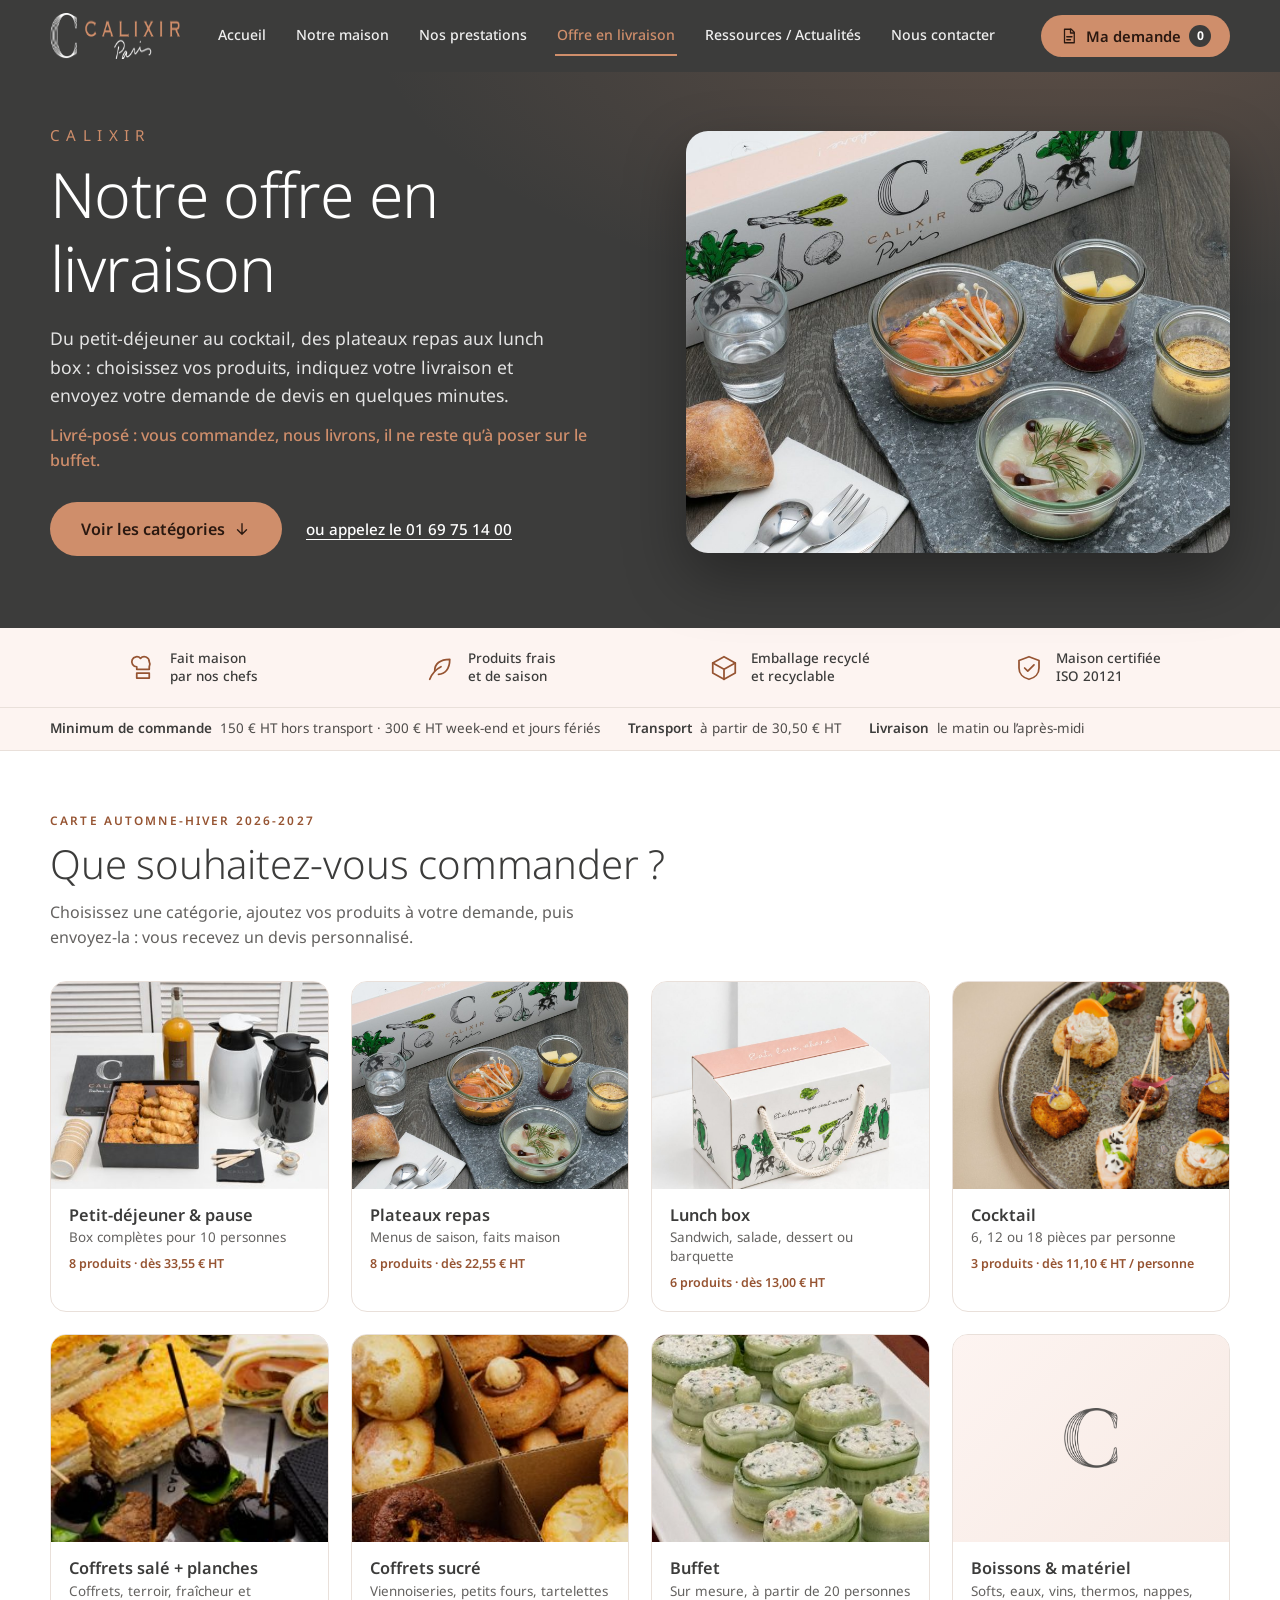
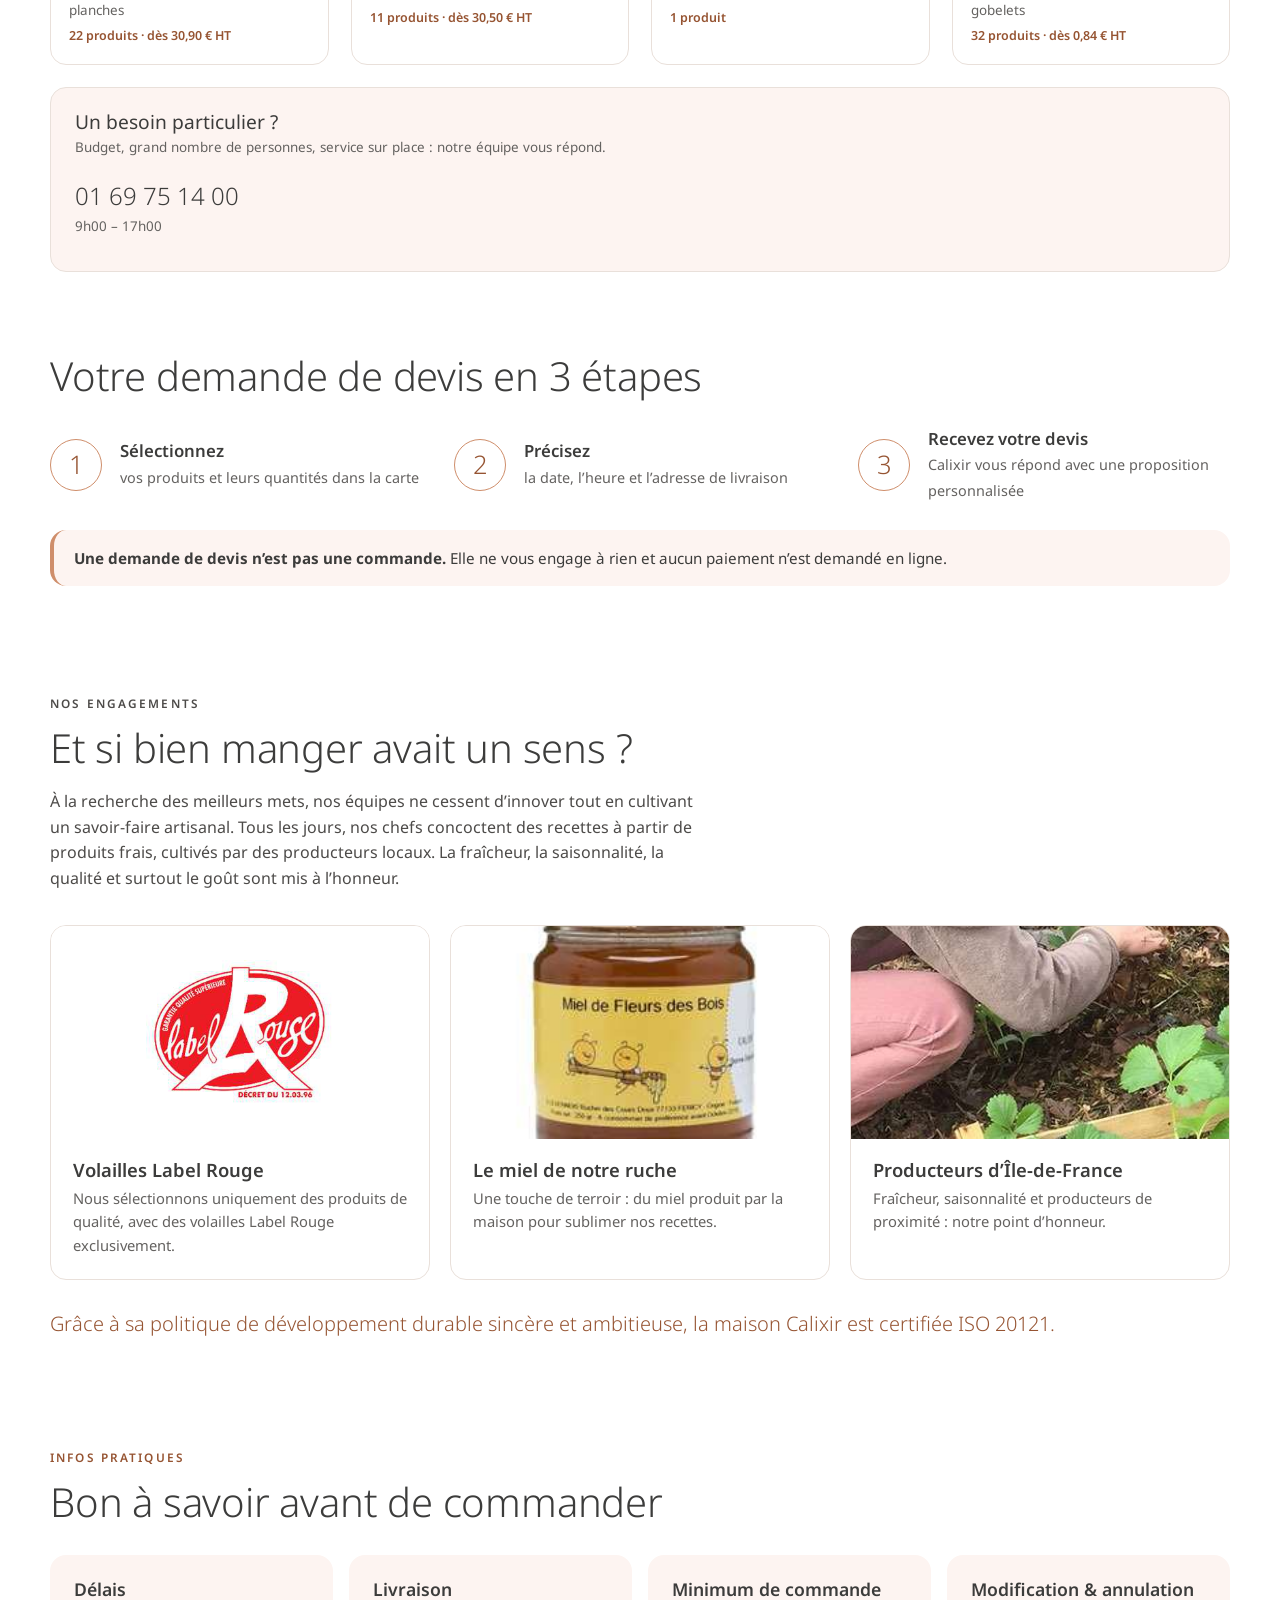
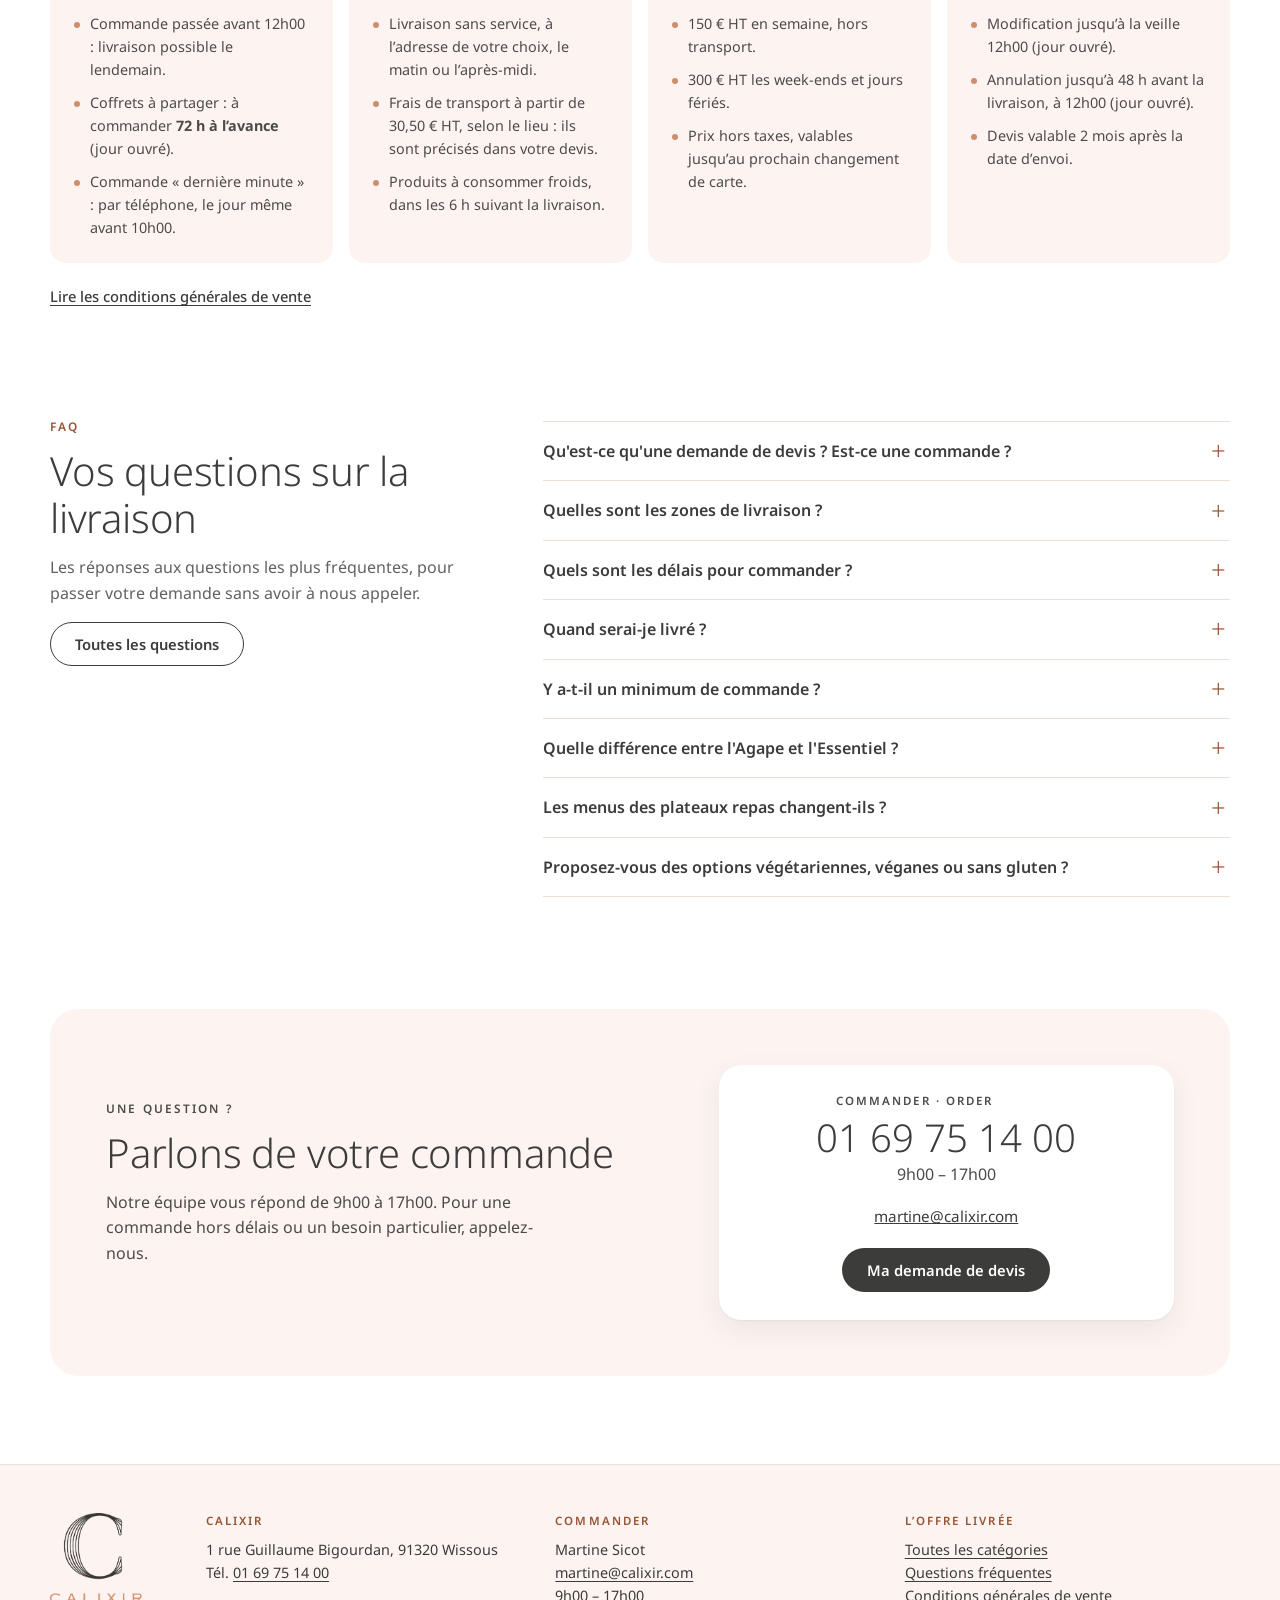
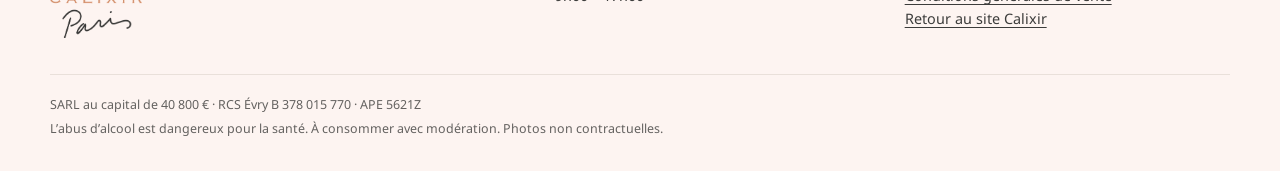
<file: index.html>
<!doctype html>
<html lang="fr">
<head>
<meta charset="utf-8">
<meta name="viewport" content="width=device-width, initial-scale=1">
<title>Offre livrée : plateaux repas et coffrets | Calixir Paris</title>
<meta name="description" content="Plateaux repas de saison, lunch box, petit-déjeuner, cocktail salé et douceurs livrés par Calixir. Sélectionnez vos produits et demandez votre devis."><link rel="canonical" href="https://www.calixir.com/offre-livree/"><meta name="robots" content="noindex, nofollow">
<meta name="theme-color" content="#3C3C3B">
<meta property="og:type" content="website">
<meta property="og:locale" content="fr_FR">
<meta property="og:site_name" content="Calixir Paris">
<meta property="og:title" content="Offre livrée : plateaux repas et coffrets | Calixir Paris">
<meta property="og:description" content="Plateaux repas de saison, lunch box, petit-déjeuner, cocktail salé et douceurs livrés par Calixir. Sélectionnez vos produits et demandez votre devis."><meta property="og:url" content="https://www.calixir.com/offre-livree/"><meta property="og:image" content="https://www.calixir.com/offre-livree/assets/img/produits/plateau-novembre.jpg"><link rel="icon" href="assets/img/brand/logo-c.png" type="image/png">
<link rel="apple-touch-icon" href="assets/img/brand/logo-c.png">
<link rel="preload" href="assets/fonts/noto-sans.woff2" as="font" type="font/woff2" crossorigin>
<link rel="stylesheet" href="assets/css/style.css?v=202610201644">
<script type="application/ld+json">{"@context":"https://schema.org","@type":"BreadcrumbList","itemListElement":[{"@type":"ListItem","position":1,"name":"Calixir","item":"https://www.calixir.com/"},{"@type":"ListItem","position":2,"name":"Offre livrée","item":"https://www.calixir.com/offre-livree/"}]}</script>
<script type="application/ld+json">{"@context":"https://schema.org","@type":"FAQPage","mainEntity":[{"@type":"Question","name":"Qu'est-ce qu'une demande de devis ? Est-ce une commande ?","acceptedAnswer":{"@type":"Answer","text":"Non. Votre demande n'est pas une commande et ne vous engage à rien. Calixir étudie votre sélection, puis vous répond par e-mail avec un devis personnalisé, valable 2 mois après la date d'envoi. La commande n'est définitive qu'une fois ce devis accepté et retourné."}},{"@type":"Question","name":"Quelles sont les zones de livraison ?","acceptedAnswer":{"@type":"Answer","text":"Calixir livre à Paris intra-muros, en petite couronne (Hauts-de-Seine, Seine-Saint-Denis, Val-de-Marne) et dans certaines zones de grande couronne, notamment l'Essonne. Les frais de transport démarrent à 30,50 € HT, dépendent de l'adresse de livraison et sont précisés dans votre devis."}},{"@type":"Question","name":"Quels sont les délais pour commander ?","acceptedAnswer":{"@type":"Answer","text":"Pour les commandes passées jusqu'à 12h00, la livraison peut se faire le lendemain. Les coffrets de la collection à partager se commandent 72 heures à l'avance (jour ouvré), à l'exception de certains produits disponibles à 48 heures. Une commande « dernière minute » est possible par téléphone le jour même avant 10h00, avec une majoration de 10 € HT. Pour une commande hors délais, contactez-nous."}},{"@type":"Question","name":"Quand serai-je livré ?","acceptedAnswer":{"@type":"Answer","text":"La livraison se fait le matin ou l'après-midi. Indiquez votre préférence et, si besoin, l'heure souhaitée : Calixir confirme le créneau dans son devis. Les créneaux sont de 2 heures (1 heure pour les petits-déjeuners, de 7h à 9h30). Dans les zones denses ou en cas de circulation difficile, le créneau peut être porté à 2 heures, voire davantage."}},{"@type":"Question","name":"Y a-t-il un minimum de commande ?","acceptedAnswer":{"@type":"Answer","text":"Oui : 150 € HT hors transport en semaine, et 300 € HT les week-ends et jours fériés. Les frais de transport, à partir de 30,50 € HT, s'ajoutent selon votre lieu de livraison."}},{"@type":"Question","name":"Quelle différence entre l'Agape et l'Essentiel ?","acceptedAnswer":{"@type":"Answer","text":"L'Agape comprend 4 plats (entrée, plat, fromage et dessert) et un verre. L'Essentiel comprend 3 plats, sans le fromage et sans verre. Les deux formules sont servies en bocaux individuels avec des couverts en inox et une boule de pain."}},{"@type":"Question","name":"Les menus des plateaux repas changent-ils ?","acceptedAnswer":{"@type":"Answer","text":"Oui, chaque mois. Seuls les plateaux-repas proposés pour le mois en cours sont disponibles à la vente ; l'offre est renouvelée chaque mois et les menus du mois suivant sont visibles à l'avance."}},{"@type":"Question","name":"Proposez-vous des options végétariennes, véganes ou sans gluten ?","acceptedAnswer":{"@type":"Answer","text":"Oui, ces recettes sont signalées sur la carte par un pictogramme (veggie, végan, sans gluten). Précisez vos régimes et vos allergies dans votre demande. Nos repas sont préparés dans un laboratoire où sont utilisés fruits à coque, poissons, crustacés, produits laitiers, soja, œufs et céréales : Calixir ne peut pas garantir l'absence totale d'allergènes. Aucune de nos préparations ne contient de gélatine de porc."}}]}</script>
</head>
<body data-page="home" data-root="">
<a class="skip" href="#contenu">Aller au contenu</a>
<header class="site-header" id="top">
  <div class="container header-inner">
    <a class="brand" href="https://www.calixir.com/" aria-label="Calixir Paris, retour au site principal">
      <img src="assets/img/brand/logo-horizontal-light.png" alt="Calixir Paris" width="412" height="96">
    </a>
    <nav class="main-nav" id="mainNav" aria-label="Menu principal Calixir">
      <a href="https://www.calixir.com/">Accueil</a>
      <a href="https://www.calixir.com/notre-maison/">Notre maison</a>
      <a href="https://www.calixir.com/prestations-servies/">Nos prestations</a>
      <a href="./" class="is-current" aria-current="page">Offre en livraison</a>
      <a href="https://www.calixir.com/blog/">Ressources / Actualités</a>
      <a href="https://www.calixir.com/contact/">Nous contacter</a>
    </nav>
    <button class="btn btn-copper cart-btn" type="button" data-action="open-quote" aria-label="Ouvrir ma demande de devis">
      <svg viewBox="0 0 24 24" width="18" height="18" fill="none" stroke="currentColor" stroke-width="1.7" stroke-linecap="round" stroke-linejoin="round" aria-hidden="true"><path d="M6 3h9l4 4v14H6z"/><path d="M14 3v5h5"/><path d="M9 13h7M9 17h5"/></svg>
      <span class="cart-btn-label">Ma demande</span>
      <span class="count" id="headerCount" hidden>0</span>
    </button>
    <button class="nav-toggle" type="button" aria-expanded="false" aria-controls="mainNav" aria-label="Menu">
      <svg viewBox="0 0 24 24" width="22" height="22" fill="none" stroke="currentColor" stroke-width="1.8" stroke-linecap="round" aria-hidden="true"><path d="M4 7h16M4 12h16M4 17h16"/></svg>
    </button>
  </div>
</header><main id="contenu">

<!-- ============ HÉROS ============ -->
<section class="band band-hero">
  <div class="container hero-grid">
    <div class="hero-copy">
      <p class="eyebrow eyebrow-light">Calixir</p>
      <h1>Notre offre en livraison</h1>
      <p class="lead">Du petit-déjeuner au cocktail, des plateaux repas aux lunch box : choisissez vos produits, indiquez votre livraison et envoyez votre demande de devis en quelques minutes.</p>
      <p class="lead-sub">Livré-posé : vous commandez, nous livrons, il ne reste qu’à poser sur le buffet.</p>
      <div class="hero-cta">
        <a class="btn btn-copper btn-lg" href="#categories">Voir les catégories
          <svg viewBox="0 0 24 24" width="18" height="18" fill="none" stroke="currentColor" stroke-width="1.8" stroke-linecap="round" stroke-linejoin="round" aria-hidden="true"><path d="M12 5v14M6 13l6 6 6-6"/></svg>
        </a>
        <a class="link-phone" href="tel:+33169751400">ou appelez le 01 69 75 14 00</a>
      </div>
    </div>
    <div class="hero-visual">
      <img src="assets/img/produits/plateau-novembre.jpg" alt="Plateau repas Calixir : bocaux individuels et boule de pain dans leur emballage recyclable" width="1200" height="809" fetchpriority="high">
    </div>
  </div>
</section>

<section class="trust-wrap" aria-label="Nos points forts">
  <div class="container">
    <ul class="trust">
      <li><svg viewBox="0 0 24 24" aria-hidden="true"><path d="M7 11a4 4 0 1 1 3-6.7A4 4 0 0 1 17 7a4 4 0 0 1 0 4v2H7z"/><path d="M7 16h10v4H7z"/></svg><span>Fait maison<br>par nos chefs</span></li>
      <li><svg viewBox="0 0 24 24" aria-hidden="true"><path d="M7 14c0-5 4-9 12-9 0 8-4 12-9 12"/><path d="M3 21c2-5 5-8 9-10"/></svg><span>Produits frais<br>et de saison</span></li>
      <li><svg viewBox="0 0 24 24" aria-hidden="true"><path d="M3 8l9-5 9 5v8l-9 5-9-5z"/><path d="M3 8l9 5 9-5M12 13v8"/></svg><span>Emballage recyclé<br>et recyclable</span></li>
      <li><svg viewBox="0 0 24 24" aria-hidden="true"><path d="M12 3l8 3v6c0 4.5-3.2 8-8 9-4.8-1-8-4.5-8-9V6z"/><path d="M8.5 12l2.5 2.5L16 9.5"/></svg><span>Maison certifiée<br>ISO 20121</span></li>
    </ul>
  </div>
</section>

<div class="infobar" role="note">
  <div class="container infobar-inner">
<span><strong>Minimum de commande</strong> 150 € HT hors transport · 300 € HT week-end et jours fériés</span><span><strong>Transport</strong> à partir de 30,50 € HT</span>    <span><strong>Livraison</strong> le matin ou l’après-midi</span>
  </div>
</div>
<!-- ============ CATÉGORIES ============ -->
<section id="categories" class="categories" aria-labelledby="catTitle">
  <div class="container">
    <p class="eyebrow">Carte Automne-Hiver 2026-2027</p>
    <h2 id="catTitle" class="h-section">Que souhaitez-vous commander ?</h2>
    <p class="muted section-lead">Choisissez une catégorie, ajoutez vos produits à votre demande, puis envoyez-la : vous recevez un devis personnalisé.</p>
    <ul class="cat-tiles">
      <li>
        <a class="cat-tile" href="petit-dejeuner-pause/" data-cat-link="petit-dejeuner-pause">
          <span class="cat-media">
<img src="assets/img/produits/pause-box-viennoiseries.jpg" alt="" width="452" height="299" loading="lazy" decoding="async">
            <span class="dot" hidden></span>
          </span>
          <span class="cat-body">
            <span class="cat-name">Petit-déjeuner &amp; pause</span>
            <span class="cat-sub">Box complètes pour 10 personnes</span>
            <span class="cat-meta">8 produits · dès 33,55 € HT</span>
          </span>
        </a>
      </li>
      <li>
        <a class="cat-tile" href="plateaux-repas/" data-cat-link="plateaux-repas">
          <span class="cat-media">
<img src="assets/img/produits/plateau-novembre.jpg" alt="" width="1200" height="809" loading="lazy" decoding="async">
            <span class="dot" hidden></span>
          </span>
          <span class="cat-body">
            <span class="cat-name">Plateaux repas</span>
            <span class="cat-sub">Menus de saison, faits maison</span>
            <span class="cat-meta">8 produits · dès 22,55 € HT</span>
          </span>
        </a>
      </li>
      <li>
        <a class="cat-tile" href="lunch-box/" data-cat-link="lunch-box">
          <span class="cat-media">
<img src="assets/img/produits/lunchbox-emballage.jpg" alt="" width="1024" height="1536" loading="lazy" decoding="async">
            <span class="dot" hidden></span>
          </span>
          <span class="cat-body">
            <span class="cat-name">Lunch box</span>
            <span class="cat-sub">Sandwich, salade, dessert ou barquette</span>
            <span class="cat-meta">6 produits · dès 13,00 € HT</span>
          </span>
        </a>
      </li>
      <li>
        <a class="cat-tile" href="cocktail/" data-cat-link="cocktail">
          <span class="cat-media">
<img src="assets/img/produits/cocktail-sale-photo.jpg" alt="" width="1200" height="1801" loading="lazy" decoding="async">
            <span class="dot" hidden></span>
          </span>
          <span class="cat-body">
            <span class="cat-name">Cocktail</span>
            <span class="cat-sub">6, 12 ou 18 pièces par personne</span>
            <span class="cat-meta">3 produits · dès 11,10 € HT / personne</span>
          </span>
        </a>
      </li>
      <li>
        <a class="cat-tile" href="coffrets-sale-planches/" data-cat-link="coffrets-sale-planches">
          <span class="cat-media">
<img src="assets/img/produits/cocktail-gm.jpg" alt="" width="237" height="308" loading="lazy" decoding="async">
            <span class="dot" hidden></span>
          </span>
          <span class="cat-body">
            <span class="cat-name">Coffrets salé + planches</span>
            <span class="cat-sub">Coffrets, terroir, fraîcheur et planches</span>
            <span class="cat-meta">22 produits · dès 30,90 € HT</span>
          </span>
        </a>
      </li>
      <li>
        <a class="cat-tile" href="coffrets-sucre/" data-cat-link="coffrets-sucre">
          <span class="cat-media">
<img src="assets/img/produits/douceur-so-moelleux.jpg" alt="" width="289" height="311" loading="lazy" decoding="async">
            <span class="dot" hidden></span>
          </span>
          <span class="cat-body">
            <span class="cat-name">Coffrets sucré</span>
            <span class="cat-sub">Viennoiseries, petits fours, tartelettes</span>
            <span class="cat-meta">11 produits · dès 30,50 € HT</span>
          </span>
        </a>
      </li>
      <li>
        <a class="cat-tile" href="buffet/" data-cat-link="buffet">
          <span class="cat-media">
<img src="assets/img/produits/buffet-2.jpg" alt="" width="410" height="630" loading="lazy" decoding="async">
            <span class="dot" hidden></span>
          </span>
          <span class="cat-body">
            <span class="cat-name">Buffet</span>
            <span class="cat-sub">Sur mesure, à partir de 20 personnes</span>
            <span class="cat-meta">1 produit</span>
          </span>
        </a>
      </li>
      <li>
        <a class="cat-tile" href="boissons-materiel/" data-cat-link="boissons-materiel">
          <span class="cat-media">
<span class="cat-mark"><img src="assets/img/brand/logo-c.png" alt="" width="60" height="66"></span>            <span class="dot" hidden></span>
          </span>
          <span class="cat-body">
            <span class="cat-name">Boissons &amp; matériel</span>
            <span class="cat-sub">Softs, eaux, vins, thermos, nappes, gobelets</span>
            <span class="cat-meta">32 produits · dès 0,84 € HT</span>
          </span>
        </a>
      </li>
      <li class="cat-help">
        <div>
          <p class="cat-name">Un besoin particulier ?</p>
          <p class="cat-sub">Budget, grand nombre de personnes, service sur place : notre équipe vous répond.</p>
          <a class="cat-phone" href="tel:+33169751400">01 69 75 14 00</a>
          <p class="cat-sub">9h00 – 17h00</p>
        </div>
      </li>
    </ul>
  </div>
</section>

<!-- ============ COMMENT ÇA MARCHE ============ -->
<section class="steps" aria-labelledby="stepsTitle">
  <div class="container">
    <h2 id="stepsTitle" class="h-section">Votre demande de devis en 3 étapes</h2>
    <ol class="steps-list">
      <li><span class="num">1</span><div><strong>Sélectionnez</strong><span>vos produits et leurs quantités dans la carte</span></div></li>
      <li><span class="num">2</span><div><strong>Précisez</strong><span>la date, l’heure et l’adresse de livraison</span></div></li>
      <li><span class="num">3</span><div><strong>Recevez votre devis</strong><span>Calixir vous répond avec une proposition personnalisée</span></div></li>
    </ol>
    <p class="steps-note"><strong>Une demande de devis n’est pas une commande.</strong> Elle ne vous engage à rien et aucun paiement n’est demandé en ligne.</p>
  </div>
</section>

<!-- ============ ENGAGEMENTS ============ -->
<section id="engagements" class="engagements" aria-labelledby="engTitle">
  <div class="container">
    <div class="eng-head">
      <p class="eyebrow">Nos engagements</p>
      <h2 id="engTitle" class="h-section">Et si bien manger avait un sens ?</h2>
      <p>À la recherche des meilleurs mets, nos équipes ne cessent d’innover tout en cultivant un savoir-faire artisanal. Tous les jours, nos chefs concoctent des recettes à partir de produits frais, cultivés par des producteurs locaux. La fraîcheur, la saisonnalité, la qualité et surtout le goût sont mis à l’honneur.</p>
    </div>
    <ul class="eng-cards">
      <li>
        <img src="assets/img/brand/label-rouge.png" alt="Logo Label Rouge" width="276" height="276" loading="lazy">
        <h3>Volailles Label Rouge</h3>
        <p>Nous sélectionnons uniquement des produits de qualité, avec des volailles Label Rouge exclusivement.</p>
      </li>
      <li>
        <img src="assets/img/brand/miel.jpg" alt="Pot de miel de fleurs des bois" width="277" height="277" loading="lazy">
        <h3>Le miel de notre ruche</h3>
        <p>Une touche de terroir : du miel produit par la maison pour sublimer nos recettes.</p>
      </li>
      <li>
        <img src="assets/img/brand/jardin.jpg" alt="Plantation de légumes chez un producteur local" width="365" height="451" loading="lazy">
        <h3>Producteurs d’Île-de-France</h3>
        <p>Fraîcheur, saisonnalité et producteurs de proximité : notre point d’honneur.</p>
      </li>
    </ul>
    <p class="eng-iso">Grâce à sa politique de développement durable sincère et ambitieuse, la maison Calixir est certifiée ISO 20121.</p>
  </div>
</section>

<!-- ============ INFOS PRATIQUES ============ -->
<section id="infos" class="infos" aria-labelledby="infosTitle">
  <div class="container">
    <p class="eyebrow">Infos pratiques</p>
    <h2 id="infosTitle" class="h-section">Bon à savoir avant de commander</h2>
    <div class="infos-grid">
      <article>
        <h3>Délais</h3>
        <ul>
          <li>Commande passée avant 12h00 : livraison possible le lendemain.</li>
          <li>Coffrets à partager : à commander <strong>72 h à l’avance</strong> (jour ouvré).</li>
          <li>Commande « dernière minute » : par téléphone, le jour même avant 10h00.</li>
        </ul>
      </article>
      <article>
        <h3>Livraison</h3>
        <ul>
          <li>Livraison sans service, à l’adresse de votre choix, le matin ou l’après-midi.</li>
          <li>Frais de transport à partir de 30,50 € HT, selon le lieu : ils sont précisés dans votre devis.</li>
          <li>Produits à consommer froids, dans les 6 h suivant la livraison.</li>
        </ul>
      </article>
      <article>
        <h3>Minimum de commande</h3>
        <ul>
          <li>150 € HT en semaine, hors transport.</li>
          <li>300 € HT les week-ends et jours fériés.</li>
          <li>Prix hors taxes, valables jusqu’au prochain changement de carte.</li>
        </ul>
      </article>
      <article>
        <h3>Modification & annulation</h3>
        <ul>
          <li>Modification jusqu’à la veille 12h00 (jour ouvré).</li>
          <li>Annulation jusqu’à 48 h avant la livraison, à 12h00 (jour ouvré).</li>
          <li>Devis valable 2 mois après la date d’envoi.</li>
        </ul>
      </article>
    </div>
    <p class="infos-link"><a href="cgv/">Lire les conditions générales de vente</a></p>
  </div>
</section>

<!-- ============ FAQ ============ -->
<section class="faq-home" aria-labelledby="faqTitle">
  <div class="container faq-wrap">
    <div>
      <p class="eyebrow">FAQ</p>
      <h2 id="faqTitle" class="h-section">Vos questions sur la livraison</h2>
      <p class="muted">Les réponses aux questions les plus fréquentes, pour passer votre demande sans avoir à nous appeler.</p>
      <p><a class="btn btn-ghost" href="faq/">Toutes les questions</a></p>
    </div>
    <div class="faq-list">
  <details class="faq-item">
    <summary>Qu&#39;est-ce qu&#39;une demande de devis ? Est-ce une commande ?</summary>
    <div class="faq-a"><p>Non. Votre demande n&#39;est pas une commande et ne vous engage à rien. Calixir étudie votre sélection, puis vous répond par e-mail avec un devis personnalisé, valable 2 mois après la date d&#39;envoi. La commande n&#39;est définitive qu&#39;une fois ce devis accepté et retourné.</p></div>
  </details>
  <details class="faq-item">
    <summary>Quelles sont les zones de livraison ?</summary>
    <div class="faq-a"><p>Calixir livre à Paris intra-muros, en petite couronne (Hauts-de-Seine, Seine-Saint-Denis, Val-de-Marne) et dans certaines zones de grande couronne, notamment l&#39;Essonne. Les frais de transport démarrent à 30,50 € HT, dépendent de l&#39;adresse de livraison et sont précisés dans votre devis.</p></div>
  </details>
  <details class="faq-item">
    <summary>Quels sont les délais pour commander ?</summary>
    <div class="faq-a"><p>Pour les commandes passées jusqu&#39;à 12h00, la livraison peut se faire le lendemain. Les coffrets de la collection à partager se commandent 72 heures à l&#39;avance (jour ouvré), à l&#39;exception de certains produits disponibles à 48 heures. Une commande « dernière minute » est possible par téléphone le jour même avant 10h00, avec une majoration de 10 € HT. Pour une commande hors délais, contactez-nous.</p></div>
  </details>
  <details class="faq-item">
    <summary>Quand serai-je livré ?</summary>
    <div class="faq-a"><p>La livraison se fait le matin ou l&#39;après-midi. Indiquez votre préférence et, si besoin, l&#39;heure souhaitée : Calixir confirme le créneau dans son devis. Les créneaux sont de 2 heures (1 heure pour les petits-déjeuners, de 7h à 9h30). Dans les zones denses ou en cas de circulation difficile, le créneau peut être porté à 2 heures, voire davantage.</p></div>
  </details>
  <details class="faq-item">
    <summary>Y a-t-il un minimum de commande ?</summary>
    <div class="faq-a"><p>Oui : 150 € HT hors transport en semaine, et 300 € HT les week-ends et jours fériés. Les frais de transport, à partir de 30,50 € HT, s&#39;ajoutent selon votre lieu de livraison.</p></div>
  </details>
  <details class="faq-item">
    <summary>Quelle différence entre l&#39;Agape et l&#39;Essentiel ?</summary>
    <div class="faq-a"><p>L&#39;Agape comprend 4 plats (entrée, plat, fromage et dessert) et un verre. L&#39;Essentiel comprend 3 plats, sans le fromage et sans verre. Les deux formules sont servies en bocaux individuels avec des couverts en inox et une boule de pain.</p></div>
  </details>
  <details class="faq-item">
    <summary>Les menus des plateaux repas changent-ils ?</summary>
    <div class="faq-a"><p>Oui, chaque mois. Seuls les plateaux-repas proposés pour le mois en cours sont disponibles à la vente ; l&#39;offre est renouvelée chaque mois et les menus du mois suivant sont visibles à l&#39;avance.</p></div>
  </details>
  <details class="faq-item">
    <summary>Proposez-vous des options végétariennes, véganes ou sans gluten ?</summary>
    <div class="faq-a"><p>Oui, ces recettes sont signalées sur la carte par un pictogramme (veggie, végan, sans gluten). Précisez vos régimes et vos allergies dans votre demande. Nos repas sont préparés dans un laboratoire où sont utilisés fruits à coque, poissons, crustacés, produits laitiers, soja, œufs et céréales : Calixir ne peut pas garantir l&#39;absence totale d&#39;allergènes. Aucune de nos préparations ne contient de gélatine de porc.</p></div>
  </details>
</div>

  </div>
</section>

<!-- ============ CONTACT ============ -->
<section id="contact" class="contact" aria-labelledby="contactTitle">
  <div class="container contact-inner">
    <div>
      <p class="eyebrow">Une question ?</p>
      <h2 id="contactTitle" class="h-section">Parlons de votre commande</h2>
      <p>Notre équipe vous répond de 9h00 à 17h00. Pour une commande hors délais ou un besoin particulier, appelez-nous.</p>
    </div>
    <div class="contact-card">
      <p class="contact-label">Commander · Order</p>
      <a class="contact-phone" href="tel:+33169751400">01 69 75 14 00</a>
      <p class="muted">9h00 – 17h00</p>
      <a class="contact-mail" href="mailto:martine@calixir.com">martine@calixir.com</a>
      <button class="btn btn-primary" type="button" data-action="open-quote">Ma demande de devis</button>
    </div>
  </div>
</section>
</main>
<footer class="site-footer">
  <div class="container footer-inner">
    <img class="footer-logo" src="assets/img/brand/logo.png" alt="Calixir Paris" width="517" height="700" loading="lazy">
    <div class="footer-cols">
      <div>
        <h2>Calixir</h2>
        <address>1 rue Guillaume Bigourdan, 91320 Wissous<br>Tél. <a href="tel:+33169751400">01 69 75 14 00</a></address>
      </div>
      <div>
        <h2>Commander</h2>
        <p>Martine Sicot<br><a href="mailto:martine@calixir.com">martine@calixir.com</a><br>9h00 – 17h00</p>
      </div>
      <div>
        <h2>L’offre livrée</h2>
        <p>
          <a href="./">Toutes les catégories</a><br>
          <a href="faq/">Questions fréquentes</a><br>
          <a href="cgv/">Conditions générales de vente</a><br>
          <a href="https://www.calixir.com/">Retour au site Calixir</a>
        </p>
      </div>
    </div>
  </div>
  <div class="container footer-legal">
    <p>SARL au capital de 40 800 € · RCS Évry B 378 015 770 · APE 5621Z</p>
    <p>L’abus d’alcool est dangereux pour la santé. À consommer avec modération. Photos non contractuelles.</p>
  </div>
</footer>
<div class="cart-bar" id="cartBar" hidden>
  <div class="cart-bar-inner">
    <div class="cart-bar-info">
      <strong id="barCount">0 produit</strong>
      <span id="barTotal">0,00 € HT</span>
    </div>
    <button class="btn btn-light" type="button" data-action="open-quote">Demander un devis</button>
  </div>
</div><!-- ============ FICHE PRODUIT ============ -->
<dialog id="productDialog" class="sheet" aria-labelledby="pdTitle">
  <div class="sheet-inner">
    <button class="icon-btn sheet-close" type="button" data-action="close-dialog" aria-label="Fermer">
      <svg viewBox="0 0 24 24" width="20" height="20" fill="none" stroke="currentColor" stroke-width="1.8" stroke-linecap="round" aria-hidden="true"><path d="M6 6l12 12M18 6L6 18"/></svg>
    </button>
    <div class="sheet-scroll" id="pdBody"></div>
    <div class="sheet-foot" id="pdFoot"></div>
  </div>
</dialog>

<!-- ============ DEMANDE DE DEVIS ============ -->
<dialog id="quoteDialog" class="drawer" aria-labelledby="qTitle">
  <div class="drawer-inner">
    <header class="drawer-head">
      <h2 id="qTitle">Ma demande de devis</h2>
      <button class="icon-btn" type="button" data-action="close-dialog" aria-label="Fermer">
        <svg viewBox="0 0 24 24" width="20" height="20" fill="none" stroke="currentColor" stroke-width="1.8" stroke-linecap="round" aria-hidden="true"><path d="M6 6l12 12M18 6L6 18"/></svg>
      </button>
    </header>
    <ol class="progress" id="qProgress" aria-label="Étapes de la demande">
      <li data-step="1"><span>1</span><em>Sélection</em></li>
      <li data-step="2"><span>2</span><em>Livraison</em></li>
      <li data-step="3"><span>3</span><em>Coordonnées</em></li>
      <li data-step="4"><span>4</span><em>Récapitulatif</em></li>
    </ol>

    <div class="drawer-body" id="qBody">
      <section data-step="1" id="qStep1"></section>

      <section data-step="2" id="qStep2" hidden>
        <h3 class="step-title">Quand et où livrer ?</h3>
        <div class="sel-slot"></div>
        <form class="form" novalidate autocomplete="on" onsubmit="return false">
          <div class="row2">
            <div class="field">
              <label for="f-date">Date de livraison</label>
              <input id="f-date" name="date" type="date" required>
            </div>
            <div class="field">
              <label for="f-guests">Nombre de personnes</label>
              <input id="f-guests" name="guests" type="number" min="1" inputmode="numeric" required>
            </div>
          </div>
          <p class="hint" id="dateHint" hidden></p>
          <fieldset class="field chips" id="slotField">
            <legend>Livraison</legend>
            <label class="chip"><input type="radio" name="slot" value="Matin" required><span>Le matin</span></label>
            <label class="chip"><input type="radio" name="slot" value="Après-midi"><span>L’après-midi</span></label>
          </fieldset>
          <div class="field">
            <label for="f-timeFrom">Heure précise souhaitée <span class="opt">(facultatif)</span></label>
            <input id="f-timeFrom" name="timeFrom" type="time">
          </div>
<p class="hint">Livraison le matin ou l&#39;après-midi. Le créneau précis est confirmé dans le devis.</p>          <p class="hint" id="timeHint" hidden></p>
          <div class="field">
            <label for="f-address">Adresse de livraison</label>
            <input id="f-address" name="address" type="text" autocomplete="street-address" required placeholder="Numéro et nom de la rue">
          </div>
          <div class="row2 row-zip">
            <div class="field">
              <label for="f-zip">Code postal</label>
              <input id="f-zip" name="zip" type="text" inputmode="numeric" pattern="[0-9]{5}" maxlength="5" autocomplete="postal-code" required>
            </div>
            <div class="field">
              <label for="f-city">Ville</label>
              <input id="f-city" name="city" type="text" autocomplete="address-level2" required>
            </div>
          </div>
          <div class="field">
            <label for="f-access">Instructions d’accès <span class="opt">(facultatif)</span></label>
            <textarea id="f-access" name="access" rows="2" placeholder="Étage, digicode, interlocuteur sur place, accès livreur…"></textarea>
          </div>
          <fieldset class="field chips">
            <legend>Régimes particuliers <span class="opt">(facultatif)</span></legend>
            <label class="chip"><input type="checkbox" name="diet" value="Végétarien"><span>Végétarien</span></label>
            <label class="chip"><input type="checkbox" name="diet" value="Végan"><span>Végan</span></label>
            <label class="chip"><input type="checkbox" name="diet" value="Sans gluten"><span>Sans gluten</span></label>
            <label class="chip"><input type="checkbox" name="diet" value="Sans porc"><span>Sans porc</span></label>
            <label class="chip"><input type="checkbox" name="diet" value="Allergies à préciser"><span>Allergies</span></label>
          </fieldset>
          <div class="field">
            <label for="f-notes">Commentaires <span class="opt">(facultatif)</span></label>
            <textarea id="f-notes" name="notes" rows="3" placeholder="Allergies, budget, besoin de matériel, commande récurrente…"></textarea>
          </div>
        </form>
      </section>

      <section data-step="3" id="qStep3" hidden>
        <h3 class="step-title">À qui envoyer le devis ?</h3>
        <div class="sel-slot"></div>
        <form class="form" novalidate autocomplete="on" onsubmit="return false">
          <div class="field">
            <label for="f-company">Société</label>
            <input id="f-company" name="company" type="text" autocomplete="organization" required>
          </div>
          <div class="row2">
            <div class="field">
              <label for="f-firstName">Prénom</label>
              <input id="f-firstName" name="firstName" type="text" autocomplete="given-name" required>
            </div>
            <div class="field">
              <label for="f-lastName">Nom</label>
              <input id="f-lastName" name="lastName" type="text" autocomplete="family-name" required>
            </div>
          </div>
          <div class="field">
            <label for="f-email">Adresse e-mail</label>
            <input id="f-email" name="email" type="email" autocomplete="email" required>
          </div>
          <div class="field">
            <label for="f-phone">Téléphone</label>
            <input id="f-phone" name="phone" type="tel" autocomplete="tel" required>
          </div>
          <div class="field">
            <label for="f-po">N° de bon de commande ou référence interne <span class="opt">(facultatif)</span></label>
            <input id="f-po" name="po" type="text">
          </div>
          <div class="field">
            <label class="check"><input type="checkbox" id="f-billDiff" name="billDiff"><span>L’adresse de facturation est différente</span></label>
          </div>
          <div class="field" id="billingField" hidden>
            <label for="f-billing">Nom et adresse de facturation</label>
            <textarea id="f-billing" name="billing" rows="3"></textarea>
          </div>
          <input class="hp" type="text" name="website" tabindex="-1" autocomplete="off" aria-hidden="true">
          <div class="field">
            <label class="check"><input type="checkbox" id="f-consent" name="consent" required><span>J’accepte que Calixir utilise ces informations pour répondre à ma demande de devis.</span></label>
            <p class="hint">Vos données servent uniquement à établir et suivre votre devis. Vous pouvez en demander la suppression à tout moment en écrivant à Calixir.</p>
          </div>
        </form>
      </section>

      <section data-step="4" id="qStep4" hidden></section>
      <section data-step="5" id="qStep5" hidden></section>
    </div>

    <footer class="drawer-foot" id="qFoot"></footer>
  </div>
</dialog><div id="printArea" aria-hidden="true"></div>
<div class="toast" id="toast" role="status" aria-live="polite" hidden></div>
<script src="assets/js/data.js?v=202610201644"></script>
<script src="assets/js/app.js?v=202610201644"></script>
</body>
</html>
</file>
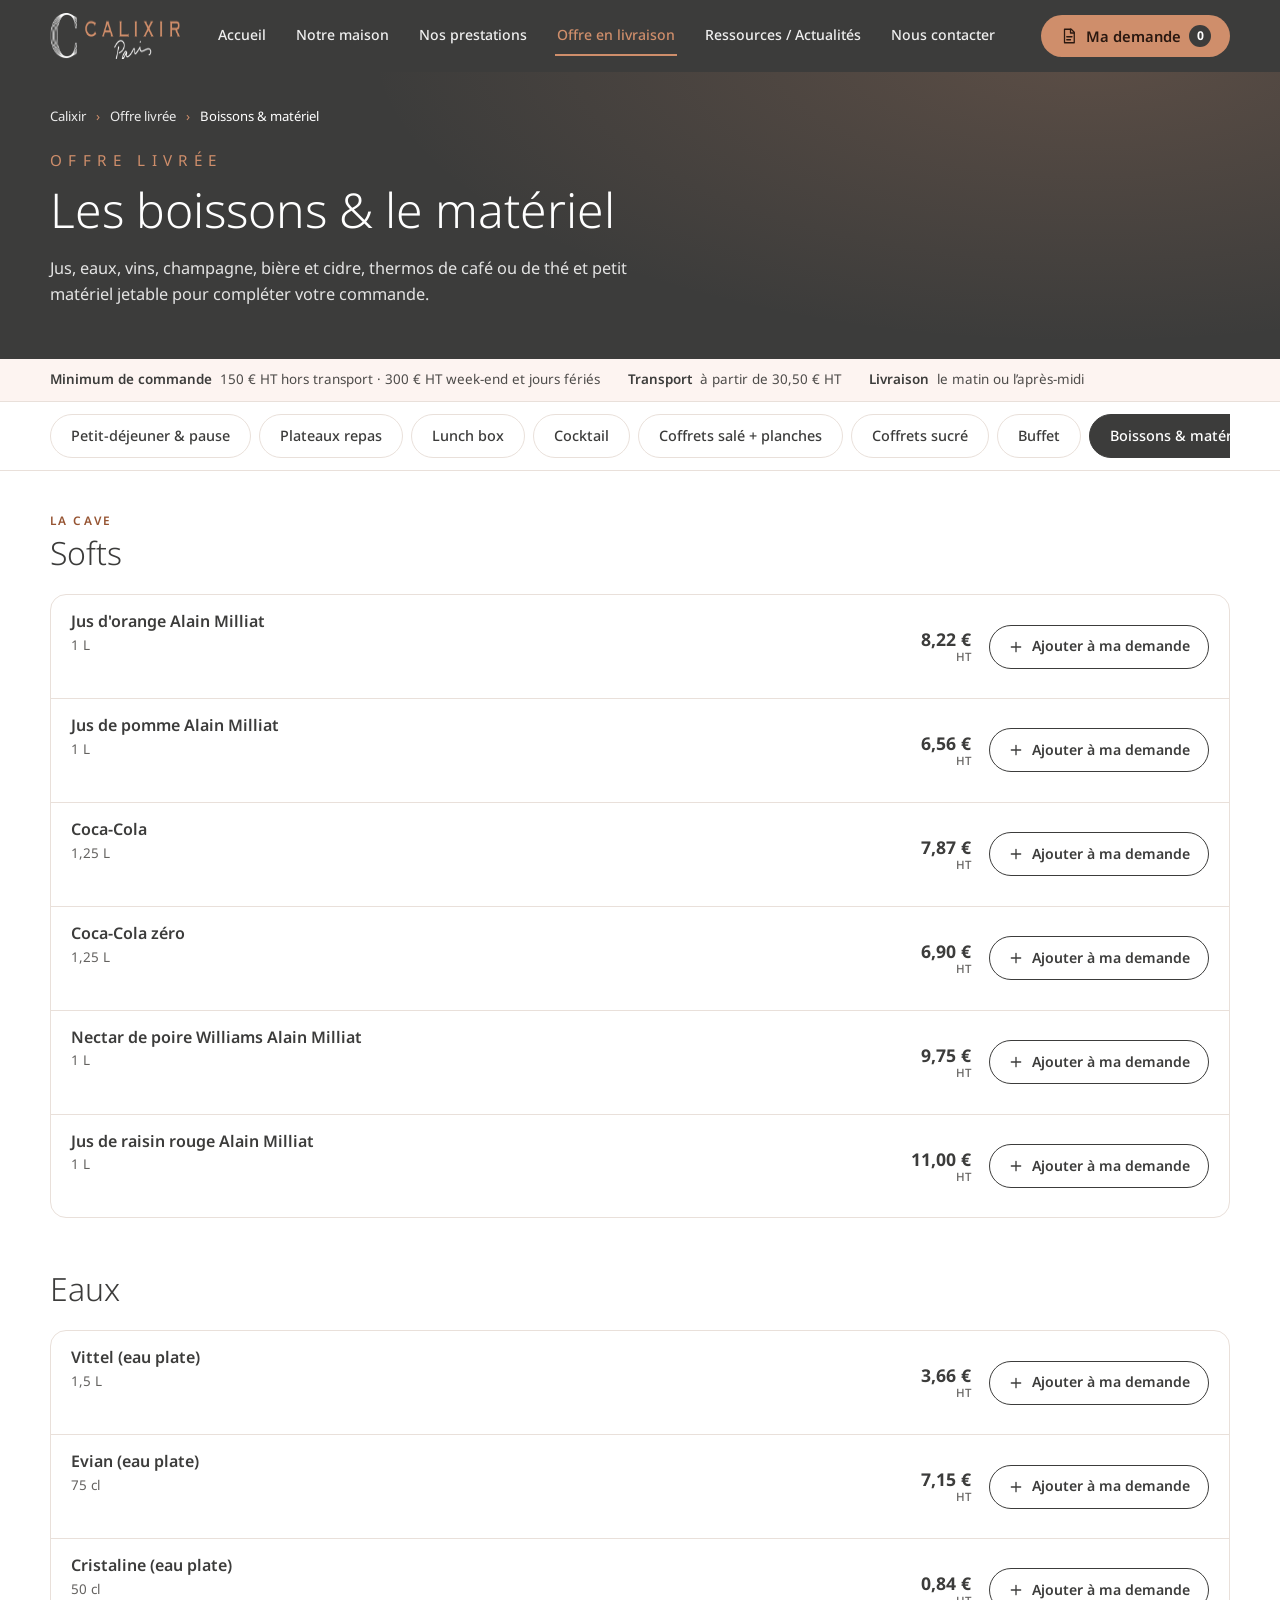
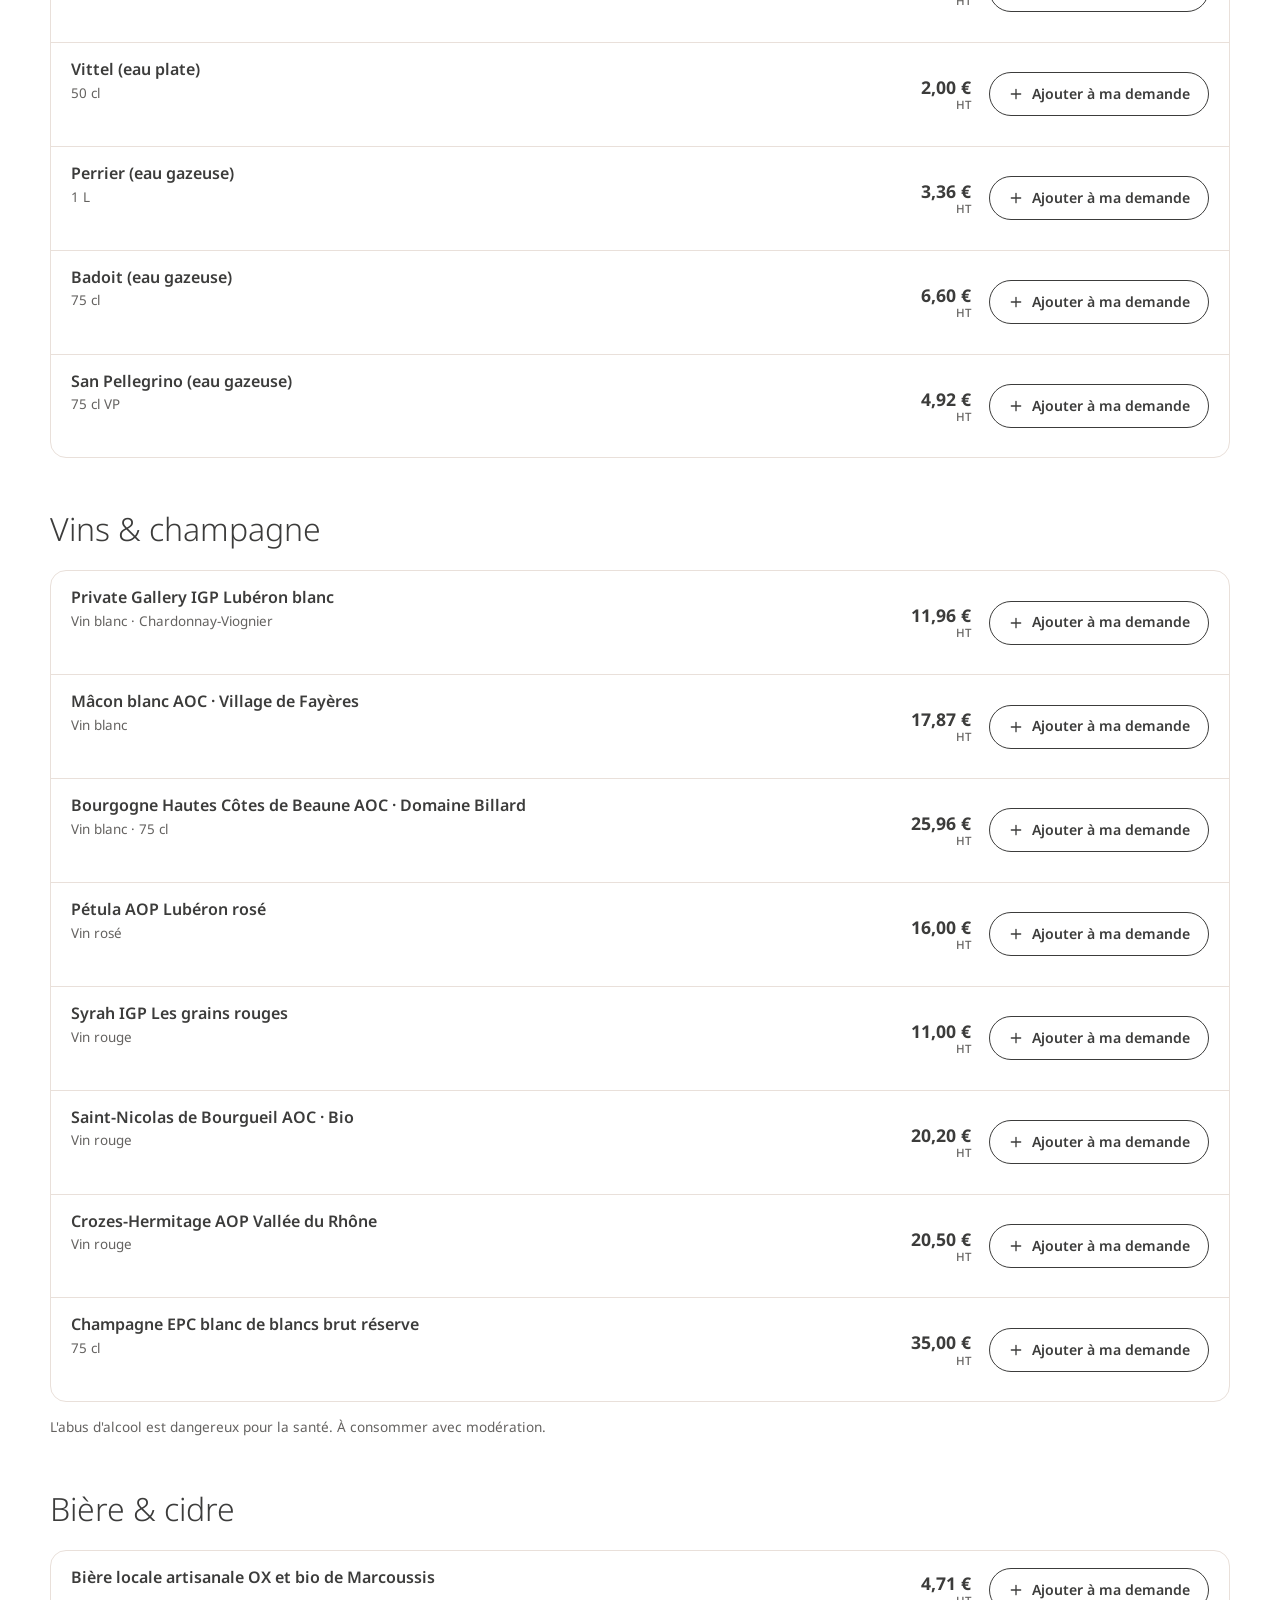
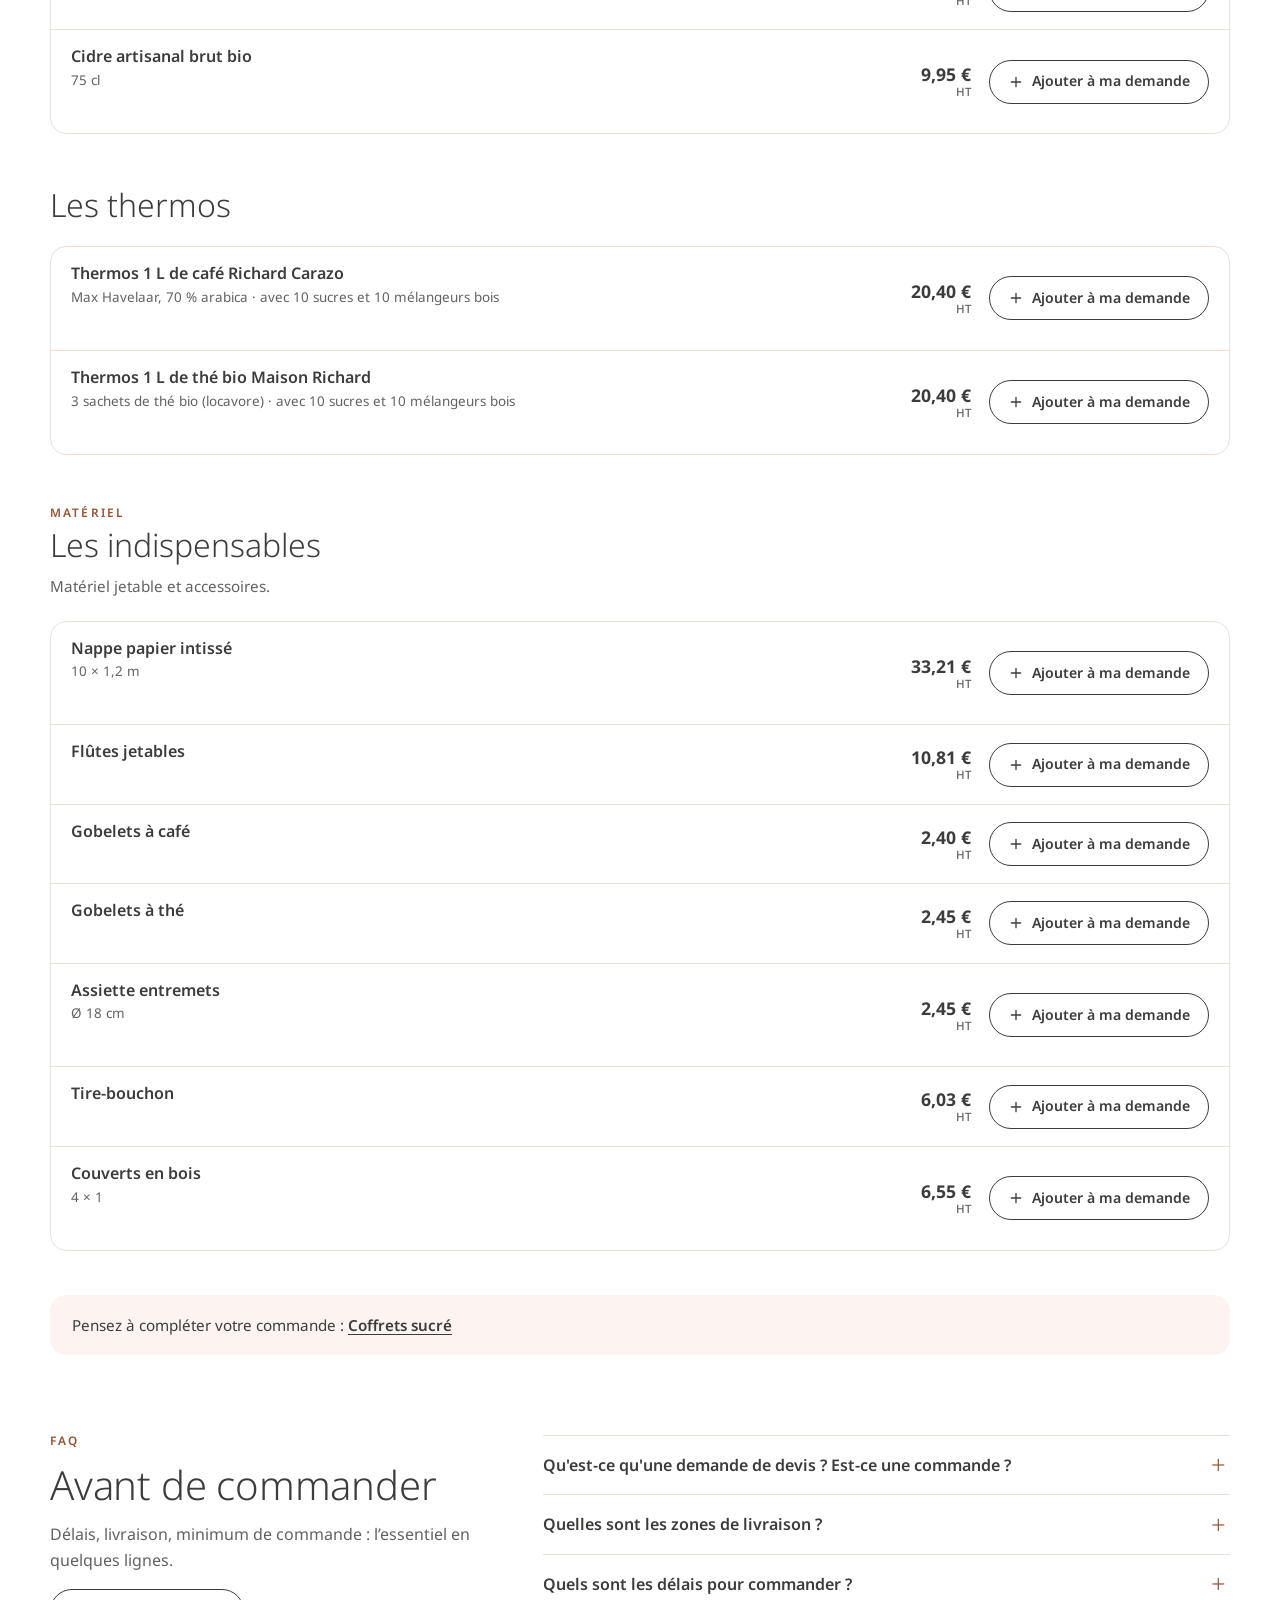
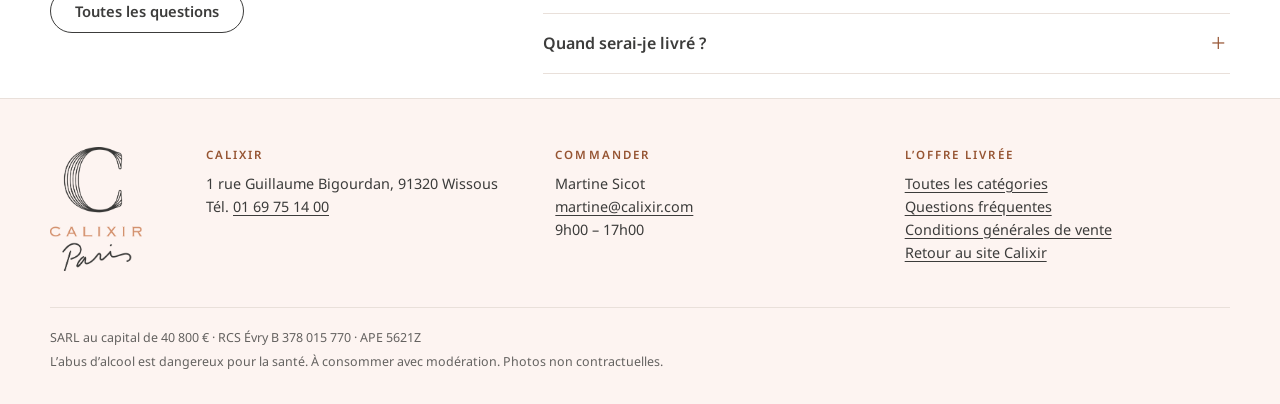
<file: boissons-materiel/index.html>
<!doctype html>
<html lang="fr">
<head>
<meta charset="utf-8">
<meta name="viewport" content="width=device-width, initial-scale=1">
<title>Les boissons &amp; le matériel | Offre livrée Calixir</title>
<meta name="description" content="Boissons et matériel livrés par Calixir : jus Alain Milliat, eaux, vins, champagne, bière locale, thermos, nappes et gobelets."><link rel="canonical" href="https://www.calixir.com/offre-livree/boissons-materiel/"><meta name="robots" content="noindex, nofollow">
<meta name="theme-color" content="#3C3C3B">
<meta property="og:type" content="website">
<meta property="og:locale" content="fr_FR">
<meta property="og:site_name" content="Calixir Paris">
<meta property="og:title" content="Les boissons &amp; le matériel | Offre livrée Calixir">
<meta property="og:description" content="Boissons et matériel livrés par Calixir : jus Alain Milliat, eaux, vins, champagne, bière locale, thermos, nappes et gobelets."><meta property="og:url" content="https://www.calixir.com/offre-livree/boissons-materiel/"><link rel="icon" href="../assets/img/brand/logo-c.png" type="image/png">
<link rel="apple-touch-icon" href="../assets/img/brand/logo-c.png">
<link rel="preload" href="../assets/fonts/noto-sans.woff2" as="font" type="font/woff2" crossorigin>
<link rel="stylesheet" href="../assets/css/style.css?v=202610201644">
<script type="application/ld+json">{"@context":"https://schema.org","@type":"BreadcrumbList","itemListElement":[{"@type":"ListItem","position":1,"name":"Calixir","item":"https://www.calixir.com/"},{"@type":"ListItem","position":2,"name":"Offre livrée","item":"https://www.calixir.com/offre-livree/"},{"@type":"ListItem","position":3,"name":"Boissons & matériel","item":"https://www.calixir.com/offre-livree/boissons-materiel/"}]}</script>
<script type="application/ld+json">{"@context":"https://schema.org","@type":"ItemList","name":"Les boissons & le matériel","itemListElement":[{"@type":"ListItem","position":1,"item":{"@type":"Product","name":"Jus d'orange Alain Milliat","offers":{"@type":"Offer","priceCurrency":"EUR","url":"https://www.calixir.com/offre-livree/boissons-materiel/#p-softs-soft-orange","availability":"https://schema.org/InStock","price":"8.22","priceSpecification":{"@type":"PriceSpecification","price":"8.22","priceCurrency":"EUR","valueAddedTaxIncluded":false}},"description":"1 L"}},{"@type":"ListItem","position":2,"item":{"@type":"Product","name":"Jus de pomme Alain Milliat","offers":{"@type":"Offer","priceCurrency":"EUR","url":"https://www.calixir.com/offre-livree/boissons-materiel/#p-softs-soft-pomme","availability":"https://schema.org/InStock","price":"6.56","priceSpecification":{"@type":"PriceSpecification","price":"6.56","priceCurrency":"EUR","valueAddedTaxIncluded":false}},"description":"1 L"}},{"@type":"ListItem","position":3,"item":{"@type":"Product","name":"Coca-Cola","offers":{"@type":"Offer","priceCurrency":"EUR","url":"https://www.calixir.com/offre-livree/boissons-materiel/#p-softs-soft-coca","availability":"https://schema.org/InStock","price":"7.87","priceSpecification":{"@type":"PriceSpecification","price":"7.87","priceCurrency":"EUR","valueAddedTaxIncluded":false}},"description":"1,25 L"}},{"@type":"ListItem","position":4,"item":{"@type":"Product","name":"Coca-Cola zéro","offers":{"@type":"Offer","priceCurrency":"EUR","url":"https://www.calixir.com/offre-livree/boissons-materiel/#p-softs-soft-coca-zero","availability":"https://schema.org/InStock","price":"6.90","priceSpecification":{"@type":"PriceSpecification","price":"6.90","priceCurrency":"EUR","valueAddedTaxIncluded":false}},"description":"1,25 L"}},{"@type":"ListItem","position":5,"item":{"@type":"Product","name":"Nectar de poire Williams Alain Milliat","offers":{"@type":"Offer","priceCurrency":"EUR","url":"https://www.calixir.com/offre-livree/boissons-materiel/#p-softs-soft-poire","availability":"https://schema.org/InStock","price":"9.75","priceSpecification":{"@type":"PriceSpecification","price":"9.75","priceCurrency":"EUR","valueAddedTaxIncluded":false}},"description":"1 L"}},{"@type":"ListItem","position":6,"item":{"@type":"Product","name":"Jus de raisin rouge Alain Milliat","offers":{"@type":"Offer","priceCurrency":"EUR","url":"https://www.calixir.com/offre-livree/boissons-materiel/#p-softs-soft-raisin","availability":"https://schema.org/InStock","price":"11.00","priceSpecification":{"@type":"PriceSpecification","price":"11.00","priceCurrency":"EUR","valueAddedTaxIncluded":false}},"description":"1 L"}},{"@type":"ListItem","position":7,"item":{"@type":"Product","name":"Vittel (eau plate)","offers":{"@type":"Offer","priceCurrency":"EUR","url":"https://www.calixir.com/offre-livree/boissons-materiel/#p-eaux-eau-vittel","availability":"https://schema.org/InStock","price":"3.66","priceSpecification":{"@type":"PriceSpecification","price":"3.66","priceCurrency":"EUR","valueAddedTaxIncluded":false}},"description":"1,5 L"}},{"@type":"ListItem","position":8,"item":{"@type":"Product","name":"Evian (eau plate)","offers":{"@type":"Offer","priceCurrency":"EUR","url":"https://www.calixir.com/offre-livree/boissons-materiel/#p-eaux-eau-evian","availability":"https://schema.org/InStock","price":"7.15","priceSpecification":{"@type":"PriceSpecification","price":"7.15","priceCurrency":"EUR","valueAddedTaxIncluded":false}},"description":"75 cl"}},{"@type":"ListItem","position":9,"item":{"@type":"Product","name":"Cristaline (eau plate)","offers":{"@type":"Offer","priceCurrency":"EUR","url":"https://www.calixir.com/offre-livree/boissons-materiel/#p-eaux-eau-cristaline","availability":"https://schema.org/InStock","price":"0.84","priceSpecification":{"@type":"PriceSpecification","price":"0.84","priceCurrency":"EUR","valueAddedTaxIncluded":false}},"description":"50 cl"}},{"@type":"ListItem","position":10,"item":{"@type":"Product","name":"Vittel (eau plate)","offers":{"@type":"Offer","priceCurrency":"EUR","url":"https://www.calixir.com/offre-livree/boissons-materiel/#p-eaux-eau-vittel-50","availability":"https://schema.org/InStock","price":"2.00","priceSpecification":{"@type":"PriceSpecification","price":"2.00","priceCurrency":"EUR","valueAddedTaxIncluded":false}},"description":"50 cl"}},{"@type":"ListItem","position":11,"item":{"@type":"Product","name":"Perrier (eau gazeuse)","offers":{"@type":"Offer","priceCurrency":"EUR","url":"https://www.calixir.com/offre-livree/boissons-materiel/#p-eaux-eau-perrier","availability":"https://schema.org/InStock","price":"3.36","priceSpecification":{"@type":"PriceSpecification","price":"3.36","priceCurrency":"EUR","valueAddedTaxIncluded":false}},"description":"1 L"}},{"@type":"ListItem","position":12,"item":{"@type":"Product","name":"Badoit (eau gazeuse)","offers":{"@type":"Offer","priceCurrency":"EUR","url":"https://www.calixir.com/offre-livree/boissons-materiel/#p-eaux-eau-badoit","availability":"https://schema.org/InStock","price":"6.60","priceSpecification":{"@type":"PriceSpecification","price":"6.60","priceCurrency":"EUR","valueAddedTaxIncluded":false}},"description":"75 cl"}},{"@type":"ListItem","position":13,"item":{"@type":"Product","name":"San Pellegrino (eau gazeuse)","offers":{"@type":"Offer","priceCurrency":"EUR","url":"https://www.calixir.com/offre-livree/boissons-materiel/#p-eaux-eau-pellegrino","availability":"https://schema.org/InStock","price":"4.92","priceSpecification":{"@type":"PriceSpecification","price":"4.92","priceCurrency":"EUR","valueAddedTaxIncluded":false}},"description":"75 cl VP"}},{"@type":"ListItem","position":14,"item":{"@type":"Product","name":"Private Gallery IGP Lubéron blanc","offers":{"@type":"Offer","priceCurrency":"EUR","url":"https://www.calixir.com/offre-livree/boissons-materiel/#p-vins-vin-luberon-blanc","availability":"https://schema.org/InStock","price":"11.96","priceSpecification":{"@type":"PriceSpecification","price":"11.96","priceCurrency":"EUR","valueAddedTaxIncluded":false}},"description":"Vin blanc · Chardonnay-Viognier"}},{"@type":"ListItem","position":15,"item":{"@type":"Product","name":"Mâcon blanc AOC · Village de Fayères","offers":{"@type":"Offer","priceCurrency":"EUR","url":"https://www.calixir.com/offre-livree/boissons-materiel/#p-vins-vin-macon","availability":"https://schema.org/InStock","price":"17.87","priceSpecification":{"@type":"PriceSpecification","price":"17.87","priceCurrency":"EUR","valueAddedTaxIncluded":false}},"description":"Vin blanc"}},{"@type":"ListItem","position":16,"item":{"@type":"Product","name":"Bourgogne Hautes Côtes de Beaune AOC · Domaine Billard","offers":{"@type":"Offer","priceCurrency":"EUR","url":"https://www.calixir.com/offre-livree/boissons-materiel/#p-vins-vin-bourgogne-blanc","availability":"https://schema.org/InStock","price":"25.96","priceSpecification":{"@type":"PriceSpecification","price":"25.96","priceCurrency":"EUR","valueAddedTaxIncluded":false}},"description":"Vin blanc · 75 cl"}},{"@type":"ListItem","position":17,"item":{"@type":"Product","name":"Pétula AOP Lubéron rosé","offers":{"@type":"Offer","priceCurrency":"EUR","url":"https://www.calixir.com/offre-livree/boissons-materiel/#p-vins-vin-petula","availability":"https://schema.org/InStock","price":"16.00","priceSpecification":{"@type":"PriceSpecification","price":"16.00","priceCurrency":"EUR","valueAddedTaxIncluded":false}},"description":"Vin rosé"}},{"@type":"ListItem","position":18,"item":{"@type":"Product","name":"Syrah IGP Les grains rouges","offers":{"@type":"Offer","priceCurrency":"EUR","url":"https://www.calixir.com/offre-livree/boissons-materiel/#p-vins-vin-syrah","availability":"https://schema.org/InStock","price":"11.00","priceSpecification":{"@type":"PriceSpecification","price":"11.00","priceCurrency":"EUR","valueAddedTaxIncluded":false}},"description":"Vin rouge"}},{"@type":"ListItem","position":19,"item":{"@type":"Product","name":"Saint-Nicolas de Bourgueil AOC · Bio","offers":{"@type":"Offer","priceCurrency":"EUR","url":"https://www.calixir.com/offre-livree/boissons-materiel/#p-vins-vin-bourgueil","availability":"https://schema.org/InStock","price":"20.20","priceSpecification":{"@type":"PriceSpecification","price":"20.20","priceCurrency":"EUR","valueAddedTaxIncluded":false}},"description":"Vin rouge"}},{"@type":"ListItem","position":20,"item":{"@type":"Product","name":"Crozes-Hermitage AOP Vallée du Rhône","offers":{"@type":"Offer","priceCurrency":"EUR","url":"https://www.calixir.com/offre-livree/boissons-materiel/#p-vins-vin-crozes","availability":"https://schema.org/InStock","price":"20.50","priceSpecification":{"@type":"PriceSpecification","price":"20.50","priceCurrency":"EUR","valueAddedTaxIncluded":false}},"description":"Vin rouge"}},{"@type":"ListItem","position":21,"item":{"@type":"Product","name":"Champagne EPC blanc de blancs brut réserve","offers":{"@type":"Offer","priceCurrency":"EUR","url":"https://www.calixir.com/offre-livree/boissons-materiel/#p-vins-champagne-epc","availability":"https://schema.org/InStock","price":"35.00","priceSpecification":{"@type":"PriceSpecification","price":"35.00","priceCurrency":"EUR","valueAddedTaxIncluded":false}},"description":"75 cl"}},{"@type":"ListItem","position":22,"item":{"@type":"Product","name":"Bière locale artisanale OX et bio de Marcoussis","offers":{"@type":"Offer","priceCurrency":"EUR","url":"https://www.calixir.com/offre-livree/boissons-materiel/#p-autres-biere-ox","availability":"https://schema.org/InStock","price":"4.71","priceSpecification":{"@type":"PriceSpecification","price":"4.71","priceCurrency":"EUR","valueAddedTaxIncluded":false}}}},{"@type":"ListItem","position":23,"item":{"@type":"Product","name":"Cidre artisanal brut bio","offers":{"@type":"Offer","priceCurrency":"EUR","url":"https://www.calixir.com/offre-livree/boissons-materiel/#p-autres-cidre-brut","availability":"https://schema.org/InStock","price":"9.95","priceSpecification":{"@type":"PriceSpecification","price":"9.95","priceCurrency":"EUR","valueAddedTaxIncluded":false}},"description":"75 cl"}},{"@type":"ListItem","position":24,"item":{"@type":"Product","name":"Thermos 1 L de café Richard Carazo","offers":{"@type":"Offer","priceCurrency":"EUR","url":"https://www.calixir.com/offre-livree/boissons-materiel/#p-thermos-thermos-cafe","availability":"https://schema.org/InStock","price":"20.40","priceSpecification":{"@type":"PriceSpecification","price":"20.40","priceCurrency":"EUR","valueAddedTaxIncluded":false}},"description":"Max Havelaar, 70 % arabica · avec 10 sucres et 10 mélangeurs bois"}},{"@type":"ListItem","position":25,"item":{"@type":"Product","name":"Thermos 1 L de thé bio Maison Richard","offers":{"@type":"Offer","priceCurrency":"EUR","url":"https://www.calixir.com/offre-livree/boissons-materiel/#p-thermos-thermos-the","availability":"https://schema.org/InStock","price":"20.40","priceSpecification":{"@type":"PriceSpecification","price":"20.40","priceCurrency":"EUR","valueAddedTaxIncluded":false}},"description":"3 sachets de thé bio (locavore) · avec 10 sucres et 10 mélangeurs bois"}},{"@type":"ListItem","position":26,"item":{"@type":"Product","name":"Nappe papier intissé","offers":{"@type":"Offer","priceCurrency":"EUR","url":"https://www.calixir.com/offre-livree/boissons-materiel/#p-indispensables-ind-nappe","availability":"https://schema.org/InStock","price":"33.21","priceSpecification":{"@type":"PriceSpecification","price":"33.21","priceCurrency":"EUR","valueAddedTaxIncluded":false}},"description":"10 × 1,2 m"}},{"@type":"ListItem","position":27,"item":{"@type":"Product","name":"Flûtes jetables","offers":{"@type":"Offer","priceCurrency":"EUR","url":"https://www.calixir.com/offre-livree/boissons-materiel/#p-indispensables-ind-flutes","availability":"https://schema.org/InStock","price":"10.81","priceSpecification":{"@type":"PriceSpecification","price":"10.81","priceCurrency":"EUR","valueAddedTaxIncluded":false}}}},{"@type":"ListItem","position":28,"item":{"@type":"Product","name":"Gobelets à café","offers":{"@type":"Offer","priceCurrency":"EUR","url":"https://www.calixir.com/offre-livree/boissons-materiel/#p-indispensables-ind-gobelet-cafe","availability":"https://schema.org/InStock","price":"2.40","priceSpecification":{"@type":"PriceSpecification","price":"2.40","priceCurrency":"EUR","valueAddedTaxIncluded":false}}}},{"@type":"ListItem","position":29,"item":{"@type":"Product","name":"Gobelets à thé","offers":{"@type":"Offer","priceCurrency":"EUR","url":"https://www.calixir.com/offre-livree/boissons-materiel/#p-indispensables-ind-gobelet-the","availability":"https://schema.org/InStock","price":"2.45","priceSpecification":{"@type":"PriceSpecification","price":"2.45","priceCurrency":"EUR","valueAddedTaxIncluded":false}}}},{"@type":"ListItem","position":30,"item":{"@type":"Product","name":"Assiette entremets","offers":{"@type":"Offer","priceCurrency":"EUR","url":"https://www.calixir.com/offre-livree/boissons-materiel/#p-indispensables-ind-assiette","availability":"https://schema.org/InStock","price":"2.45","priceSpecification":{"@type":"PriceSpecification","price":"2.45","priceCurrency":"EUR","valueAddedTaxIncluded":false}},"description":"Ø 18 cm"}},{"@type":"ListItem","position":31,"item":{"@type":"Product","name":"Tire-bouchon","offers":{"@type":"Offer","priceCurrency":"EUR","url":"https://www.calixir.com/offre-livree/boissons-materiel/#p-indispensables-ind-tirebouchon","availability":"https://schema.org/InStock","price":"6.03","priceSpecification":{"@type":"PriceSpecification","price":"6.03","priceCurrency":"EUR","valueAddedTaxIncluded":false}}}},{"@type":"ListItem","position":32,"item":{"@type":"Product","name":"Couverts en bois","offers":{"@type":"Offer","priceCurrency":"EUR","url":"https://www.calixir.com/offre-livree/boissons-materiel/#p-indispensables-ind-couverts","availability":"https://schema.org/InStock","price":"6.55","priceSpecification":{"@type":"PriceSpecification","price":"6.55","priceCurrency":"EUR","valueAddedTaxIncluded":false}},"description":"4 × 1"}}]}</script>
</head>
<body data-page="category" data-root="../" data-cat="boissons-materiel">
<a class="skip" href="#contenu">Aller au contenu</a>
<header class="site-header" id="top">
  <div class="container header-inner">
    <a class="brand" href="https://www.calixir.com/" aria-label="Calixir Paris, retour au site principal">
      <img src="../assets/img/brand/logo-horizontal-light.png" alt="Calixir Paris" width="412" height="96">
    </a>
    <nav class="main-nav" id="mainNav" aria-label="Menu principal Calixir">
      <a href="https://www.calixir.com/">Accueil</a>
      <a href="https://www.calixir.com/notre-maison/">Notre maison</a>
      <a href="https://www.calixir.com/prestations-servies/">Nos prestations</a>
      <a href="../" class="is-current">Offre en livraison</a>
      <a href="https://www.calixir.com/blog/">Ressources / Actualités</a>
      <a href="https://www.calixir.com/contact/">Nous contacter</a>
    </nav>
    <button class="btn btn-copper cart-btn" type="button" data-action="open-quote" aria-label="Ouvrir ma demande de devis">
      <svg viewBox="0 0 24 24" width="18" height="18" fill="none" stroke="currentColor" stroke-width="1.7" stroke-linecap="round" stroke-linejoin="round" aria-hidden="true"><path d="M6 3h9l4 4v14H6z"/><path d="M14 3v5h5"/><path d="M9 13h7M9 17h5"/></svg>
      <span class="cart-btn-label">Ma demande</span>
      <span class="count" id="headerCount" hidden>0</span>
    </button>
    <button class="nav-toggle" type="button" aria-expanded="false" aria-controls="mainNav" aria-label="Menu">
      <svg viewBox="0 0 24 24" width="22" height="22" fill="none" stroke="currentColor" stroke-width="1.8" stroke-linecap="round" aria-hidden="true"><path d="M4 7h16M4 12h16M4 17h16"/></svg>
    </button>
  </div>
</header><main id="contenu">

<section class="band band-page">
  <div class="container">
    <nav class="breadcrumb" aria-label="Fil d’Ariane">
      <ol>
        <li><a href="https://www.calixir.com/">Calixir</a></li>
        <li><a href="../">Offre livrée</a></li>
        <li aria-current="page">Boissons &amp; matériel</li>
      </ol>
    </nav>
    <p class="eyebrow eyebrow-light">Offre livrée</p>
    <h1>Les boissons &amp; le matériel</h1>
<p class="lead">Jus, eaux, vins, champagne, bière et cidre, thermos de café ou de thé et petit matériel jetable pour compléter votre commande.</p>  </div>
</section>

<div class="infobar" role="note">
  <div class="container infobar-inner">
<span><strong>Minimum de commande</strong> 150 € HT hors transport · 300 € HT week-end et jours fériés</span><span><strong>Transport</strong> à partir de 30,50 € HT</span>    <span><strong>Livraison</strong> le matin ou l’après-midi</span>
  </div>
</div>
<div class="catnav-bar" id="catNav">
  <div class="container">
    <nav class="catnav" aria-label="Catégories de la carte">
      <a href="../petit-dejeuner-pause/" data-cat-link="petit-dejeuner-pause">Petit-déjeuner &amp; pause<span class="dot" hidden></span></a>
      <a href="../plateaux-repas/" data-cat-link="plateaux-repas">Plateaux repas<span class="dot" hidden></span></a>
      <a href="../lunch-box/" data-cat-link="lunch-box">Lunch box<span class="dot" hidden></span></a>
      <a href="../cocktail/" data-cat-link="cocktail">Cocktail<span class="dot" hidden></span></a>
      <a href="../coffrets-sale-planches/" data-cat-link="coffrets-sale-planches">Coffrets salé + planches<span class="dot" hidden></span></a>
      <a href="../coffrets-sucre/" data-cat-link="coffrets-sucre">Coffrets sucré<span class="dot" hidden></span></a>
      <a href="../buffet/" data-cat-link="buffet">Buffet<span class="dot" hidden></span></a>
      <a href="./" data-cat-link="boissons-materiel" aria-current="page" class="is-active">Boissons &amp; matériel<span class="dot" hidden></span></a>
    </nav>
  </div>
</div>

<div class="container catalog">


  <section class="group" aria-labelledby="g-softs" id="softs">
  <div class="group-head">
<p class="eyebrow">La cave</p>    <h2 id="g-softs">Softs</h2>
  </div>
  <div class="rows-wrap">
    <ul class="rows"><li class="row" data-id="soft-orange" id="p-softs-soft-orange">
  <div class="row-info">
    <h3 class="row-name">Jus d&#39;orange Alain Milliat</h3>
<p class="row-sub">1 L</p>    
    <span class="in-cart-inline" hidden></span>
  </div>
  <div class="row-act"><span class="price"><b>8,22 €</b><small>HT</small></span>
<div class="ctrl" data-ctrl="soft-orange"><button type="button" class="add-btn" data-action="add" data-id="soft-orange"><svg viewBox="0 0 24 24" aria-hidden="true"><path d="M12 5v14M5 12h14"/></svg>Ajouter à ma demande</button></div>
</div>
</li>
<li class="row" data-id="soft-pomme" id="p-softs-soft-pomme">
  <div class="row-info">
    <h3 class="row-name">Jus de pomme Alain Milliat</h3>
<p class="row-sub">1 L</p>    
    <span class="in-cart-inline" hidden></span>
  </div>
  <div class="row-act"><span class="price"><b>6,56 €</b><small>HT</small></span>
<div class="ctrl" data-ctrl="soft-pomme"><button type="button" class="add-btn" data-action="add" data-id="soft-pomme"><svg viewBox="0 0 24 24" aria-hidden="true"><path d="M12 5v14M5 12h14"/></svg>Ajouter à ma demande</button></div>
</div>
</li>
<li class="row" data-id="soft-coca" id="p-softs-soft-coca">
  <div class="row-info">
    <h3 class="row-name">Coca-Cola</h3>
<p class="row-sub">1,25 L</p>    
    <span class="in-cart-inline" hidden></span>
  </div>
  <div class="row-act"><span class="price"><b>7,87 €</b><small>HT</small></span>
<div class="ctrl" data-ctrl="soft-coca"><button type="button" class="add-btn" data-action="add" data-id="soft-coca"><svg viewBox="0 0 24 24" aria-hidden="true"><path d="M12 5v14M5 12h14"/></svg>Ajouter à ma demande</button></div>
</div>
</li>
<li class="row" data-id="soft-coca-zero" id="p-softs-soft-coca-zero">
  <div class="row-info">
    <h3 class="row-name">Coca-Cola zéro</h3>
<p class="row-sub">1,25 L</p>    
    <span class="in-cart-inline" hidden></span>
  </div>
  <div class="row-act"><span class="price"><b>6,90 €</b><small>HT</small></span>
<div class="ctrl" data-ctrl="soft-coca-zero"><button type="button" class="add-btn" data-action="add" data-id="soft-coca-zero"><svg viewBox="0 0 24 24" aria-hidden="true"><path d="M12 5v14M5 12h14"/></svg>Ajouter à ma demande</button></div>
</div>
</li>
<li class="row" data-id="soft-poire" id="p-softs-soft-poire">
  <div class="row-info">
    <h3 class="row-name">Nectar de poire Williams Alain Milliat</h3>
<p class="row-sub">1 L</p>    
    <span class="in-cart-inline" hidden></span>
  </div>
  <div class="row-act"><span class="price"><b>9,75 €</b><small>HT</small></span>
<div class="ctrl" data-ctrl="soft-poire"><button type="button" class="add-btn" data-action="add" data-id="soft-poire"><svg viewBox="0 0 24 24" aria-hidden="true"><path d="M12 5v14M5 12h14"/></svg>Ajouter à ma demande</button></div>
</div>
</li>
<li class="row" data-id="soft-raisin" id="p-softs-soft-raisin">
  <div class="row-info">
    <h3 class="row-name">Jus de raisin rouge Alain Milliat</h3>
<p class="row-sub">1 L</p>    
    <span class="in-cart-inline" hidden></span>
  </div>
  <div class="row-act"><span class="price"><b>11,00 €</b><small>HT</small></span>
<div class="ctrl" data-ctrl="soft-raisin"><button type="button" class="add-btn" data-action="add" data-id="soft-raisin"><svg viewBox="0 0 24 24" aria-hidden="true"><path d="M12 5v14M5 12h14"/></svg>Ajouter à ma demande</button></div>
</div>
</li>
</ul>
  </div>
</section>

  <section class="group" aria-labelledby="g-eaux" id="eaux">
  <div class="group-head">
    <h2 id="g-eaux">Eaux</h2>
  </div>
  <div class="rows-wrap">
    <ul class="rows"><li class="row" data-id="eau-vittel" id="p-eaux-eau-vittel">
  <div class="row-info">
    <h3 class="row-name">Vittel (eau plate)</h3>
<p class="row-sub">1,5 L</p>    
    <span class="in-cart-inline" hidden></span>
  </div>
  <div class="row-act"><span class="price"><b>3,66 €</b><small>HT</small></span>
<div class="ctrl" data-ctrl="eau-vittel"><button type="button" class="add-btn" data-action="add" data-id="eau-vittel"><svg viewBox="0 0 24 24" aria-hidden="true"><path d="M12 5v14M5 12h14"/></svg>Ajouter à ma demande</button></div>
</div>
</li>
<li class="row" data-id="eau-evian" id="p-eaux-eau-evian">
  <div class="row-info">
    <h3 class="row-name">Evian (eau plate)</h3>
<p class="row-sub">75 cl</p>    
    <span class="in-cart-inline" hidden></span>
  </div>
  <div class="row-act"><span class="price"><b>7,15 €</b><small>HT</small></span>
<div class="ctrl" data-ctrl="eau-evian"><button type="button" class="add-btn" data-action="add" data-id="eau-evian"><svg viewBox="0 0 24 24" aria-hidden="true"><path d="M12 5v14M5 12h14"/></svg>Ajouter à ma demande</button></div>
</div>
</li>
<li class="row" data-id="eau-cristaline" id="p-eaux-eau-cristaline">
  <div class="row-info">
    <h3 class="row-name">Cristaline (eau plate)</h3>
<p class="row-sub">50 cl</p>    
    <span class="in-cart-inline" hidden></span>
  </div>
  <div class="row-act"><span class="price"><b>0,84 €</b><small>HT</small></span>
<div class="ctrl" data-ctrl="eau-cristaline"><button type="button" class="add-btn" data-action="add" data-id="eau-cristaline"><svg viewBox="0 0 24 24" aria-hidden="true"><path d="M12 5v14M5 12h14"/></svg>Ajouter à ma demande</button></div>
</div>
</li>
<li class="row" data-id="eau-vittel-50" id="p-eaux-eau-vittel-50">
  <div class="row-info">
    <h3 class="row-name">Vittel (eau plate)</h3>
<p class="row-sub">50 cl</p>    
    <span class="in-cart-inline" hidden></span>
  </div>
  <div class="row-act"><span class="price"><b>2,00 €</b><small>HT</small></span>
<div class="ctrl" data-ctrl="eau-vittel-50"><button type="button" class="add-btn" data-action="add" data-id="eau-vittel-50"><svg viewBox="0 0 24 24" aria-hidden="true"><path d="M12 5v14M5 12h14"/></svg>Ajouter à ma demande</button></div>
</div>
</li>
<li class="row" data-id="eau-perrier" id="p-eaux-eau-perrier">
  <div class="row-info">
    <h3 class="row-name">Perrier (eau gazeuse)</h3>
<p class="row-sub">1 L</p>    
    <span class="in-cart-inline" hidden></span>
  </div>
  <div class="row-act"><span class="price"><b>3,36 €</b><small>HT</small></span>
<div class="ctrl" data-ctrl="eau-perrier"><button type="button" class="add-btn" data-action="add" data-id="eau-perrier"><svg viewBox="0 0 24 24" aria-hidden="true"><path d="M12 5v14M5 12h14"/></svg>Ajouter à ma demande</button></div>
</div>
</li>
<li class="row" data-id="eau-badoit" id="p-eaux-eau-badoit">
  <div class="row-info">
    <h3 class="row-name">Badoit (eau gazeuse)</h3>
<p class="row-sub">75 cl</p>    
    <span class="in-cart-inline" hidden></span>
  </div>
  <div class="row-act"><span class="price"><b>6,60 €</b><small>HT</small></span>
<div class="ctrl" data-ctrl="eau-badoit"><button type="button" class="add-btn" data-action="add" data-id="eau-badoit"><svg viewBox="0 0 24 24" aria-hidden="true"><path d="M12 5v14M5 12h14"/></svg>Ajouter à ma demande</button></div>
</div>
</li>
<li class="row" data-id="eau-pellegrino" id="p-eaux-eau-pellegrino">
  <div class="row-info">
    <h3 class="row-name">San Pellegrino (eau gazeuse)</h3>
<p class="row-sub">75 cl VP</p>    
    <span class="in-cart-inline" hidden></span>
  </div>
  <div class="row-act"><span class="price"><b>4,92 €</b><small>HT</small></span>
<div class="ctrl" data-ctrl="eau-pellegrino"><button type="button" class="add-btn" data-action="add" data-id="eau-pellegrino"><svg viewBox="0 0 24 24" aria-hidden="true"><path d="M12 5v14M5 12h14"/></svg>Ajouter à ma demande</button></div>
</div>
</li>
</ul>
  </div>
</section>

  <section class="group" aria-labelledby="g-vins" id="vins">
  <div class="group-head">
    <h2 id="g-vins">Vins &amp; champagne</h2>
  </div>
  <div class="rows-wrap">
    <ul class="rows"><li class="row" data-id="vin-luberon-blanc" id="p-vins-vin-luberon-blanc">
  <div class="row-info">
    <h3 class="row-name">Private Gallery IGP Lubéron blanc</h3>
<p class="row-sub">Vin blanc · Chardonnay-Viognier</p>    
    <span class="in-cart-inline" hidden></span>
  </div>
  <div class="row-act"><span class="price"><b>11,96 €</b><small>HT</small></span>
<div class="ctrl" data-ctrl="vin-luberon-blanc"><button type="button" class="add-btn" data-action="add" data-id="vin-luberon-blanc"><svg viewBox="0 0 24 24" aria-hidden="true"><path d="M12 5v14M5 12h14"/></svg>Ajouter à ma demande</button></div>
</div>
</li>
<li class="row" data-id="vin-macon" id="p-vins-vin-macon">
  <div class="row-info">
    <h3 class="row-name">Mâcon blanc AOC · Village de Fayères</h3>
<p class="row-sub">Vin blanc</p>    
    <span class="in-cart-inline" hidden></span>
  </div>
  <div class="row-act"><span class="price"><b>17,87 €</b><small>HT</small></span>
<div class="ctrl" data-ctrl="vin-macon"><button type="button" class="add-btn" data-action="add" data-id="vin-macon"><svg viewBox="0 0 24 24" aria-hidden="true"><path d="M12 5v14M5 12h14"/></svg>Ajouter à ma demande</button></div>
</div>
</li>
<li class="row" data-id="vin-bourgogne-blanc" id="p-vins-vin-bourgogne-blanc">
  <div class="row-info">
    <h3 class="row-name">Bourgogne Hautes Côtes de Beaune AOC · Domaine Billard</h3>
<p class="row-sub">Vin blanc · 75 cl</p>    
    <span class="in-cart-inline" hidden></span>
  </div>
  <div class="row-act"><span class="price"><b>25,96 €</b><small>HT</small></span>
<div class="ctrl" data-ctrl="vin-bourgogne-blanc"><button type="button" class="add-btn" data-action="add" data-id="vin-bourgogne-blanc"><svg viewBox="0 0 24 24" aria-hidden="true"><path d="M12 5v14M5 12h14"/></svg>Ajouter à ma demande</button></div>
</div>
</li>
<li class="row" data-id="vin-petula" id="p-vins-vin-petula">
  <div class="row-info">
    <h3 class="row-name">Pétula AOP Lubéron rosé</h3>
<p class="row-sub">Vin rosé</p>    
    <span class="in-cart-inline" hidden></span>
  </div>
  <div class="row-act"><span class="price"><b>16,00 €</b><small>HT</small></span>
<div class="ctrl" data-ctrl="vin-petula"><button type="button" class="add-btn" data-action="add" data-id="vin-petula"><svg viewBox="0 0 24 24" aria-hidden="true"><path d="M12 5v14M5 12h14"/></svg>Ajouter à ma demande</button></div>
</div>
</li>
<li class="row" data-id="vin-syrah" id="p-vins-vin-syrah">
  <div class="row-info">
    <h3 class="row-name">Syrah IGP Les grains rouges</h3>
<p class="row-sub">Vin rouge</p>    
    <span class="in-cart-inline" hidden></span>
  </div>
  <div class="row-act"><span class="price"><b>11,00 €</b><small>HT</small></span>
<div class="ctrl" data-ctrl="vin-syrah"><button type="button" class="add-btn" data-action="add" data-id="vin-syrah"><svg viewBox="0 0 24 24" aria-hidden="true"><path d="M12 5v14M5 12h14"/></svg>Ajouter à ma demande</button></div>
</div>
</li>
<li class="row" data-id="vin-bourgueil" id="p-vins-vin-bourgueil">
  <div class="row-info">
    <h3 class="row-name">Saint-Nicolas de Bourgueil AOC · Bio</h3>
<p class="row-sub">Vin rouge</p>    
    <span class="in-cart-inline" hidden></span>
  </div>
  <div class="row-act"><span class="price"><b>20,20 €</b><small>HT</small></span>
<div class="ctrl" data-ctrl="vin-bourgueil"><button type="button" class="add-btn" data-action="add" data-id="vin-bourgueil"><svg viewBox="0 0 24 24" aria-hidden="true"><path d="M12 5v14M5 12h14"/></svg>Ajouter à ma demande</button></div>
</div>
</li>
<li class="row" data-id="vin-crozes" id="p-vins-vin-crozes">
  <div class="row-info">
    <h3 class="row-name">Crozes-Hermitage AOP Vallée du Rhône</h3>
<p class="row-sub">Vin rouge</p>    
    <span class="in-cart-inline" hidden></span>
  </div>
  <div class="row-act"><span class="price"><b>20,50 €</b><small>HT</small></span>
<div class="ctrl" data-ctrl="vin-crozes"><button type="button" class="add-btn" data-action="add" data-id="vin-crozes"><svg viewBox="0 0 24 24" aria-hidden="true"><path d="M12 5v14M5 12h14"/></svg>Ajouter à ma demande</button></div>
</div>
</li>
<li class="row" data-id="champagne-epc" id="p-vins-champagne-epc">
  <div class="row-info">
    <h3 class="row-name">Champagne EPC blanc de blancs brut réserve</h3>
<p class="row-sub">75 cl</p>    
    <span class="in-cart-inline" hidden></span>
  </div>
  <div class="row-act"><span class="price"><b>35,00 €</b><small>HT</small></span>
<div class="ctrl" data-ctrl="champagne-epc"><button type="button" class="add-btn" data-action="add" data-id="champagne-epc"><svg viewBox="0 0 24 24" aria-hidden="true"><path d="M12 5v14M5 12h14"/></svg>Ajouter à ma demande</button></div>
</div>
</li>
</ul>
  </div>
<p class="group-note">L&#39;abus d&#39;alcool est dangereux pour la santé. À consommer avec modération.</p></section>

  <section class="group" aria-labelledby="g-autres" id="autres">
  <div class="group-head">
    <h2 id="g-autres">Bière &amp; cidre</h2>
  </div>
  <div class="rows-wrap">
    <ul class="rows"><li class="row" data-id="biere-ox" id="p-autres-biere-ox">
  <div class="row-info">
    <h3 class="row-name">Bière locale artisanale OX et bio de Marcoussis</h3>
    
    <span class="in-cart-inline" hidden></span>
  </div>
  <div class="row-act"><span class="price"><b>4,71 €</b><small>HT</small></span>
<div class="ctrl" data-ctrl="biere-ox"><button type="button" class="add-btn" data-action="add" data-id="biere-ox"><svg viewBox="0 0 24 24" aria-hidden="true"><path d="M12 5v14M5 12h14"/></svg>Ajouter à ma demande</button></div>
</div>
</li>
<li class="row" data-id="cidre-brut" id="p-autres-cidre-brut">
  <div class="row-info">
    <h3 class="row-name">Cidre artisanal brut bio</h3>
<p class="row-sub">75 cl</p>    
    <span class="in-cart-inline" hidden></span>
  </div>
  <div class="row-act"><span class="price"><b>9,95 €</b><small>HT</small></span>
<div class="ctrl" data-ctrl="cidre-brut"><button type="button" class="add-btn" data-action="add" data-id="cidre-brut"><svg viewBox="0 0 24 24" aria-hidden="true"><path d="M12 5v14M5 12h14"/></svg>Ajouter à ma demande</button></div>
</div>
</li>
</ul>
  </div>
</section>

  <section class="group" aria-labelledby="g-thermos" id="thermos">
  <div class="group-head">
    <h2 id="g-thermos">Les thermos</h2>
  </div>
  <div class="rows-wrap">
    <ul class="rows"><li class="row" data-id="thermos-cafe" id="p-thermos-thermos-cafe">
  <div class="row-info">
    <h3 class="row-name">Thermos 1 L de café Richard Carazo</h3>
<p class="row-sub">Max Havelaar, 70 % arabica · avec 10 sucres et 10 mélangeurs bois</p>    
    <span class="in-cart-inline" hidden></span>
  </div>
  <div class="row-act"><span class="price"><b>20,40 €</b><small>HT</small></span>
<div class="ctrl" data-ctrl="thermos-cafe"><button type="button" class="add-btn" data-action="add" data-id="thermos-cafe"><svg viewBox="0 0 24 24" aria-hidden="true"><path d="M12 5v14M5 12h14"/></svg>Ajouter à ma demande</button></div>
</div>
</li>
<li class="row" data-id="thermos-the" id="p-thermos-thermos-the">
  <div class="row-info">
    <h3 class="row-name">Thermos 1 L de thé bio Maison Richard</h3>
<p class="row-sub">3 sachets de thé bio (locavore) · avec 10 sucres et 10 mélangeurs bois</p>    
    <span class="in-cart-inline" hidden></span>
  </div>
  <div class="row-act"><span class="price"><b>20,40 €</b><small>HT</small></span>
<div class="ctrl" data-ctrl="thermos-the"><button type="button" class="add-btn" data-action="add" data-id="thermos-the"><svg viewBox="0 0 24 24" aria-hidden="true"><path d="M12 5v14M5 12h14"/></svg>Ajouter à ma demande</button></div>
</div>
</li>
</ul>
  </div>
</section>

  <section class="group" aria-labelledby="g-indispensables" id="indispensables">
  <div class="group-head">
<p class="eyebrow">Matériel</p>    <h2 id="g-indispensables">Les indispensables</h2>
<p class="intro">Matériel jetable et accessoires.</p>  </div>
  <div class="rows-wrap">
    <ul class="rows"><li class="row" data-id="ind-nappe" id="p-indispensables-ind-nappe">
  <div class="row-info">
    <h3 class="row-name">Nappe papier intissé</h3>
<p class="row-sub">10 × 1,2 m</p>    
    <span class="in-cart-inline" hidden></span>
  </div>
  <div class="row-act"><span class="price"><b>33,21 €</b><small>HT</small></span>
<div class="ctrl" data-ctrl="ind-nappe"><button type="button" class="add-btn" data-action="add" data-id="ind-nappe"><svg viewBox="0 0 24 24" aria-hidden="true"><path d="M12 5v14M5 12h14"/></svg>Ajouter à ma demande</button></div>
</div>
</li>
<li class="row" data-id="ind-flutes" id="p-indispensables-ind-flutes">
  <div class="row-info">
    <h3 class="row-name">Flûtes jetables</h3>
    
    <span class="in-cart-inline" hidden></span>
  </div>
  <div class="row-act"><span class="price"><b>10,81 €</b><small>HT</small></span>
<div class="ctrl" data-ctrl="ind-flutes"><button type="button" class="add-btn" data-action="add" data-id="ind-flutes"><svg viewBox="0 0 24 24" aria-hidden="true"><path d="M12 5v14M5 12h14"/></svg>Ajouter à ma demande</button></div>
</div>
</li>
<li class="row" data-id="ind-gobelet-cafe" id="p-indispensables-ind-gobelet-cafe">
  <div class="row-info">
    <h3 class="row-name">Gobelets à café</h3>
    
    <span class="in-cart-inline" hidden></span>
  </div>
  <div class="row-act"><span class="price"><b>2,40 €</b><small>HT</small></span>
<div class="ctrl" data-ctrl="ind-gobelet-cafe"><button type="button" class="add-btn" data-action="add" data-id="ind-gobelet-cafe"><svg viewBox="0 0 24 24" aria-hidden="true"><path d="M12 5v14M5 12h14"/></svg>Ajouter à ma demande</button></div>
</div>
</li>
<li class="row" data-id="ind-gobelet-the" id="p-indispensables-ind-gobelet-the">
  <div class="row-info">
    <h3 class="row-name">Gobelets à thé</h3>
    
    <span class="in-cart-inline" hidden></span>
  </div>
  <div class="row-act"><span class="price"><b>2,45 €</b><small>HT</small></span>
<div class="ctrl" data-ctrl="ind-gobelet-the"><button type="button" class="add-btn" data-action="add" data-id="ind-gobelet-the"><svg viewBox="0 0 24 24" aria-hidden="true"><path d="M12 5v14M5 12h14"/></svg>Ajouter à ma demande</button></div>
</div>
</li>
<li class="row" data-id="ind-assiette" id="p-indispensables-ind-assiette">
  <div class="row-info">
    <h3 class="row-name">Assiette entremets</h3>
<p class="row-sub">Ø 18 cm</p>    
    <span class="in-cart-inline" hidden></span>
  </div>
  <div class="row-act"><span class="price"><b>2,45 €</b><small>HT</small></span>
<div class="ctrl" data-ctrl="ind-assiette"><button type="button" class="add-btn" data-action="add" data-id="ind-assiette"><svg viewBox="0 0 24 24" aria-hidden="true"><path d="M12 5v14M5 12h14"/></svg>Ajouter à ma demande</button></div>
</div>
</li>
<li class="row" data-id="ind-tirebouchon" id="p-indispensables-ind-tirebouchon">
  <div class="row-info">
    <h3 class="row-name">Tire-bouchon</h3>
    
    <span class="in-cart-inline" hidden></span>
  </div>
  <div class="row-act"><span class="price"><b>6,03 €</b><small>HT</small></span>
<div class="ctrl" data-ctrl="ind-tirebouchon"><button type="button" class="add-btn" data-action="add" data-id="ind-tirebouchon"><svg viewBox="0 0 24 24" aria-hidden="true"><path d="M12 5v14M5 12h14"/></svg>Ajouter à ma demande</button></div>
</div>
</li>
<li class="row" data-id="ind-couverts" id="p-indispensables-ind-couverts">
  <div class="row-info">
    <h3 class="row-name">Couverts en bois</h3>
<p class="row-sub">4 × 1</p>    
    <span class="in-cart-inline" hidden></span>
  </div>
  <div class="row-act"><span class="price"><b>6,55 €</b><small>HT</small></span>
<div class="ctrl" data-ctrl="ind-couverts"><button type="button" class="add-btn" data-action="add" data-id="ind-couverts"><svg viewBox="0 0 24 24" aria-hidden="true"><path d="M12 5v14M5 12h14"/></svg>Ajouter à ma demande</button></div>
</div>
</li>
</ul>
  </div>
</section>



  <div class="hint-box">
    Pensez à compléter votre commande :
<a href="../coffrets-sucre/">Coffrets sucré</a>  </div>
</div>

<section class="faq-home faq-cat" aria-labelledby="faqTitle">
  <div class="container faq-wrap">
    <div>
      <p class="eyebrow">FAQ</p>
      <h2 id="faqTitle" class="h-section">Avant de commander</h2>
      <p class="muted">Délais, livraison, minimum de commande : l’essentiel en quelques lignes.</p>
      <p><a class="btn btn-ghost" href="../faq/">Toutes les questions</a></p>
    </div>
    <div class="faq-list">
  <details class="faq-item">
    <summary>Qu&#39;est-ce qu&#39;une demande de devis ? Est-ce une commande ?</summary>
    <div class="faq-a"><p>Non. Votre demande n&#39;est pas une commande et ne vous engage à rien. Calixir étudie votre sélection, puis vous répond par e-mail avec un devis personnalisé, valable 2 mois après la date d&#39;envoi. La commande n&#39;est définitive qu&#39;une fois ce devis accepté et retourné.</p></div>
  </details>
  <details class="faq-item">
    <summary>Quelles sont les zones de livraison ?</summary>
    <div class="faq-a"><p>Calixir livre à Paris intra-muros, en petite couronne (Hauts-de-Seine, Seine-Saint-Denis, Val-de-Marne) et dans certaines zones de grande couronne, notamment l&#39;Essonne. Les frais de transport démarrent à 30,50 € HT, dépendent de l&#39;adresse de livraison et sont précisés dans votre devis.</p></div>
  </details>
  <details class="faq-item">
    <summary>Quels sont les délais pour commander ?</summary>
    <div class="faq-a"><p>Pour les commandes passées jusqu&#39;à 12h00, la livraison peut se faire le lendemain. Les coffrets de la collection à partager se commandent 72 heures à l&#39;avance (jour ouvré), à l&#39;exception de certains produits disponibles à 48 heures. Une commande « dernière minute » est possible par téléphone le jour même avant 10h00, avec une majoration de 10 € HT. Pour une commande hors délais, contactez-nous.</p></div>
  </details>
  <details class="faq-item">
    <summary>Quand serai-je livré ?</summary>
    <div class="faq-a"><p>La livraison se fait le matin ou l&#39;après-midi. Indiquez votre préférence et, si besoin, l&#39;heure souhaitée : Calixir confirme le créneau dans son devis. Les créneaux sont de 2 heures (1 heure pour les petits-déjeuners, de 7h à 9h30). Dans les zones denses ou en cas de circulation difficile, le créneau peut être porté à 2 heures, voire davantage.</p></div>
  </details>
</div>

  </div>
</section>
</main>
<footer class="site-footer">
  <div class="container footer-inner">
    <img class="footer-logo" src="../assets/img/brand/logo.png" alt="Calixir Paris" width="517" height="700" loading="lazy">
    <div class="footer-cols">
      <div>
        <h2>Calixir</h2>
        <address>1 rue Guillaume Bigourdan, 91320 Wissous<br>Tél. <a href="tel:+33169751400">01 69 75 14 00</a></address>
      </div>
      <div>
        <h2>Commander</h2>
        <p>Martine Sicot<br><a href="mailto:martine@calixir.com">martine@calixir.com</a><br>9h00 – 17h00</p>
      </div>
      <div>
        <h2>L’offre livrée</h2>
        <p>
          <a href="../">Toutes les catégories</a><br>
          <a href="../faq/">Questions fréquentes</a><br>
          <a href="../cgv/">Conditions générales de vente</a><br>
          <a href="https://www.calixir.com/">Retour au site Calixir</a>
        </p>
      </div>
    </div>
  </div>
  <div class="container footer-legal">
    <p>SARL au capital de 40 800 € · RCS Évry B 378 015 770 · APE 5621Z</p>
    <p>L’abus d’alcool est dangereux pour la santé. À consommer avec modération. Photos non contractuelles.</p>
  </div>
</footer>
<div class="cart-bar" id="cartBar" hidden>
  <div class="cart-bar-inner">
    <div class="cart-bar-info">
      <strong id="barCount">0 produit</strong>
      <span id="barTotal">0,00 € HT</span>
    </div>
    <button class="btn btn-light" type="button" data-action="open-quote">Demander un devis</button>
  </div>
</div><!-- ============ FICHE PRODUIT ============ -->
<dialog id="productDialog" class="sheet" aria-labelledby="pdTitle">
  <div class="sheet-inner">
    <button class="icon-btn sheet-close" type="button" data-action="close-dialog" aria-label="Fermer">
      <svg viewBox="0 0 24 24" width="20" height="20" fill="none" stroke="currentColor" stroke-width="1.8" stroke-linecap="round" aria-hidden="true"><path d="M6 6l12 12M18 6L6 18"/></svg>
    </button>
    <div class="sheet-scroll" id="pdBody"></div>
    <div class="sheet-foot" id="pdFoot"></div>
  </div>
</dialog>

<!-- ============ DEMANDE DE DEVIS ============ -->
<dialog id="quoteDialog" class="drawer" aria-labelledby="qTitle">
  <div class="drawer-inner">
    <header class="drawer-head">
      <h2 id="qTitle">Ma demande de devis</h2>
      <button class="icon-btn" type="button" data-action="close-dialog" aria-label="Fermer">
        <svg viewBox="0 0 24 24" width="20" height="20" fill="none" stroke="currentColor" stroke-width="1.8" stroke-linecap="round" aria-hidden="true"><path d="M6 6l12 12M18 6L6 18"/></svg>
      </button>
    </header>
    <ol class="progress" id="qProgress" aria-label="Étapes de la demande">
      <li data-step="1"><span>1</span><em>Sélection</em></li>
      <li data-step="2"><span>2</span><em>Livraison</em></li>
      <li data-step="3"><span>3</span><em>Coordonnées</em></li>
      <li data-step="4"><span>4</span><em>Récapitulatif</em></li>
    </ol>

    <div class="drawer-body" id="qBody">
      <section data-step="1" id="qStep1"></section>

      <section data-step="2" id="qStep2" hidden>
        <h3 class="step-title">Quand et où livrer ?</h3>
        <div class="sel-slot"></div>
        <form class="form" novalidate autocomplete="on" onsubmit="return false">
          <div class="row2">
            <div class="field">
              <label for="f-date">Date de livraison</label>
              <input id="f-date" name="date" type="date" required>
            </div>
            <div class="field">
              <label for="f-guests">Nombre de personnes</label>
              <input id="f-guests" name="guests" type="number" min="1" inputmode="numeric" required>
            </div>
          </div>
          <p class="hint" id="dateHint" hidden></p>
          <fieldset class="field chips" id="slotField">
            <legend>Livraison</legend>
            <label class="chip"><input type="radio" name="slot" value="Matin" required><span>Le matin</span></label>
            <label class="chip"><input type="radio" name="slot" value="Après-midi"><span>L’après-midi</span></label>
          </fieldset>
          <div class="field">
            <label for="f-timeFrom">Heure précise souhaitée <span class="opt">(facultatif)</span></label>
            <input id="f-timeFrom" name="timeFrom" type="time">
          </div>
<p class="hint">Livraison le matin ou l&#39;après-midi. Le créneau précis est confirmé dans le devis.</p>          <p class="hint" id="timeHint" hidden></p>
          <div class="field">
            <label for="f-address">Adresse de livraison</label>
            <input id="f-address" name="address" type="text" autocomplete="street-address" required placeholder="Numéro et nom de la rue">
          </div>
          <div class="row2 row-zip">
            <div class="field">
              <label for="f-zip">Code postal</label>
              <input id="f-zip" name="zip" type="text" inputmode="numeric" pattern="[0-9]{5}" maxlength="5" autocomplete="postal-code" required>
            </div>
            <div class="field">
              <label for="f-city">Ville</label>
              <input id="f-city" name="city" type="text" autocomplete="address-level2" required>
            </div>
          </div>
          <div class="field">
            <label for="f-access">Instructions d’accès <span class="opt">(facultatif)</span></label>
            <textarea id="f-access" name="access" rows="2" placeholder="Étage, digicode, interlocuteur sur place, accès livreur…"></textarea>
          </div>
          <fieldset class="field chips">
            <legend>Régimes particuliers <span class="opt">(facultatif)</span></legend>
            <label class="chip"><input type="checkbox" name="diet" value="Végétarien"><span>Végétarien</span></label>
            <label class="chip"><input type="checkbox" name="diet" value="Végan"><span>Végan</span></label>
            <label class="chip"><input type="checkbox" name="diet" value="Sans gluten"><span>Sans gluten</span></label>
            <label class="chip"><input type="checkbox" name="diet" value="Sans porc"><span>Sans porc</span></label>
            <label class="chip"><input type="checkbox" name="diet" value="Allergies à préciser"><span>Allergies</span></label>
          </fieldset>
          <div class="field">
            <label for="f-notes">Commentaires <span class="opt">(facultatif)</span></label>
            <textarea id="f-notes" name="notes" rows="3" placeholder="Allergies, budget, besoin de matériel, commande récurrente…"></textarea>
          </div>
        </form>
      </section>

      <section data-step="3" id="qStep3" hidden>
        <h3 class="step-title">À qui envoyer le devis ?</h3>
        <div class="sel-slot"></div>
        <form class="form" novalidate autocomplete="on" onsubmit="return false">
          <div class="field">
            <label for="f-company">Société</label>
            <input id="f-company" name="company" type="text" autocomplete="organization" required>
          </div>
          <div class="row2">
            <div class="field">
              <label for="f-firstName">Prénom</label>
              <input id="f-firstName" name="firstName" type="text" autocomplete="given-name" required>
            </div>
            <div class="field">
              <label for="f-lastName">Nom</label>
              <input id="f-lastName" name="lastName" type="text" autocomplete="family-name" required>
            </div>
          </div>
          <div class="field">
            <label for="f-email">Adresse e-mail</label>
            <input id="f-email" name="email" type="email" autocomplete="email" required>
          </div>
          <div class="field">
            <label for="f-phone">Téléphone</label>
            <input id="f-phone" name="phone" type="tel" autocomplete="tel" required>
          </div>
          <div class="field">
            <label for="f-po">N° de bon de commande ou référence interne <span class="opt">(facultatif)</span></label>
            <input id="f-po" name="po" type="text">
          </div>
          <div class="field">
            <label class="check"><input type="checkbox" id="f-billDiff" name="billDiff"><span>L’adresse de facturation est différente</span></label>
          </div>
          <div class="field" id="billingField" hidden>
            <label for="f-billing">Nom et adresse de facturation</label>
            <textarea id="f-billing" name="billing" rows="3"></textarea>
          </div>
          <input class="hp" type="text" name="website" tabindex="-1" autocomplete="off" aria-hidden="true">
          <div class="field">
            <label class="check"><input type="checkbox" id="f-consent" name="consent" required><span>J’accepte que Calixir utilise ces informations pour répondre à ma demande de devis.</span></label>
            <p class="hint">Vos données servent uniquement à établir et suivre votre devis. Vous pouvez en demander la suppression à tout moment en écrivant à Calixir.</p>
          </div>
        </form>
      </section>

      <section data-step="4" id="qStep4" hidden></section>
      <section data-step="5" id="qStep5" hidden></section>
    </div>

    <footer class="drawer-foot" id="qFoot"></footer>
  </div>
</dialog><div id="printArea" aria-hidden="true"></div>
<div class="toast" id="toast" role="status" aria-live="polite" hidden></div>
<script src="../assets/js/data.js?v=202610201644"></script>
<script src="../assets/js/app.js?v=202610201644"></script>
</body>
</html>
</file>
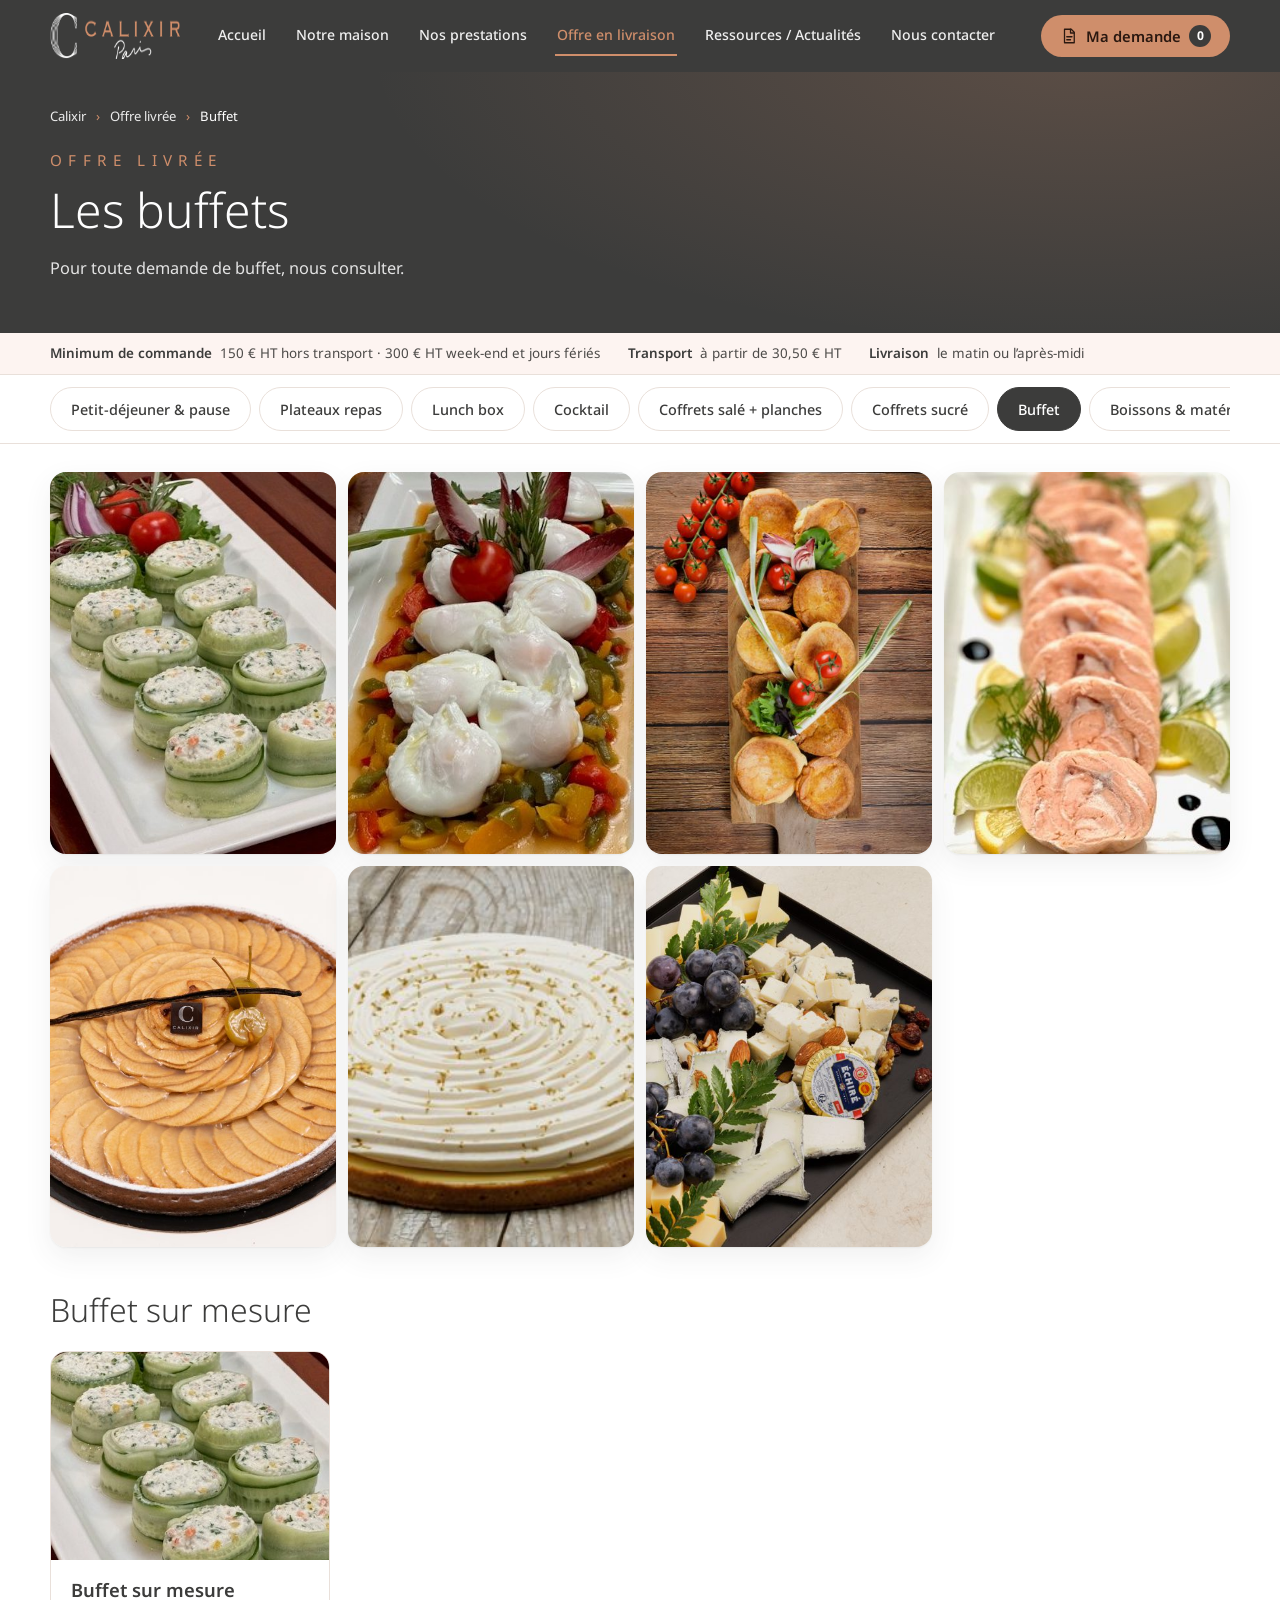
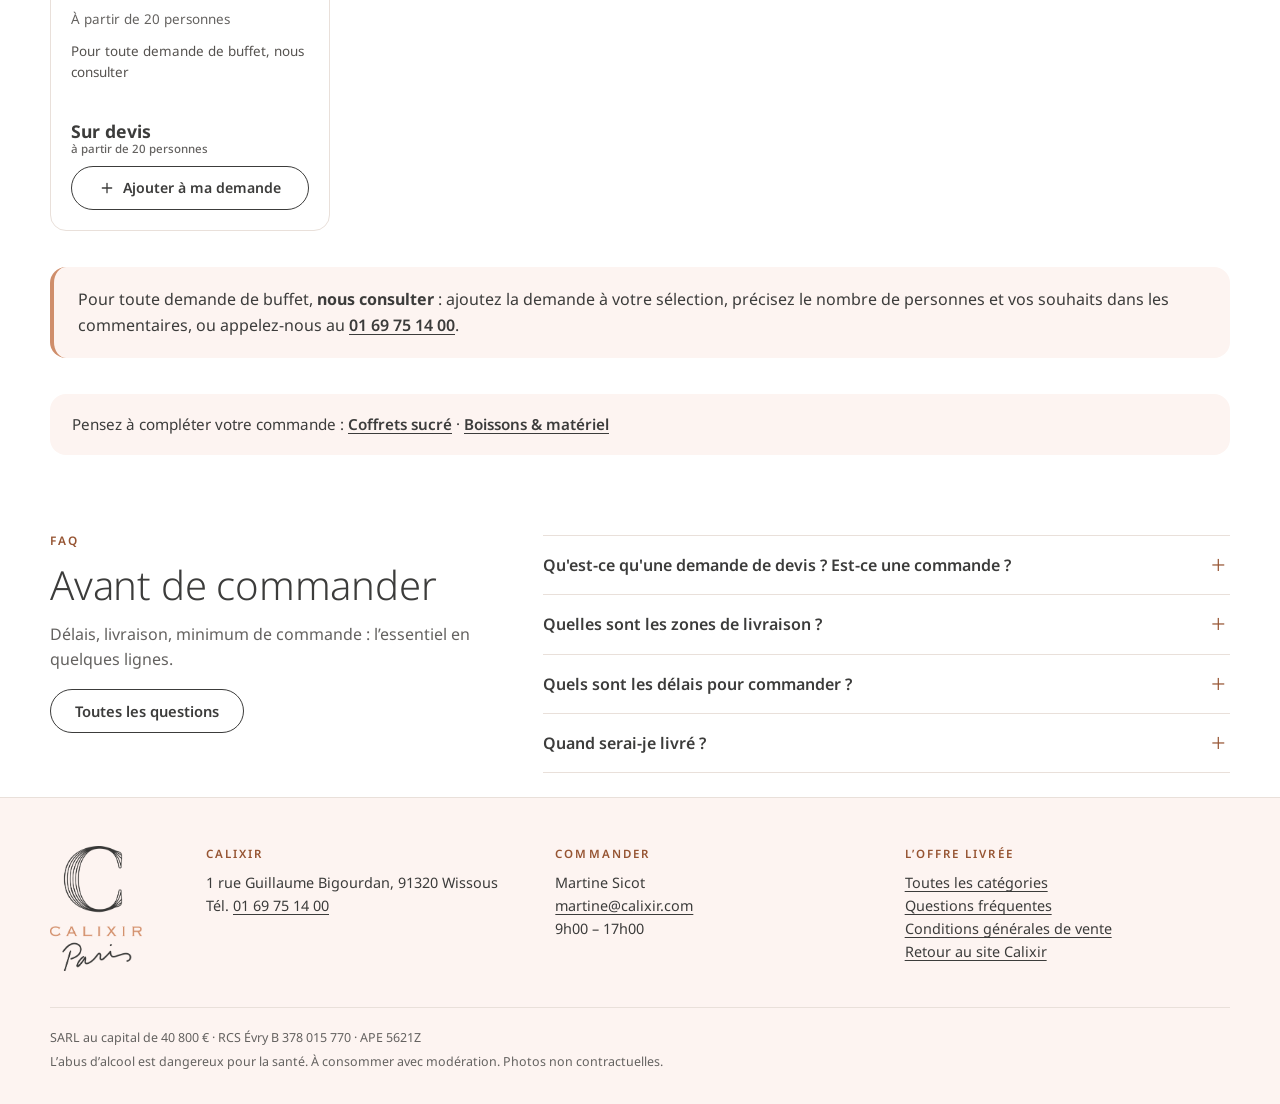
<file: buffet/index.html>
<!doctype html>
<html lang="fr">
<head>
<meta charset="utf-8">
<meta name="viewport" content="width=device-width, initial-scale=1">
<title>Les buffets | Offre livrée Calixir</title>
<meta name="description" content="Buffets sur mesure par Calixir, à partir de 20 personnes : nous consulter pour votre demande de devis."><link rel="canonical" href="https://www.calixir.com/offre-livree/buffet/"><meta name="robots" content="noindex, nofollow">
<meta name="theme-color" content="#3C3C3B">
<meta property="og:type" content="website">
<meta property="og:locale" content="fr_FR">
<meta property="og:site_name" content="Calixir Paris">
<meta property="og:title" content="Les buffets | Offre livrée Calixir">
<meta property="og:description" content="Buffets sur mesure par Calixir, à partir de 20 personnes : nous consulter pour votre demande de devis."><meta property="og:url" content="https://www.calixir.com/offre-livree/buffet/"><meta property="og:image" content="https://www.calixir.com/offre-livree/assets/img/produits/buffet-2.jpg"><link rel="icon" href="../assets/img/brand/logo-c.png" type="image/png">
<link rel="apple-touch-icon" href="../assets/img/brand/logo-c.png">
<link rel="preload" href="../assets/fonts/noto-sans.woff2" as="font" type="font/woff2" crossorigin>
<link rel="stylesheet" href="../assets/css/style.css?v=202610201644">
<script type="application/ld+json">{"@context":"https://schema.org","@type":"BreadcrumbList","itemListElement":[{"@type":"ListItem","position":1,"name":"Calixir","item":"https://www.calixir.com/"},{"@type":"ListItem","position":2,"name":"Offre livrée","item":"https://www.calixir.com/offre-livree/"},{"@type":"ListItem","position":3,"name":"Buffet","item":"https://www.calixir.com/offre-livree/buffet/"}]}</script>
<script type="application/ld+json">{"@context":"https://schema.org","@type":"ItemList","name":"Les buffets","itemListElement":[{"@type":"ListItem","position":1,"item":{"@type":"Product","name":"Buffet sur mesure","offers":{"@type":"Offer","priceCurrency":"EUR","url":"https://www.calixir.com/offre-livree/buffet/#p-buffet-buffet-sur-devis","availability":"https://schema.org/InStock"},"description":"Pour toute demande de buffet, nous consulter","image":"https://www.calixir.com/offre-livree/assets/img/produits/buffet-2.jpg"}}]}</script>
</head>
<body data-page="category" data-root="../" data-cat="buffet">
<a class="skip" href="#contenu">Aller au contenu</a>
<header class="site-header" id="top">
  <div class="container header-inner">
    <a class="brand" href="https://www.calixir.com/" aria-label="Calixir Paris, retour au site principal">
      <img src="../assets/img/brand/logo-horizontal-light.png" alt="Calixir Paris" width="412" height="96">
    </a>
    <nav class="main-nav" id="mainNav" aria-label="Menu principal Calixir">
      <a href="https://www.calixir.com/">Accueil</a>
      <a href="https://www.calixir.com/notre-maison/">Notre maison</a>
      <a href="https://www.calixir.com/prestations-servies/">Nos prestations</a>
      <a href="../" class="is-current">Offre en livraison</a>
      <a href="https://www.calixir.com/blog/">Ressources / Actualités</a>
      <a href="https://www.calixir.com/contact/">Nous contacter</a>
    </nav>
    <button class="btn btn-copper cart-btn" type="button" data-action="open-quote" aria-label="Ouvrir ma demande de devis">
      <svg viewBox="0 0 24 24" width="18" height="18" fill="none" stroke="currentColor" stroke-width="1.7" stroke-linecap="round" stroke-linejoin="round" aria-hidden="true"><path d="M6 3h9l4 4v14H6z"/><path d="M14 3v5h5"/><path d="M9 13h7M9 17h5"/></svg>
      <span class="cart-btn-label">Ma demande</span>
      <span class="count" id="headerCount" hidden>0</span>
    </button>
    <button class="nav-toggle" type="button" aria-expanded="false" aria-controls="mainNav" aria-label="Menu">
      <svg viewBox="0 0 24 24" width="22" height="22" fill="none" stroke="currentColor" stroke-width="1.8" stroke-linecap="round" aria-hidden="true"><path d="M4 7h16M4 12h16M4 17h16"/></svg>
    </button>
  </div>
</header><main id="contenu">

<section class="band band-page">
  <div class="container">
    <nav class="breadcrumb" aria-label="Fil d’Ariane">
      <ol>
        <li><a href="https://www.calixir.com/">Calixir</a></li>
        <li><a href="../">Offre livrée</a></li>
        <li aria-current="page">Buffet</li>
      </ol>
    </nav>
    <p class="eyebrow eyebrow-light">Offre livrée</p>
    <h1>Les buffets</h1>
<p class="lead">Pour toute demande de buffet, nous consulter.</p>  </div>
</section>

<div class="infobar" role="note">
  <div class="container infobar-inner">
<span><strong>Minimum de commande</strong> 150 € HT hors transport · 300 € HT week-end et jours fériés</span><span><strong>Transport</strong> à partir de 30,50 € HT</span>    <span><strong>Livraison</strong> le matin ou l’après-midi</span>
  </div>
</div>
<div class="catnav-bar" id="catNav">
  <div class="container">
    <nav class="catnav" aria-label="Catégories de la carte">
      <a href="../petit-dejeuner-pause/" data-cat-link="petit-dejeuner-pause">Petit-déjeuner &amp; pause<span class="dot" hidden></span></a>
      <a href="../plateaux-repas/" data-cat-link="plateaux-repas">Plateaux repas<span class="dot" hidden></span></a>
      <a href="../lunch-box/" data-cat-link="lunch-box">Lunch box<span class="dot" hidden></span></a>
      <a href="../cocktail/" data-cat-link="cocktail">Cocktail<span class="dot" hidden></span></a>
      <a href="../coffrets-sale-planches/" data-cat-link="coffrets-sale-planches">Coffrets salé + planches<span class="dot" hidden></span></a>
      <a href="../coffrets-sucre/" data-cat-link="coffrets-sucre">Coffrets sucré<span class="dot" hidden></span></a>
      <a href="./" data-cat-link="buffet" aria-current="page" class="is-active">Buffet<span class="dot" hidden></span></a>
      <a href="../boissons-materiel/" data-cat-link="boissons-materiel">Boissons &amp; matériel<span class="dot" hidden></span></a>
    </nav>
  </div>
</div>

<div class="container catalog">

  <div class="gallery gallery-7">
<img src="../assets/img/produits/buffet-2.jpg" alt="" width="410" height="630" loading="lazy" decoding="async"><img src="../assets/img/produits/buffet-3.jpg" alt="" width="367" height="629" loading="lazy" decoding="async"><img src="../assets/img/produits/buffet-1.jpg" alt="" width="376" height="665" loading="lazy" decoding="async"><img src="../assets/img/produits/buffet-4.jpg" alt="" width="349" height="636" loading="lazy" decoding="async"><img src="../assets/img/produits/buffet-5.jpg" alt="" width="750" height="638" loading="lazy" decoding="async"><img src="../assets/img/produits/buffet-6.jpg" alt="" width="425" height="300" loading="lazy" decoding="async"><img src="../assets/img/produits/buffet-7.jpg" alt="" width="436" height="661" loading="lazy" decoding="async">  </div>

  <section class="group" aria-labelledby="g-buffet" id="buffet">
  <div class="group-head">
    <h2 id="g-buffet">Buffet sur mesure</h2>
  </div>
  <div class="cards"><article class="card" data-id="buffet-sur-devis" id="p-buffet-buffet-sur-devis">
  <div class="card-media">
<img src="../assets/img/produits/buffet-2.jpg" alt="Buffet sur mesure · À partir de 20 personnes" width="410" height="630" loading="lazy" decoding="async">
    <span class="in-cart" hidden></span>
  </div>
  <div class="card-body">
    <h3 class="card-title"><button type="button" data-action="open-product" data-id="buffet-sur-devis">Buffet sur mesure</button></h3>
<p class="card-sub">À partir de 20 personnes</p><p class="card-teaser">Pour toute demande de buffet, nous consulter</p>    
    <div class="card-foot"><span class="price"><b>Sur devis</b><small>à partir de 20 personnes</small></span>
<div class="ctrl" data-ctrl="buffet-sur-devis"><button type="button" class="add-btn" data-action="add" data-id="buffet-sur-devis"><svg viewBox="0 0 24 24" aria-hidden="true"><path d="M12 5v14M5 12h14"/></svg>Ajouter à ma demande</button></div>
</div>
  </div>
</article>
</div>
</section>


  <div class="buffet-note">
    <p>Pour toute demande de buffet, <strong>nous consulter</strong> : ajoutez la demande à votre sélection, précisez le nombre de personnes et vos souhaits dans les commentaires, ou appelez-nous au <a href="tel:+33169751400">01 69 75 14 00</a>.</p>
  </div>

  <div class="hint-box">
    Pensez à compléter votre commande :
<a href="../coffrets-sucre/">Coffrets sucré</a> · <a href="../boissons-materiel/">Boissons &amp; matériel</a>  </div>
</div>

<section class="faq-home faq-cat" aria-labelledby="faqTitle">
  <div class="container faq-wrap">
    <div>
      <p class="eyebrow">FAQ</p>
      <h2 id="faqTitle" class="h-section">Avant de commander</h2>
      <p class="muted">Délais, livraison, minimum de commande : l’essentiel en quelques lignes.</p>
      <p><a class="btn btn-ghost" href="../faq/">Toutes les questions</a></p>
    </div>
    <div class="faq-list">
  <details class="faq-item">
    <summary>Qu&#39;est-ce qu&#39;une demande de devis ? Est-ce une commande ?</summary>
    <div class="faq-a"><p>Non. Votre demande n&#39;est pas une commande et ne vous engage à rien. Calixir étudie votre sélection, puis vous répond par e-mail avec un devis personnalisé, valable 2 mois après la date d&#39;envoi. La commande n&#39;est définitive qu&#39;une fois ce devis accepté et retourné.</p></div>
  </details>
  <details class="faq-item">
    <summary>Quelles sont les zones de livraison ?</summary>
    <div class="faq-a"><p>Calixir livre à Paris intra-muros, en petite couronne (Hauts-de-Seine, Seine-Saint-Denis, Val-de-Marne) et dans certaines zones de grande couronne, notamment l&#39;Essonne. Les frais de transport démarrent à 30,50 € HT, dépendent de l&#39;adresse de livraison et sont précisés dans votre devis.</p></div>
  </details>
  <details class="faq-item">
    <summary>Quels sont les délais pour commander ?</summary>
    <div class="faq-a"><p>Pour les commandes passées jusqu&#39;à 12h00, la livraison peut se faire le lendemain. Les coffrets de la collection à partager se commandent 72 heures à l&#39;avance (jour ouvré), à l&#39;exception de certains produits disponibles à 48 heures. Une commande « dernière minute » est possible par téléphone le jour même avant 10h00, avec une majoration de 10 € HT. Pour une commande hors délais, contactez-nous.</p></div>
  </details>
  <details class="faq-item">
    <summary>Quand serai-je livré ?</summary>
    <div class="faq-a"><p>La livraison se fait le matin ou l&#39;après-midi. Indiquez votre préférence et, si besoin, l&#39;heure souhaitée : Calixir confirme le créneau dans son devis. Les créneaux sont de 2 heures (1 heure pour les petits-déjeuners, de 7h à 9h30). Dans les zones denses ou en cas de circulation difficile, le créneau peut être porté à 2 heures, voire davantage.</p></div>
  </details>
</div>

  </div>
</section>
</main>
<footer class="site-footer">
  <div class="container footer-inner">
    <img class="footer-logo" src="../assets/img/brand/logo.png" alt="Calixir Paris" width="517" height="700" loading="lazy">
    <div class="footer-cols">
      <div>
        <h2>Calixir</h2>
        <address>1 rue Guillaume Bigourdan, 91320 Wissous<br>Tél. <a href="tel:+33169751400">01 69 75 14 00</a></address>
      </div>
      <div>
        <h2>Commander</h2>
        <p>Martine Sicot<br><a href="mailto:martine@calixir.com">martine@calixir.com</a><br>9h00 – 17h00</p>
      </div>
      <div>
        <h2>L’offre livrée</h2>
        <p>
          <a href="../">Toutes les catégories</a><br>
          <a href="../faq/">Questions fréquentes</a><br>
          <a href="../cgv/">Conditions générales de vente</a><br>
          <a href="https://www.calixir.com/">Retour au site Calixir</a>
        </p>
      </div>
    </div>
  </div>
  <div class="container footer-legal">
    <p>SARL au capital de 40 800 € · RCS Évry B 378 015 770 · APE 5621Z</p>
    <p>L’abus d’alcool est dangereux pour la santé. À consommer avec modération. Photos non contractuelles.</p>
  </div>
</footer>
<div class="cart-bar" id="cartBar" hidden>
  <div class="cart-bar-inner">
    <div class="cart-bar-info">
      <strong id="barCount">0 produit</strong>
      <span id="barTotal">0,00 € HT</span>
    </div>
    <button class="btn btn-light" type="button" data-action="open-quote">Demander un devis</button>
  </div>
</div><!-- ============ FICHE PRODUIT ============ -->
<dialog id="productDialog" class="sheet" aria-labelledby="pdTitle">
  <div class="sheet-inner">
    <button class="icon-btn sheet-close" type="button" data-action="close-dialog" aria-label="Fermer">
      <svg viewBox="0 0 24 24" width="20" height="20" fill="none" stroke="currentColor" stroke-width="1.8" stroke-linecap="round" aria-hidden="true"><path d="M6 6l12 12M18 6L6 18"/></svg>
    </button>
    <div class="sheet-scroll" id="pdBody"></div>
    <div class="sheet-foot" id="pdFoot"></div>
  </div>
</dialog>

<!-- ============ DEMANDE DE DEVIS ============ -->
<dialog id="quoteDialog" class="drawer" aria-labelledby="qTitle">
  <div class="drawer-inner">
    <header class="drawer-head">
      <h2 id="qTitle">Ma demande de devis</h2>
      <button class="icon-btn" type="button" data-action="close-dialog" aria-label="Fermer">
        <svg viewBox="0 0 24 24" width="20" height="20" fill="none" stroke="currentColor" stroke-width="1.8" stroke-linecap="round" aria-hidden="true"><path d="M6 6l12 12M18 6L6 18"/></svg>
      </button>
    </header>
    <ol class="progress" id="qProgress" aria-label="Étapes de la demande">
      <li data-step="1"><span>1</span><em>Sélection</em></li>
      <li data-step="2"><span>2</span><em>Livraison</em></li>
      <li data-step="3"><span>3</span><em>Coordonnées</em></li>
      <li data-step="4"><span>4</span><em>Récapitulatif</em></li>
    </ol>

    <div class="drawer-body" id="qBody">
      <section data-step="1" id="qStep1"></section>

      <section data-step="2" id="qStep2" hidden>
        <h3 class="step-title">Quand et où livrer ?</h3>
        <div class="sel-slot"></div>
        <form class="form" novalidate autocomplete="on" onsubmit="return false">
          <div class="row2">
            <div class="field">
              <label for="f-date">Date de livraison</label>
              <input id="f-date" name="date" type="date" required>
            </div>
            <div class="field">
              <label for="f-guests">Nombre de personnes</label>
              <input id="f-guests" name="guests" type="number" min="1" inputmode="numeric" required>
            </div>
          </div>
          <p class="hint" id="dateHint" hidden></p>
          <fieldset class="field chips" id="slotField">
            <legend>Livraison</legend>
            <label class="chip"><input type="radio" name="slot" value="Matin" required><span>Le matin</span></label>
            <label class="chip"><input type="radio" name="slot" value="Après-midi"><span>L’après-midi</span></label>
          </fieldset>
          <div class="field">
            <label for="f-timeFrom">Heure précise souhaitée <span class="opt">(facultatif)</span></label>
            <input id="f-timeFrom" name="timeFrom" type="time">
          </div>
<p class="hint">Livraison le matin ou l&#39;après-midi. Le créneau précis est confirmé dans le devis.</p>          <p class="hint" id="timeHint" hidden></p>
          <div class="field">
            <label for="f-address">Adresse de livraison</label>
            <input id="f-address" name="address" type="text" autocomplete="street-address" required placeholder="Numéro et nom de la rue">
          </div>
          <div class="row2 row-zip">
            <div class="field">
              <label for="f-zip">Code postal</label>
              <input id="f-zip" name="zip" type="text" inputmode="numeric" pattern="[0-9]{5}" maxlength="5" autocomplete="postal-code" required>
            </div>
            <div class="field">
              <label for="f-city">Ville</label>
              <input id="f-city" name="city" type="text" autocomplete="address-level2" required>
            </div>
          </div>
          <div class="field">
            <label for="f-access">Instructions d’accès <span class="opt">(facultatif)</span></label>
            <textarea id="f-access" name="access" rows="2" placeholder="Étage, digicode, interlocuteur sur place, accès livreur…"></textarea>
          </div>
          <fieldset class="field chips">
            <legend>Régimes particuliers <span class="opt">(facultatif)</span></legend>
            <label class="chip"><input type="checkbox" name="diet" value="Végétarien"><span>Végétarien</span></label>
            <label class="chip"><input type="checkbox" name="diet" value="Végan"><span>Végan</span></label>
            <label class="chip"><input type="checkbox" name="diet" value="Sans gluten"><span>Sans gluten</span></label>
            <label class="chip"><input type="checkbox" name="diet" value="Sans porc"><span>Sans porc</span></label>
            <label class="chip"><input type="checkbox" name="diet" value="Allergies à préciser"><span>Allergies</span></label>
          </fieldset>
          <div class="field">
            <label for="f-notes">Commentaires <span class="opt">(facultatif)</span></label>
            <textarea id="f-notes" name="notes" rows="3" placeholder="Allergies, budget, besoin de matériel, commande récurrente…"></textarea>
          </div>
        </form>
      </section>

      <section data-step="3" id="qStep3" hidden>
        <h3 class="step-title">À qui envoyer le devis ?</h3>
        <div class="sel-slot"></div>
        <form class="form" novalidate autocomplete="on" onsubmit="return false">
          <div class="field">
            <label for="f-company">Société</label>
            <input id="f-company" name="company" type="text" autocomplete="organization" required>
          </div>
          <div class="row2">
            <div class="field">
              <label for="f-firstName">Prénom</label>
              <input id="f-firstName" name="firstName" type="text" autocomplete="given-name" required>
            </div>
            <div class="field">
              <label for="f-lastName">Nom</label>
              <input id="f-lastName" name="lastName" type="text" autocomplete="family-name" required>
            </div>
          </div>
          <div class="field">
            <label for="f-email">Adresse e-mail</label>
            <input id="f-email" name="email" type="email" autocomplete="email" required>
          </div>
          <div class="field">
            <label for="f-phone">Téléphone</label>
            <input id="f-phone" name="phone" type="tel" autocomplete="tel" required>
          </div>
          <div class="field">
            <label for="f-po">N° de bon de commande ou référence interne <span class="opt">(facultatif)</span></label>
            <input id="f-po" name="po" type="text">
          </div>
          <div class="field">
            <label class="check"><input type="checkbox" id="f-billDiff" name="billDiff"><span>L’adresse de facturation est différente</span></label>
          </div>
          <div class="field" id="billingField" hidden>
            <label for="f-billing">Nom et adresse de facturation</label>
            <textarea id="f-billing" name="billing" rows="3"></textarea>
          </div>
          <input class="hp" type="text" name="website" tabindex="-1" autocomplete="off" aria-hidden="true">
          <div class="field">
            <label class="check"><input type="checkbox" id="f-consent" name="consent" required><span>J’accepte que Calixir utilise ces informations pour répondre à ma demande de devis.</span></label>
            <p class="hint">Vos données servent uniquement à établir et suivre votre devis. Vous pouvez en demander la suppression à tout moment en écrivant à Calixir.</p>
          </div>
        </form>
      </section>

      <section data-step="4" id="qStep4" hidden></section>
      <section data-step="5" id="qStep5" hidden></section>
    </div>

    <footer class="drawer-foot" id="qFoot"></footer>
  </div>
</dialog><div id="printArea" aria-hidden="true"></div>
<div class="toast" id="toast" role="status" aria-live="polite" hidden></div>
<script src="../assets/js/data.js?v=202610201644"></script>
<script src="../assets/js/app.js?v=202610201644"></script>
</body>
</html>
</file>
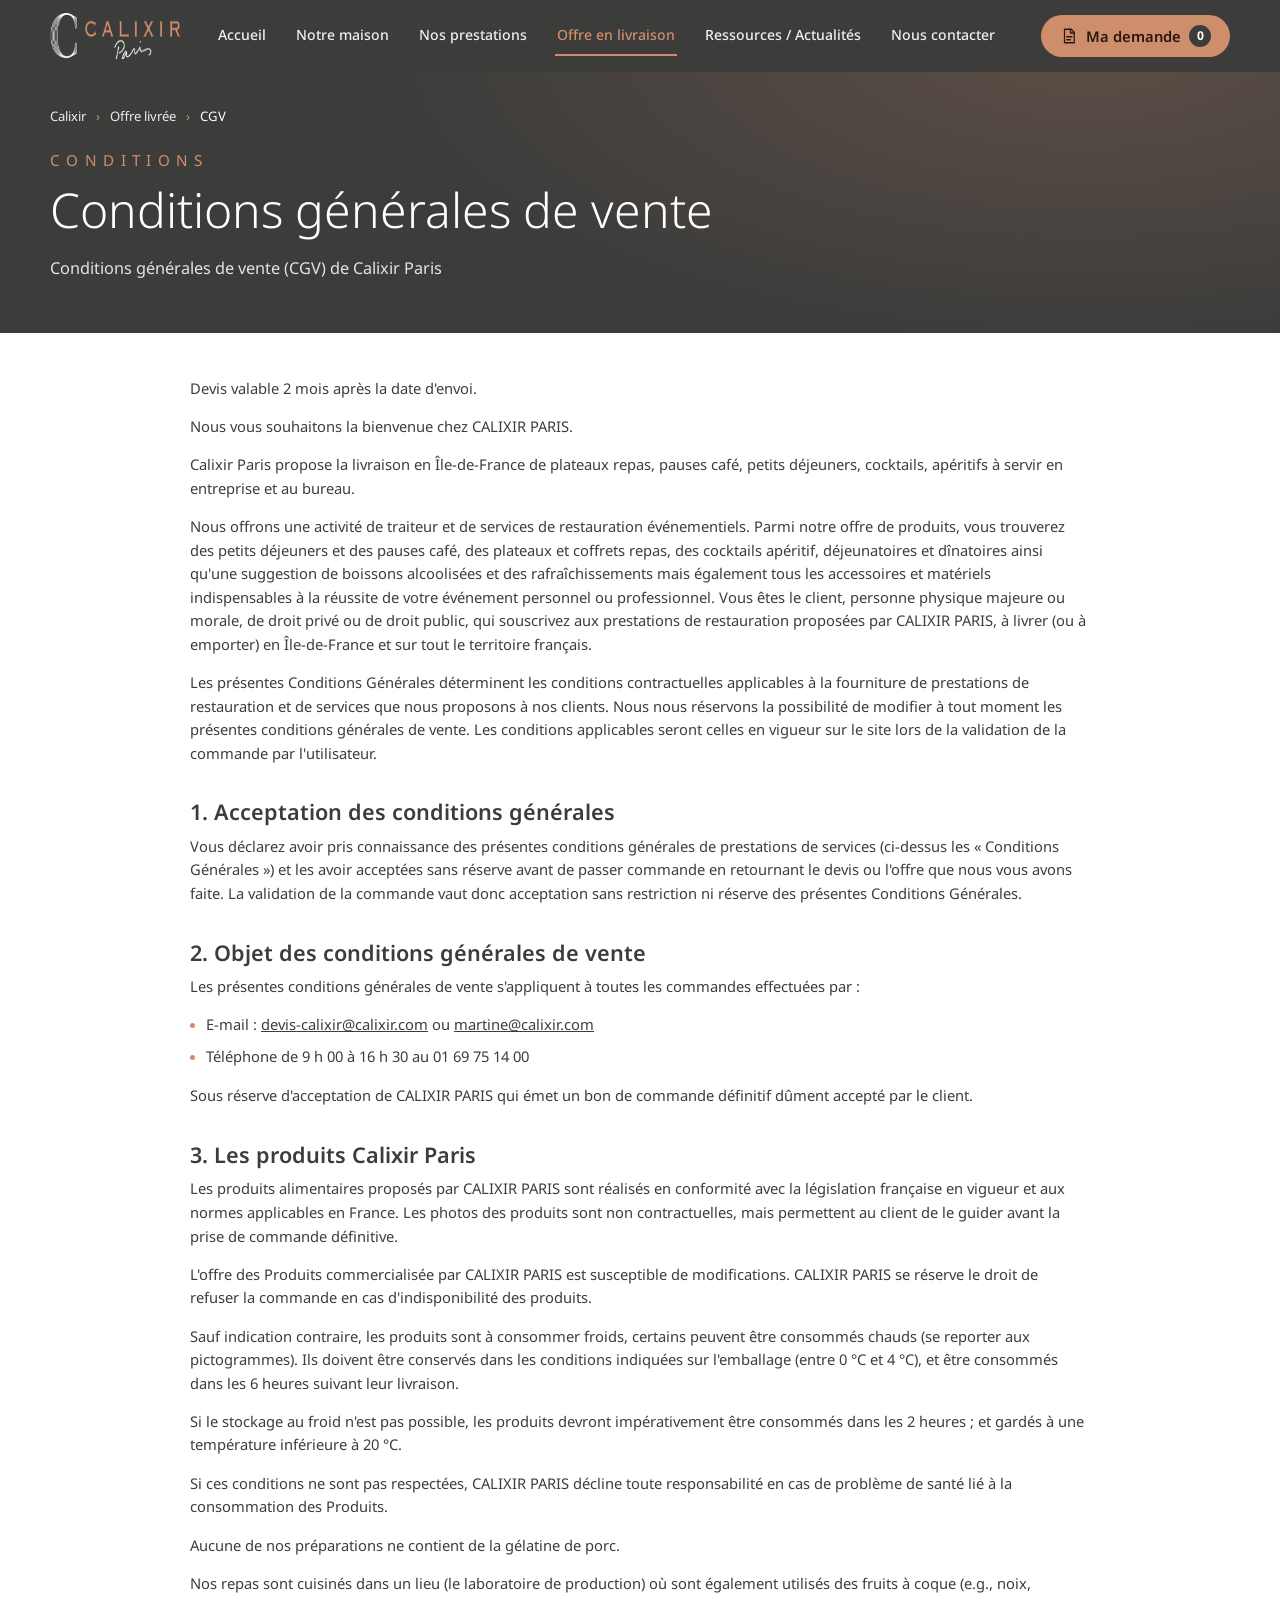
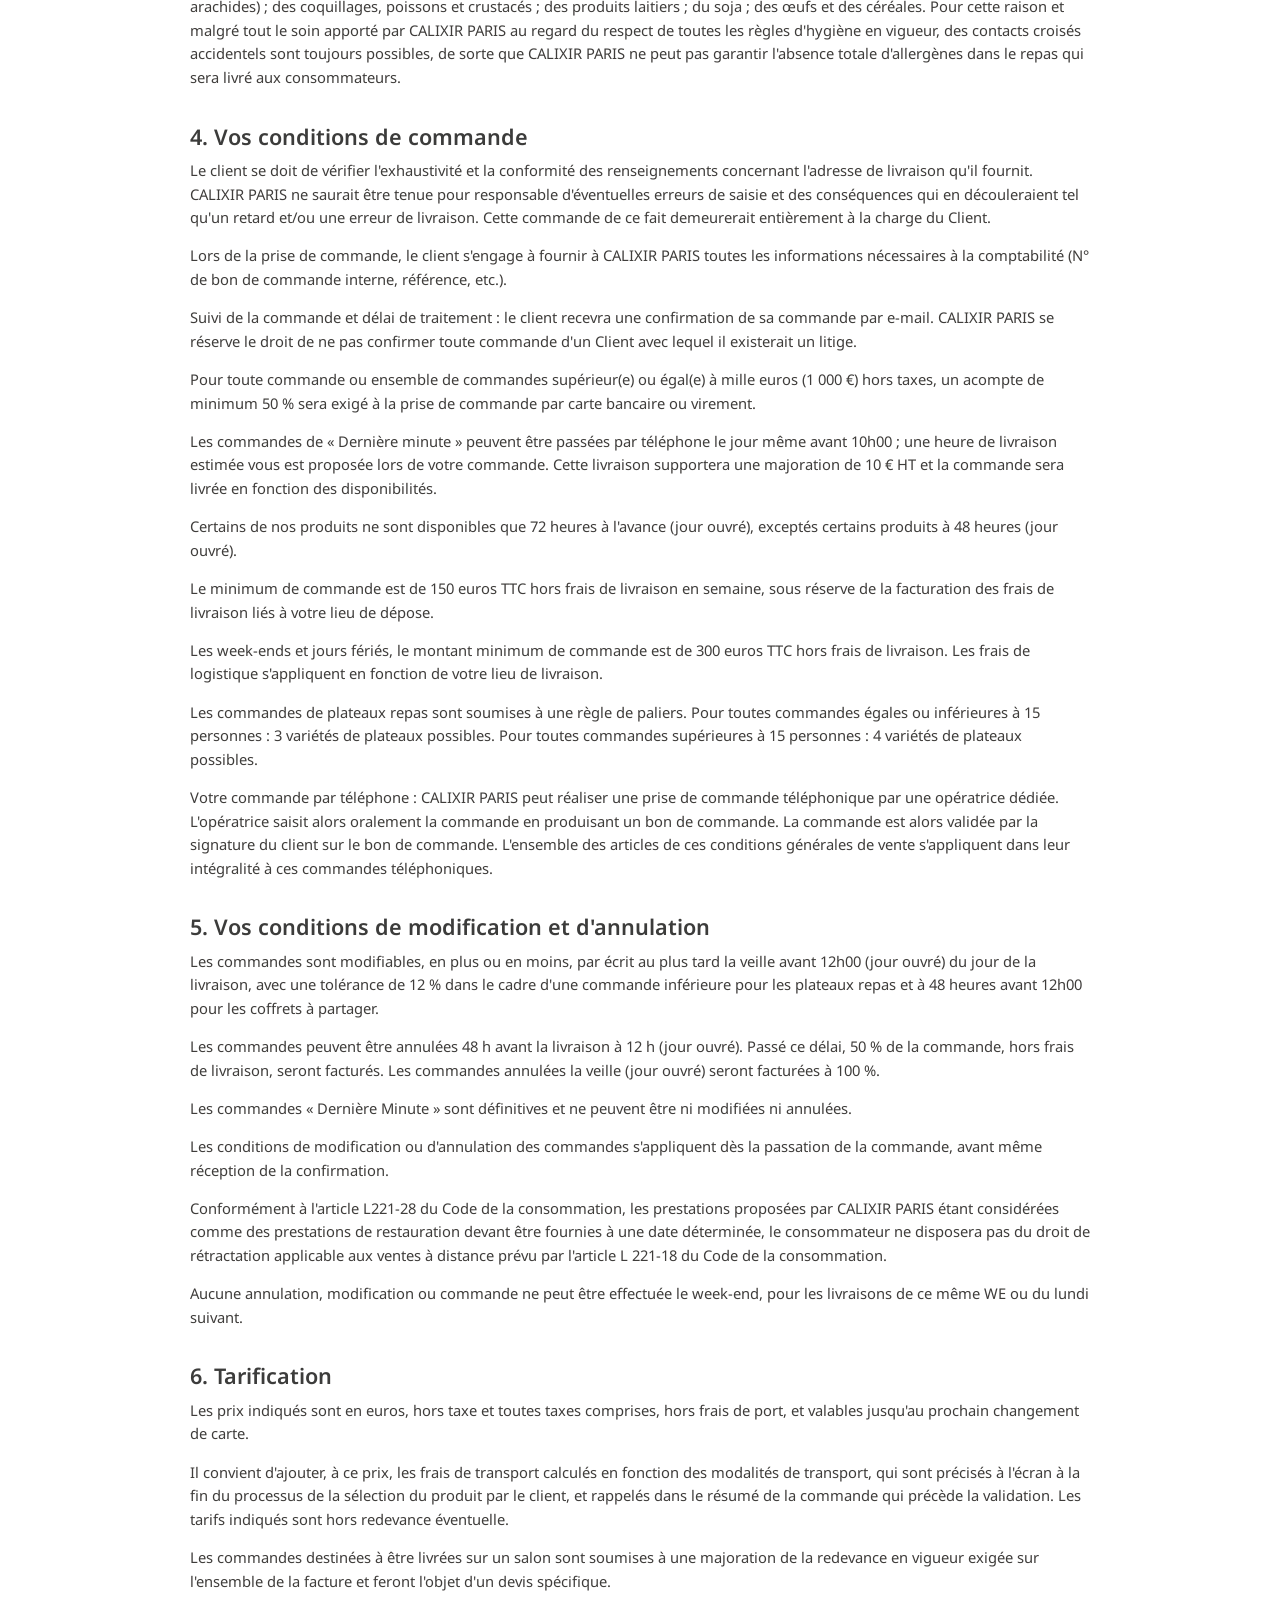
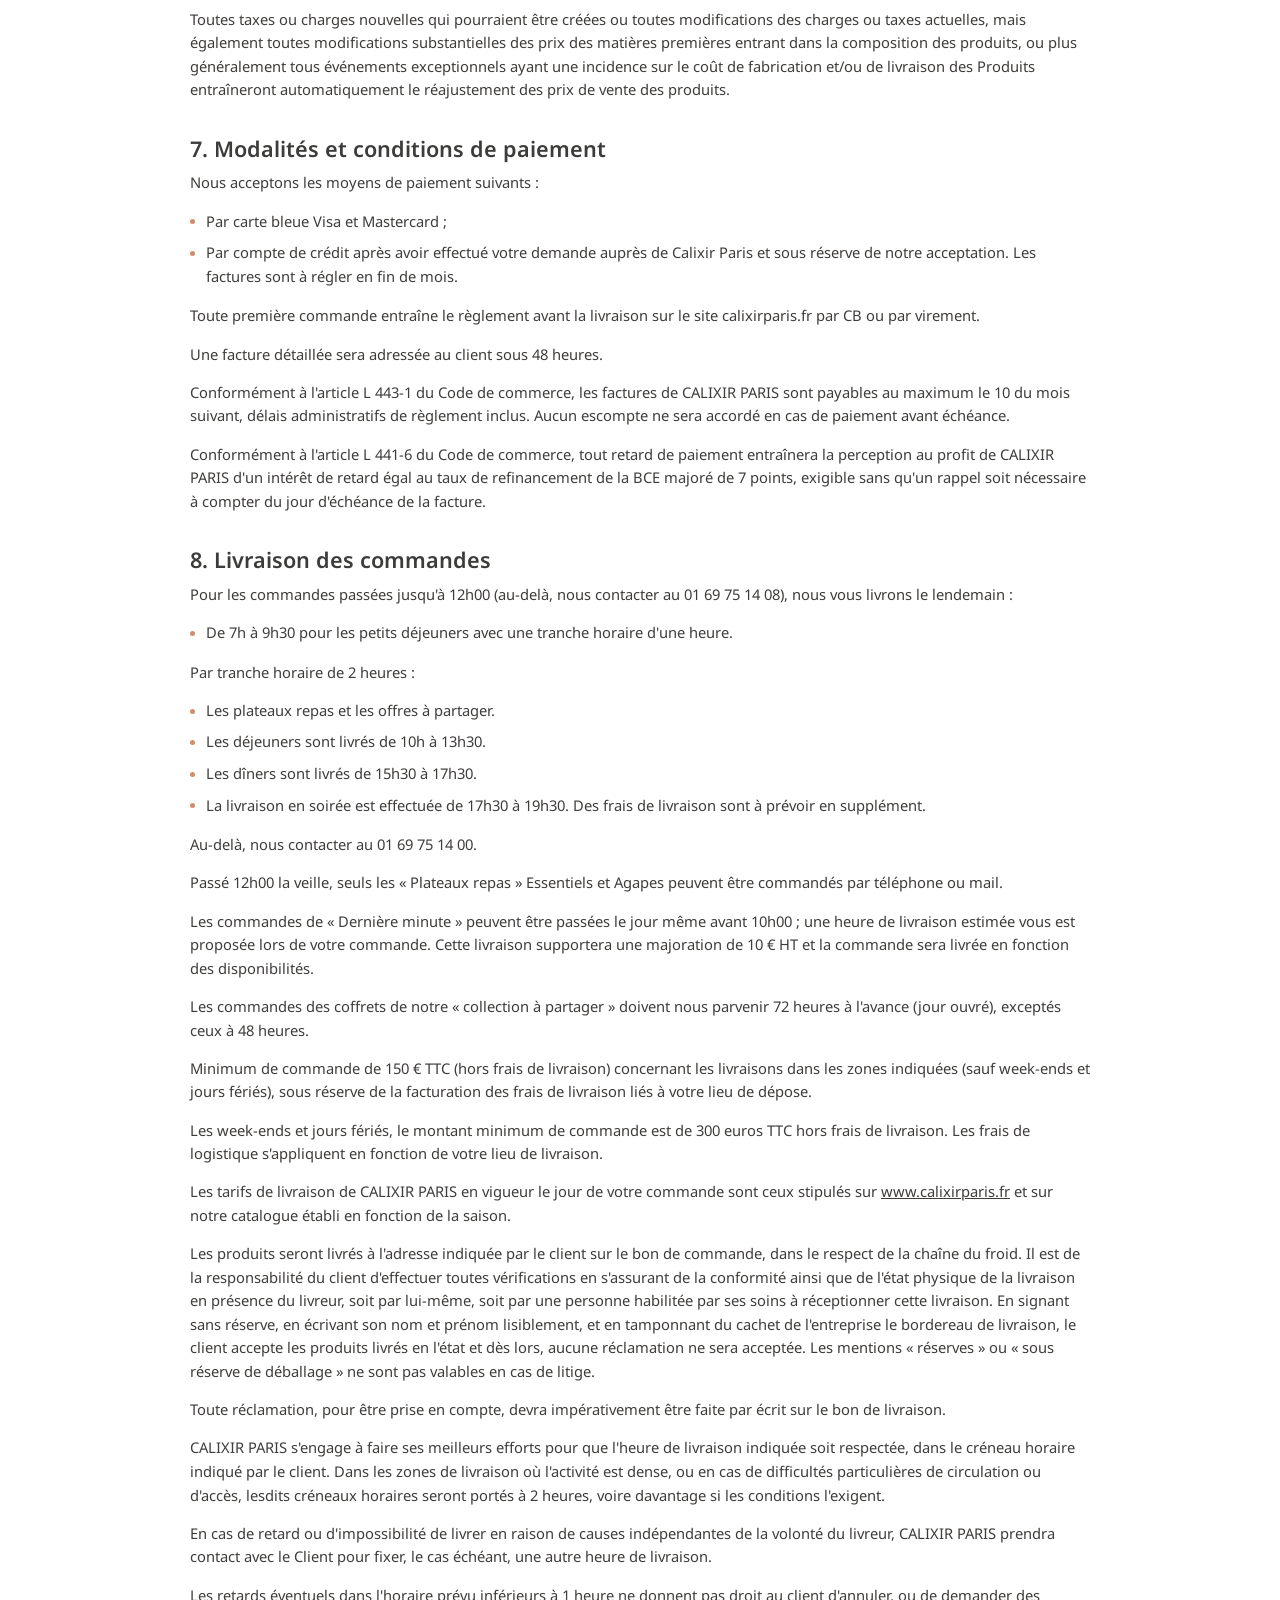
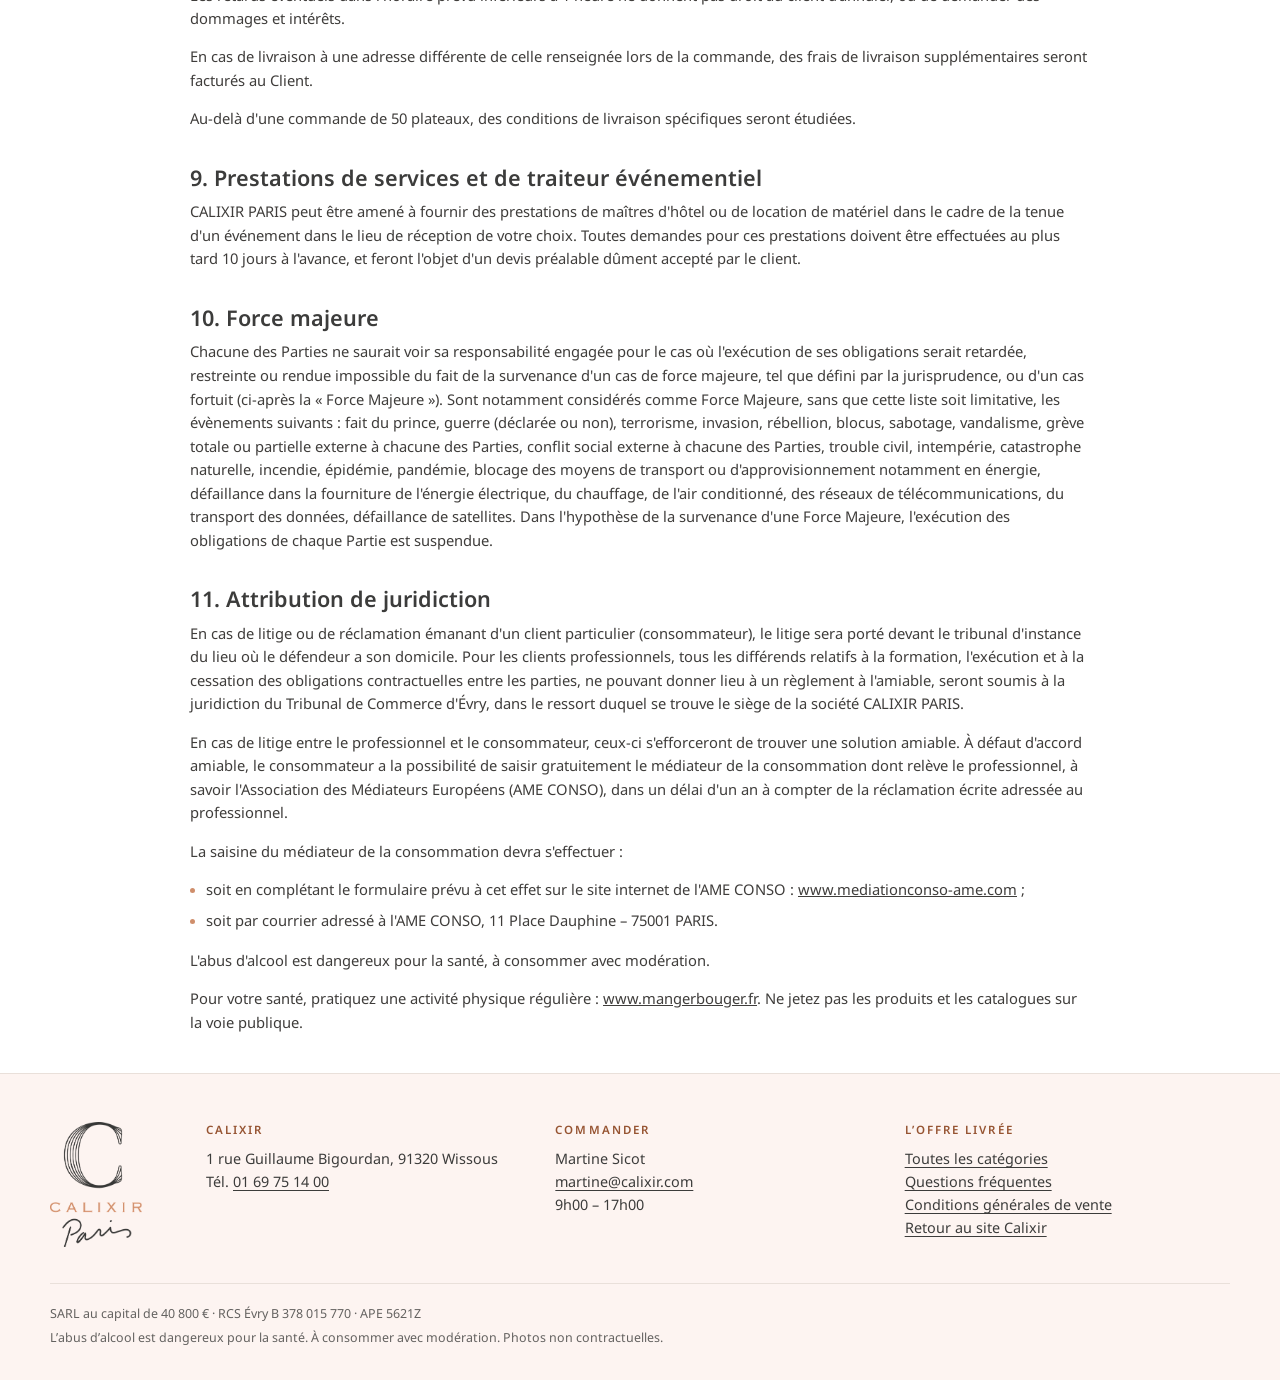
<file: cgv/index.html>
<!doctype html>
<html lang="fr">
<head>
<meta charset="utf-8">
<meta name="viewport" content="width=device-width, initial-scale=1">
<title>Conditions générales de vente | Offre livrée Calixir</title>
<meta name="description" content="Conditions générales de vente de Calixir Paris : commande, livraison, annulation, paiement."><link rel="canonical" href="https://www.calixir.com/offre-livree/cgv/"><meta name="robots" content="noindex, nofollow">
<meta name="theme-color" content="#3C3C3B">
<meta property="og:type" content="website">
<meta property="og:locale" content="fr_FR">
<meta property="og:site_name" content="Calixir Paris">
<meta property="og:title" content="Conditions générales de vente | Offre livrée Calixir">
<meta property="og:description" content="Conditions générales de vente de Calixir Paris : commande, livraison, annulation, paiement."><meta property="og:url" content="https://www.calixir.com/offre-livree/cgv/"><link rel="icon" href="../assets/img/brand/logo-c.png" type="image/png">
<link rel="apple-touch-icon" href="../assets/img/brand/logo-c.png">
<link rel="preload" href="../assets/fonts/noto-sans.woff2" as="font" type="font/woff2" crossorigin>
<link rel="stylesheet" href="../assets/css/style.css?v=202610201644">
<script type="application/ld+json">{"@context":"https://schema.org","@type":"BreadcrumbList","itemListElement":[{"@type":"ListItem","position":1,"name":"Calixir","item":"https://www.calixir.com/"},{"@type":"ListItem","position":2,"name":"Offre livrée","item":"https://www.calixir.com/offre-livree/"},{"@type":"ListItem","position":3,"name":"CGV","item":"https://www.calixir.com/offre-livree/cgv/"}]}</script>
</head>
<body data-page="cgv" data-root="../">
<a class="skip" href="#contenu">Aller au contenu</a>
<header class="site-header" id="top">
  <div class="container header-inner">
    <a class="brand" href="https://www.calixir.com/" aria-label="Calixir Paris, retour au site principal">
      <img src="../assets/img/brand/logo-horizontal-light.png" alt="Calixir Paris" width="412" height="96">
    </a>
    <nav class="main-nav" id="mainNav" aria-label="Menu principal Calixir">
      <a href="https://www.calixir.com/">Accueil</a>
      <a href="https://www.calixir.com/notre-maison/">Notre maison</a>
      <a href="https://www.calixir.com/prestations-servies/">Nos prestations</a>
      <a href="../" class="is-current">Offre en livraison</a>
      <a href="https://www.calixir.com/blog/">Ressources / Actualités</a>
      <a href="https://www.calixir.com/contact/">Nous contacter</a>
    </nav>
    <button class="btn btn-copper cart-btn" type="button" data-action="open-quote" aria-label="Ouvrir ma demande de devis">
      <svg viewBox="0 0 24 24" width="18" height="18" fill="none" stroke="currentColor" stroke-width="1.7" stroke-linecap="round" stroke-linejoin="round" aria-hidden="true"><path d="M6 3h9l4 4v14H6z"/><path d="M14 3v5h5"/><path d="M9 13h7M9 17h5"/></svg>
      <span class="cart-btn-label">Ma demande</span>
      <span class="count" id="headerCount" hidden>0</span>
    </button>
    <button class="nav-toggle" type="button" aria-expanded="false" aria-controls="mainNav" aria-label="Menu">
      <svg viewBox="0 0 24 24" width="22" height="22" fill="none" stroke="currentColor" stroke-width="1.8" stroke-linecap="round" aria-hidden="true"><path d="M4 7h16M4 12h16M4 17h16"/></svg>
    </button>
  </div>
</header><main id="contenu">
<section class="band band-page">
  <div class="container">
    <nav class="breadcrumb" aria-label="Fil d’Ariane">
      <ol>
        <li><a href="https://www.calixir.com/">Calixir</a></li>
        <li><a href="../">Offre livrée</a></li>
        <li aria-current="page">CGV</li>
      </ol>
    </nav>
    <p class="eyebrow eyebrow-light">Conditions</p>
    <h1>Conditions générales de vente</h1>
    <p class="lead">Conditions générales de vente (CGV) de Calixir Paris</p>
  </div>
</section>
<div class="container cgv-page">
  <article class="cgv">
    <p>Devis valable 2 mois après la date d&#x27;envoi.</p>
<p>Nous vous souhaitons la bienvenue chez CALIXIR PARIS.</p>
<p>Calixir Paris propose la livraison en Île-de-France de plateaux repas, pauses café, petits déjeuners, cocktails, apéritifs à servir en entreprise et au bureau.</p>
<p>Nous offrons une activité de traiteur et de services de restauration événementiels. Parmi notre offre de produits, vous trouverez des petits déjeuners et des pauses café, des plateaux et coffrets repas, des cocktails apéritif, déjeunatoires et dînatoires ainsi qu&#x27;une suggestion de boissons alcoolisées et des rafraîchissements mais également tous les accessoires et matériels indispensables à la réussite de votre événement personnel ou professionnel. Vous êtes le client, personne physique majeure ou morale, de droit privé ou de droit public, qui souscrivez aux prestations de restauration proposées par CALIXIR PARIS, à livrer (ou à emporter) en Île-de-France et sur tout le territoire français.</p>
<p>Les présentes Conditions Générales déterminent les conditions contractuelles applicables à la fourniture de prestations de restauration et de services que nous proposons à nos clients. Nous nous réservons la possibilité de modifier à tout moment les présentes conditions générales de vente. Les conditions applicables seront celles en vigueur sur le site lors de la validation de la commande par l&#x27;utilisateur.</p>
<h2>1. Acceptation des conditions générales</h2>
<p>Vous déclarez avoir pris connaissance des présentes conditions générales de prestations de services (ci-dessus les « Conditions Générales ») et les avoir acceptées sans réserve avant de passer commande en retournant le devis ou l&#x27;offre que nous vous avons faite. La validation de la commande vaut donc acceptation sans restriction ni réserve des présentes Conditions Générales.</p>
<h2>2. Objet des conditions générales de vente</h2>
<p>Les présentes conditions générales de vente s&#x27;appliquent à toutes les commandes effectuées par :</p>
<ul>
<li>E-mail : <a href="mailto:devis-calixir@calixir.com">devis-calixir@calixir.com</a> ou <a href="mailto:martine@calixir.com">martine@calixir.com</a></li>
<li>Téléphone de 9 h 00 à 16 h 30 au 01 69 75 14 00</li>
</ul>
<p>Sous réserve d&#x27;acceptation de CALIXIR PARIS qui émet un bon de commande définitif dûment accepté par le client.</p>
<h2>3. Les produits Calixir Paris</h2>
<p>Les produits alimentaires proposés par CALIXIR PARIS sont réalisés en conformité avec la législation française en vigueur et aux normes applicables en France. Les photos des produits sont non contractuelles, mais permettent au client de le guider avant la prise de commande définitive.</p>
<p>L&#x27;offre des Produits commercialisée par CALIXIR PARIS est susceptible de modifications. CALIXIR PARIS se réserve le droit de refuser la commande en cas d&#x27;indisponibilité des produits.</p>
<p>Sauf indication contraire, les produits sont à consommer froids, certains peuvent être consommés chauds (se reporter aux pictogrammes). Ils doivent être conservés dans les conditions indiquées sur l&#x27;emballage (entre 0 °C et 4 °C), et être consommés dans les 6 heures suivant leur livraison.</p>
<p>Si le stockage au froid n&#x27;est pas possible, les produits devront impérativement être consommés dans les 2 heures ; et gardés à une température inférieure à 20 °C.</p>
<p>Si ces conditions ne sont pas respectées, CALIXIR PARIS décline toute responsabilité en cas de problème de santé lié à la consommation des Produits.</p>
<p>Aucune de nos préparations ne contient de la gélatine de porc.</p>
<p>Nos repas sont cuisinés dans un lieu (le laboratoire de production) où sont également utilisés des fruits à coque (e.g., noix, arachides) ; des coquillages, poissons et crustacés ; des produits laitiers ; du soja ; des œufs et des céréales. Pour cette raison et malgré tout le soin apporté par CALIXIR PARIS au regard du respect de toutes les règles d&#x27;hygiène en vigueur, des contacts croisés accidentels sont toujours possibles, de sorte que CALIXIR PARIS ne peut pas garantir l&#x27;absence totale d&#x27;allergènes dans le repas qui sera livré aux consommateurs.</p>
<h2>4. Vos conditions de commande</h2>
<p>Le client se doit de vérifier l&#x27;exhaustivité et la conformité des renseignements concernant l&#x27;adresse de livraison qu&#x27;il fournit. CALIXIR PARIS ne saurait être tenue pour responsable d&#x27;éventuelles erreurs de saisie et des conséquences qui en découleraient tel qu&#x27;un retard et/ou une erreur de livraison. Cette commande de ce fait demeurerait entièrement à la charge du Client.</p>
<p>Lors de la prise de commande, le client s&#x27;engage à fournir à CALIXIR PARIS toutes les informations nécessaires à la comptabilité (N° de bon de commande interne, référence, etc.).</p>
<p>Suivi de la commande et délai de traitement : le client recevra une confirmation de sa commande par e-mail. CALIXIR PARIS se réserve le droit de ne pas confirmer toute commande d&#x27;un Client avec lequel il existerait un litige.</p>
<p>Pour toute commande ou ensemble de commandes supérieur(e) ou égal(e) à mille euros (1 000 €) hors taxes, un acompte de minimum 50 % sera exigé à la prise de commande par carte bancaire ou virement.</p>
<p>Les commandes de « Dernière minute » peuvent être passées par téléphone le jour même avant 10h00 ; une heure de livraison estimée vous est proposée lors de votre commande. Cette livraison supportera une majoration de 10 € HT et la commande sera livrée en fonction des disponibilités.</p>
<p>Certains de nos produits ne sont disponibles que 72 heures à l&#x27;avance (jour ouvré), exceptés certains produits à 48 heures (jour ouvré).</p>
<p>Le minimum de commande est de 150 euros TTC hors frais de livraison en semaine, sous réserve de la facturation des frais de livraison liés à votre lieu de dépose.</p>
<p>Les week-ends et jours fériés, le montant minimum de commande est de 300 euros TTC hors frais de livraison. Les frais de logistique s&#x27;appliquent en fonction de votre lieu de livraison.</p>
<p>Les commandes de plateaux repas sont soumises à une règle de paliers. Pour toutes commandes égales ou inférieures à 15 personnes : 3 variétés de plateaux possibles. Pour toutes commandes supérieures à 15 personnes : 4 variétés de plateaux possibles.</p>
<p>Votre commande par téléphone : CALIXIR PARIS peut réaliser une prise de commande téléphonique par une opératrice dédiée. L&#x27;opératrice saisit alors oralement la commande en produisant un bon de commande. La commande est alors validée par la signature du client sur le bon de commande. L&#x27;ensemble des articles de ces conditions générales de vente s&#x27;appliquent dans leur intégralité à ces commandes téléphoniques.</p>
<h2>5. Vos conditions de modification et d&#x27;annulation</h2>
<p>Les commandes sont modifiables, en plus ou en moins, par écrit au plus tard la veille avant 12h00 (jour ouvré) du jour de la livraison, avec une tolérance de 12 % dans le cadre d&#x27;une commande inférieure pour les plateaux repas et à 48 heures avant 12h00 pour les coffrets à partager.</p>
<p>Les commandes peuvent être annulées 48 h avant la livraison à 12 h (jour ouvré). Passé ce délai, 50 % de la commande, hors frais de livraison, seront facturés. Les commandes annulées la veille (jour ouvré) seront facturées à 100 %.</p>
<p>Les commandes « Dernière Minute » sont définitives et ne peuvent être ni modifiées ni annulées.</p>
<p>Les conditions de modification ou d&#x27;annulation des commandes s&#x27;appliquent dès la passation de la commande, avant même réception de la confirmation.</p>
<p>Conformément à l&#x27;article L221-28 du Code de la consommation, les prestations proposées par CALIXIR PARIS étant considérées comme des prestations de restauration devant être fournies à une date déterminée, le consommateur ne disposera pas du droit de rétractation applicable aux ventes à distance prévu par l&#x27;article L 221-18 du Code de la consommation.</p>
<p>Aucune annulation, modification ou commande ne peut être effectuée le week-end, pour les livraisons de ce même WE ou du lundi suivant.</p>
<h2>6. Tarification</h2>
<p>Les prix indiqués sont en euros, hors taxe et toutes taxes comprises, hors frais de port, et valables jusqu&#x27;au prochain changement de carte.</p>
<p>Il convient d&#x27;ajouter, à ce prix, les frais de transport calculés en fonction des modalités de transport, qui sont précisés à l&#x27;écran à la fin du processus de la sélection du produit par le client, et rappelés dans le résumé de la commande qui précède la validation. Les tarifs indiqués sont hors redevance éventuelle.</p>
<p>Les commandes destinées à être livrées sur un salon sont soumises à une majoration de la redevance en vigueur exigée sur l&#x27;ensemble de la facture et feront l&#x27;objet d&#x27;un devis spécifique.</p>
<p>Toutes taxes ou charges nouvelles qui pourraient être créées ou toutes modifications des charges ou taxes actuelles, mais également toutes modifications substantielles des prix des matières premières entrant dans la composition des produits, ou plus généralement tous événements exceptionnels ayant une incidence sur le coût de fabrication et/ou de livraison des Produits entraîneront automatiquement le réajustement des prix de vente des produits.</p>
<h2>7. Modalités et conditions de paiement</h2>
<p>Nous acceptons les moyens de paiement suivants :</p>
<ul>
<li>Par carte bleue Visa et Mastercard ;</li>
<li>Par compte de crédit après avoir effectué votre demande auprès de Calixir Paris et sous réserve de notre acceptation. Les factures sont à régler en fin de mois.</li>
</ul>
<p>Toute première commande entraîne le règlement avant la livraison sur le site calixirparis.fr par CB ou par virement.</p>
<p>Une facture détaillée sera adressée au client sous 48 heures.</p>
<p>Conformément à l&#x27;article L 443-1 du Code de commerce, les factures de CALIXIR PARIS sont payables au maximum le 10 du mois suivant, délais administratifs de règlement inclus. Aucun escompte ne sera accordé en cas de paiement avant échéance.</p>
<p>Conformément à l&#x27;article L 441-6 du Code de commerce, tout retard de paiement entraînera la perception au profit de CALIXIR PARIS d&#x27;un intérêt de retard égal au taux de refinancement de la BCE majoré de 7 points, exigible sans qu&#x27;un rappel soit nécessaire à compter du jour d&#x27;échéance de la facture.</p>
<h2>8. Livraison des commandes</h2>
<p>Pour les commandes passées jusqu&#x27;à 12h00 (au-delà, nous contacter au 01 69 75 14 08), nous vous livrons le lendemain :</p>
<ul>
<li>De 7h à 9h30 pour les petits déjeuners avec une tranche horaire d&#x27;une heure.</li>
</ul>
<p>Par tranche horaire de 2 heures :</p>
<ul>
<li>Les plateaux repas et les offres à partager.</li>
<li>Les déjeuners sont livrés de 10h à 13h30.</li>
<li>Les dîners sont livrés de 15h30 à 17h30.</li>
<li>La livraison en soirée est effectuée de 17h30 à 19h30. Des frais de livraison sont à prévoir en supplément.</li>
</ul>
<p>Au-delà, nous contacter au 01 69 75 14 00.</p>
<p>Passé 12h00 la veille, seuls les « Plateaux repas » Essentiels et Agapes peuvent être commandés par téléphone ou mail.</p>
<p>Les commandes de « Dernière minute » peuvent être passées le jour même avant 10h00 ; une heure de livraison estimée vous est proposée lors de votre commande. Cette livraison supportera une majoration de 10 € HT et la commande sera livrée en fonction des disponibilités.</p>
<p>Les commandes des coffrets de notre « collection à partager » doivent nous parvenir 72 heures à l&#x27;avance (jour ouvré), exceptés ceux à 48 heures.</p>
<p>Minimum de commande de 150 € TTC (hors frais de livraison) concernant les livraisons dans les zones indiquées (sauf week-ends et jours fériés), sous réserve de la facturation des frais de livraison liés à votre lieu de dépose.</p>
<p>Les week-ends et jours fériés, le montant minimum de commande est de 300 euros TTC hors frais de livraison. Les frais de logistique s&#x27;appliquent en fonction de votre lieu de livraison.</p>
<p>Les tarifs de livraison de CALIXIR PARIS en vigueur le jour de votre commande sont ceux stipulés sur <a href="https://www.calixirparis.fr" rel="noopener">www.calixirparis.fr</a> et sur notre catalogue établi en fonction de la saison.</p>
<p>Les produits seront livrés à l&#x27;adresse indiquée par le client sur le bon de commande, dans le respect de la chaîne du froid. Il est de la responsabilité du client d&#x27;effectuer toutes vérifications en s&#x27;assurant de la conformité ainsi que de l&#x27;état physique de la livraison en présence du livreur, soit par lui-même, soit par une personne habilitée par ses soins à réceptionner cette livraison. En signant sans réserve, en écrivant son nom et prénom lisiblement, et en tamponnant du cachet de l&#x27;entreprise le bordereau de livraison, le client accepte les produits livrés en l&#x27;état et dès lors, aucune réclamation ne sera acceptée. Les mentions « réserves » ou « sous réserve de déballage » ne sont pas valables en cas de litige.</p>
<p>Toute réclamation, pour être prise en compte, devra impérativement être faite par écrit sur le bon de livraison.</p>
<p>CALIXIR PARIS s&#x27;engage à faire ses meilleurs efforts pour que l&#x27;heure de livraison indiquée soit respectée, dans le créneau horaire indiqué par le client. Dans les zones de livraison où l&#x27;activité est dense, ou en cas de difficultés particulières de circulation ou d&#x27;accès, lesdits créneaux horaires seront portés à 2 heures, voire davantage si les conditions l&#x27;exigent.</p>
<p>En cas de retard ou d&#x27;impossibilité de livrer en raison de causes indépendantes de la volonté du livreur, CALIXIR PARIS prendra contact avec le Client pour fixer, le cas échéant, une autre heure de livraison.</p>
<p>Les retards éventuels dans l&#x27;horaire prévu inférieurs à 1 heure ne donnent pas droit au client d&#x27;annuler, ou de demander des dommages et intérêts.</p>
<p>En cas de livraison à une adresse différente de celle renseignée lors de la commande, des frais de livraison supplémentaires seront facturés au Client.</p>
<p>Au-delà d&#x27;une commande de 50 plateaux, des conditions de livraison spécifiques seront étudiées.</p>
<h2>9. Prestations de services et de traiteur événementiel</h2>
<p>CALIXIR PARIS peut être amené à fournir des prestations de maîtres d&#x27;hôtel ou de location de matériel dans le cadre de la tenue d&#x27;un événement dans le lieu de réception de votre choix. Toutes demandes pour ces prestations doivent être effectuées au plus tard 10 jours à l&#x27;avance, et feront l&#x27;objet d&#x27;un devis préalable dûment accepté par le client.</p>
<h2>10. Force majeure</h2>
<p>Chacune des Parties ne saurait voir sa responsabilité engagée pour le cas où l&#x27;exécution de ses obligations serait retardée, restreinte ou rendue impossible du fait de la survenance d&#x27;un cas de force majeure, tel que défini par la jurisprudence, ou d&#x27;un cas fortuit (ci-après la « Force Majeure »). Sont notamment considérés comme Force Majeure, sans que cette liste soit limitative, les évènements suivants : fait du prince, guerre (déclarée ou non), terrorisme, invasion, rébellion, blocus, sabotage, vandalisme, grève totale ou partielle externe à chacune des Parties, conflit social externe à chacune des Parties, trouble civil, intempérie, catastrophe naturelle, incendie, épidémie, pandémie, blocage des moyens de transport ou d&#x27;approvisionnement notamment en énergie, défaillance dans la fourniture de l&#x27;énergie électrique, du chauffage, de l&#x27;air conditionné, des réseaux de télécommunications, du transport des données, défaillance de satellites. Dans l&#x27;hypothèse de la survenance d&#x27;une Force Majeure, l&#x27;exécution des obligations de chaque Partie est suspendue.</p>
<h2>11. Attribution de juridiction</h2>
<p>En cas de litige ou de réclamation émanant d&#x27;un client particulier (consommateur), le litige sera porté devant le tribunal d&#x27;instance du lieu où le défendeur a son domicile. Pour les clients professionnels, tous les différends relatifs à la formation, l&#x27;exécution et à la cessation des obligations contractuelles entre les parties, ne pouvant donner lieu à un règlement à l&#x27;amiable, seront soumis à la juridiction du Tribunal de Commerce d&#x27;Évry, dans le ressort duquel se trouve le siège de la société CALIXIR PARIS.</p>
<p>En cas de litige entre le professionnel et le consommateur, ceux-ci s&#x27;efforceront de trouver une solution amiable. À défaut d&#x27;accord amiable, le consommateur a la possibilité de saisir gratuitement le médiateur de la consommation dont relève le professionnel, à savoir l&#x27;Association des Médiateurs Européens (AME CONSO), dans un délai d&#x27;un an à compter de la réclamation écrite adressée au professionnel.</p>
<p>La saisine du médiateur de la consommation devra s&#x27;effectuer :</p>
<ul>
<li>soit en complétant le formulaire prévu à cet effet sur le site internet de l&#x27;AME CONSO : <a href="https://www.mediationconso-ame.com" rel="noopener">www.mediationconso-ame.com</a> ;</li>
<li>soit par courrier adressé à l&#x27;AME CONSO, 11 Place Dauphine – 75001 PARIS.</li>
</ul>
<p>L&#x27;abus d&#x27;alcool est dangereux pour la santé, à consommer avec modération.</p>
<p>Pour votre santé, pratiquez une activité physique régulière : <a href="https://www.mangerbouger.fr" rel="noopener">www.mangerbouger.fr</a>. Ne jetez pas les produits et les catalogues sur la voie publique.</p>
  </article>
</div>
</main>
<footer class="site-footer">
  <div class="container footer-inner">
    <img class="footer-logo" src="../assets/img/brand/logo.png" alt="Calixir Paris" width="517" height="700" loading="lazy">
    <div class="footer-cols">
      <div>
        <h2>Calixir</h2>
        <address>1 rue Guillaume Bigourdan, 91320 Wissous<br>Tél. <a href="tel:+33169751400">01 69 75 14 00</a></address>
      </div>
      <div>
        <h2>Commander</h2>
        <p>Martine Sicot<br><a href="mailto:martine@calixir.com">martine@calixir.com</a><br>9h00 – 17h00</p>
      </div>
      <div>
        <h2>L’offre livrée</h2>
        <p>
          <a href="../">Toutes les catégories</a><br>
          <a href="../faq/">Questions fréquentes</a><br>
          <a href="../cgv/">Conditions générales de vente</a><br>
          <a href="https://www.calixir.com/">Retour au site Calixir</a>
        </p>
      </div>
    </div>
  </div>
  <div class="container footer-legal">
    <p>SARL au capital de 40 800 € · RCS Évry B 378 015 770 · APE 5621Z</p>
    <p>L’abus d’alcool est dangereux pour la santé. À consommer avec modération. Photos non contractuelles.</p>
  </div>
</footer>
<div class="cart-bar" id="cartBar" hidden>
  <div class="cart-bar-inner">
    <div class="cart-bar-info">
      <strong id="barCount">0 produit</strong>
      <span id="barTotal">0,00 € HT</span>
    </div>
    <button class="btn btn-light" type="button" data-action="open-quote">Demander un devis</button>
  </div>
</div><!-- ============ FICHE PRODUIT ============ -->
<dialog id="productDialog" class="sheet" aria-labelledby="pdTitle">
  <div class="sheet-inner">
    <button class="icon-btn sheet-close" type="button" data-action="close-dialog" aria-label="Fermer">
      <svg viewBox="0 0 24 24" width="20" height="20" fill="none" stroke="currentColor" stroke-width="1.8" stroke-linecap="round" aria-hidden="true"><path d="M6 6l12 12M18 6L6 18"/></svg>
    </button>
    <div class="sheet-scroll" id="pdBody"></div>
    <div class="sheet-foot" id="pdFoot"></div>
  </div>
</dialog>

<!-- ============ DEMANDE DE DEVIS ============ -->
<dialog id="quoteDialog" class="drawer" aria-labelledby="qTitle">
  <div class="drawer-inner">
    <header class="drawer-head">
      <h2 id="qTitle">Ma demande de devis</h2>
      <button class="icon-btn" type="button" data-action="close-dialog" aria-label="Fermer">
        <svg viewBox="0 0 24 24" width="20" height="20" fill="none" stroke="currentColor" stroke-width="1.8" stroke-linecap="round" aria-hidden="true"><path d="M6 6l12 12M18 6L6 18"/></svg>
      </button>
    </header>
    <ol class="progress" id="qProgress" aria-label="Étapes de la demande">
      <li data-step="1"><span>1</span><em>Sélection</em></li>
      <li data-step="2"><span>2</span><em>Livraison</em></li>
      <li data-step="3"><span>3</span><em>Coordonnées</em></li>
      <li data-step="4"><span>4</span><em>Récapitulatif</em></li>
    </ol>

    <div class="drawer-body" id="qBody">
      <section data-step="1" id="qStep1"></section>

      <section data-step="2" id="qStep2" hidden>
        <h3 class="step-title">Quand et où livrer ?</h3>
        <div class="sel-slot"></div>
        <form class="form" novalidate autocomplete="on" onsubmit="return false">
          <div class="row2">
            <div class="field">
              <label for="f-date">Date de livraison</label>
              <input id="f-date" name="date" type="date" required>
            </div>
            <div class="field">
              <label for="f-guests">Nombre de personnes</label>
              <input id="f-guests" name="guests" type="number" min="1" inputmode="numeric" required>
            </div>
          </div>
          <p class="hint" id="dateHint" hidden></p>
          <fieldset class="field chips" id="slotField">
            <legend>Livraison</legend>
            <label class="chip"><input type="radio" name="slot" value="Matin" required><span>Le matin</span></label>
            <label class="chip"><input type="radio" name="slot" value="Après-midi"><span>L’après-midi</span></label>
          </fieldset>
          <div class="field">
            <label for="f-timeFrom">Heure précise souhaitée <span class="opt">(facultatif)</span></label>
            <input id="f-timeFrom" name="timeFrom" type="time">
          </div>
<p class="hint">Livraison le matin ou l&#39;après-midi. Le créneau précis est confirmé dans le devis.</p>          <p class="hint" id="timeHint" hidden></p>
          <div class="field">
            <label for="f-address">Adresse de livraison</label>
            <input id="f-address" name="address" type="text" autocomplete="street-address" required placeholder="Numéro et nom de la rue">
          </div>
          <div class="row2 row-zip">
            <div class="field">
              <label for="f-zip">Code postal</label>
              <input id="f-zip" name="zip" type="text" inputmode="numeric" pattern="[0-9]{5}" maxlength="5" autocomplete="postal-code" required>
            </div>
            <div class="field">
              <label for="f-city">Ville</label>
              <input id="f-city" name="city" type="text" autocomplete="address-level2" required>
            </div>
          </div>
          <div class="field">
            <label for="f-access">Instructions d’accès <span class="opt">(facultatif)</span></label>
            <textarea id="f-access" name="access" rows="2" placeholder="Étage, digicode, interlocuteur sur place, accès livreur…"></textarea>
          </div>
          <fieldset class="field chips">
            <legend>Régimes particuliers <span class="opt">(facultatif)</span></legend>
            <label class="chip"><input type="checkbox" name="diet" value="Végétarien"><span>Végétarien</span></label>
            <label class="chip"><input type="checkbox" name="diet" value="Végan"><span>Végan</span></label>
            <label class="chip"><input type="checkbox" name="diet" value="Sans gluten"><span>Sans gluten</span></label>
            <label class="chip"><input type="checkbox" name="diet" value="Sans porc"><span>Sans porc</span></label>
            <label class="chip"><input type="checkbox" name="diet" value="Allergies à préciser"><span>Allergies</span></label>
          </fieldset>
          <div class="field">
            <label for="f-notes">Commentaires <span class="opt">(facultatif)</span></label>
            <textarea id="f-notes" name="notes" rows="3" placeholder="Allergies, budget, besoin de matériel, commande récurrente…"></textarea>
          </div>
        </form>
      </section>

      <section data-step="3" id="qStep3" hidden>
        <h3 class="step-title">À qui envoyer le devis ?</h3>
        <div class="sel-slot"></div>
        <form class="form" novalidate autocomplete="on" onsubmit="return false">
          <div class="field">
            <label for="f-company">Société</label>
            <input id="f-company" name="company" type="text" autocomplete="organization" required>
          </div>
          <div class="row2">
            <div class="field">
              <label for="f-firstName">Prénom</label>
              <input id="f-firstName" name="firstName" type="text" autocomplete="given-name" required>
            </div>
            <div class="field">
              <label for="f-lastName">Nom</label>
              <input id="f-lastName" name="lastName" type="text" autocomplete="family-name" required>
            </div>
          </div>
          <div class="field">
            <label for="f-email">Adresse e-mail</label>
            <input id="f-email" name="email" type="email" autocomplete="email" required>
          </div>
          <div class="field">
            <label for="f-phone">Téléphone</label>
            <input id="f-phone" name="phone" type="tel" autocomplete="tel" required>
          </div>
          <div class="field">
            <label for="f-po">N° de bon de commande ou référence interne <span class="opt">(facultatif)</span></label>
            <input id="f-po" name="po" type="text">
          </div>
          <div class="field">
            <label class="check"><input type="checkbox" id="f-billDiff" name="billDiff"><span>L’adresse de facturation est différente</span></label>
          </div>
          <div class="field" id="billingField" hidden>
            <label for="f-billing">Nom et adresse de facturation</label>
            <textarea id="f-billing" name="billing" rows="3"></textarea>
          </div>
          <input class="hp" type="text" name="website" tabindex="-1" autocomplete="off" aria-hidden="true">
          <div class="field">
            <label class="check"><input type="checkbox" id="f-consent" name="consent" required><span>J’accepte que Calixir utilise ces informations pour répondre à ma demande de devis.</span></label>
            <p class="hint">Vos données servent uniquement à établir et suivre votre devis. Vous pouvez en demander la suppression à tout moment en écrivant à Calixir.</p>
          </div>
        </form>
      </section>

      <section data-step="4" id="qStep4" hidden></section>
      <section data-step="5" id="qStep5" hidden></section>
    </div>

    <footer class="drawer-foot" id="qFoot"></footer>
  </div>
</dialog><div id="printArea" aria-hidden="true"></div>
<div class="toast" id="toast" role="status" aria-live="polite" hidden></div>
<script src="../assets/js/data.js?v=202610201644"></script>
<script src="../assets/js/app.js?v=202610201644"></script>
</body>
</html>
</file>
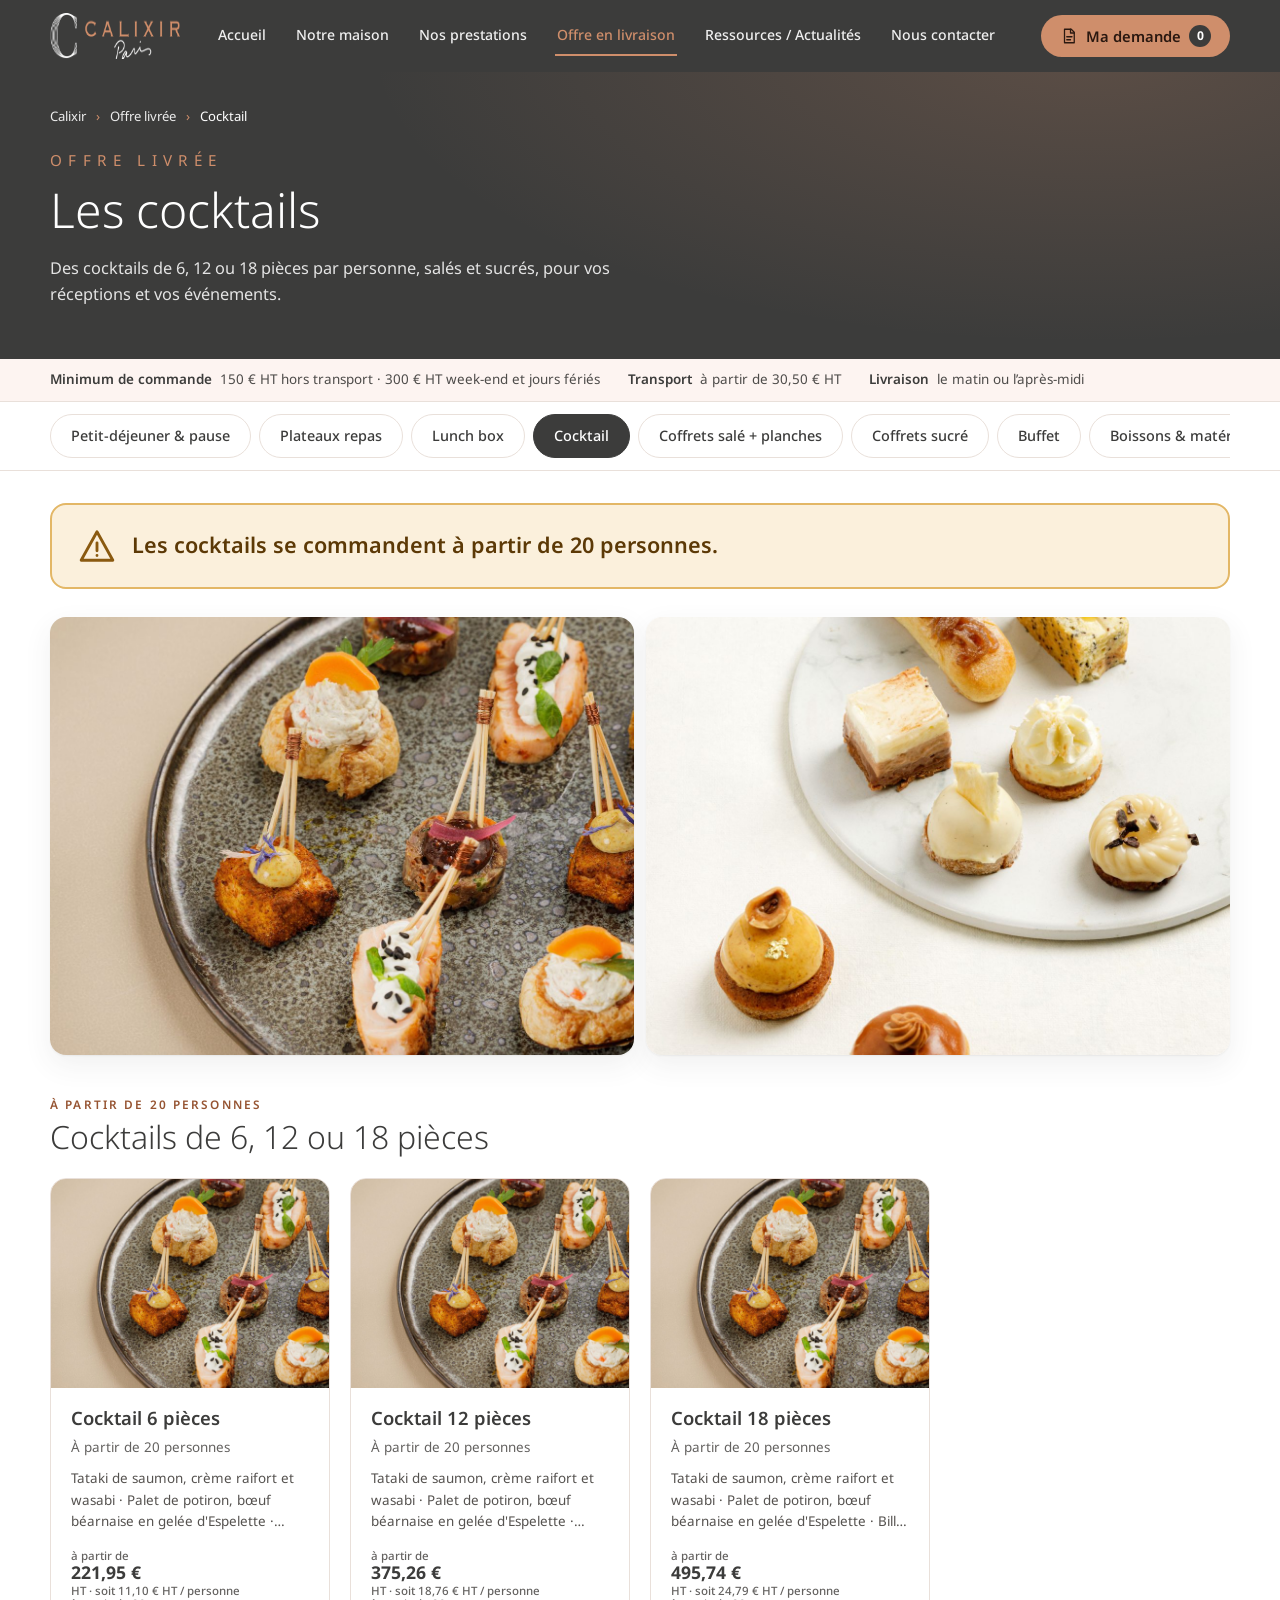
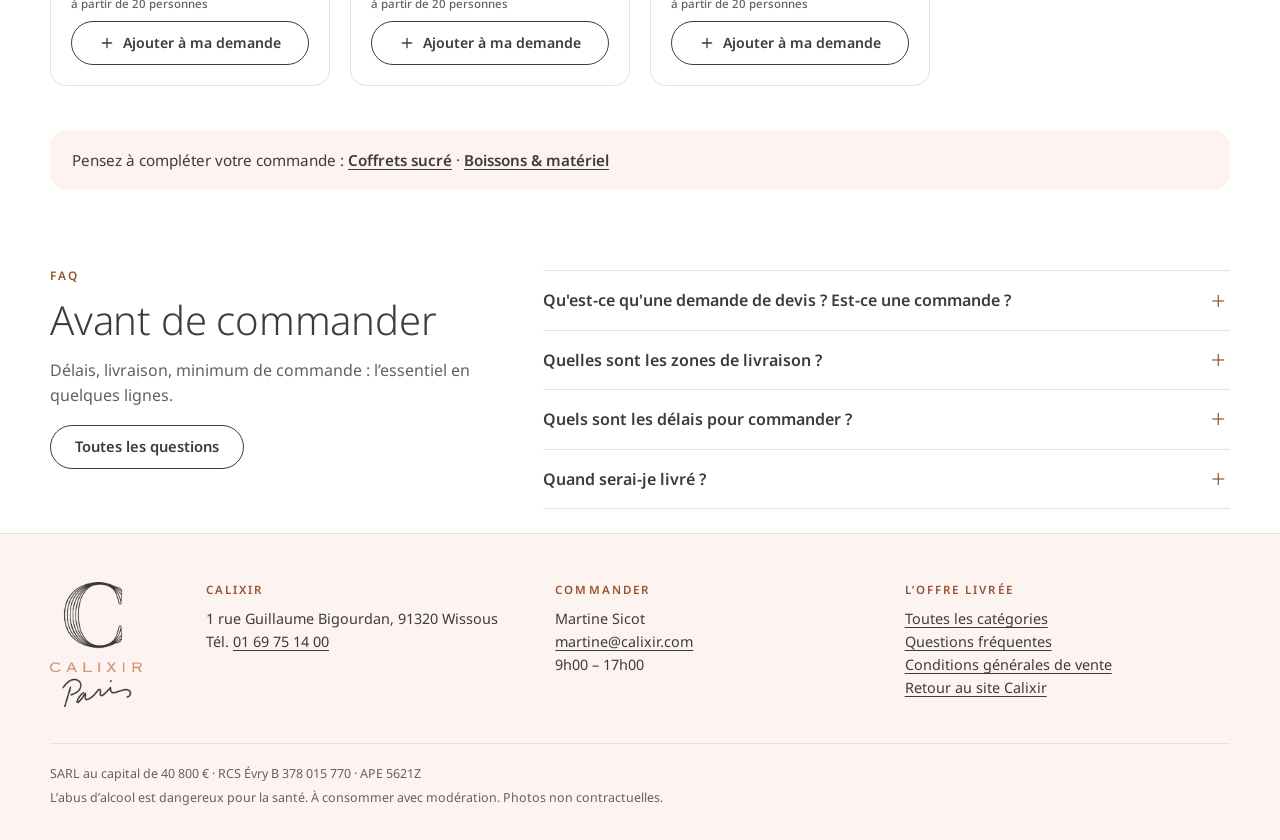
<file: cocktail/index.html>
<!doctype html>
<html lang="fr">
<head>
<meta charset="utf-8">
<meta name="viewport" content="width=device-width, initial-scale=1">
<title>Les cocktails | Offre livrée Calixir</title>
<meta name="description" content="Cocktails livrés par Calixir : 6, 12 ou 18 pièces par personne, à partir de 20 personnes. Demandez votre devis."><link rel="canonical" href="https://www.calixir.com/offre-livree/cocktail/"><meta name="robots" content="noindex, nofollow">
<meta name="theme-color" content="#3C3C3B">
<meta property="og:type" content="website">
<meta property="og:locale" content="fr_FR">
<meta property="og:site_name" content="Calixir Paris">
<meta property="og:title" content="Les cocktails | Offre livrée Calixir">
<meta property="og:description" content="Cocktails livrés par Calixir : 6, 12 ou 18 pièces par personne, à partir de 20 personnes. Demandez votre devis."><meta property="og:url" content="https://www.calixir.com/offre-livree/cocktail/"><meta property="og:image" content="https://www.calixir.com/offre-livree/assets/img/produits/cocktail-sale-photo.jpg"><link rel="icon" href="../assets/img/brand/logo-c.png" type="image/png">
<link rel="apple-touch-icon" href="../assets/img/brand/logo-c.png">
<link rel="preload" href="../assets/fonts/noto-sans.woff2" as="font" type="font/woff2" crossorigin>
<link rel="stylesheet" href="../assets/css/style.css?v=202610201644">
<script type="application/ld+json">{"@context":"https://schema.org","@type":"BreadcrumbList","itemListElement":[{"@type":"ListItem","position":1,"name":"Calixir","item":"https://www.calixir.com/"},{"@type":"ListItem","position":2,"name":"Offre livrée","item":"https://www.calixir.com/offre-livree/"},{"@type":"ListItem","position":3,"name":"Cocktail","item":"https://www.calixir.com/offre-livree/cocktail/"}]}</script>
<script type="application/ld+json">{"@context":"https://schema.org","@type":"ItemList","name":"Les cocktails","itemListElement":[{"@type":"ListItem","position":1,"item":{"@type":"Product","name":"Cocktail 6 pièces","offers":{"@type":"Offer","priceCurrency":"EUR","url":"https://www.calixir.com/offre-livree/cocktail/#p-cocktail-cocktail-6","availability":"https://schema.org/InStock","price":"221.95","priceSpecification":{"@type":"PriceSpecification","price":"221.95","priceCurrency":"EUR","valueAddedTaxIncluded":false}},"description":"Tataki de saumon, crème raifort et wasabi · Palet de potiron, bœuf béarnaise en gelée d'Espelette · Pincé de carotte jaune au chèvre Valençay AOP, chutney d'échalotes et menthe fraîche · Clafoutis aux haricots blancs et houmous, bacon fumé végétal · Fours frais sucrés assortis : Charlotte poire chocolat, Sablé clém'cannelle, Biscuit cake éveil d'agrumes, Caroline marron glacé, Le trois chocolats, Cake l'instant noisette, Neige coco, Terre de vanille et panais (sans gluten), Chou caramel passion","image":"https://www.calixir.com/offre-livree/assets/img/produits/cocktail-sale-photo.jpg"}},{"@type":"ListItem","position":2,"item":{"@type":"Product","name":"Cocktail 12 pièces","offers":{"@type":"Offer","priceCurrency":"EUR","url":"https://www.calixir.com/offre-livree/cocktail/#p-cocktail-cocktail-12","availability":"https://schema.org/InStock","price":"375.26","priceSpecification":{"@type":"PriceSpecification","price":"375.26","priceCurrency":"EUR","valueAddedTaxIncluded":false}},"description":"Tataki de saumon, crème raifort et wasabi · Palet de potiron, bœuf béarnaise en gelée d'Espelette · Pincé de carotte jaune au chèvre Valençay AOP, chutney d'échalotes et menthe fraîche · Clafoutis aux haricots blancs et houmous, bacon fumé végétal · Bao moelleux aux gambas et légumes rôtis (1/2) · Sandwich moelleux grand Sud : bresaola, roquette, parmesan, pignons · Fours frais sucrés assortis : Charlotte poire chocolat, Sablé clém'cannelle, Biscuit cake éveil d'agrumes, Caroline marron glacé, Le trois chocolats, Cake l'instant noisette, Neige coco, Terre de vanille et panais (sans gluten), Chou caramel passion","image":"https://www.calixir.com/offre-livree/assets/img/produits/cocktail-sale-photo.jpg"}},{"@type":"ListItem","position":3,"item":{"@type":"Product","name":"Cocktail 18 pièces","offers":{"@type":"Offer","priceCurrency":"EUR","url":"https://www.calixir.com/offre-livree/cocktail/#p-cocktail-cocktail-18","availability":"https://schema.org/InStock","price":"495.74","priceSpecification":{"@type":"PriceSpecification","price":"495.74","priceCurrency":"EUR","valueAddedTaxIncluded":false}},"description":"Tataki de saumon, crème raifort et wasabi · Palet de potiron, bœuf béarnaise en gelée d'Espelette · Bille de foie gras et pain d'épices et oignons confits · Pincé de carotte jaune au chèvre Valençay AOP, chutney d'échalotes et menthe fraîche · Clafoutis aux haricots blancs et houmous, bacon fumé végétal · Bao moelleux aux gambas et légumes rôtis (1/2) · Sandwich moelleux grand Sud : bresaola, roquette, parmesan, pignons · Focaccia confit de figue et mascarpone aux noix, fine ciboulette · Fours frais sucrés assortis : Charlotte poire chocolat, Sablé clém'cannelle, Biscuit cake éveil d'agrumes, Caroline marron glacé, Le trois chocolats, Cake l'instant noisette, Neige coco, Terre de vanille et panais (sans gluten), Chou caramel passion · Brochette de fruits frais et menthe","image":"https://www.calixir.com/offre-livree/assets/img/produits/cocktail-sale-photo.jpg"}}]}</script>
</head>
<body data-page="category" data-root="../" data-cat="cocktail">
<a class="skip" href="#contenu">Aller au contenu</a>
<header class="site-header" id="top">
  <div class="container header-inner">
    <a class="brand" href="https://www.calixir.com/" aria-label="Calixir Paris, retour au site principal">
      <img src="../assets/img/brand/logo-horizontal-light.png" alt="Calixir Paris" width="412" height="96">
    </a>
    <nav class="main-nav" id="mainNav" aria-label="Menu principal Calixir">
      <a href="https://www.calixir.com/">Accueil</a>
      <a href="https://www.calixir.com/notre-maison/">Notre maison</a>
      <a href="https://www.calixir.com/prestations-servies/">Nos prestations</a>
      <a href="../" class="is-current">Offre en livraison</a>
      <a href="https://www.calixir.com/blog/">Ressources / Actualités</a>
      <a href="https://www.calixir.com/contact/">Nous contacter</a>
    </nav>
    <button class="btn btn-copper cart-btn" type="button" data-action="open-quote" aria-label="Ouvrir ma demande de devis">
      <svg viewBox="0 0 24 24" width="18" height="18" fill="none" stroke="currentColor" stroke-width="1.7" stroke-linecap="round" stroke-linejoin="round" aria-hidden="true"><path d="M6 3h9l4 4v14H6z"/><path d="M14 3v5h5"/><path d="M9 13h7M9 17h5"/></svg>
      <span class="cart-btn-label">Ma demande</span>
      <span class="count" id="headerCount" hidden>0</span>
    </button>
    <button class="nav-toggle" type="button" aria-expanded="false" aria-controls="mainNav" aria-label="Menu">
      <svg viewBox="0 0 24 24" width="22" height="22" fill="none" stroke="currentColor" stroke-width="1.8" stroke-linecap="round" aria-hidden="true"><path d="M4 7h16M4 12h16M4 17h16"/></svg>
    </button>
  </div>
</header><main id="contenu">

<section class="band band-page">
  <div class="container">
    <nav class="breadcrumb" aria-label="Fil d’Ariane">
      <ol>
        <li><a href="https://www.calixir.com/">Calixir</a></li>
        <li><a href="../">Offre livrée</a></li>
        <li aria-current="page">Cocktail</li>
      </ol>
    </nav>
    <p class="eyebrow eyebrow-light">Offre livrée</p>
    <h1>Les cocktails</h1>
<p class="lead">Des cocktails de 6, 12 ou 18 pièces par personne, salés et sucrés, pour vos réceptions et vos événements.</p>  </div>
</section>

<div class="infobar" role="note">
  <div class="container infobar-inner">
<span><strong>Minimum de commande</strong> 150 € HT hors transport · 300 € HT week-end et jours fériés</span><span><strong>Transport</strong> à partir de 30,50 € HT</span>    <span><strong>Livraison</strong> le matin ou l’après-midi</span>
  </div>
</div>
<div class="catnav-bar" id="catNav">
  <div class="container">
    <nav class="catnav" aria-label="Catégories de la carte">
      <a href="../petit-dejeuner-pause/" data-cat-link="petit-dejeuner-pause">Petit-déjeuner &amp; pause<span class="dot" hidden></span></a>
      <a href="../plateaux-repas/" data-cat-link="plateaux-repas">Plateaux repas<span class="dot" hidden></span></a>
      <a href="../lunch-box/" data-cat-link="lunch-box">Lunch box<span class="dot" hidden></span></a>
      <a href="./" data-cat-link="cocktail" aria-current="page" class="is-active">Cocktail<span class="dot" hidden></span></a>
      <a href="../coffrets-sale-planches/" data-cat-link="coffrets-sale-planches">Coffrets salé + planches<span class="dot" hidden></span></a>
      <a href="../coffrets-sucre/" data-cat-link="coffrets-sucre">Coffrets sucré<span class="dot" hidden></span></a>
      <a href="../buffet/" data-cat-link="buffet">Buffet<span class="dot" hidden></span></a>
      <a href="../boissons-materiel/" data-cat-link="boissons-materiel">Boissons &amp; matériel<span class="dot" hidden></span></a>
    </nav>
  </div>
</div>

<div class="container catalog">
  <aside class="callout" role="note">
    <svg viewBox="0 0 24 24" aria-hidden="true"><path d="M12 3l10 18H2z"/><path d="M12 10v5M12 18v.01"/></svg>
    <p>Les cocktails se commandent à partir de 20 personnes.</p>
  </aside>

  <div class="gallery gallery-2">
<img src="../assets/img/produits/cocktail-sale-photo.jpg" alt="" width="1200" height="1801" loading="lazy" decoding="async"><img src="../assets/img/produits/cocktail-sucre-photo.jpg" alt="" width="1200" height="1800" loading="lazy" decoding="async">  </div>

  <section class="group" aria-labelledby="g-cocktail" id="cocktail">
  <div class="group-head">
<p class="eyebrow">À partir de 20 personnes</p>    <h2 id="g-cocktail">Cocktails de 6, 12 ou 18 pièces</h2>
  </div>
  <div class="cards"><article class="card" data-id="cocktail-6" id="p-cocktail-cocktail-6">
  <div class="card-media">
<img src="../assets/img/produits/cocktail-sale-photo.jpg" alt="Cocktail 6 pièces · À partir de 20 personnes" width="1200" height="1801" loading="lazy" decoding="async">
    <span class="in-cart" hidden></span>
  </div>
  <div class="card-body">
    <h3 class="card-title"><button type="button" data-action="open-product" data-id="cocktail-6">Cocktail 6 pièces</button></h3>
<p class="card-sub">À partir de 20 personnes</p><p class="card-teaser">Tataki de saumon, crème raifort et wasabi · Palet de potiron, bœuf béarnaise en gelée d&#39;Espelette · Pincé de carotte jaune au chèvre Valençay AOP, chutney d&#39;échalotes et menthe fraîche · Clafoutis aux haricots blancs et houmous, bacon fumé végétal · Fours frais sucrés assortis : Charlotte poire chocolat, Sablé clém&#39;cannelle, Biscuit cake éveil d&#39;agrumes, Caroline marron glacé, Le trois chocolats, Cake l&#39;instant noisette, Neige coco, Terre de vanille et panais (sans gluten), Chou caramel passion</p>    
    <div class="card-foot"><span class="price"><small class="from">à partir de</small><b>221,95 €</b><small>HT · soit 11,10 € HT / personne</small><small>à partir de 20 personnes</small></span>
<div class="ctrl" data-ctrl="cocktail-6"><button type="button" class="add-btn" data-action="add" data-id="cocktail-6"><svg viewBox="0 0 24 24" aria-hidden="true"><path d="M12 5v14M5 12h14"/></svg>Ajouter à ma demande</button></div>
</div>
  </div>
</article>
<article class="card" data-id="cocktail-12" id="p-cocktail-cocktail-12">
  <div class="card-media">
<img src="../assets/img/produits/cocktail-sale-photo.jpg" alt="Cocktail 12 pièces · À partir de 20 personnes" width="1200" height="1801" loading="lazy" decoding="async">
    <span class="in-cart" hidden></span>
  </div>
  <div class="card-body">
    <h3 class="card-title"><button type="button" data-action="open-product" data-id="cocktail-12">Cocktail 12 pièces</button></h3>
<p class="card-sub">À partir de 20 personnes</p><p class="card-teaser">Tataki de saumon, crème raifort et wasabi · Palet de potiron, bœuf béarnaise en gelée d&#39;Espelette · Pincé de carotte jaune au chèvre Valençay AOP, chutney d&#39;échalotes et menthe fraîche · Clafoutis aux haricots blancs et houmous, bacon fumé végétal · Bao moelleux aux gambas et légumes rôtis (1/2) · Sandwich moelleux grand Sud : bresaola, roquette, parmesan, pignons · Fours frais sucrés assortis : Charlotte poire chocolat, Sablé clém&#39;cannelle, Biscuit cake éveil d&#39;agrumes, Caroline marron glacé, Le trois chocolats, Cake l&#39;instant noisette, Neige coco, Terre de vanille et panais (sans gluten), Chou caramel passion</p>    
    <div class="card-foot"><span class="price"><small class="from">à partir de</small><b>375,26 €</b><small>HT · soit 18,76 € HT / personne</small><small>à partir de 20 personnes</small></span>
<div class="ctrl" data-ctrl="cocktail-12"><button type="button" class="add-btn" data-action="add" data-id="cocktail-12"><svg viewBox="0 0 24 24" aria-hidden="true"><path d="M12 5v14M5 12h14"/></svg>Ajouter à ma demande</button></div>
</div>
  </div>
</article>
<article class="card" data-id="cocktail-18" id="p-cocktail-cocktail-18">
  <div class="card-media">
<img src="../assets/img/produits/cocktail-sale-photo.jpg" alt="Cocktail 18 pièces · À partir de 20 personnes" width="1200" height="1801" loading="lazy" decoding="async">
    <span class="in-cart" hidden></span>
  </div>
  <div class="card-body">
    <h3 class="card-title"><button type="button" data-action="open-product" data-id="cocktail-18">Cocktail 18 pièces</button></h3>
<p class="card-sub">À partir de 20 personnes</p><p class="card-teaser">Tataki de saumon, crème raifort et wasabi · Palet de potiron, bœuf béarnaise en gelée d&#39;Espelette · Bille de foie gras et pain d&#39;épices et oignons confits · Pincé de carotte jaune au chèvre Valençay AOP, chutney d&#39;échalotes et menthe fraîche · Clafoutis aux haricots blancs et houmous, bacon fumé végétal · Bao moelleux aux gambas et légumes rôtis (1/2) · Sandwich moelleux grand Sud : bresaola, roquette, parmesan, pignons · Focaccia confit de figue et mascarpone aux noix, fine ciboulette · Fours frais sucrés assortis : Charlotte poire chocolat, Sablé clém&#39;cannelle, Biscuit cake éveil d&#39;agrumes, Caroline marron glacé, Le trois chocolats, Cake l&#39;instant noisette, Neige coco, Terre de vanille et panais (sans gluten), Chou caramel passion · Brochette de fruits frais et menthe</p>    
    <div class="card-foot"><span class="price"><small class="from">à partir de</small><b>495,74 €</b><small>HT · soit 24,79 € HT / personne</small><small>à partir de 20 personnes</small></span>
<div class="ctrl" data-ctrl="cocktail-18"><button type="button" class="add-btn" data-action="add" data-id="cocktail-18"><svg viewBox="0 0 24 24" aria-hidden="true"><path d="M12 5v14M5 12h14"/></svg>Ajouter à ma demande</button></div>
</div>
  </div>
</article>
</div>
</section>



  <div class="hint-box">
    Pensez à compléter votre commande :
<a href="../coffrets-sucre/">Coffrets sucré</a> · <a href="../boissons-materiel/">Boissons &amp; matériel</a>  </div>
</div>

<section class="faq-home faq-cat" aria-labelledby="faqTitle">
  <div class="container faq-wrap">
    <div>
      <p class="eyebrow">FAQ</p>
      <h2 id="faqTitle" class="h-section">Avant de commander</h2>
      <p class="muted">Délais, livraison, minimum de commande : l’essentiel en quelques lignes.</p>
      <p><a class="btn btn-ghost" href="../faq/">Toutes les questions</a></p>
    </div>
    <div class="faq-list">
  <details class="faq-item">
    <summary>Qu&#39;est-ce qu&#39;une demande de devis ? Est-ce une commande ?</summary>
    <div class="faq-a"><p>Non. Votre demande n&#39;est pas une commande et ne vous engage à rien. Calixir étudie votre sélection, puis vous répond par e-mail avec un devis personnalisé, valable 2 mois après la date d&#39;envoi. La commande n&#39;est définitive qu&#39;une fois ce devis accepté et retourné.</p></div>
  </details>
  <details class="faq-item">
    <summary>Quelles sont les zones de livraison ?</summary>
    <div class="faq-a"><p>Calixir livre à Paris intra-muros, en petite couronne (Hauts-de-Seine, Seine-Saint-Denis, Val-de-Marne) et dans certaines zones de grande couronne, notamment l&#39;Essonne. Les frais de transport démarrent à 30,50 € HT, dépendent de l&#39;adresse de livraison et sont précisés dans votre devis.</p></div>
  </details>
  <details class="faq-item">
    <summary>Quels sont les délais pour commander ?</summary>
    <div class="faq-a"><p>Pour les commandes passées jusqu&#39;à 12h00, la livraison peut se faire le lendemain. Les coffrets de la collection à partager se commandent 72 heures à l&#39;avance (jour ouvré), à l&#39;exception de certains produits disponibles à 48 heures. Une commande « dernière minute » est possible par téléphone le jour même avant 10h00, avec une majoration de 10 € HT. Pour une commande hors délais, contactez-nous.</p></div>
  </details>
  <details class="faq-item">
    <summary>Quand serai-je livré ?</summary>
    <div class="faq-a"><p>La livraison se fait le matin ou l&#39;après-midi. Indiquez votre préférence et, si besoin, l&#39;heure souhaitée : Calixir confirme le créneau dans son devis. Les créneaux sont de 2 heures (1 heure pour les petits-déjeuners, de 7h à 9h30). Dans les zones denses ou en cas de circulation difficile, le créneau peut être porté à 2 heures, voire davantage.</p></div>
  </details>
</div>

  </div>
</section>
</main>
<footer class="site-footer">
  <div class="container footer-inner">
    <img class="footer-logo" src="../assets/img/brand/logo.png" alt="Calixir Paris" width="517" height="700" loading="lazy">
    <div class="footer-cols">
      <div>
        <h2>Calixir</h2>
        <address>1 rue Guillaume Bigourdan, 91320 Wissous<br>Tél. <a href="tel:+33169751400">01 69 75 14 00</a></address>
      </div>
      <div>
        <h2>Commander</h2>
        <p>Martine Sicot<br><a href="mailto:martine@calixir.com">martine@calixir.com</a><br>9h00 – 17h00</p>
      </div>
      <div>
        <h2>L’offre livrée</h2>
        <p>
          <a href="../">Toutes les catégories</a><br>
          <a href="../faq/">Questions fréquentes</a><br>
          <a href="../cgv/">Conditions générales de vente</a><br>
          <a href="https://www.calixir.com/">Retour au site Calixir</a>
        </p>
      </div>
    </div>
  </div>
  <div class="container footer-legal">
    <p>SARL au capital de 40 800 € · RCS Évry B 378 015 770 · APE 5621Z</p>
    <p>L’abus d’alcool est dangereux pour la santé. À consommer avec modération. Photos non contractuelles.</p>
  </div>
</footer>
<div class="cart-bar" id="cartBar" hidden>
  <div class="cart-bar-inner">
    <div class="cart-bar-info">
      <strong id="barCount">0 produit</strong>
      <span id="barTotal">0,00 € HT</span>
    </div>
    <button class="btn btn-light" type="button" data-action="open-quote">Demander un devis</button>
  </div>
</div><!-- ============ FICHE PRODUIT ============ -->
<dialog id="productDialog" class="sheet" aria-labelledby="pdTitle">
  <div class="sheet-inner">
    <button class="icon-btn sheet-close" type="button" data-action="close-dialog" aria-label="Fermer">
      <svg viewBox="0 0 24 24" width="20" height="20" fill="none" stroke="currentColor" stroke-width="1.8" stroke-linecap="round" aria-hidden="true"><path d="M6 6l12 12M18 6L6 18"/></svg>
    </button>
    <div class="sheet-scroll" id="pdBody"></div>
    <div class="sheet-foot" id="pdFoot"></div>
  </div>
</dialog>

<!-- ============ DEMANDE DE DEVIS ============ -->
<dialog id="quoteDialog" class="drawer" aria-labelledby="qTitle">
  <div class="drawer-inner">
    <header class="drawer-head">
      <h2 id="qTitle">Ma demande de devis</h2>
      <button class="icon-btn" type="button" data-action="close-dialog" aria-label="Fermer">
        <svg viewBox="0 0 24 24" width="20" height="20" fill="none" stroke="currentColor" stroke-width="1.8" stroke-linecap="round" aria-hidden="true"><path d="M6 6l12 12M18 6L6 18"/></svg>
      </button>
    </header>
    <ol class="progress" id="qProgress" aria-label="Étapes de la demande">
      <li data-step="1"><span>1</span><em>Sélection</em></li>
      <li data-step="2"><span>2</span><em>Livraison</em></li>
      <li data-step="3"><span>3</span><em>Coordonnées</em></li>
      <li data-step="4"><span>4</span><em>Récapitulatif</em></li>
    </ol>

    <div class="drawer-body" id="qBody">
      <section data-step="1" id="qStep1"></section>

      <section data-step="2" id="qStep2" hidden>
        <h3 class="step-title">Quand et où livrer ?</h3>
        <div class="sel-slot"></div>
        <form class="form" novalidate autocomplete="on" onsubmit="return false">
          <div class="row2">
            <div class="field">
              <label for="f-date">Date de livraison</label>
              <input id="f-date" name="date" type="date" required>
            </div>
            <div class="field">
              <label for="f-guests">Nombre de personnes</label>
              <input id="f-guests" name="guests" type="number" min="1" inputmode="numeric" required>
            </div>
          </div>
          <p class="hint" id="dateHint" hidden></p>
          <fieldset class="field chips" id="slotField">
            <legend>Livraison</legend>
            <label class="chip"><input type="radio" name="slot" value="Matin" required><span>Le matin</span></label>
            <label class="chip"><input type="radio" name="slot" value="Après-midi"><span>L’après-midi</span></label>
          </fieldset>
          <div class="field">
            <label for="f-timeFrom">Heure précise souhaitée <span class="opt">(facultatif)</span></label>
            <input id="f-timeFrom" name="timeFrom" type="time">
          </div>
<p class="hint">Livraison le matin ou l&#39;après-midi. Le créneau précis est confirmé dans le devis.</p>          <p class="hint" id="timeHint" hidden></p>
          <div class="field">
            <label for="f-address">Adresse de livraison</label>
            <input id="f-address" name="address" type="text" autocomplete="street-address" required placeholder="Numéro et nom de la rue">
          </div>
          <div class="row2 row-zip">
            <div class="field">
              <label for="f-zip">Code postal</label>
              <input id="f-zip" name="zip" type="text" inputmode="numeric" pattern="[0-9]{5}" maxlength="5" autocomplete="postal-code" required>
            </div>
            <div class="field">
              <label for="f-city">Ville</label>
              <input id="f-city" name="city" type="text" autocomplete="address-level2" required>
            </div>
          </div>
          <div class="field">
            <label for="f-access">Instructions d’accès <span class="opt">(facultatif)</span></label>
            <textarea id="f-access" name="access" rows="2" placeholder="Étage, digicode, interlocuteur sur place, accès livreur…"></textarea>
          </div>
          <fieldset class="field chips">
            <legend>Régimes particuliers <span class="opt">(facultatif)</span></legend>
            <label class="chip"><input type="checkbox" name="diet" value="Végétarien"><span>Végétarien</span></label>
            <label class="chip"><input type="checkbox" name="diet" value="Végan"><span>Végan</span></label>
            <label class="chip"><input type="checkbox" name="diet" value="Sans gluten"><span>Sans gluten</span></label>
            <label class="chip"><input type="checkbox" name="diet" value="Sans porc"><span>Sans porc</span></label>
            <label class="chip"><input type="checkbox" name="diet" value="Allergies à préciser"><span>Allergies</span></label>
          </fieldset>
          <div class="field">
            <label for="f-notes">Commentaires <span class="opt">(facultatif)</span></label>
            <textarea id="f-notes" name="notes" rows="3" placeholder="Allergies, budget, besoin de matériel, commande récurrente…"></textarea>
          </div>
        </form>
      </section>

      <section data-step="3" id="qStep3" hidden>
        <h3 class="step-title">À qui envoyer le devis ?</h3>
        <div class="sel-slot"></div>
        <form class="form" novalidate autocomplete="on" onsubmit="return false">
          <div class="field">
            <label for="f-company">Société</label>
            <input id="f-company" name="company" type="text" autocomplete="organization" required>
          </div>
          <div class="row2">
            <div class="field">
              <label for="f-firstName">Prénom</label>
              <input id="f-firstName" name="firstName" type="text" autocomplete="given-name" required>
            </div>
            <div class="field">
              <label for="f-lastName">Nom</label>
              <input id="f-lastName" name="lastName" type="text" autocomplete="family-name" required>
            </div>
          </div>
          <div class="field">
            <label for="f-email">Adresse e-mail</label>
            <input id="f-email" name="email" type="email" autocomplete="email" required>
          </div>
          <div class="field">
            <label for="f-phone">Téléphone</label>
            <input id="f-phone" name="phone" type="tel" autocomplete="tel" required>
          </div>
          <div class="field">
            <label for="f-po">N° de bon de commande ou référence interne <span class="opt">(facultatif)</span></label>
            <input id="f-po" name="po" type="text">
          </div>
          <div class="field">
            <label class="check"><input type="checkbox" id="f-billDiff" name="billDiff"><span>L’adresse de facturation est différente</span></label>
          </div>
          <div class="field" id="billingField" hidden>
            <label for="f-billing">Nom et adresse de facturation</label>
            <textarea id="f-billing" name="billing" rows="3"></textarea>
          </div>
          <input class="hp" type="text" name="website" tabindex="-1" autocomplete="off" aria-hidden="true">
          <div class="field">
            <label class="check"><input type="checkbox" id="f-consent" name="consent" required><span>J’accepte que Calixir utilise ces informations pour répondre à ma demande de devis.</span></label>
            <p class="hint">Vos données servent uniquement à établir et suivre votre devis. Vous pouvez en demander la suppression à tout moment en écrivant à Calixir.</p>
          </div>
        </form>
      </section>

      <section data-step="4" id="qStep4" hidden></section>
      <section data-step="5" id="qStep5" hidden></section>
    </div>

    <footer class="drawer-foot" id="qFoot"></footer>
  </div>
</dialog><div id="printArea" aria-hidden="true"></div>
<div class="toast" id="toast" role="status" aria-live="polite" hidden></div>
<script src="../assets/js/data.js?v=202610201644"></script>
<script src="../assets/js/app.js?v=202610201644"></script>
</body>
</html>
</file>
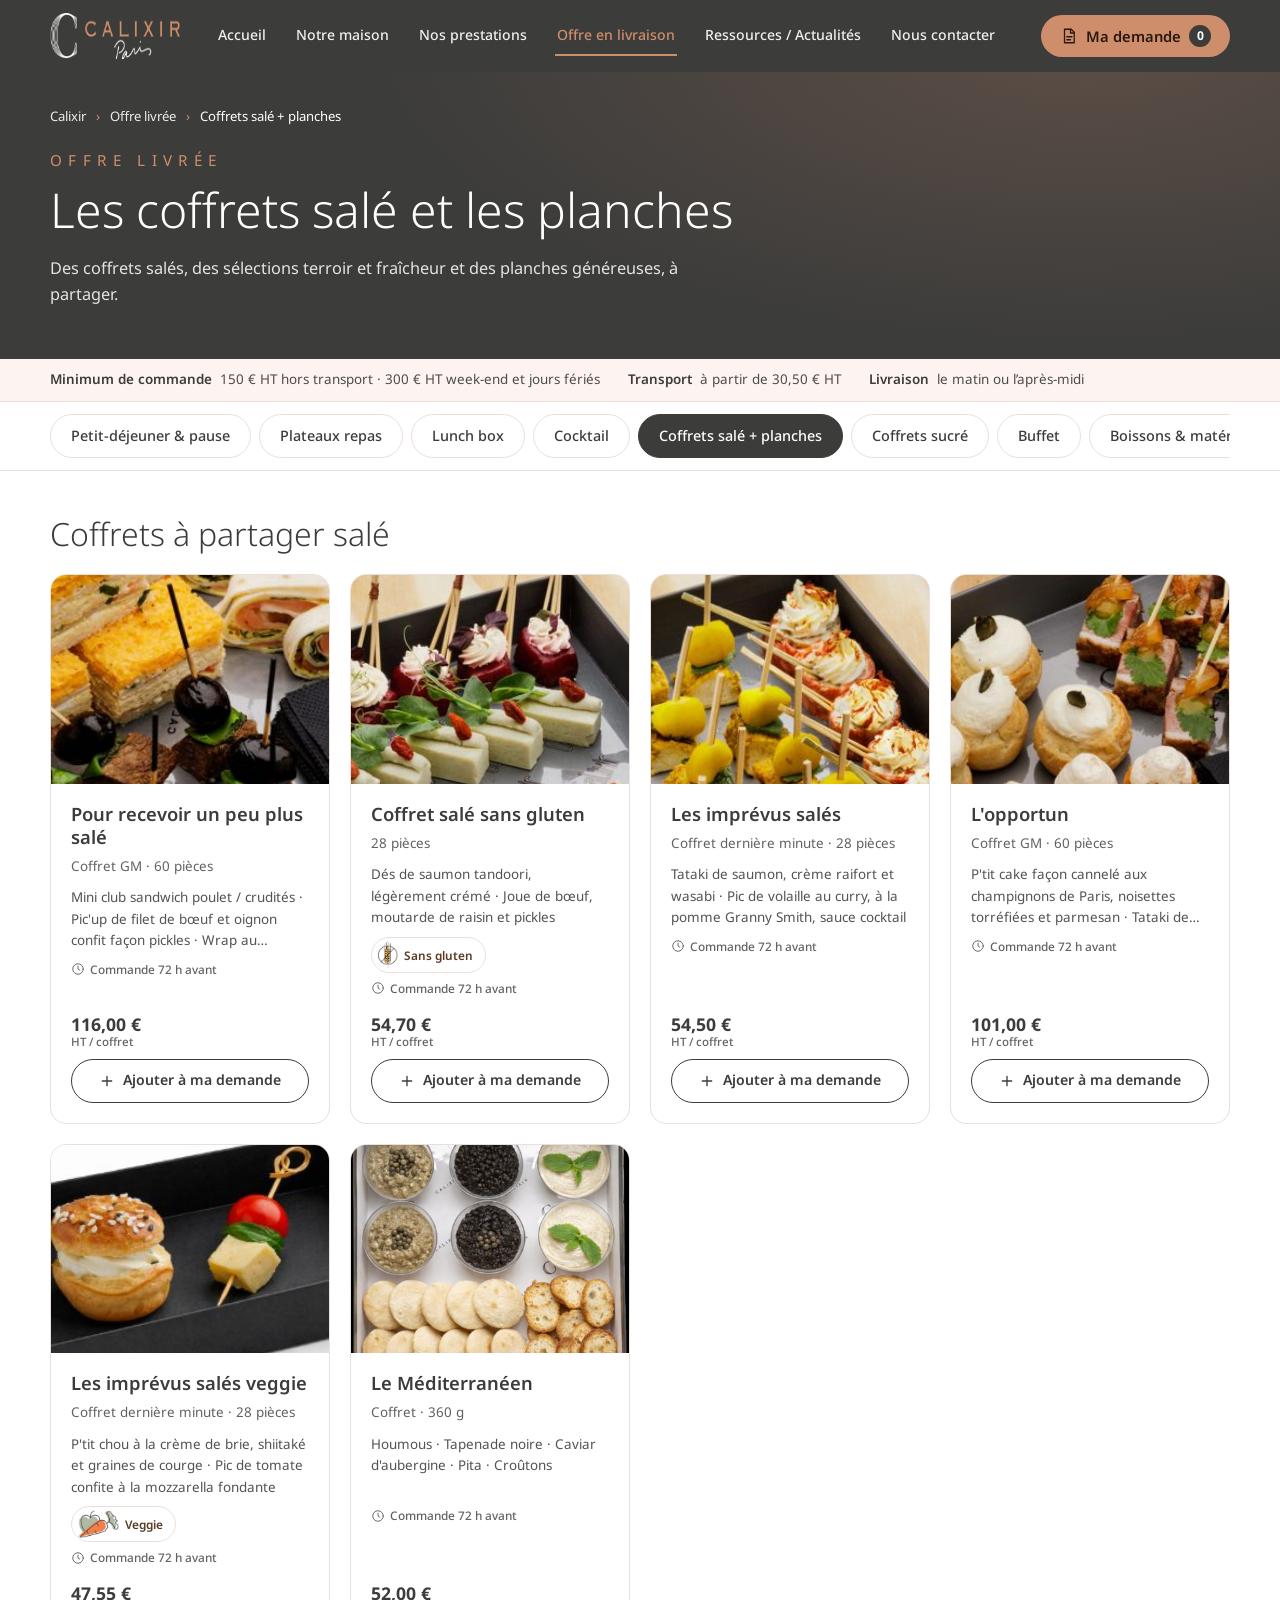
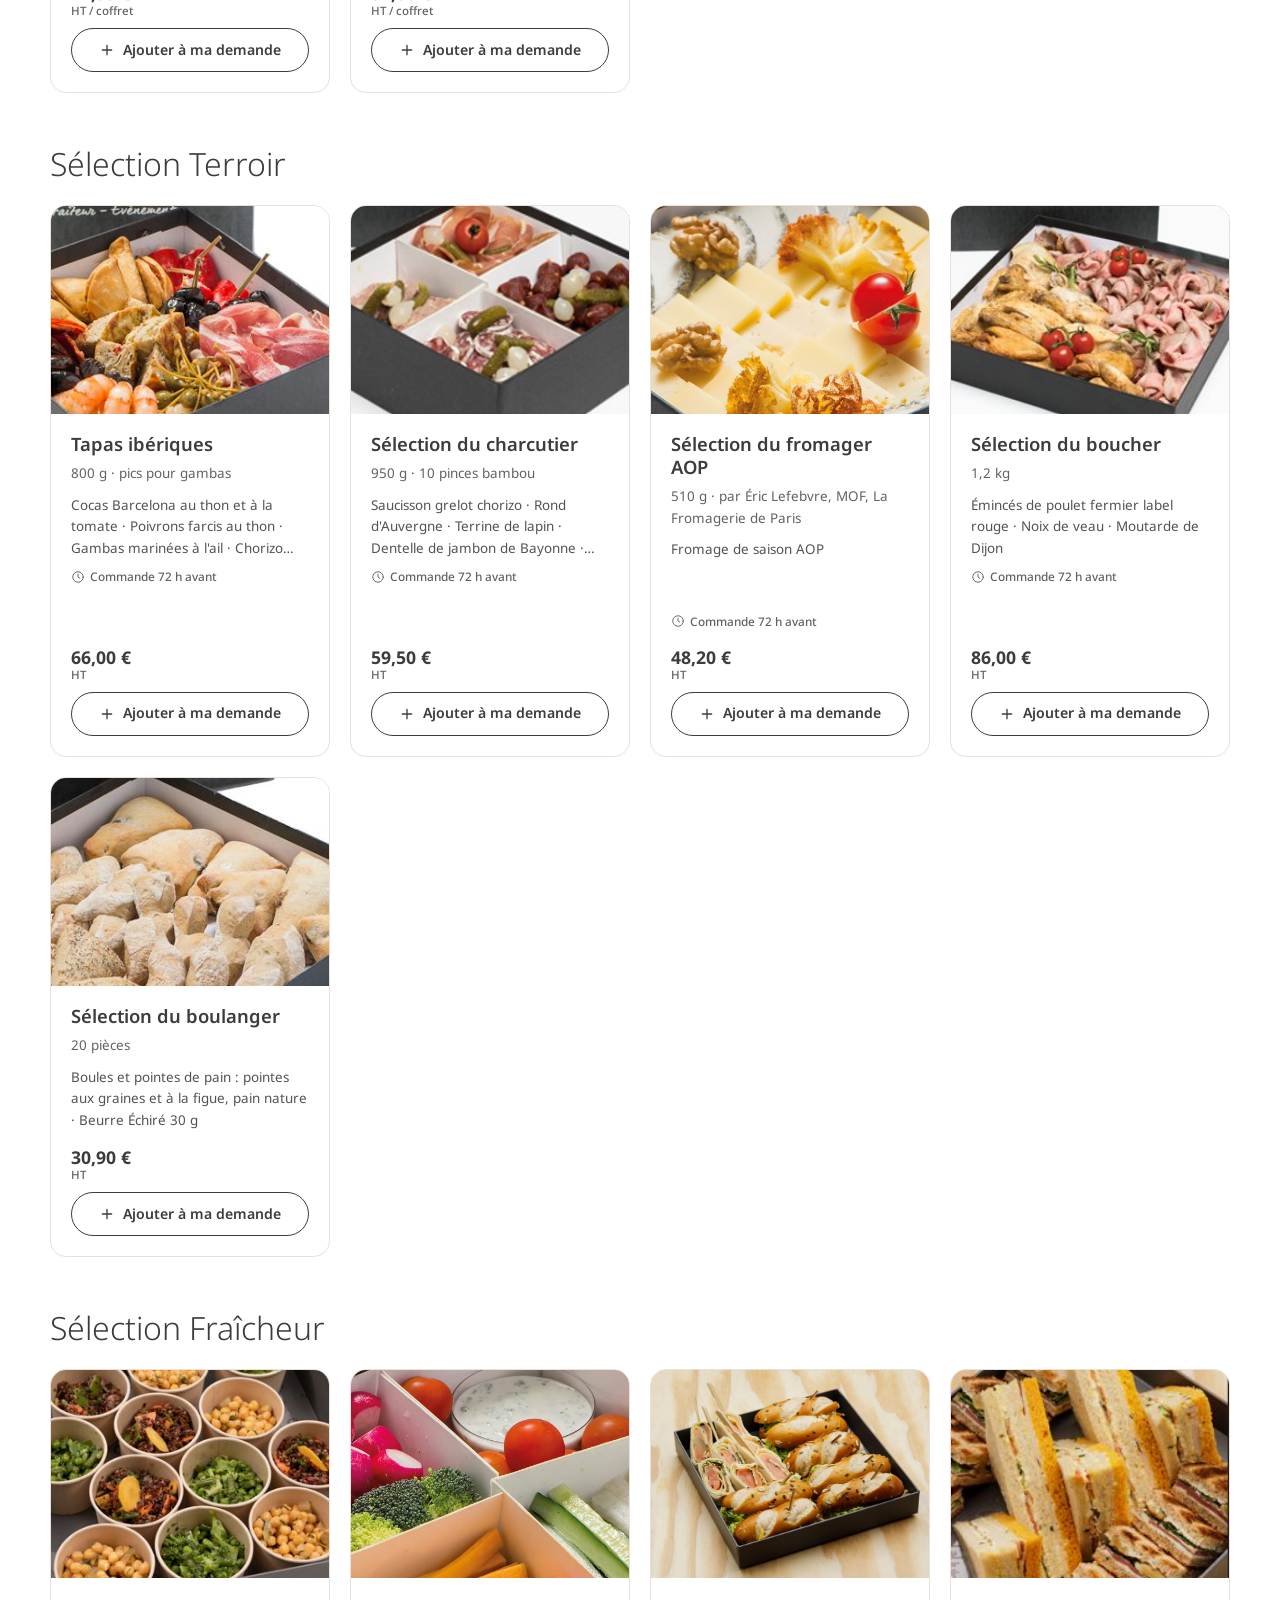
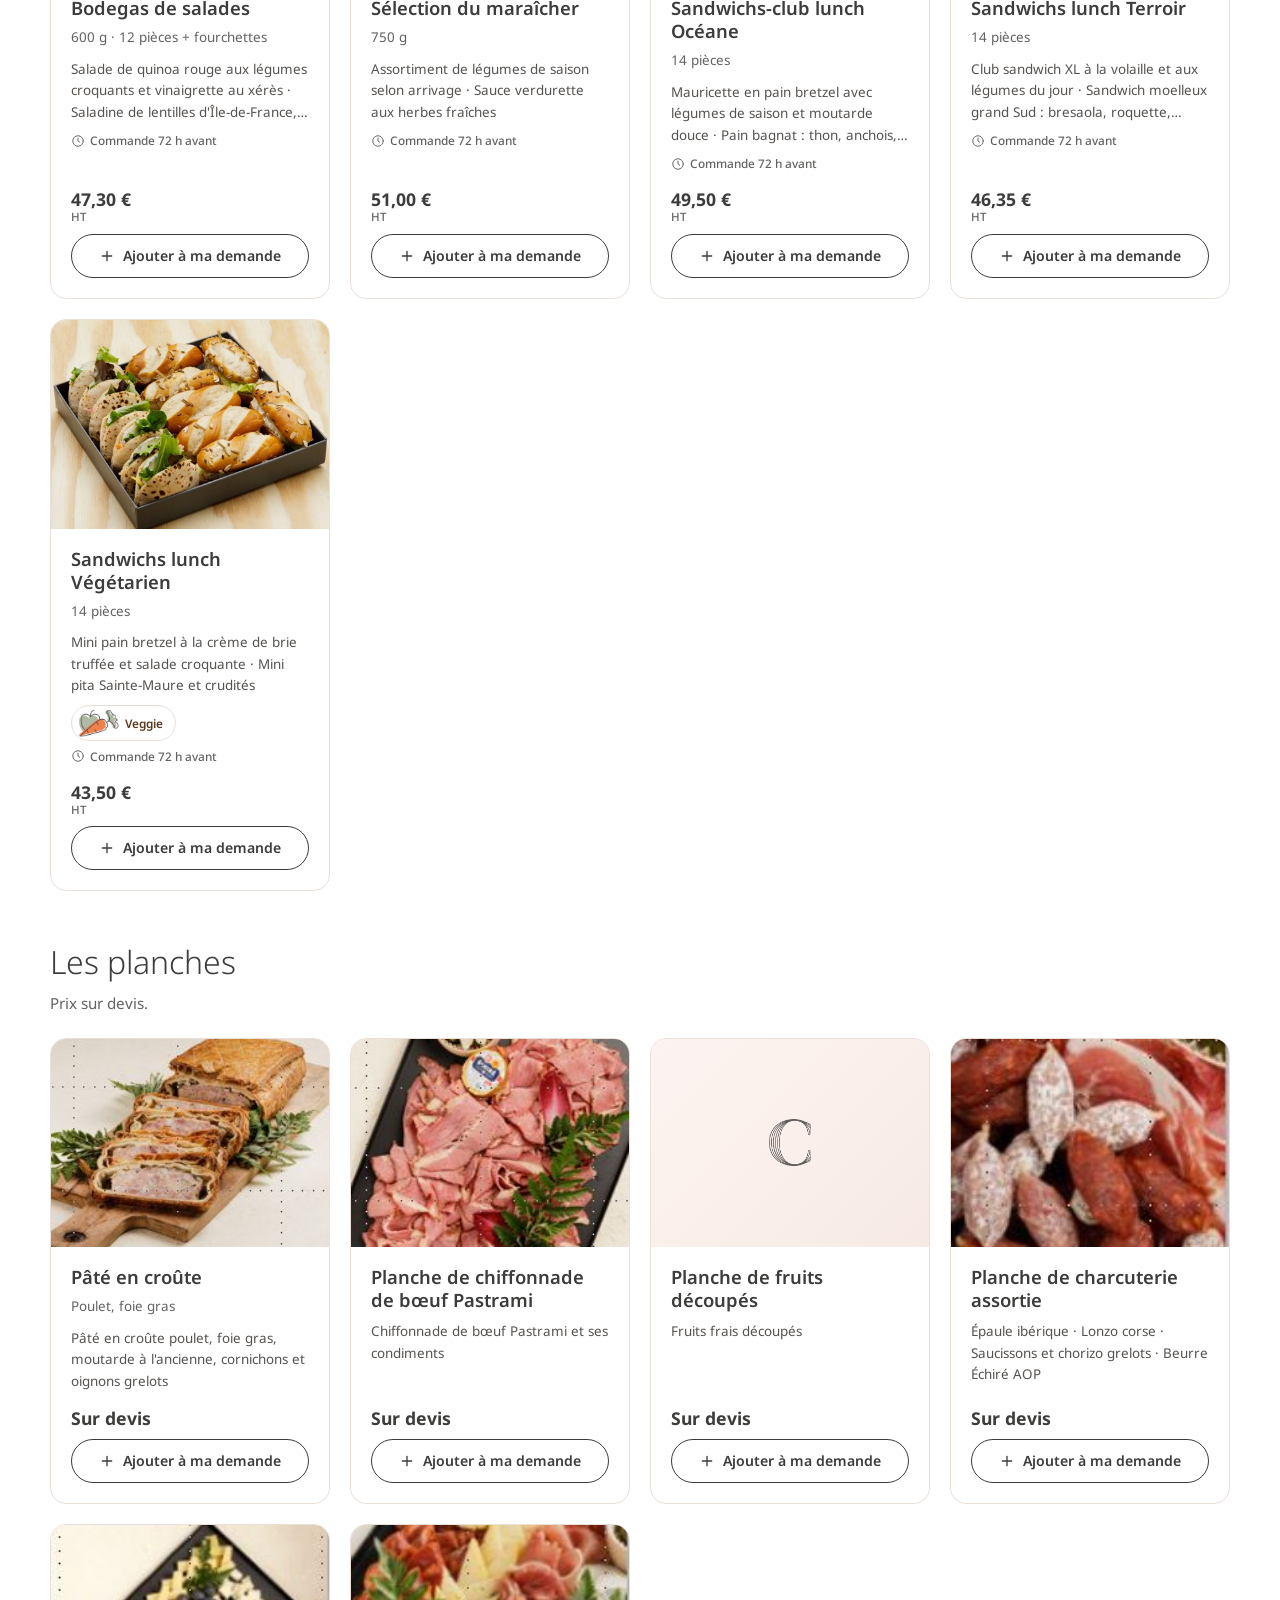
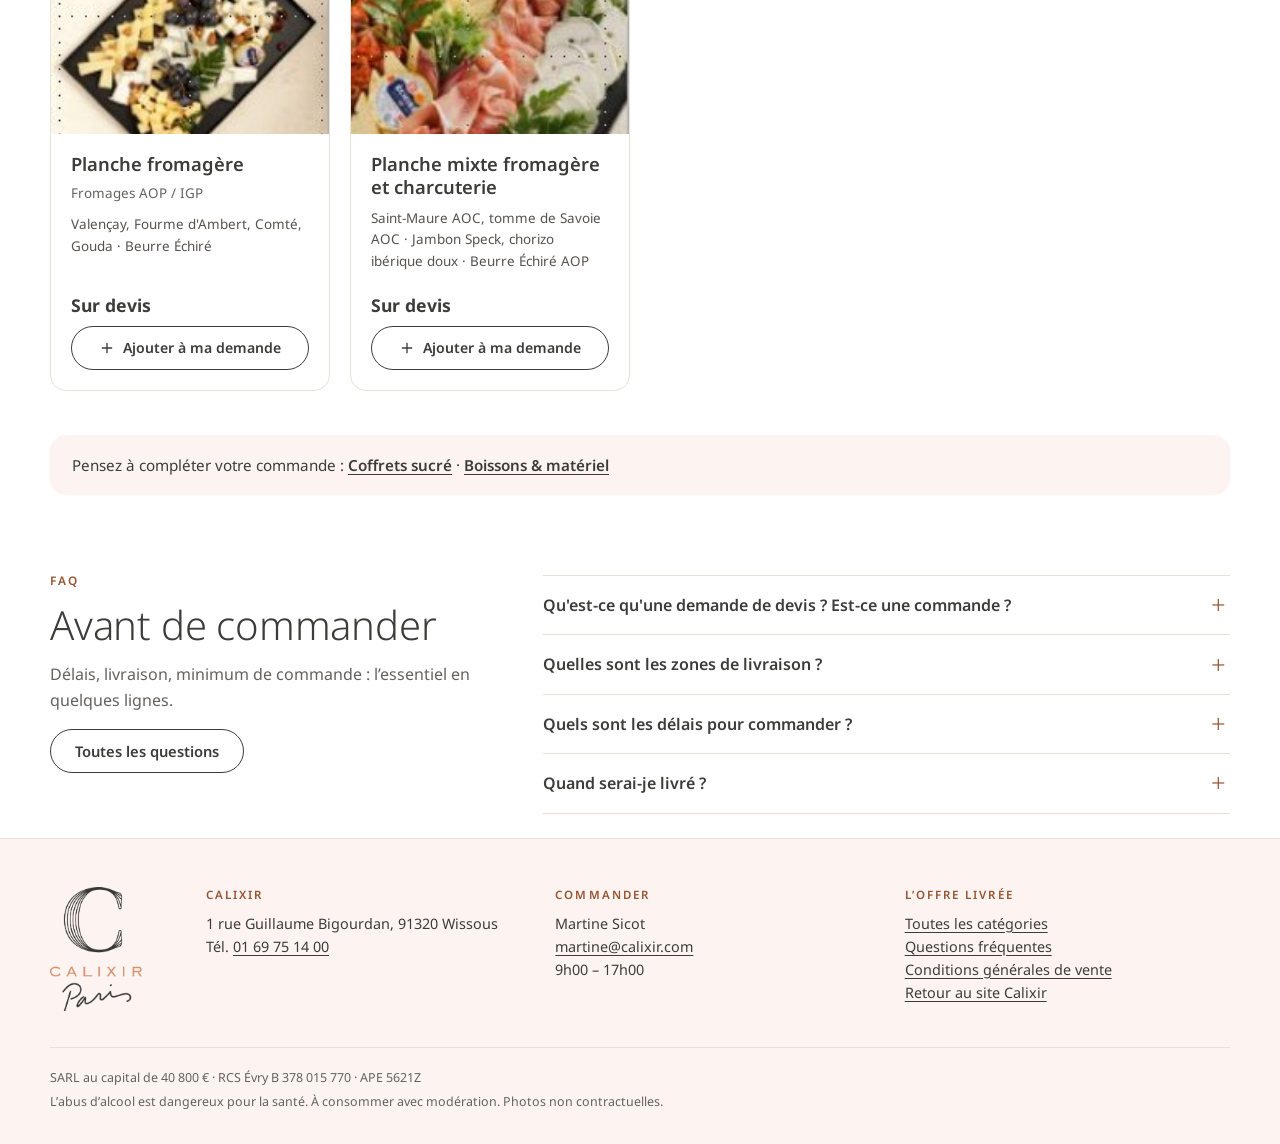
<file: coffrets-sale-planches/index.html>
<!doctype html>
<html lang="fr">
<head>
<meta charset="utf-8">
<meta name="viewport" content="width=device-width, initial-scale=1">
<title>Les coffrets salé et les planches | Offre livrée Calixir</title>
<meta name="description" content="Coffrets à partager salé, sélections terroir et fraîcheur et planches livrés par Calixir. Demandez votre devis."><link rel="canonical" href="https://www.calixir.com/offre-livree/coffrets-sale-planches/"><meta name="robots" content="noindex, nofollow">
<meta name="theme-color" content="#3C3C3B">
<meta property="og:type" content="website">
<meta property="og:locale" content="fr_FR">
<meta property="og:site_name" content="Calixir Paris">
<meta property="og:title" content="Les coffrets salé et les planches | Offre livrée Calixir">
<meta property="og:description" content="Coffrets à partager salé, sélections terroir et fraîcheur et planches livrés par Calixir. Demandez votre devis."><meta property="og:url" content="https://www.calixir.com/offre-livree/coffrets-sale-planches/"><meta property="og:image" content="https://www.calixir.com/offre-livree/assets/img/produits/cocktail-gm.jpg"><link rel="icon" href="../assets/img/brand/logo-c.png" type="image/png">
<link rel="apple-touch-icon" href="../assets/img/brand/logo-c.png">
<link rel="preload" href="../assets/fonts/noto-sans.woff2" as="font" type="font/woff2" crossorigin>
<link rel="stylesheet" href="../assets/css/style.css?v=202610201644">
<script type="application/ld+json">{"@context":"https://schema.org","@type":"BreadcrumbList","itemListElement":[{"@type":"ListItem","position":1,"name":"Calixir","item":"https://www.calixir.com/"},{"@type":"ListItem","position":2,"name":"Offre livrée","item":"https://www.calixir.com/offre-livree/"},{"@type":"ListItem","position":3,"name":"Coffrets salé + planches","item":"https://www.calixir.com/offre-livree/coffrets-sale-planches/"}]}</script>
<script type="application/ld+json">{"@context":"https://schema.org","@type":"ItemList","name":"Les coffrets salé et les planches","itemListElement":[{"@type":"ListItem","position":1,"item":{"@type":"Product","name":"Pour recevoir un peu plus salé","offers":{"@type":"Offer","priceCurrency":"EUR","url":"https://www.calixir.com/offre-livree/coffrets-sale-planches/#p-coffrets-sale-cocktail-gm","availability":"https://schema.org/InStock","price":"116.00","priceSpecification":{"@type":"PriceSpecification","price":"116.00","priceCurrency":"EUR","valueAddedTaxIncluded":false}},"description":"Mini club sandwich poulet / crudités · Pic'up de filet de bœuf et oignon confit façon pickles · Wrap au saumon fumé et sa pointe de moutarde bio aux algues","image":"https://www.calixir.com/offre-livree/assets/img/produits/cocktail-gm.jpg"}},{"@type":"ListItem","position":2,"item":{"@type":"Product","name":"Coffret salé sans gluten","offers":{"@type":"Offer","priceCurrency":"EUR","url":"https://www.calixir.com/offre-livree/coffrets-sale-planches/#p-coffrets-sale-cocktail-sg","availability":"https://schema.org/InStock","price":"54.70","priceSpecification":{"@type":"PriceSpecification","price":"54.70","priceCurrency":"EUR","valueAddedTaxIncluded":false}},"description":"Dés de saumon tandoori, légèrement crémé · Joue de bœuf, moutarde de raisin et pickles","image":"https://www.calixir.com/offre-livree/assets/img/produits/cocktail-sans-gluten.jpg"}},{"@type":"ListItem","position":3,"item":{"@type":"Product","name":"Les imprévus salés","offers":{"@type":"Offer","priceCurrency":"EUR","url":"https://www.calixir.com/offre-livree/coffrets-sale-planches/#p-coffrets-sale-cocktail-imprevus","availability":"https://schema.org/InStock","price":"54.50","priceSpecification":{"@type":"PriceSpecification","price":"54.50","priceCurrency":"EUR","valueAddedTaxIncluded":false}},"description":"Tataki de saumon, crème raifort et wasabi · Pic de volaille au curry, à la pomme Granny Smith, sauce cocktail","image":"https://www.calixir.com/offre-livree/assets/img/produits/cocktail-imprevus.jpg"}},{"@type":"ListItem","position":4,"item":{"@type":"Product","name":"L'opportun","offers":{"@type":"Offer","priceCurrency":"EUR","url":"https://www.calixir.com/offre-livree/coffrets-sale-planches/#p-coffrets-sale-cocktail-opportun","availability":"https://schema.org/InStock","price":"101.00","priceSpecification":{"@type":"PriceSpecification","price":"101.00","priceCurrency":"EUR","valueAddedTaxIncluded":false}},"description":"P'tit cake façon cannelé aux champignons de Paris, noisettes torréfiées et parmesan · Tataki de saumon, crème raifort et wasabi · Palet de potiron, bœuf béarnaise en gelée d'Espelette","image":"https://www.calixir.com/offre-livree/assets/img/produits/cocktail-opportun.jpg"}},{"@type":"ListItem","position":5,"item":{"@type":"Product","name":"Les imprévus salés veggie","offers":{"@type":"Offer","priceCurrency":"EUR","url":"https://www.calixir.com/offre-livree/coffrets-sale-planches/#p-coffrets-sale-cocktail-imprevus-veggie","availability":"https://schema.org/InStock","price":"47.55","priceSpecification":{"@type":"PriceSpecification","price":"47.55","priceCurrency":"EUR","valueAddedTaxIncluded":false}},"description":"P'tit chou à la crème de brie, shiitaké et graines de courge · Pic de tomate confite à la mozzarella fondante","image":"https://www.calixir.com/offre-livree/assets/img/produits/cocktail-veggie.jpg"}},{"@type":"ListItem","position":6,"item":{"@type":"Product","name":"Le Méditerranéen","offers":{"@type":"Offer","priceCurrency":"EUR","url":"https://www.calixir.com/offre-livree/coffrets-sale-planches/#p-coffrets-sale-cocktail-med","availability":"https://schema.org/InStock","price":"52.00","priceSpecification":{"@type":"PriceSpecification","price":"52.00","priceCurrency":"EUR","valueAddedTaxIncluded":false}},"description":"Houmous · Tapenade noire · Caviar d'aubergine · Pita · Croûtons","image":"https://www.calixir.com/offre-livree/assets/img/produits/cocktail-mediterraneen.jpg"}},{"@type":"ListItem","position":7,"item":{"@type":"Product","name":"Tapas ibériques","offers":{"@type":"Offer","priceCurrency":"EUR","url":"https://www.calixir.com/offre-livree/coffrets-sale-planches/#p-terroir-terroir-tapas","availability":"https://schema.org/InStock","price":"66.00","priceSpecification":{"@type":"PriceSpecification","price":"66.00","priceCurrency":"EUR","valueAddedTaxIncluded":false}},"description":"Cocas Barcelona au thon et à la tomate · Poivrons farcis au thon · Gambas marinées à l'ail · Chorizo ibérico Pata Negra · Épaule de porc ibérico Pata Negra · Quartiers de tortilla (omelette, pomme de terre, oignons et poivrons) · Fleurs de câpres","image":"https://www.calixir.com/offre-livree/assets/img/produits/terroir-tapas.jpg"}},{"@type":"ListItem","position":8,"item":{"@type":"Product","name":"Sélection du charcutier","offers":{"@type":"Offer","priceCurrency":"EUR","url":"https://www.calixir.com/offre-livree/coffrets-sale-planches/#p-terroir-terroir-charcutier","availability":"https://schema.org/InStock","price":"59.50","priceSpecification":{"@type":"PriceSpecification","price":"59.50","priceCurrency":"EUR","valueAddedTaxIncluded":false}},"description":"Saucisson grelot chorizo · Rond d'Auvergne · Terrine de lapin · Dentelle de jambon de Bayonne · Cornichons et oignons au vinaigre","image":"https://www.calixir.com/offre-livree/assets/img/produits/terroir-charcutier.jpg"}},{"@type":"ListItem","position":9,"item":{"@type":"Product","name":"Sélection du fromager AOP","offers":{"@type":"Offer","priceCurrency":"EUR","url":"https://www.calixir.com/offre-livree/coffrets-sale-planches/#p-terroir-terroir-fromager","availability":"https://schema.org/InStock","price":"48.20","priceSpecification":{"@type":"PriceSpecification","price":"48.20","priceCurrency":"EUR","valueAddedTaxIncluded":false}},"description":"Fromage de saison AOP","image":"https://www.calixir.com/offre-livree/assets/img/produits/terroir-fromager.jpg"}},{"@type":"ListItem","position":10,"item":{"@type":"Product","name":"Sélection du boucher","offers":{"@type":"Offer","priceCurrency":"EUR","url":"https://www.calixir.com/offre-livree/coffrets-sale-planches/#p-terroir-terroir-boucher","availability":"https://schema.org/InStock","price":"86.00","priceSpecification":{"@type":"PriceSpecification","price":"86.00","priceCurrency":"EUR","valueAddedTaxIncluded":false}},"description":"Émincés de poulet fermier label rouge · Noix de veau · Moutarde de Dijon","image":"https://www.calixir.com/offre-livree/assets/img/produits/terroir-boucher.jpg"}},{"@type":"ListItem","position":11,"item":{"@type":"Product","name":"Sélection du boulanger","offers":{"@type":"Offer","priceCurrency":"EUR","url":"https://www.calixir.com/offre-livree/coffrets-sale-planches/#p-terroir-terroir-boulanger","availability":"https://schema.org/InStock","price":"30.90","priceSpecification":{"@type":"PriceSpecification","price":"30.90","priceCurrency":"EUR","valueAddedTaxIncluded":false}},"description":"Boules et pointes de pain : pointes aux graines et à la figue, pain nature · Beurre Échiré 30 g","image":"https://www.calixir.com/offre-livree/assets/img/produits/terroir-boulanger.jpg"}},{"@type":"ListItem","position":12,"item":{"@type":"Product","name":"Bodegas de salades","offers":{"@type":"Offer","priceCurrency":"EUR","url":"https://www.calixir.com/offre-livree/coffrets-sale-planches/#p-fraicheur-fraicheur-bodegas","availability":"https://schema.org/InStock","price":"47.30","priceSpecification":{"@type":"PriceSpecification","price":"47.30","priceCurrency":"EUR","valueAddedTaxIncluded":false}},"description":"Salade de quinoa rouge aux légumes croquants et vinaigrette au xérès · Saladine de lentilles d'Île-de-France, chou blanc et raisin de Corinthe, sauce bergamote · Salade de pommes de terre rattes aux échalotes","image":"https://www.calixir.com/offre-livree/assets/img/produits/fraicheur-bodegas.jpg"}},{"@type":"ListItem","position":13,"item":{"@type":"Product","name":"Sélection du maraîcher","offers":{"@type":"Offer","priceCurrency":"EUR","url":"https://www.calixir.com/offre-livree/coffrets-sale-planches/#p-fraicheur-fraicheur-maraicher","availability":"https://schema.org/InStock","price":"51.00","priceSpecification":{"@type":"PriceSpecification","price":"51.00","priceCurrency":"EUR","valueAddedTaxIncluded":false}},"description":"Assortiment de légumes de saison selon arrivage · Sauce verdurette aux herbes fraîches","image":"https://www.calixir.com/offre-livree/assets/img/produits/fraicheur-maraicher.jpg"}},{"@type":"ListItem","position":14,"item":{"@type":"Product","name":"Sandwichs-club lunch Océane","offers":{"@type":"Offer","priceCurrency":"EUR","url":"https://www.calixir.com/offre-livree/coffrets-sale-planches/#p-fraicheur-fraicheur-oceane","availability":"https://schema.org/InStock","price":"49.50","priceSpecification":{"@type":"PriceSpecification","price":"49.50","priceCurrency":"EUR","valueAddedTaxIncluded":false}},"description":"Mauricette en pain bretzel avec légumes de saison et moutarde douce · Pain bagnat : thon, anchois, olives et tomates","image":"https://www.calixir.com/offre-livree/assets/img/produits/fraicheur-oceane.jpg"}},{"@type":"ListItem","position":15,"item":{"@type":"Product","name":"Sandwichs lunch Terroir","offers":{"@type":"Offer","priceCurrency":"EUR","url":"https://www.calixir.com/offre-livree/coffrets-sale-planches/#p-fraicheur-fraicheur-terroir","availability":"https://schema.org/InStock","price":"46.35","priceSpecification":{"@type":"PriceSpecification","price":"46.35","priceCurrency":"EUR","valueAddedTaxIncluded":false}},"description":"Club sandwich XL à la volaille et aux légumes du jour · Sandwich moelleux grand Sud : bresaola, roquette, parmesan, pignons","image":"https://www.calixir.com/offre-livree/assets/img/produits/fraicheur-terroir.jpg"}},{"@type":"ListItem","position":16,"item":{"@type":"Product","name":"Sandwichs lunch Végétarien","offers":{"@type":"Offer","priceCurrency":"EUR","url":"https://www.calixir.com/offre-livree/coffrets-sale-planches/#p-fraicheur-fraicheur-vegetarien","availability":"https://schema.org/InStock","price":"43.50","priceSpecification":{"@type":"PriceSpecification","price":"43.50","priceCurrency":"EUR","valueAddedTaxIncluded":false}},"description":"Mini pain bretzel à la crème de brie truffée et salade croquante · Mini pita Sainte-Maure et crudités","image":"https://www.calixir.com/offre-livree/assets/img/produits/fraicheur-vegetarien.jpg"}},{"@type":"ListItem","position":17,"item":{"@type":"Product","name":"Pâté en croûte","offers":{"@type":"Offer","priceCurrency":"EUR","url":"https://www.calixir.com/offre-livree/coffrets-sale-planches/#p-planches-planche-pate-croute","availability":"https://schema.org/InStock"},"description":"Pâté en croûte poulet, foie gras, moutarde à l'ancienne, cornichons et oignons grelots","image":"https://www.calixir.com/offre-livree/assets/img/produits/planche-pate-croute.jpg"}},{"@type":"ListItem","position":18,"item":{"@type":"Product","name":"Planche de chiffonnade de bœuf Pastrami","offers":{"@type":"Offer","priceCurrency":"EUR","url":"https://www.calixir.com/offre-livree/coffrets-sale-planches/#p-planches-planche-pastrami","availability":"https://schema.org/InStock"},"description":"Chiffonnade de bœuf Pastrami et ses condiments","image":"https://www.calixir.com/offre-livree/assets/img/produits/planche-pastrami.jpg"}},{"@type":"ListItem","position":19,"item":{"@type":"Product","name":"Planche de fruits découpés","offers":{"@type":"Offer","priceCurrency":"EUR","url":"https://www.calixir.com/offre-livree/coffrets-sale-planches/#p-planches-planche-fruits","availability":"https://schema.org/InStock"},"description":"Fruits frais découpés"}},{"@type":"ListItem","position":20,"item":{"@type":"Product","name":"Planche de charcuterie assortie","offers":{"@type":"Offer","priceCurrency":"EUR","url":"https://www.calixir.com/offre-livree/coffrets-sale-planches/#p-planches-planche-charcuterie","availability":"https://schema.org/InStock"},"description":"Épaule ibérique · Lonzo corse · Saucissons et chorizo grelots · Beurre Échiré AOP","image":"https://www.calixir.com/offre-livree/assets/img/produits/planche-charcuterie.jpg"}},{"@type":"ListItem","position":21,"item":{"@type":"Product","name":"Planche fromagère","offers":{"@type":"Offer","priceCurrency":"EUR","url":"https://www.calixir.com/offre-livree/coffrets-sale-planches/#p-planches-planche-fromagere","availability":"https://schema.org/InStock"},"description":"Valençay, Fourme d'Ambert, Comté, Gouda · Beurre Échiré","image":"https://www.calixir.com/offre-livree/assets/img/produits/planche-fromagere.jpg"}},{"@type":"ListItem","position":22,"item":{"@type":"Product","name":"Planche mixte fromagère et charcuterie","offers":{"@type":"Offer","priceCurrency":"EUR","url":"https://www.calixir.com/offre-livree/coffrets-sale-planches/#p-planches-planche-mixte","availability":"https://schema.org/InStock"},"description":"Saint-Maure AOC, tomme de Savoie AOC · Jambon Speck, chorizo ibérique doux · Beurre Échiré AOP","image":"https://www.calixir.com/offre-livree/assets/img/produits/planche-mixte.jpg"}}]}</script>
</head>
<body data-page="category" data-root="../" data-cat="coffrets-sale-planches">
<a class="skip" href="#contenu">Aller au contenu</a>
<header class="site-header" id="top">
  <div class="container header-inner">
    <a class="brand" href="https://www.calixir.com/" aria-label="Calixir Paris, retour au site principal">
      <img src="../assets/img/brand/logo-horizontal-light.png" alt="Calixir Paris" width="412" height="96">
    </a>
    <nav class="main-nav" id="mainNav" aria-label="Menu principal Calixir">
      <a href="https://www.calixir.com/">Accueil</a>
      <a href="https://www.calixir.com/notre-maison/">Notre maison</a>
      <a href="https://www.calixir.com/prestations-servies/">Nos prestations</a>
      <a href="../" class="is-current">Offre en livraison</a>
      <a href="https://www.calixir.com/blog/">Ressources / Actualités</a>
      <a href="https://www.calixir.com/contact/">Nous contacter</a>
    </nav>
    <button class="btn btn-copper cart-btn" type="button" data-action="open-quote" aria-label="Ouvrir ma demande de devis">
      <svg viewBox="0 0 24 24" width="18" height="18" fill="none" stroke="currentColor" stroke-width="1.7" stroke-linecap="round" stroke-linejoin="round" aria-hidden="true"><path d="M6 3h9l4 4v14H6z"/><path d="M14 3v5h5"/><path d="M9 13h7M9 17h5"/></svg>
      <span class="cart-btn-label">Ma demande</span>
      <span class="count" id="headerCount" hidden>0</span>
    </button>
    <button class="nav-toggle" type="button" aria-expanded="false" aria-controls="mainNav" aria-label="Menu">
      <svg viewBox="0 0 24 24" width="22" height="22" fill="none" stroke="currentColor" stroke-width="1.8" stroke-linecap="round" aria-hidden="true"><path d="M4 7h16M4 12h16M4 17h16"/></svg>
    </button>
  </div>
</header><main id="contenu">

<section class="band band-page">
  <div class="container">
    <nav class="breadcrumb" aria-label="Fil d’Ariane">
      <ol>
        <li><a href="https://www.calixir.com/">Calixir</a></li>
        <li><a href="../">Offre livrée</a></li>
        <li aria-current="page">Coffrets salé + planches</li>
      </ol>
    </nav>
    <p class="eyebrow eyebrow-light">Offre livrée</p>
    <h1>Les coffrets salé et les planches</h1>
<p class="lead">Des coffrets salés, des sélections terroir et fraîcheur et des planches généreuses, à partager.</p>  </div>
</section>

<div class="infobar" role="note">
  <div class="container infobar-inner">
<span><strong>Minimum de commande</strong> 150 € HT hors transport · 300 € HT week-end et jours fériés</span><span><strong>Transport</strong> à partir de 30,50 € HT</span>    <span><strong>Livraison</strong> le matin ou l’après-midi</span>
  </div>
</div>
<div class="catnav-bar" id="catNav">
  <div class="container">
    <nav class="catnav" aria-label="Catégories de la carte">
      <a href="../petit-dejeuner-pause/" data-cat-link="petit-dejeuner-pause">Petit-déjeuner &amp; pause<span class="dot" hidden></span></a>
      <a href="../plateaux-repas/" data-cat-link="plateaux-repas">Plateaux repas<span class="dot" hidden></span></a>
      <a href="../lunch-box/" data-cat-link="lunch-box">Lunch box<span class="dot" hidden></span></a>
      <a href="../cocktail/" data-cat-link="cocktail">Cocktail<span class="dot" hidden></span></a>
      <a href="./" data-cat-link="coffrets-sale-planches" aria-current="page" class="is-active">Coffrets salé + planches<span class="dot" hidden></span></a>
      <a href="../coffrets-sucre/" data-cat-link="coffrets-sucre">Coffrets sucré<span class="dot" hidden></span></a>
      <a href="../buffet/" data-cat-link="buffet">Buffet<span class="dot" hidden></span></a>
      <a href="../boissons-materiel/" data-cat-link="boissons-materiel">Boissons &amp; matériel<span class="dot" hidden></span></a>
    </nav>
  </div>
</div>

<div class="container catalog">


  <section class="group" aria-labelledby="g-coffrets-sale" id="coffrets-sale">
  <div class="group-head">
    <h2 id="g-coffrets-sale">Coffrets à partager salé</h2>
  </div>
  <div class="cards"><article class="card" data-id="cocktail-gm" id="p-coffrets-sale-cocktail-gm">
  <div class="card-media">
<img src="../assets/img/produits/cocktail-gm.jpg" alt="Pour recevoir un peu plus salé · Coffret GM · 60 pièces" width="237" height="308" loading="lazy" decoding="async">
    <span class="in-cart" hidden></span>
  </div>
  <div class="card-body">
    <h3 class="card-title"><button type="button" data-action="open-product" data-id="cocktail-gm">Pour recevoir un peu plus salé</button></h3>
<p class="card-sub">Coffret GM · 60 pièces</p><p class="card-teaser">Mini club sandwich poulet / crudités · Pic&#39;up de filet de bœuf et oignon confit façon pickles · Wrap au saumon fumé et sa pointe de moutarde bio aux algues</p>    <div class="meta">
<span class="lead72" title="À commander 72 h à l’avance"><svg viewBox="0 0 24 24" aria-hidden="true"><circle cx="12" cy="12" r="9"/><path d="M12 7v5l3 2"/></svg>Commande 72 h avant</span></div>

    <div class="card-foot"><span class="price"><b>116,00 €</b><small>HT / coffret</small></span>
<div class="ctrl" data-ctrl="cocktail-gm"><button type="button" class="add-btn" data-action="add" data-id="cocktail-gm"><svg viewBox="0 0 24 24" aria-hidden="true"><path d="M12 5v14M5 12h14"/></svg>Ajouter à ma demande</button></div>
</div>
  </div>
</article>
<article class="card" data-id="cocktail-sg" id="p-coffrets-sale-cocktail-sg">
  <div class="card-media">
<img src="../assets/img/produits/cocktail-sans-gluten.jpg" alt="Coffret salé sans gluten · 28 pièces" width="258" height="213" loading="lazy" decoding="async">
    <span class="in-cart" hidden></span>
  </div>
  <div class="card-body">
    <h3 class="card-title"><button type="button" data-action="open-product" data-id="cocktail-sg">Coffret salé sans gluten</button></h3>
<p class="card-sub">28 pièces</p><p class="card-teaser">Dés de saumon tandoori, légèrement crémé · Joue de bœuf, moutarde de raisin et pickles</p>    <div class="meta">
<span class="picto" title="Sans gluten"><img src="../assets/img/picto/sans-gluten.png" alt="" height="28" loading="lazy"><span>Sans gluten</span></span>
<span class="lead72" title="À commander 72 h à l’avance"><svg viewBox="0 0 24 24" aria-hidden="true"><circle cx="12" cy="12" r="9"/><path d="M12 7v5l3 2"/></svg>Commande 72 h avant</span></div>

    <div class="card-foot"><span class="price"><b>54,70 €</b><small>HT / coffret</small></span>
<div class="ctrl" data-ctrl="cocktail-sg"><button type="button" class="add-btn" data-action="add" data-id="cocktail-sg"><svg viewBox="0 0 24 24" aria-hidden="true"><path d="M12 5v14M5 12h14"/></svg>Ajouter à ma demande</button></div>
</div>
  </div>
</article>
<article class="card" data-id="cocktail-imprevus" id="p-coffrets-sale-cocktail-imprevus">
  <div class="card-media">
<img src="../assets/img/produits/cocktail-imprevus.jpg" alt="Les imprévus salés · Coffret dernière minute · 28 pièces" width="256" height="233" loading="lazy" decoding="async">
    <span class="in-cart" hidden></span>
  </div>
  <div class="card-body">
    <h3 class="card-title"><button type="button" data-action="open-product" data-id="cocktail-imprevus">Les imprévus salés</button></h3>
<p class="card-sub">Coffret dernière minute · 28 pièces</p><p class="card-teaser">Tataki de saumon, crème raifort et wasabi · Pic de volaille au curry, à la pomme Granny Smith, sauce cocktail</p>    <div class="meta">
<span class="lead72" title="À commander 72 h à l’avance"><svg viewBox="0 0 24 24" aria-hidden="true"><circle cx="12" cy="12" r="9"/><path d="M12 7v5l3 2"/></svg>Commande 72 h avant</span></div>

    <div class="card-foot"><span class="price"><b>54,50 €</b><small>HT / coffret</small></span>
<div class="ctrl" data-ctrl="cocktail-imprevus"><button type="button" class="add-btn" data-action="add" data-id="cocktail-imprevus"><svg viewBox="0 0 24 24" aria-hidden="true"><path d="M12 5v14M5 12h14"/></svg>Ajouter à ma demande</button></div>
</div>
  </div>
</article>
<article class="card" data-id="cocktail-opportun" id="p-coffrets-sale-cocktail-opportun">
  <div class="card-media">
<img src="../assets/img/produits/cocktail-opportun.jpg" alt="L&#39;opportun · Coffret GM · 60 pièces" width="257" height="245" loading="lazy" decoding="async">
    <span class="in-cart" hidden></span>
  </div>
  <div class="card-body">
    <h3 class="card-title"><button type="button" data-action="open-product" data-id="cocktail-opportun">L&#39;opportun</button></h3>
<p class="card-sub">Coffret GM · 60 pièces</p><p class="card-teaser">P&#39;tit cake façon cannelé aux champignons de Paris, noisettes torréfiées et parmesan · Tataki de saumon, crème raifort et wasabi · Palet de potiron, bœuf béarnaise en gelée d&#39;Espelette</p>    <div class="meta">
<span class="lead72" title="À commander 72 h à l’avance"><svg viewBox="0 0 24 24" aria-hidden="true"><circle cx="12" cy="12" r="9"/><path d="M12 7v5l3 2"/></svg>Commande 72 h avant</span></div>

    <div class="card-foot"><span class="price"><b>101,00 €</b><small>HT / coffret</small></span>
<div class="ctrl" data-ctrl="cocktail-opportun"><button type="button" class="add-btn" data-action="add" data-id="cocktail-opportun"><svg viewBox="0 0 24 24" aria-hidden="true"><path d="M12 5v14M5 12h14"/></svg>Ajouter à ma demande</button></div>
</div>
  </div>
</article>
<article class="card" data-id="cocktail-imprevus-veggie" id="p-coffrets-sale-cocktail-imprevus-veggie">
  <div class="card-media">
<img src="../assets/img/produits/cocktail-veggie.jpg" alt="Les imprévus salés veggie · Coffret dernière minute · 28 pièces" width="242" height="228" loading="lazy" decoding="async">
    <span class="in-cart" hidden></span>
  </div>
  <div class="card-body">
    <h3 class="card-title"><button type="button" data-action="open-product" data-id="cocktail-imprevus-veggie">Les imprévus salés veggie</button></h3>
<p class="card-sub">Coffret dernière minute · 28 pièces</p><p class="card-teaser">P&#39;tit chou à la crème de brie, shiitaké et graines de courge · Pic de tomate confite à la mozzarella fondante</p>    <div class="meta">
<span class="picto" title="Veggie"><img src="../assets/img/picto/veggie.png" alt="" height="28" loading="lazy"><span>Veggie</span></span>
<span class="lead72" title="À commander 72 h à l’avance"><svg viewBox="0 0 24 24" aria-hidden="true"><circle cx="12" cy="12" r="9"/><path d="M12 7v5l3 2"/></svg>Commande 72 h avant</span></div>

    <div class="card-foot"><span class="price"><b>47,55 €</b><small>HT / coffret</small></span>
<div class="ctrl" data-ctrl="cocktail-imprevus-veggie"><button type="button" class="add-btn" data-action="add" data-id="cocktail-imprevus-veggie"><svg viewBox="0 0 24 24" aria-hidden="true"><path d="M12 5v14M5 12h14"/></svg>Ajouter à ma demande</button></div>
</div>
  </div>
</article>
<article class="card" data-id="cocktail-med" id="p-coffrets-sale-cocktail-med">
  <div class="card-media">
<img src="../assets/img/produits/cocktail-mediterraneen.jpg" alt="Le Méditerranéen · Coffret · 360 g" width="427" height="429" loading="lazy" decoding="async">
    <span class="in-cart" hidden></span>
  </div>
  <div class="card-body">
    <h3 class="card-title"><button type="button" data-action="open-product" data-id="cocktail-med">Le Méditerranéen</button></h3>
<p class="card-sub">Coffret · 360 g</p><p class="card-teaser">Houmous · Tapenade noire · Caviar d&#39;aubergine · Pita · Croûtons</p>    <div class="meta">
<span class="lead72" title="À commander 72 h à l’avance"><svg viewBox="0 0 24 24" aria-hidden="true"><circle cx="12" cy="12" r="9"/><path d="M12 7v5l3 2"/></svg>Commande 72 h avant</span></div>

    <div class="card-foot"><span class="price"><b>52,00 €</b><small>HT / coffret</small></span>
<div class="ctrl" data-ctrl="cocktail-med"><button type="button" class="add-btn" data-action="add" data-id="cocktail-med"><svg viewBox="0 0 24 24" aria-hidden="true"><path d="M12 5v14M5 12h14"/></svg>Ajouter à ma demande</button></div>
</div>
  </div>
</article>
</div>
</section>

  <section class="group" aria-labelledby="g-terroir" id="terroir">
  <div class="group-head">
    <h2 id="g-terroir">Sélection Terroir</h2>
  </div>
  <div class="cards"><article class="card" data-id="terroir-tapas" id="p-terroir-terroir-tapas">
  <div class="card-media">
<img src="../assets/img/produits/terroir-tapas.jpg" alt="Tapas ibériques · 800 g · pics pour gambas" width="303" height="296" loading="lazy" decoding="async">
    <span class="in-cart" hidden></span>
  </div>
  <div class="card-body">
    <h3 class="card-title"><button type="button" data-action="open-product" data-id="terroir-tapas">Tapas ibériques</button></h3>
<p class="card-sub">800 g · pics pour gambas</p><p class="card-teaser">Cocas Barcelona au thon et à la tomate · Poivrons farcis au thon · Gambas marinées à l&#39;ail · Chorizo ibérico Pata Negra · Épaule de porc ibérico Pata Negra · Quartiers de tortilla (omelette, pomme de terre, oignons et poivrons) · Fleurs de câpres</p>    <div class="meta">
<span class="lead72" title="À commander 72 h à l’avance"><svg viewBox="0 0 24 24" aria-hidden="true"><circle cx="12" cy="12" r="9"/><path d="M12 7v5l3 2"/></svg>Commande 72 h avant</span></div>

    <div class="card-foot"><span class="price"><b>66,00 €</b><small>HT</small></span>
<div class="ctrl" data-ctrl="terroir-tapas"><button type="button" class="add-btn" data-action="add" data-id="terroir-tapas"><svg viewBox="0 0 24 24" aria-hidden="true"><path d="M12 5v14M5 12h14"/></svg>Ajouter à ma demande</button></div>
</div>
  </div>
</article>
<article class="card" data-id="terroir-charcutier" id="p-terroir-terroir-charcutier">
  <div class="card-media">
<img src="../assets/img/produits/terroir-charcutier.jpg" alt="Sélection du charcutier · 950 g · 10 pinces bambou" width="298" height="266" loading="lazy" decoding="async">
    <span class="in-cart" hidden></span>
  </div>
  <div class="card-body">
    <h3 class="card-title"><button type="button" data-action="open-product" data-id="terroir-charcutier">Sélection du charcutier</button></h3>
<p class="card-sub">950 g · 10 pinces bambou</p><p class="card-teaser">Saucisson grelot chorizo · Rond d&#39;Auvergne · Terrine de lapin · Dentelle de jambon de Bayonne · Cornichons et oignons au vinaigre</p>    <div class="meta">
<span class="lead72" title="À commander 72 h à l’avance"><svg viewBox="0 0 24 24" aria-hidden="true"><circle cx="12" cy="12" r="9"/><path d="M12 7v5l3 2"/></svg>Commande 72 h avant</span></div>

    <div class="card-foot"><span class="price"><b>59,50 €</b><small>HT</small></span>
<div class="ctrl" data-ctrl="terroir-charcutier"><button type="button" class="add-btn" data-action="add" data-id="terroir-charcutier"><svg viewBox="0 0 24 24" aria-hidden="true"><path d="M12 5v14M5 12h14"/></svg>Ajouter à ma demande</button></div>
</div>
  </div>
</article>
<article class="card" data-id="terroir-fromager" id="p-terroir-terroir-fromager">
  <div class="card-media">
<img src="../assets/img/produits/terroir-fromager.jpg" alt="Sélection du fromager AOP · 510 g · par Éric Lefebvre, MOF, La Fromagerie de Paris" width="440" height="501" loading="lazy" decoding="async">
    <span class="in-cart" hidden></span>
  </div>
  <div class="card-body">
    <h3 class="card-title"><button type="button" data-action="open-product" data-id="terroir-fromager">Sélection du fromager AOP</button></h3>
<p class="card-sub">510 g · par Éric Lefebvre, MOF, La Fromagerie de Paris</p><p class="card-teaser">Fromage de saison AOP</p>    <div class="meta">
<span class="lead72" title="À commander 72 h à l’avance"><svg viewBox="0 0 24 24" aria-hidden="true"><circle cx="12" cy="12" r="9"/><path d="M12 7v5l3 2"/></svg>Commande 72 h avant</span></div>

    <div class="card-foot"><span class="price"><b>48,20 €</b><small>HT</small></span>
<div class="ctrl" data-ctrl="terroir-fromager"><button type="button" class="add-btn" data-action="add" data-id="terroir-fromager"><svg viewBox="0 0 24 24" aria-hidden="true"><path d="M12 5v14M5 12h14"/></svg>Ajouter à ma demande</button></div>
</div>
  </div>
</article>
<article class="card" data-id="terroir-boucher" id="p-terroir-terroir-boucher">
  <div class="card-media">
<img src="../assets/img/produits/terroir-boucher.jpg" alt="Sélection du boucher · 1,2 kg" width="265" height="220" loading="lazy" decoding="async">
    <span class="in-cart" hidden></span>
  </div>
  <div class="card-body">
    <h3 class="card-title"><button type="button" data-action="open-product" data-id="terroir-boucher">Sélection du boucher</button></h3>
<p class="card-sub">1,2 kg</p><p class="card-teaser">Émincés de poulet fermier label rouge · Noix de veau · Moutarde de Dijon</p>    <div class="meta">
<span class="lead72" title="À commander 72 h à l’avance"><svg viewBox="0 0 24 24" aria-hidden="true"><circle cx="12" cy="12" r="9"/><path d="M12 7v5l3 2"/></svg>Commande 72 h avant</span></div>

    <div class="card-foot"><span class="price"><b>86,00 €</b><small>HT</small></span>
<div class="ctrl" data-ctrl="terroir-boucher"><button type="button" class="add-btn" data-action="add" data-id="terroir-boucher"><svg viewBox="0 0 24 24" aria-hidden="true"><path d="M12 5v14M5 12h14"/></svg>Ajouter à ma demande</button></div>
</div>
  </div>
</article>
<article class="card" data-id="terroir-boulanger" id="p-terroir-terroir-boulanger">
  <div class="card-media">
<img src="../assets/img/produits/terroir-boulanger.jpg" alt="Sélection du boulanger · 20 pièces" width="298" height="270" loading="lazy" decoding="async">
    <span class="in-cart" hidden></span>
  </div>
  <div class="card-body">
    <h3 class="card-title"><button type="button" data-action="open-product" data-id="terroir-boulanger">Sélection du boulanger</button></h3>
<p class="card-sub">20 pièces</p><p class="card-teaser">Boules et pointes de pain : pointes aux graines et à la figue, pain nature · Beurre Échiré 30 g</p>    
    <div class="card-foot"><span class="price"><b>30,90 €</b><small>HT</small></span>
<div class="ctrl" data-ctrl="terroir-boulanger"><button type="button" class="add-btn" data-action="add" data-id="terroir-boulanger"><svg viewBox="0 0 24 24" aria-hidden="true"><path d="M12 5v14M5 12h14"/></svg>Ajouter à ma demande</button></div>
</div>
  </div>
</article>
</div>
</section>

  <section class="group" aria-labelledby="g-fraicheur" id="fraicheur">
  <div class="group-head">
    <h2 id="g-fraicheur">Sélection Fraîcheur</h2>
  </div>
  <div class="cards"><article class="card" data-id="fraicheur-bodegas" id="p-fraicheur-fraicheur-bodegas">
  <div class="card-media">
<img src="../assets/img/produits/fraicheur-bodegas.jpg" alt="Bodegas de salades · 600 g · 12 pièces + fourchettes" width="308" height="307" loading="lazy" decoding="async">
    <span class="in-cart" hidden></span>
  </div>
  <div class="card-body">
    <h3 class="card-title"><button type="button" data-action="open-product" data-id="fraicheur-bodegas">Bodegas de salades</button></h3>
<p class="card-sub">600 g · 12 pièces + fourchettes</p><p class="card-teaser">Salade de quinoa rouge aux légumes croquants et vinaigrette au xérès · Saladine de lentilles d&#39;Île-de-France, chou blanc et raisin de Corinthe, sauce bergamote · Salade de pommes de terre rattes aux échalotes</p>    <div class="meta">
<span class="lead72" title="À commander 72 h à l’avance"><svg viewBox="0 0 24 24" aria-hidden="true"><circle cx="12" cy="12" r="9"/><path d="M12 7v5l3 2"/></svg>Commande 72 h avant</span></div>

    <div class="card-foot"><span class="price"><b>47,30 €</b><small>HT</small></span>
<div class="ctrl" data-ctrl="fraicheur-bodegas"><button type="button" class="add-btn" data-action="add" data-id="fraicheur-bodegas"><svg viewBox="0 0 24 24" aria-hidden="true"><path d="M12 5v14M5 12h14"/></svg>Ajouter à ma demande</button></div>
</div>
  </div>
</article>
<article class="card" data-id="fraicheur-maraicher" id="p-fraicheur-fraicheur-maraicher">
  <div class="card-media">
<img src="../assets/img/produits/fraicheur-maraicher.jpg" alt="Sélection du maraîcher · 750 g" width="489" height="543" loading="lazy" decoding="async">
    <span class="in-cart" hidden></span>
  </div>
  <div class="card-body">
    <h3 class="card-title"><button type="button" data-action="open-product" data-id="fraicheur-maraicher">Sélection du maraîcher</button></h3>
<p class="card-sub">750 g</p><p class="card-teaser">Assortiment de légumes de saison selon arrivage · Sauce verdurette aux herbes fraîches</p>    <div class="meta">
<span class="lead72" title="À commander 72 h à l’avance"><svg viewBox="0 0 24 24" aria-hidden="true"><circle cx="12" cy="12" r="9"/><path d="M12 7v5l3 2"/></svg>Commande 72 h avant</span></div>

    <div class="card-foot"><span class="price"><b>51,00 €</b><small>HT</small></span>
<div class="ctrl" data-ctrl="fraicheur-maraicher"><button type="button" class="add-btn" data-action="add" data-id="fraicheur-maraicher"><svg viewBox="0 0 24 24" aria-hidden="true"><path d="M12 5v14M5 12h14"/></svg>Ajouter à ma demande</button></div>
</div>
  </div>
</article>
<article class="card" data-id="fraicheur-oceane" id="p-fraicheur-fraicheur-oceane">
  <div class="card-media">
<img src="../assets/img/produits/fraicheur-oceane.jpg" alt="Sandwichs-club lunch Océane · 14 pièces" width="730" height="547" loading="lazy" decoding="async">
    <span class="in-cart" hidden></span>
  </div>
  <div class="card-body">
    <h3 class="card-title"><button type="button" data-action="open-product" data-id="fraicheur-oceane">Sandwichs-club lunch Océane</button></h3>
<p class="card-sub">14 pièces</p><p class="card-teaser">Mauricette en pain bretzel avec légumes de saison et moutarde douce · Pain bagnat : thon, anchois, olives et tomates</p>    <div class="meta">
<span class="lead72" title="À commander 72 h à l’avance"><svg viewBox="0 0 24 24" aria-hidden="true"><circle cx="12" cy="12" r="9"/><path d="M12 7v5l3 2"/></svg>Commande 72 h avant</span></div>

    <div class="card-foot"><span class="price"><b>49,50 €</b><small>HT</small></span>
<div class="ctrl" data-ctrl="fraicheur-oceane"><button type="button" class="add-btn" data-action="add" data-id="fraicheur-oceane"><svg viewBox="0 0 24 24" aria-hidden="true"><path d="M12 5v14M5 12h14"/></svg>Ajouter à ma demande</button></div>
</div>
  </div>
</article>
<article class="card" data-id="fraicheur-terroir" id="p-fraicheur-fraicheur-terroir">
  <div class="card-media">
<img src="../assets/img/produits/fraicheur-terroir.jpg" alt="Sandwichs lunch Terroir · 14 pièces" width="224" height="282" loading="lazy" decoding="async">
    <span class="in-cart" hidden></span>
  </div>
  <div class="card-body">
    <h3 class="card-title"><button type="button" data-action="open-product" data-id="fraicheur-terroir">Sandwichs lunch Terroir</button></h3>
<p class="card-sub">14 pièces</p><p class="card-teaser">Club sandwich XL à la volaille et aux légumes du jour · Sandwich moelleux grand Sud : bresaola, roquette, parmesan, pignons</p>    <div class="meta">
<span class="lead72" title="À commander 72 h à l’avance"><svg viewBox="0 0 24 24" aria-hidden="true"><circle cx="12" cy="12" r="9"/><path d="M12 7v5l3 2"/></svg>Commande 72 h avant</span></div>

    <div class="card-foot"><span class="price"><b>46,35 €</b><small>HT</small></span>
<div class="ctrl" data-ctrl="fraicheur-terroir"><button type="button" class="add-btn" data-action="add" data-id="fraicheur-terroir"><svg viewBox="0 0 24 24" aria-hidden="true"><path d="M12 5v14M5 12h14"/></svg>Ajouter à ma demande</button></div>
</div>
  </div>
</article>
<article class="card" data-id="fraicheur-vegetarien" id="p-fraicheur-fraicheur-vegetarien">
  <div class="card-media">
<img src="../assets/img/produits/fraicheur-vegetarien.jpg" alt="Sandwichs lunch Végétarien · 14 pièces" width="428" height="351" loading="lazy" decoding="async">
    <span class="in-cart" hidden></span>
  </div>
  <div class="card-body">
    <h3 class="card-title"><button type="button" data-action="open-product" data-id="fraicheur-vegetarien">Sandwichs lunch Végétarien</button></h3>
<p class="card-sub">14 pièces</p><p class="card-teaser">Mini pain bretzel à la crème de brie truffée et salade croquante · Mini pita Sainte-Maure et crudités</p>    <div class="meta">
<span class="picto" title="Veggie"><img src="../assets/img/picto/veggie.png" alt="" height="28" loading="lazy"><span>Veggie</span></span>
<span class="lead72" title="À commander 72 h à l’avance"><svg viewBox="0 0 24 24" aria-hidden="true"><circle cx="12" cy="12" r="9"/><path d="M12 7v5l3 2"/></svg>Commande 72 h avant</span></div>

    <div class="card-foot"><span class="price"><b>43,50 €</b><small>HT</small></span>
<div class="ctrl" data-ctrl="fraicheur-vegetarien"><button type="button" class="add-btn" data-action="add" data-id="fraicheur-vegetarien"><svg viewBox="0 0 24 24" aria-hidden="true"><path d="M12 5v14M5 12h14"/></svg>Ajouter à ma demande</button></div>
</div>
  </div>
</article>
</div>
</section>

  <section class="group" aria-labelledby="g-planches" id="planches">
  <div class="group-head">
    <h2 id="g-planches">Les planches</h2>
<p class="intro">Prix sur devis.</p>  </div>
  <div class="cards"><article class="card" data-id="planche-pate-croute" id="p-planches-planche-pate-croute">
  <div class="card-media">
<img src="../assets/img/produits/planche-pate-croute.jpg" alt="Pâté en croûte · Poulet, foie gras" width="225" height="213" loading="lazy" decoding="async">
    <span class="in-cart" hidden></span>
  </div>
  <div class="card-body">
    <h3 class="card-title"><button type="button" data-action="open-product" data-id="planche-pate-croute">Pâté en croûte</button></h3>
<p class="card-sub">Poulet, foie gras</p><p class="card-teaser">Pâté en croûte poulet, foie gras, moutarde à l&#39;ancienne, cornichons et oignons grelots</p>    
    <div class="card-foot"><span class="price"><b>Sur devis</b></span>
<div class="ctrl" data-ctrl="planche-pate-croute"><button type="button" class="add-btn" data-action="add" data-id="planche-pate-croute"><svg viewBox="0 0 24 24" aria-hidden="true"><path d="M12 5v14M5 12h14"/></svg>Ajouter à ma demande</button></div>
</div>
  </div>
</article>
<article class="card" data-id="planche-pastrami" id="p-planches-planche-pastrami">
  <div class="card-media">
<img src="../assets/img/produits/planche-pastrami.jpg" alt="Planche de chiffonnade de bœuf Pastrami" width="207" height="277" loading="lazy" decoding="async">
    <span class="in-cart" hidden></span>
  </div>
  <div class="card-body">
    <h3 class="card-title"><button type="button" data-action="open-product" data-id="planche-pastrami">Planche de chiffonnade de bœuf Pastrami</button></h3>
<p class="card-teaser">Chiffonnade de bœuf Pastrami et ses condiments</p>    
    <div class="card-foot"><span class="price"><b>Sur devis</b></span>
<div class="ctrl" data-ctrl="planche-pastrami"><button type="button" class="add-btn" data-action="add" data-id="planche-pastrami"><svg viewBox="0 0 24 24" aria-hidden="true"><path d="M12 5v14M5 12h14"/></svg>Ajouter à ma demande</button></div>
</div>
  </div>
</article>
<article class="card" data-id="planche-fruits" id="p-planches-planche-fruits">
  <div class="card-media">
<span class="noimg"><img src="../assets/img/brand/logo-c.png" alt="" width="60" height="66"></span>    <span class="in-cart" hidden></span>
  </div>
  <div class="card-body">
    <h3 class="card-title"><button type="button" data-action="open-product" data-id="planche-fruits">Planche de fruits découpés</button></h3>
<p class="card-teaser">Fruits frais découpés</p>    
    <div class="card-foot"><span class="price"><b>Sur devis</b></span>
<div class="ctrl" data-ctrl="planche-fruits"><button type="button" class="add-btn" data-action="add" data-id="planche-fruits"><svg viewBox="0 0 24 24" aria-hidden="true"><path d="M12 5v14M5 12h14"/></svg>Ajouter à ma demande</button></div>
</div>
  </div>
</article>
<article class="card" data-id="planche-charcuterie" id="p-planches-planche-charcuterie">
  <div class="card-media">
<img src="../assets/img/produits/planche-charcuterie.jpg" alt="Planche de charcuterie assortie" width="143" height="211" loading="lazy" decoding="async">
    <span class="in-cart" hidden></span>
  </div>
  <div class="card-body">
    <h3 class="card-title"><button type="button" data-action="open-product" data-id="planche-charcuterie">Planche de charcuterie assortie</button></h3>
<p class="card-teaser">Épaule ibérique · Lonzo corse · Saucissons et chorizo grelots · Beurre Échiré AOP</p>    
    <div class="card-foot"><span class="price"><b>Sur devis</b></span>
<div class="ctrl" data-ctrl="planche-charcuterie"><button type="button" class="add-btn" data-action="add" data-id="planche-charcuterie"><svg viewBox="0 0 24 24" aria-hidden="true"><path d="M12 5v14M5 12h14"/></svg>Ajouter à ma demande</button></div>
</div>
  </div>
</article>
<article class="card" data-id="planche-fromagere" id="p-planches-planche-fromagere">
  <div class="card-media">
<img src="../assets/img/produits/planche-fromagere.jpg" alt="Planche fromagère · Fromages AOP / IGP" width="179" height="240" loading="lazy" decoding="async">
    <span class="in-cart" hidden></span>
  </div>
  <div class="card-body">
    <h3 class="card-title"><button type="button" data-action="open-product" data-id="planche-fromagere">Planche fromagère</button></h3>
<p class="card-sub">Fromages AOP / IGP</p><p class="card-teaser">Valençay, Fourme d&#39;Ambert, Comté, Gouda · Beurre Échiré</p>    
    <div class="card-foot"><span class="price"><b>Sur devis</b></span>
<div class="ctrl" data-ctrl="planche-fromagere"><button type="button" class="add-btn" data-action="add" data-id="planche-fromagere"><svg viewBox="0 0 24 24" aria-hidden="true"><path d="M12 5v14M5 12h14"/></svg>Ajouter à ma demande</button></div>
</div>
  </div>
</article>
<article class="card" data-id="planche-mixte" id="p-planches-planche-mixte">
  <div class="card-media">
<img src="../assets/img/produits/planche-mixte.jpg" alt="Planche mixte fromagère et charcuterie" width="170" height="270" loading="lazy" decoding="async">
    <span class="in-cart" hidden></span>
  </div>
  <div class="card-body">
    <h3 class="card-title"><button type="button" data-action="open-product" data-id="planche-mixte">Planche mixte fromagère et charcuterie</button></h3>
<p class="card-teaser">Saint-Maure AOC, tomme de Savoie AOC · Jambon Speck, chorizo ibérique doux · Beurre Échiré AOP</p>    
    <div class="card-foot"><span class="price"><b>Sur devis</b></span>
<div class="ctrl" data-ctrl="planche-mixte"><button type="button" class="add-btn" data-action="add" data-id="planche-mixte"><svg viewBox="0 0 24 24" aria-hidden="true"><path d="M12 5v14M5 12h14"/></svg>Ajouter à ma demande</button></div>
</div>
  </div>
</article>
</div>
</section>



  <div class="hint-box">
    Pensez à compléter votre commande :
<a href="../coffrets-sucre/">Coffrets sucré</a> · <a href="../boissons-materiel/">Boissons &amp; matériel</a>  </div>
</div>

<section class="faq-home faq-cat" aria-labelledby="faqTitle">
  <div class="container faq-wrap">
    <div>
      <p class="eyebrow">FAQ</p>
      <h2 id="faqTitle" class="h-section">Avant de commander</h2>
      <p class="muted">Délais, livraison, minimum de commande : l’essentiel en quelques lignes.</p>
      <p><a class="btn btn-ghost" href="../faq/">Toutes les questions</a></p>
    </div>
    <div class="faq-list">
  <details class="faq-item">
    <summary>Qu&#39;est-ce qu&#39;une demande de devis ? Est-ce une commande ?</summary>
    <div class="faq-a"><p>Non. Votre demande n&#39;est pas une commande et ne vous engage à rien. Calixir étudie votre sélection, puis vous répond par e-mail avec un devis personnalisé, valable 2 mois après la date d&#39;envoi. La commande n&#39;est définitive qu&#39;une fois ce devis accepté et retourné.</p></div>
  </details>
  <details class="faq-item">
    <summary>Quelles sont les zones de livraison ?</summary>
    <div class="faq-a"><p>Calixir livre à Paris intra-muros, en petite couronne (Hauts-de-Seine, Seine-Saint-Denis, Val-de-Marne) et dans certaines zones de grande couronne, notamment l&#39;Essonne. Les frais de transport démarrent à 30,50 € HT, dépendent de l&#39;adresse de livraison et sont précisés dans votre devis.</p></div>
  </details>
  <details class="faq-item">
    <summary>Quels sont les délais pour commander ?</summary>
    <div class="faq-a"><p>Pour les commandes passées jusqu&#39;à 12h00, la livraison peut se faire le lendemain. Les coffrets de la collection à partager se commandent 72 heures à l&#39;avance (jour ouvré), à l&#39;exception de certains produits disponibles à 48 heures. Une commande « dernière minute » est possible par téléphone le jour même avant 10h00, avec une majoration de 10 € HT. Pour une commande hors délais, contactez-nous.</p></div>
  </details>
  <details class="faq-item">
    <summary>Quand serai-je livré ?</summary>
    <div class="faq-a"><p>La livraison se fait le matin ou l&#39;après-midi. Indiquez votre préférence et, si besoin, l&#39;heure souhaitée : Calixir confirme le créneau dans son devis. Les créneaux sont de 2 heures (1 heure pour les petits-déjeuners, de 7h à 9h30). Dans les zones denses ou en cas de circulation difficile, le créneau peut être porté à 2 heures, voire davantage.</p></div>
  </details>
</div>

  </div>
</section>
</main>
<footer class="site-footer">
  <div class="container footer-inner">
    <img class="footer-logo" src="../assets/img/brand/logo.png" alt="Calixir Paris" width="517" height="700" loading="lazy">
    <div class="footer-cols">
      <div>
        <h2>Calixir</h2>
        <address>1 rue Guillaume Bigourdan, 91320 Wissous<br>Tél. <a href="tel:+33169751400">01 69 75 14 00</a></address>
      </div>
      <div>
        <h2>Commander</h2>
        <p>Martine Sicot<br><a href="mailto:martine@calixir.com">martine@calixir.com</a><br>9h00 – 17h00</p>
      </div>
      <div>
        <h2>L’offre livrée</h2>
        <p>
          <a href="../">Toutes les catégories</a><br>
          <a href="../faq/">Questions fréquentes</a><br>
          <a href="../cgv/">Conditions générales de vente</a><br>
          <a href="https://www.calixir.com/">Retour au site Calixir</a>
        </p>
      </div>
    </div>
  </div>
  <div class="container footer-legal">
    <p>SARL au capital de 40 800 € · RCS Évry B 378 015 770 · APE 5621Z</p>
    <p>L’abus d’alcool est dangereux pour la santé. À consommer avec modération. Photos non contractuelles.</p>
  </div>
</footer>
<div class="cart-bar" id="cartBar" hidden>
  <div class="cart-bar-inner">
    <div class="cart-bar-info">
      <strong id="barCount">0 produit</strong>
      <span id="barTotal">0,00 € HT</span>
    </div>
    <button class="btn btn-light" type="button" data-action="open-quote">Demander un devis</button>
  </div>
</div><!-- ============ FICHE PRODUIT ============ -->
<dialog id="productDialog" class="sheet" aria-labelledby="pdTitle">
  <div class="sheet-inner">
    <button class="icon-btn sheet-close" type="button" data-action="close-dialog" aria-label="Fermer">
      <svg viewBox="0 0 24 24" width="20" height="20" fill="none" stroke="currentColor" stroke-width="1.8" stroke-linecap="round" aria-hidden="true"><path d="M6 6l12 12M18 6L6 18"/></svg>
    </button>
    <div class="sheet-scroll" id="pdBody"></div>
    <div class="sheet-foot" id="pdFoot"></div>
  </div>
</dialog>

<!-- ============ DEMANDE DE DEVIS ============ -->
<dialog id="quoteDialog" class="drawer" aria-labelledby="qTitle">
  <div class="drawer-inner">
    <header class="drawer-head">
      <h2 id="qTitle">Ma demande de devis</h2>
      <button class="icon-btn" type="button" data-action="close-dialog" aria-label="Fermer">
        <svg viewBox="0 0 24 24" width="20" height="20" fill="none" stroke="currentColor" stroke-width="1.8" stroke-linecap="round" aria-hidden="true"><path d="M6 6l12 12M18 6L6 18"/></svg>
      </button>
    </header>
    <ol class="progress" id="qProgress" aria-label="Étapes de la demande">
      <li data-step="1"><span>1</span><em>Sélection</em></li>
      <li data-step="2"><span>2</span><em>Livraison</em></li>
      <li data-step="3"><span>3</span><em>Coordonnées</em></li>
      <li data-step="4"><span>4</span><em>Récapitulatif</em></li>
    </ol>

    <div class="drawer-body" id="qBody">
      <section data-step="1" id="qStep1"></section>

      <section data-step="2" id="qStep2" hidden>
        <h3 class="step-title">Quand et où livrer ?</h3>
        <div class="sel-slot"></div>
        <form class="form" novalidate autocomplete="on" onsubmit="return false">
          <div class="row2">
            <div class="field">
              <label for="f-date">Date de livraison</label>
              <input id="f-date" name="date" type="date" required>
            </div>
            <div class="field">
              <label for="f-guests">Nombre de personnes</label>
              <input id="f-guests" name="guests" type="number" min="1" inputmode="numeric" required>
            </div>
          </div>
          <p class="hint" id="dateHint" hidden></p>
          <fieldset class="field chips" id="slotField">
            <legend>Livraison</legend>
            <label class="chip"><input type="radio" name="slot" value="Matin" required><span>Le matin</span></label>
            <label class="chip"><input type="radio" name="slot" value="Après-midi"><span>L’après-midi</span></label>
          </fieldset>
          <div class="field">
            <label for="f-timeFrom">Heure précise souhaitée <span class="opt">(facultatif)</span></label>
            <input id="f-timeFrom" name="timeFrom" type="time">
          </div>
<p class="hint">Livraison le matin ou l&#39;après-midi. Le créneau précis est confirmé dans le devis.</p>          <p class="hint" id="timeHint" hidden></p>
          <div class="field">
            <label for="f-address">Adresse de livraison</label>
            <input id="f-address" name="address" type="text" autocomplete="street-address" required placeholder="Numéro et nom de la rue">
          </div>
          <div class="row2 row-zip">
            <div class="field">
              <label for="f-zip">Code postal</label>
              <input id="f-zip" name="zip" type="text" inputmode="numeric" pattern="[0-9]{5}" maxlength="5" autocomplete="postal-code" required>
            </div>
            <div class="field">
              <label for="f-city">Ville</label>
              <input id="f-city" name="city" type="text" autocomplete="address-level2" required>
            </div>
          </div>
          <div class="field">
            <label for="f-access">Instructions d’accès <span class="opt">(facultatif)</span></label>
            <textarea id="f-access" name="access" rows="2" placeholder="Étage, digicode, interlocuteur sur place, accès livreur…"></textarea>
          </div>
          <fieldset class="field chips">
            <legend>Régimes particuliers <span class="opt">(facultatif)</span></legend>
            <label class="chip"><input type="checkbox" name="diet" value="Végétarien"><span>Végétarien</span></label>
            <label class="chip"><input type="checkbox" name="diet" value="Végan"><span>Végan</span></label>
            <label class="chip"><input type="checkbox" name="diet" value="Sans gluten"><span>Sans gluten</span></label>
            <label class="chip"><input type="checkbox" name="diet" value="Sans porc"><span>Sans porc</span></label>
            <label class="chip"><input type="checkbox" name="diet" value="Allergies à préciser"><span>Allergies</span></label>
          </fieldset>
          <div class="field">
            <label for="f-notes">Commentaires <span class="opt">(facultatif)</span></label>
            <textarea id="f-notes" name="notes" rows="3" placeholder="Allergies, budget, besoin de matériel, commande récurrente…"></textarea>
          </div>
        </form>
      </section>

      <section data-step="3" id="qStep3" hidden>
        <h3 class="step-title">À qui envoyer le devis ?</h3>
        <div class="sel-slot"></div>
        <form class="form" novalidate autocomplete="on" onsubmit="return false">
          <div class="field">
            <label for="f-company">Société</label>
            <input id="f-company" name="company" type="text" autocomplete="organization" required>
          </div>
          <div class="row2">
            <div class="field">
              <label for="f-firstName">Prénom</label>
              <input id="f-firstName" name="firstName" type="text" autocomplete="given-name" required>
            </div>
            <div class="field">
              <label for="f-lastName">Nom</label>
              <input id="f-lastName" name="lastName" type="text" autocomplete="family-name" required>
            </div>
          </div>
          <div class="field">
            <label for="f-email">Adresse e-mail</label>
            <input id="f-email" name="email" type="email" autocomplete="email" required>
          </div>
          <div class="field">
            <label for="f-phone">Téléphone</label>
            <input id="f-phone" name="phone" type="tel" autocomplete="tel" required>
          </div>
          <div class="field">
            <label for="f-po">N° de bon de commande ou référence interne <span class="opt">(facultatif)</span></label>
            <input id="f-po" name="po" type="text">
          </div>
          <div class="field">
            <label class="check"><input type="checkbox" id="f-billDiff" name="billDiff"><span>L’adresse de facturation est différente</span></label>
          </div>
          <div class="field" id="billingField" hidden>
            <label for="f-billing">Nom et adresse de facturation</label>
            <textarea id="f-billing" name="billing" rows="3"></textarea>
          </div>
          <input class="hp" type="text" name="website" tabindex="-1" autocomplete="off" aria-hidden="true">
          <div class="field">
            <label class="check"><input type="checkbox" id="f-consent" name="consent" required><span>J’accepte que Calixir utilise ces informations pour répondre à ma demande de devis.</span></label>
            <p class="hint">Vos données servent uniquement à établir et suivre votre devis. Vous pouvez en demander la suppression à tout moment en écrivant à Calixir.</p>
          </div>
        </form>
      </section>

      <section data-step="4" id="qStep4" hidden></section>
      <section data-step="5" id="qStep5" hidden></section>
    </div>

    <footer class="drawer-foot" id="qFoot"></footer>
  </div>
</dialog><div id="printArea" aria-hidden="true"></div>
<div class="toast" id="toast" role="status" aria-live="polite" hidden></div>
<script src="../assets/js/data.js?v=202610201644"></script>
<script src="../assets/js/app.js?v=202610201644"></script>
</body>
</html>
</file>
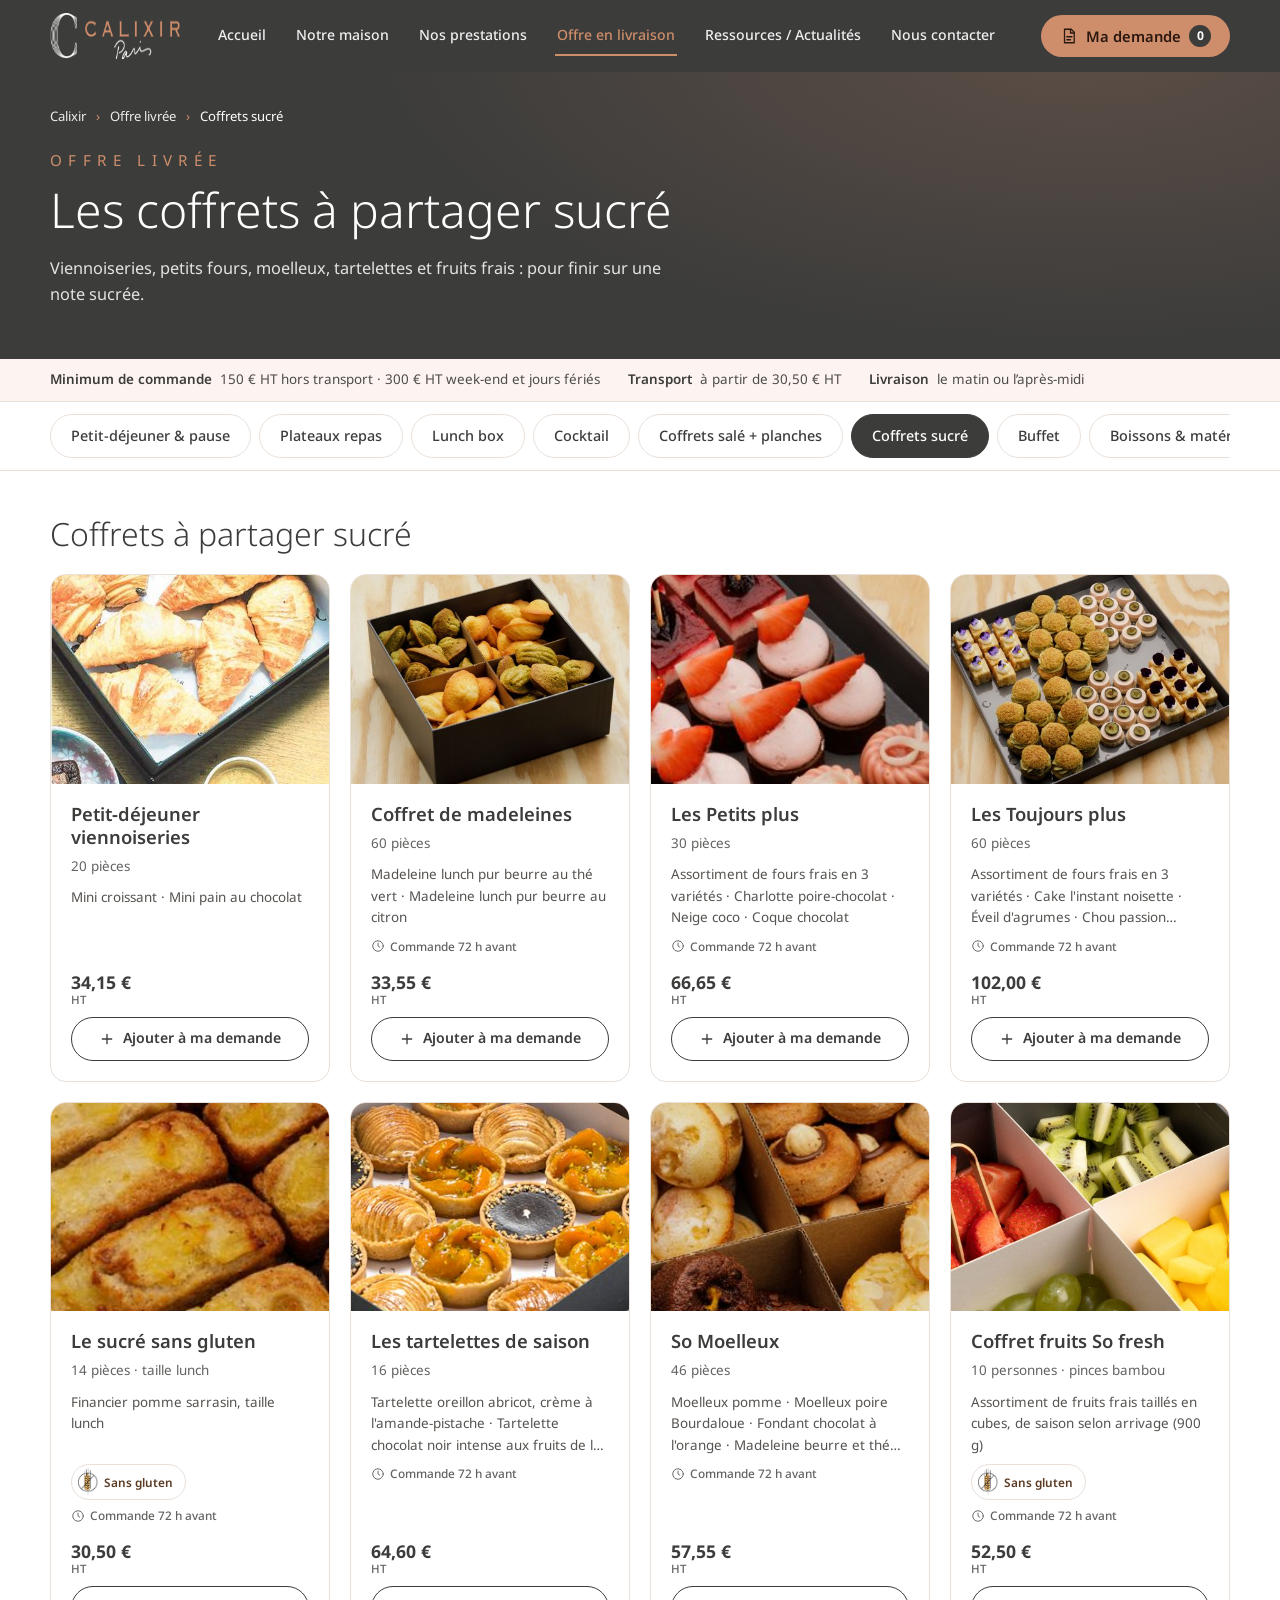
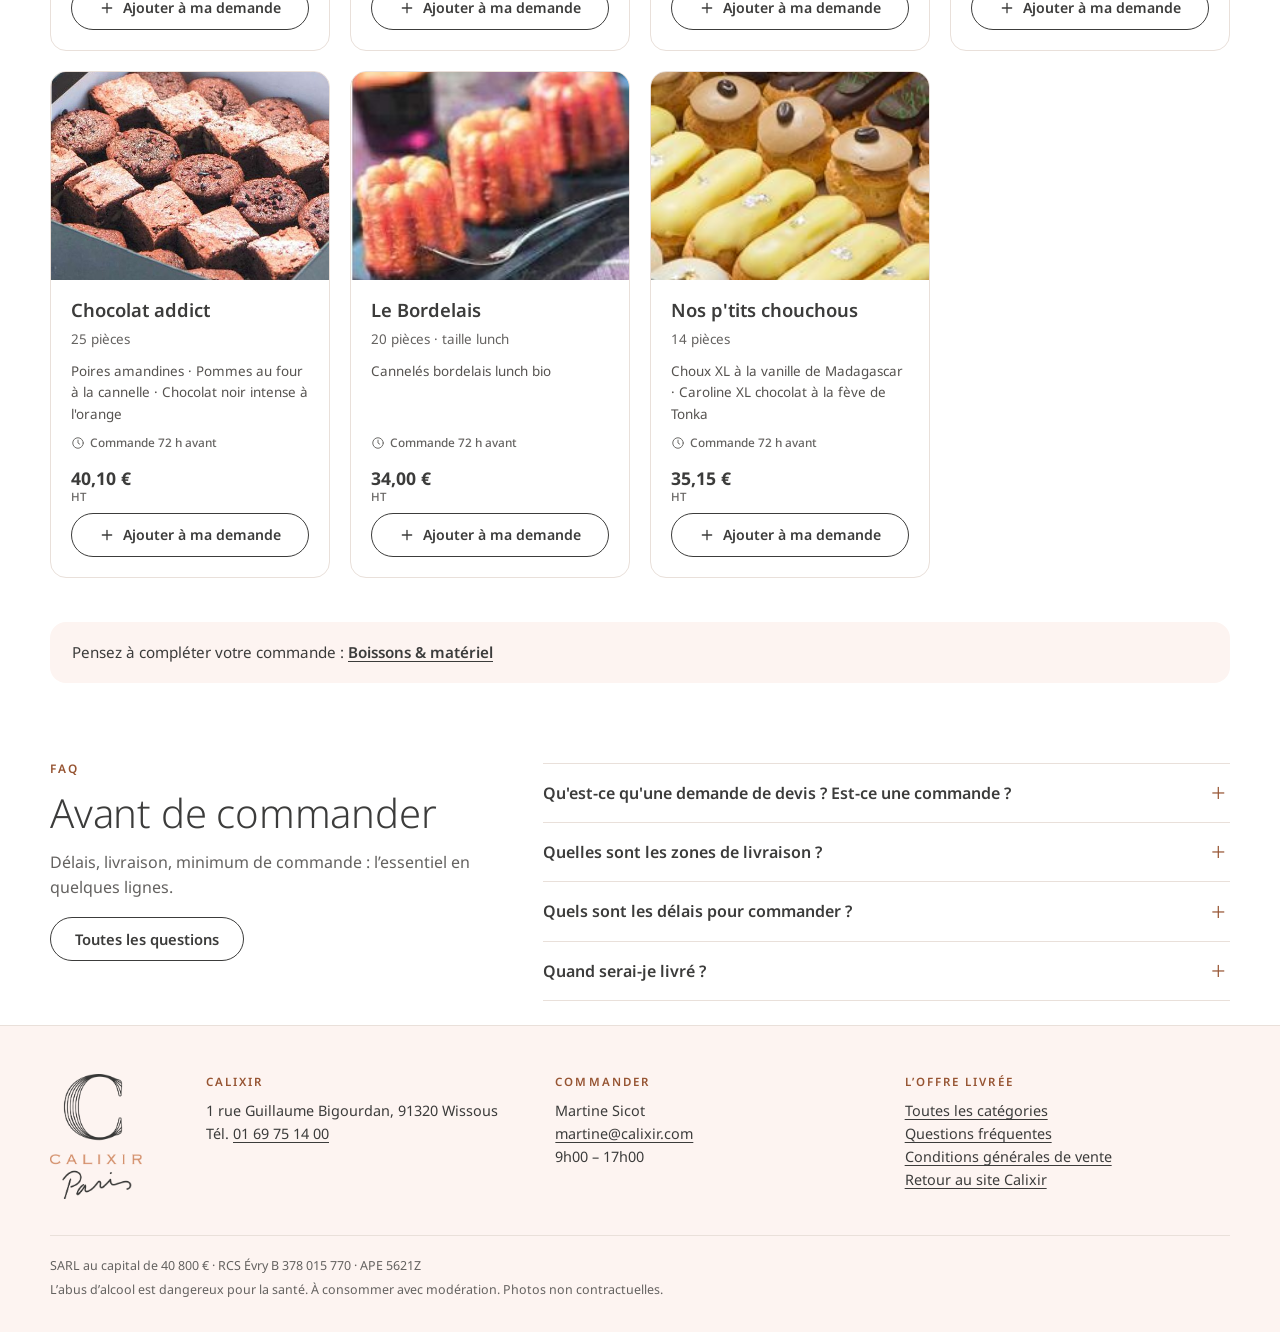
<file: coffrets-sucre/index.html>
<!doctype html>
<html lang="fr">
<head>
<meta charset="utf-8">
<meta name="viewport" content="width=device-width, initial-scale=1">
<title>Les coffrets à partager sucré | Offre livrée Calixir</title>
<meta name="description" content="Coffrets à partager sucré livrés par Calixir : viennoiseries, madeleines, petits fours, tartelettes, fruits frais. Demandez votre devis."><link rel="canonical" href="https://www.calixir.com/offre-livree/coffrets-sucre/"><meta name="robots" content="noindex, nofollow">
<meta name="theme-color" content="#3C3C3B">
<meta property="og:type" content="website">
<meta property="og:locale" content="fr_FR">
<meta property="og:site_name" content="Calixir Paris">
<meta property="og:title" content="Les coffrets à partager sucré | Offre livrée Calixir">
<meta property="og:description" content="Coffrets à partager sucré livrés par Calixir : viennoiseries, madeleines, petits fours, tartelettes, fruits frais. Demandez votre devis."><meta property="og:url" content="https://www.calixir.com/offre-livree/coffrets-sucre/"><meta property="og:image" content="https://www.calixir.com/offre-livree/assets/img/produits/douceur-so-moelleux.jpg"><link rel="icon" href="../assets/img/brand/logo-c.png" type="image/png">
<link rel="apple-touch-icon" href="../assets/img/brand/logo-c.png">
<link rel="preload" href="../assets/fonts/noto-sans.woff2" as="font" type="font/woff2" crossorigin>
<link rel="stylesheet" href="../assets/css/style.css?v=202610201644">
<script type="application/ld+json">{"@context":"https://schema.org","@type":"BreadcrumbList","itemListElement":[{"@type":"ListItem","position":1,"name":"Calixir","item":"https://www.calixir.com/"},{"@type":"ListItem","position":2,"name":"Offre livrée","item":"https://www.calixir.com/offre-livree/"},{"@type":"ListItem","position":3,"name":"Coffrets sucré","item":"https://www.calixir.com/offre-livree/coffrets-sucre/"}]}</script>
<script type="application/ld+json">{"@context":"https://schema.org","@type":"ItemList","name":"Les coffrets à partager sucré","itemListElement":[{"@type":"ListItem","position":1,"item":{"@type":"Product","name":"Petit-déjeuner viennoiseries","offers":{"@type":"Offer","priceCurrency":"EUR","url":"https://www.calixir.com/offre-livree/coffrets-sucre/#p-douceurs-douceur-viennoiseries","availability":"https://schema.org/InStock","price":"34.15","priceSpecification":{"@type":"PriceSpecification","price":"34.15","priceCurrency":"EUR","valueAddedTaxIncluded":false}},"description":"Mini croissant · Mini pain au chocolat","image":"https://www.calixir.com/offre-livree/assets/img/produits/douceur-viennoiseries.jpg"}},{"@type":"ListItem","position":2,"item":{"@type":"Product","name":"Coffret de madeleines","offers":{"@type":"Offer","priceCurrency":"EUR","url":"https://www.calixir.com/offre-livree/coffrets-sucre/#p-douceurs-douceur-madeleines","availability":"https://schema.org/InStock","price":"33.55","priceSpecification":{"@type":"PriceSpecification","price":"33.55","priceCurrency":"EUR","valueAddedTaxIncluded":false}},"description":"Madeleine lunch pur beurre au thé vert · Madeleine lunch pur beurre au citron","image":"https://www.calixir.com/offre-livree/assets/img/produits/douceur-madeleines.jpg"}},{"@type":"ListItem","position":3,"item":{"@type":"Product","name":"Les Petits plus","offers":{"@type":"Offer","priceCurrency":"EUR","url":"https://www.calixir.com/offre-livree/coffrets-sucre/#p-douceurs-douceur-petits-plus","availability":"https://schema.org/InStock","price":"66.65","priceSpecification":{"@type":"PriceSpecification","price":"66.65","priceCurrency":"EUR","valueAddedTaxIncluded":false}},"description":"Assortiment de fours frais en 3 variétés · Charlotte poire-chocolat · Neige coco · Coque chocolat","image":"https://www.calixir.com/offre-livree/assets/img/produits/douceur-petits-plus.jpg"}},{"@type":"ListItem","position":4,"item":{"@type":"Product","name":"Les Toujours plus","offers":{"@type":"Offer","priceCurrency":"EUR","url":"https://www.calixir.com/offre-livree/coffrets-sucre/#p-douceurs-douceur-toujours-plus","availability":"https://schema.org/InStock","price":"102.00","priceSpecification":{"@type":"PriceSpecification","price":"102.00","priceCurrency":"EUR","valueAddedTaxIncluded":false}},"description":"Assortiment de fours frais en 3 variétés · Cake l'instant noisette · Éveil d'agrumes · Chou passion caramel","image":"https://www.calixir.com/offre-livree/assets/img/produits/douceur-toujours-plus.jpg"}},{"@type":"ListItem","position":5,"item":{"@type":"Product","name":"Le sucré sans gluten","offers":{"@type":"Offer","priceCurrency":"EUR","url":"https://www.calixir.com/offre-livree/coffrets-sucre/#p-douceurs-douceur-sg","availability":"https://schema.org/InStock","price":"30.50","priceSpecification":{"@type":"PriceSpecification","price":"30.50","priceCurrency":"EUR","valueAddedTaxIncluded":false}},"description":"Financier pomme sarrasin, taille lunch","image":"https://www.calixir.com/offre-livree/assets/img/produits/douceur-sans-gluten.jpg"}},{"@type":"ListItem","position":6,"item":{"@type":"Product","name":"Les tartelettes de saison","offers":{"@type":"Offer","priceCurrency":"EUR","url":"https://www.calixir.com/offre-livree/coffrets-sucre/#p-douceurs-douceur-tartelettes","availability":"https://schema.org/InStock","price":"64.60","priceSpecification":{"@type":"PriceSpecification","price":"64.60","priceCurrency":"EUR","valueAddedTaxIncluded":false}},"description":"Tartelette oreillon abricot, crème à l'amande-pistache · Tartelette chocolat noir intense aux fruits de la passion · Tartelette pomme au four à la cannelle","image":"https://www.calixir.com/offre-livree/assets/img/produits/douceur-tartelettes.jpg"}},{"@type":"ListItem","position":7,"item":{"@type":"Product","name":"So Moelleux","offers":{"@type":"Offer","priceCurrency":"EUR","url":"https://www.calixir.com/offre-livree/coffrets-sucre/#p-douceurs-douceur-so-moelleux","availability":"https://schema.org/InStock","price":"57.55","priceSpecification":{"@type":"PriceSpecification","price":"57.55","priceCurrency":"EUR","valueAddedTaxIncluded":false}},"description":"Moelleux pomme · Moelleux poire Bourdaloue · Fondant chocolat à l'orange · Madeleine beurre et thé vert","image":"https://www.calixir.com/offre-livree/assets/img/produits/douceur-so-moelleux.jpg"}},{"@type":"ListItem","position":8,"item":{"@type":"Product","name":"Coffret fruits So fresh","offers":{"@type":"Offer","priceCurrency":"EUR","url":"https://www.calixir.com/offre-livree/coffrets-sucre/#p-douceurs-douceur-fruits","availability":"https://schema.org/InStock","price":"52.50","priceSpecification":{"@type":"PriceSpecification","price":"52.50","priceCurrency":"EUR","valueAddedTaxIncluded":false}},"description":"Assortiment de fruits frais taillés en cubes, de saison selon arrivage (900 g)","image":"https://www.calixir.com/offre-livree/assets/img/produits/douceur-fruits.jpg"}},{"@type":"ListItem","position":9,"item":{"@type":"Product","name":"Chocolat addict","offers":{"@type":"Offer","priceCurrency":"EUR","url":"https://www.calixir.com/offre-livree/coffrets-sucre/#p-douceurs-douceur-chocolat-addict","availability":"https://schema.org/InStock","price":"40.10","priceSpecification":{"@type":"PriceSpecification","price":"40.10","priceCurrency":"EUR","valueAddedTaxIncluded":false}},"description":"Poires amandines · Pommes au four à la cannelle · Chocolat noir intense à l'orange","image":"https://www.calixir.com/offre-livree/assets/img/produits/douceur-chocolat-addict.jpg"}},{"@type":"ListItem","position":10,"item":{"@type":"Product","name":"Le Bordelais","offers":{"@type":"Offer","priceCurrency":"EUR","url":"https://www.calixir.com/offre-livree/coffrets-sucre/#p-douceurs-douceur-bordelais","availability":"https://schema.org/InStock","price":"34.00","priceSpecification":{"@type":"PriceSpecification","price":"34.00","priceCurrency":"EUR","valueAddedTaxIncluded":false}},"description":"Cannelés bordelais lunch bio","image":"https://www.calixir.com/offre-livree/assets/img/produits/douceur-bordelais.jpg"}},{"@type":"ListItem","position":11,"item":{"@type":"Product","name":"Nos p'tits chouchous","offers":{"@type":"Offer","priceCurrency":"EUR","url":"https://www.calixir.com/offre-livree/coffrets-sucre/#p-douceurs-douceur-chouchous","availability":"https://schema.org/InStock","price":"35.15","priceSpecification":{"@type":"PriceSpecification","price":"35.15","priceCurrency":"EUR","valueAddedTaxIncluded":false}},"description":"Choux XL à la vanille de Madagascar · Caroline XL chocolat à la fève de Tonka","image":"https://www.calixir.com/offre-livree/assets/img/produits/douceur-chouchous.jpg"}}]}</script>
</head>
<body data-page="category" data-root="../" data-cat="coffrets-sucre">
<a class="skip" href="#contenu">Aller au contenu</a>
<header class="site-header" id="top">
  <div class="container header-inner">
    <a class="brand" href="https://www.calixir.com/" aria-label="Calixir Paris, retour au site principal">
      <img src="../assets/img/brand/logo-horizontal-light.png" alt="Calixir Paris" width="412" height="96">
    </a>
    <nav class="main-nav" id="mainNav" aria-label="Menu principal Calixir">
      <a href="https://www.calixir.com/">Accueil</a>
      <a href="https://www.calixir.com/notre-maison/">Notre maison</a>
      <a href="https://www.calixir.com/prestations-servies/">Nos prestations</a>
      <a href="../" class="is-current">Offre en livraison</a>
      <a href="https://www.calixir.com/blog/">Ressources / Actualités</a>
      <a href="https://www.calixir.com/contact/">Nous contacter</a>
    </nav>
    <button class="btn btn-copper cart-btn" type="button" data-action="open-quote" aria-label="Ouvrir ma demande de devis">
      <svg viewBox="0 0 24 24" width="18" height="18" fill="none" stroke="currentColor" stroke-width="1.7" stroke-linecap="round" stroke-linejoin="round" aria-hidden="true"><path d="M6 3h9l4 4v14H6z"/><path d="M14 3v5h5"/><path d="M9 13h7M9 17h5"/></svg>
      <span class="cart-btn-label">Ma demande</span>
      <span class="count" id="headerCount" hidden>0</span>
    </button>
    <button class="nav-toggle" type="button" aria-expanded="false" aria-controls="mainNav" aria-label="Menu">
      <svg viewBox="0 0 24 24" width="22" height="22" fill="none" stroke="currentColor" stroke-width="1.8" stroke-linecap="round" aria-hidden="true"><path d="M4 7h16M4 12h16M4 17h16"/></svg>
    </button>
  </div>
</header><main id="contenu">

<section class="band band-page">
  <div class="container">
    <nav class="breadcrumb" aria-label="Fil d’Ariane">
      <ol>
        <li><a href="https://www.calixir.com/">Calixir</a></li>
        <li><a href="../">Offre livrée</a></li>
        <li aria-current="page">Coffrets sucré</li>
      </ol>
    </nav>
    <p class="eyebrow eyebrow-light">Offre livrée</p>
    <h1>Les coffrets à partager sucré</h1>
<p class="lead">Viennoiseries, petits fours, moelleux, tartelettes et fruits frais : pour finir sur une note sucrée.</p>  </div>
</section>

<div class="infobar" role="note">
  <div class="container infobar-inner">
<span><strong>Minimum de commande</strong> 150 € HT hors transport · 300 € HT week-end et jours fériés</span><span><strong>Transport</strong> à partir de 30,50 € HT</span>    <span><strong>Livraison</strong> le matin ou l’après-midi</span>
  </div>
</div>
<div class="catnav-bar" id="catNav">
  <div class="container">
    <nav class="catnav" aria-label="Catégories de la carte">
      <a href="../petit-dejeuner-pause/" data-cat-link="petit-dejeuner-pause">Petit-déjeuner &amp; pause<span class="dot" hidden></span></a>
      <a href="../plateaux-repas/" data-cat-link="plateaux-repas">Plateaux repas<span class="dot" hidden></span></a>
      <a href="../lunch-box/" data-cat-link="lunch-box">Lunch box<span class="dot" hidden></span></a>
      <a href="../cocktail/" data-cat-link="cocktail">Cocktail<span class="dot" hidden></span></a>
      <a href="../coffrets-sale-planches/" data-cat-link="coffrets-sale-planches">Coffrets salé + planches<span class="dot" hidden></span></a>
      <a href="./" data-cat-link="coffrets-sucre" aria-current="page" class="is-active">Coffrets sucré<span class="dot" hidden></span></a>
      <a href="../buffet/" data-cat-link="buffet">Buffet<span class="dot" hidden></span></a>
      <a href="../boissons-materiel/" data-cat-link="boissons-materiel">Boissons &amp; matériel<span class="dot" hidden></span></a>
    </nav>
  </div>
</div>

<div class="container catalog">


  <section class="group" aria-labelledby="g-douceurs" id="douceurs">
  <div class="group-head">
    <h2 id="g-douceurs">Coffrets à partager sucré</h2>
  </div>
  <div class="cards"><article class="card" data-id="douceur-viennoiseries" id="p-douceurs-douceur-viennoiseries">
  <div class="card-media">
<img src="../assets/img/produits/douceur-viennoiseries.jpg" alt="Petit-déjeuner viennoiseries · 20 pièces" width="428" height="428" loading="lazy" decoding="async">
    <span class="in-cart" hidden></span>
  </div>
  <div class="card-body">
    <h3 class="card-title"><button type="button" data-action="open-product" data-id="douceur-viennoiseries">Petit-déjeuner viennoiseries</button></h3>
<p class="card-sub">20 pièces</p><p class="card-teaser">Mini croissant · Mini pain au chocolat</p>    
    <div class="card-foot"><span class="price"><b>34,15 €</b><small>HT</small></span>
<div class="ctrl" data-ctrl="douceur-viennoiseries"><button type="button" class="add-btn" data-action="add" data-id="douceur-viennoiseries"><svg viewBox="0 0 24 24" aria-hidden="true"><path d="M12 5v14M5 12h14"/></svg>Ajouter à ma demande</button></div>
</div>
  </div>
</article>
<article class="card" data-id="douceur-madeleines" id="p-douceurs-douceur-madeleines">
  <div class="card-media">
<img src="../assets/img/produits/douceur-madeleines.jpg" alt="Coffret de madeleines · 60 pièces" width="462" height="391" loading="lazy" decoding="async">
    <span class="in-cart" hidden></span>
  </div>
  <div class="card-body">
    <h3 class="card-title"><button type="button" data-action="open-product" data-id="douceur-madeleines">Coffret de madeleines</button></h3>
<p class="card-sub">60 pièces</p><p class="card-teaser">Madeleine lunch pur beurre au thé vert · Madeleine lunch pur beurre au citron</p>    <div class="meta">
<span class="lead72" title="À commander 72 h à l’avance"><svg viewBox="0 0 24 24" aria-hidden="true"><circle cx="12" cy="12" r="9"/><path d="M12 7v5l3 2"/></svg>Commande 72 h avant</span></div>

    <div class="card-foot"><span class="price"><b>33,55 €</b><small>HT</small></span>
<div class="ctrl" data-ctrl="douceur-madeleines"><button type="button" class="add-btn" data-action="add" data-id="douceur-madeleines"><svg viewBox="0 0 24 24" aria-hidden="true"><path d="M12 5v14M5 12h14"/></svg>Ajouter à ma demande</button></div>
</div>
  </div>
</article>
<article class="card" data-id="douceur-petits-plus" id="p-douceurs-douceur-petits-plus">
  <div class="card-media">
<img src="../assets/img/produits/douceur-petits-plus.jpg" alt="Les Petits plus · 30 pièces" width="250" height="253" loading="lazy" decoding="async">
    <span class="in-cart" hidden></span>
  </div>
  <div class="card-body">
    <h3 class="card-title"><button type="button" data-action="open-product" data-id="douceur-petits-plus">Les Petits plus</button></h3>
<p class="card-sub">30 pièces</p><p class="card-teaser">Assortiment de fours frais en 3 variétés · Charlotte poire-chocolat · Neige coco · Coque chocolat</p>    <div class="meta">
<span class="lead72" title="À commander 72 h à l’avance"><svg viewBox="0 0 24 24" aria-hidden="true"><circle cx="12" cy="12" r="9"/><path d="M12 7v5l3 2"/></svg>Commande 72 h avant</span></div>

    <div class="card-foot"><span class="price"><b>66,65 €</b><small>HT</small></span>
<div class="ctrl" data-ctrl="douceur-petits-plus"><button type="button" class="add-btn" data-action="add" data-id="douceur-petits-plus"><svg viewBox="0 0 24 24" aria-hidden="true"><path d="M12 5v14M5 12h14"/></svg>Ajouter à ma demande</button></div>
</div>
  </div>
</article>
<article class="card" data-id="douceur-toujours-plus" id="p-douceurs-douceur-toujours-plus">
  <div class="card-media">
<img src="../assets/img/produits/douceur-toujours-plus.jpg" alt="Les Toujours plus · 60 pièces" width="433" height="388" loading="lazy" decoding="async">
    <span class="in-cart" hidden></span>
  </div>
  <div class="card-body">
    <h3 class="card-title"><button type="button" data-action="open-product" data-id="douceur-toujours-plus">Les Toujours plus</button></h3>
<p class="card-sub">60 pièces</p><p class="card-teaser">Assortiment de fours frais en 3 variétés · Cake l&#39;instant noisette · Éveil d&#39;agrumes · Chou passion caramel</p>    <div class="meta">
<span class="lead72" title="À commander 72 h à l’avance"><svg viewBox="0 0 24 24" aria-hidden="true"><circle cx="12" cy="12" r="9"/><path d="M12 7v5l3 2"/></svg>Commande 72 h avant</span></div>

    <div class="card-foot"><span class="price"><b>102,00 €</b><small>HT</small></span>
<div class="ctrl" data-ctrl="douceur-toujours-plus"><button type="button" class="add-btn" data-action="add" data-id="douceur-toujours-plus"><svg viewBox="0 0 24 24" aria-hidden="true"><path d="M12 5v14M5 12h14"/></svg>Ajouter à ma demande</button></div>
</div>
  </div>
</article>
<article class="card" data-id="douceur-sg" id="p-douceurs-douceur-sg">
  <div class="card-media">
<img src="../assets/img/produits/douceur-sans-gluten.jpg" alt="Le sucré sans gluten · 14 pièces · taille lunch" width="217" height="269" loading="lazy" decoding="async">
    <span class="in-cart" hidden></span>
  </div>
  <div class="card-body">
    <h3 class="card-title"><button type="button" data-action="open-product" data-id="douceur-sg">Le sucré sans gluten</button></h3>
<p class="card-sub">14 pièces · taille lunch</p><p class="card-teaser">Financier pomme sarrasin, taille lunch</p>    <div class="meta">
<span class="picto" title="Sans gluten"><img src="../assets/img/picto/sans-gluten.png" alt="" height="28" loading="lazy"><span>Sans gluten</span></span>
<span class="lead72" title="À commander 72 h à l’avance"><svg viewBox="0 0 24 24" aria-hidden="true"><circle cx="12" cy="12" r="9"/><path d="M12 7v5l3 2"/></svg>Commande 72 h avant</span></div>

    <div class="card-foot"><span class="price"><b>30,50 €</b><small>HT</small></span>
<div class="ctrl" data-ctrl="douceur-sg"><button type="button" class="add-btn" data-action="add" data-id="douceur-sg"><svg viewBox="0 0 24 24" aria-hidden="true"><path d="M12 5v14M5 12h14"/></svg>Ajouter à ma demande</button></div>
</div>
  </div>
</article>
<article class="card" data-id="douceur-tartelettes" id="p-douceurs-douceur-tartelettes">
  <div class="card-media">
<img src="../assets/img/produits/douceur-tartelettes.jpg" alt="Les tartelettes de saison · 16 pièces" width="308" height="308" loading="lazy" decoding="async">
    <span class="in-cart" hidden></span>
  </div>
  <div class="card-body">
    <h3 class="card-title"><button type="button" data-action="open-product" data-id="douceur-tartelettes">Les tartelettes de saison</button></h3>
<p class="card-sub">16 pièces</p><p class="card-teaser">Tartelette oreillon abricot, crème à l&#39;amande-pistache · Tartelette chocolat noir intense aux fruits de la passion · Tartelette pomme au four à la cannelle</p>    <div class="meta">
<span class="lead72" title="À commander 72 h à l’avance"><svg viewBox="0 0 24 24" aria-hidden="true"><circle cx="12" cy="12" r="9"/><path d="M12 7v5l3 2"/></svg>Commande 72 h avant</span></div>

    <div class="card-foot"><span class="price"><b>64,60 €</b><small>HT</small></span>
<div class="ctrl" data-ctrl="douceur-tartelettes"><button type="button" class="add-btn" data-action="add" data-id="douceur-tartelettes"><svg viewBox="0 0 24 24" aria-hidden="true"><path d="M12 5v14M5 12h14"/></svg>Ajouter à ma demande</button></div>
</div>
  </div>
</article>
<article class="card" data-id="douceur-so-moelleux" id="p-douceurs-douceur-so-moelleux">
  <div class="card-media">
<img src="../assets/img/produits/douceur-so-moelleux.jpg" alt="So Moelleux · 46 pièces" width="289" height="311" loading="lazy" decoding="async">
    <span class="in-cart" hidden></span>
  </div>
  <div class="card-body">
    <h3 class="card-title"><button type="button" data-action="open-product" data-id="douceur-so-moelleux">So Moelleux</button></h3>
<p class="card-sub">46 pièces</p><p class="card-teaser">Moelleux pomme · Moelleux poire Bourdaloue · Fondant chocolat à l&#39;orange · Madeleine beurre et thé vert</p>    <div class="meta">
<span class="lead72" title="À commander 72 h à l’avance"><svg viewBox="0 0 24 24" aria-hidden="true"><circle cx="12" cy="12" r="9"/><path d="M12 7v5l3 2"/></svg>Commande 72 h avant</span></div>

    <div class="card-foot"><span class="price"><b>57,55 €</b><small>HT</small></span>
<div class="ctrl" data-ctrl="douceur-so-moelleux"><button type="button" class="add-btn" data-action="add" data-id="douceur-so-moelleux"><svg viewBox="0 0 24 24" aria-hidden="true"><path d="M12 5v14M5 12h14"/></svg>Ajouter à ma demande</button></div>
</div>
  </div>
</article>
<article class="card" data-id="douceur-fruits" id="p-douceurs-douceur-fruits">
  <div class="card-media">
<img src="../assets/img/produits/douceur-fruits.jpg" alt="Coffret fruits So fresh · 10 personnes · pinces bambou" width="441" height="470" loading="lazy" decoding="async">
    <span class="in-cart" hidden></span>
  </div>
  <div class="card-body">
    <h3 class="card-title"><button type="button" data-action="open-product" data-id="douceur-fruits">Coffret fruits So fresh</button></h3>
<p class="card-sub">10 personnes · pinces bambou</p><p class="card-teaser">Assortiment de fruits frais taillés en cubes, de saison selon arrivage (900 g)</p>    <div class="meta">
<span class="picto" title="Sans gluten"><img src="../assets/img/picto/sans-gluten.png" alt="" height="28" loading="lazy"><span>Sans gluten</span></span>
<span class="lead72" title="À commander 72 h à l’avance"><svg viewBox="0 0 24 24" aria-hidden="true"><circle cx="12" cy="12" r="9"/><path d="M12 7v5l3 2"/></svg>Commande 72 h avant</span></div>

    <div class="card-foot"><span class="price"><b>52,50 €</b><small>HT</small></span>
<div class="ctrl" data-ctrl="douceur-fruits"><button type="button" class="add-btn" data-action="add" data-id="douceur-fruits"><svg viewBox="0 0 24 24" aria-hidden="true"><path d="M12 5v14M5 12h14"/></svg>Ajouter à ma demande</button></div>
</div>
  </div>
</article>
<article class="card" data-id="douceur-chocolat-addict" id="p-douceurs-douceur-chocolat-addict">
  <div class="card-media">
<img src="../assets/img/produits/douceur-chocolat-addict.jpg" alt="Chocolat addict · 25 pièces" width="524" height="526" loading="lazy" decoding="async">
    <span class="in-cart" hidden></span>
  </div>
  <div class="card-body">
    <h3 class="card-title"><button type="button" data-action="open-product" data-id="douceur-chocolat-addict">Chocolat addict</button></h3>
<p class="card-sub">25 pièces</p><p class="card-teaser">Poires amandines · Pommes au four à la cannelle · Chocolat noir intense à l&#39;orange</p>    <div class="meta">
<span class="lead72" title="À commander 72 h à l’avance"><svg viewBox="0 0 24 24" aria-hidden="true"><circle cx="12" cy="12" r="9"/><path d="M12 7v5l3 2"/></svg>Commande 72 h avant</span></div>

    <div class="card-foot"><span class="price"><b>40,10 €</b><small>HT</small></span>
<div class="ctrl" data-ctrl="douceur-chocolat-addict"><button type="button" class="add-btn" data-action="add" data-id="douceur-chocolat-addict"><svg viewBox="0 0 24 24" aria-hidden="true"><path d="M12 5v14M5 12h14"/></svg>Ajouter à ma demande</button></div>
</div>
  </div>
</article>
<article class="card" data-id="douceur-bordelais" id="p-douceurs-douceur-bordelais">
  <div class="card-media">
<img src="../assets/img/produits/douceur-bordelais.jpg" alt="Le Bordelais · 20 pièces · taille lunch" width="231" height="236" loading="lazy" decoding="async">
    <span class="in-cart" hidden></span>
  </div>
  <div class="card-body">
    <h3 class="card-title"><button type="button" data-action="open-product" data-id="douceur-bordelais">Le Bordelais</button></h3>
<p class="card-sub">20 pièces · taille lunch</p><p class="card-teaser">Cannelés bordelais lunch bio</p>    <div class="meta">
<span class="lead72" title="À commander 72 h à l’avance"><svg viewBox="0 0 24 24" aria-hidden="true"><circle cx="12" cy="12" r="9"/><path d="M12 7v5l3 2"/></svg>Commande 72 h avant</span></div>

    <div class="card-foot"><span class="price"><b>34,00 €</b><small>HT</small></span>
<div class="ctrl" data-ctrl="douceur-bordelais"><button type="button" class="add-btn" data-action="add" data-id="douceur-bordelais"><svg viewBox="0 0 24 24" aria-hidden="true"><path d="M12 5v14M5 12h14"/></svg>Ajouter à ma demande</button></div>
</div>
  </div>
</article>
<article class="card" data-id="douceur-chouchous" id="p-douceurs-douceur-chouchous">
  <div class="card-media">
<img src="../assets/img/produits/douceur-chouchous.jpg" alt="Nos p&#39;tits chouchous · 14 pièces" width="199" height="230" loading="lazy" decoding="async">
    <span class="in-cart" hidden></span>
  </div>
  <div class="card-body">
    <h3 class="card-title"><button type="button" data-action="open-product" data-id="douceur-chouchous">Nos p&#39;tits chouchous</button></h3>
<p class="card-sub">14 pièces</p><p class="card-teaser">Choux XL à la vanille de Madagascar · Caroline XL chocolat à la fève de Tonka</p>    <div class="meta">
<span class="lead72" title="À commander 72 h à l’avance"><svg viewBox="0 0 24 24" aria-hidden="true"><circle cx="12" cy="12" r="9"/><path d="M12 7v5l3 2"/></svg>Commande 72 h avant</span></div>

    <div class="card-foot"><span class="price"><b>35,15 €</b><small>HT</small></span>
<div class="ctrl" data-ctrl="douceur-chouchous"><button type="button" class="add-btn" data-action="add" data-id="douceur-chouchous"><svg viewBox="0 0 24 24" aria-hidden="true"><path d="M12 5v14M5 12h14"/></svg>Ajouter à ma demande</button></div>
</div>
  </div>
</article>
</div>
</section>



  <div class="hint-box">
    Pensez à compléter votre commande :
<a href="../boissons-materiel/">Boissons &amp; matériel</a>  </div>
</div>

<section class="faq-home faq-cat" aria-labelledby="faqTitle">
  <div class="container faq-wrap">
    <div>
      <p class="eyebrow">FAQ</p>
      <h2 id="faqTitle" class="h-section">Avant de commander</h2>
      <p class="muted">Délais, livraison, minimum de commande : l’essentiel en quelques lignes.</p>
      <p><a class="btn btn-ghost" href="../faq/">Toutes les questions</a></p>
    </div>
    <div class="faq-list">
  <details class="faq-item">
    <summary>Qu&#39;est-ce qu&#39;une demande de devis ? Est-ce une commande ?</summary>
    <div class="faq-a"><p>Non. Votre demande n&#39;est pas une commande et ne vous engage à rien. Calixir étudie votre sélection, puis vous répond par e-mail avec un devis personnalisé, valable 2 mois après la date d&#39;envoi. La commande n&#39;est définitive qu&#39;une fois ce devis accepté et retourné.</p></div>
  </details>
  <details class="faq-item">
    <summary>Quelles sont les zones de livraison ?</summary>
    <div class="faq-a"><p>Calixir livre à Paris intra-muros, en petite couronne (Hauts-de-Seine, Seine-Saint-Denis, Val-de-Marne) et dans certaines zones de grande couronne, notamment l&#39;Essonne. Les frais de transport démarrent à 30,50 € HT, dépendent de l&#39;adresse de livraison et sont précisés dans votre devis.</p></div>
  </details>
  <details class="faq-item">
    <summary>Quels sont les délais pour commander ?</summary>
    <div class="faq-a"><p>Pour les commandes passées jusqu&#39;à 12h00, la livraison peut se faire le lendemain. Les coffrets de la collection à partager se commandent 72 heures à l&#39;avance (jour ouvré), à l&#39;exception de certains produits disponibles à 48 heures. Une commande « dernière minute » est possible par téléphone le jour même avant 10h00, avec une majoration de 10 € HT. Pour une commande hors délais, contactez-nous.</p></div>
  </details>
  <details class="faq-item">
    <summary>Quand serai-je livré ?</summary>
    <div class="faq-a"><p>La livraison se fait le matin ou l&#39;après-midi. Indiquez votre préférence et, si besoin, l&#39;heure souhaitée : Calixir confirme le créneau dans son devis. Les créneaux sont de 2 heures (1 heure pour les petits-déjeuners, de 7h à 9h30). Dans les zones denses ou en cas de circulation difficile, le créneau peut être porté à 2 heures, voire davantage.</p></div>
  </details>
</div>

  </div>
</section>
</main>
<footer class="site-footer">
  <div class="container footer-inner">
    <img class="footer-logo" src="../assets/img/brand/logo.png" alt="Calixir Paris" width="517" height="700" loading="lazy">
    <div class="footer-cols">
      <div>
        <h2>Calixir</h2>
        <address>1 rue Guillaume Bigourdan, 91320 Wissous<br>Tél. <a href="tel:+33169751400">01 69 75 14 00</a></address>
      </div>
      <div>
        <h2>Commander</h2>
        <p>Martine Sicot<br><a href="mailto:martine@calixir.com">martine@calixir.com</a><br>9h00 – 17h00</p>
      </div>
      <div>
        <h2>L’offre livrée</h2>
        <p>
          <a href="../">Toutes les catégories</a><br>
          <a href="../faq/">Questions fréquentes</a><br>
          <a href="../cgv/">Conditions générales de vente</a><br>
          <a href="https://www.calixir.com/">Retour au site Calixir</a>
        </p>
      </div>
    </div>
  </div>
  <div class="container footer-legal">
    <p>SARL au capital de 40 800 € · RCS Évry B 378 015 770 · APE 5621Z</p>
    <p>L’abus d’alcool est dangereux pour la santé. À consommer avec modération. Photos non contractuelles.</p>
  </div>
</footer>
<div class="cart-bar" id="cartBar" hidden>
  <div class="cart-bar-inner">
    <div class="cart-bar-info">
      <strong id="barCount">0 produit</strong>
      <span id="barTotal">0,00 € HT</span>
    </div>
    <button class="btn btn-light" type="button" data-action="open-quote">Demander un devis</button>
  </div>
</div><!-- ============ FICHE PRODUIT ============ -->
<dialog id="productDialog" class="sheet" aria-labelledby="pdTitle">
  <div class="sheet-inner">
    <button class="icon-btn sheet-close" type="button" data-action="close-dialog" aria-label="Fermer">
      <svg viewBox="0 0 24 24" width="20" height="20" fill="none" stroke="currentColor" stroke-width="1.8" stroke-linecap="round" aria-hidden="true"><path d="M6 6l12 12M18 6L6 18"/></svg>
    </button>
    <div class="sheet-scroll" id="pdBody"></div>
    <div class="sheet-foot" id="pdFoot"></div>
  </div>
</dialog>

<!-- ============ DEMANDE DE DEVIS ============ -->
<dialog id="quoteDialog" class="drawer" aria-labelledby="qTitle">
  <div class="drawer-inner">
    <header class="drawer-head">
      <h2 id="qTitle">Ma demande de devis</h2>
      <button class="icon-btn" type="button" data-action="close-dialog" aria-label="Fermer">
        <svg viewBox="0 0 24 24" width="20" height="20" fill="none" stroke="currentColor" stroke-width="1.8" stroke-linecap="round" aria-hidden="true"><path d="M6 6l12 12M18 6L6 18"/></svg>
      </button>
    </header>
    <ol class="progress" id="qProgress" aria-label="Étapes de la demande">
      <li data-step="1"><span>1</span><em>Sélection</em></li>
      <li data-step="2"><span>2</span><em>Livraison</em></li>
      <li data-step="3"><span>3</span><em>Coordonnées</em></li>
      <li data-step="4"><span>4</span><em>Récapitulatif</em></li>
    </ol>

    <div class="drawer-body" id="qBody">
      <section data-step="1" id="qStep1"></section>

      <section data-step="2" id="qStep2" hidden>
        <h3 class="step-title">Quand et où livrer ?</h3>
        <div class="sel-slot"></div>
        <form class="form" novalidate autocomplete="on" onsubmit="return false">
          <div class="row2">
            <div class="field">
              <label for="f-date">Date de livraison</label>
              <input id="f-date" name="date" type="date" required>
            </div>
            <div class="field">
              <label for="f-guests">Nombre de personnes</label>
              <input id="f-guests" name="guests" type="number" min="1" inputmode="numeric" required>
            </div>
          </div>
          <p class="hint" id="dateHint" hidden></p>
          <fieldset class="field chips" id="slotField">
            <legend>Livraison</legend>
            <label class="chip"><input type="radio" name="slot" value="Matin" required><span>Le matin</span></label>
            <label class="chip"><input type="radio" name="slot" value="Après-midi"><span>L’après-midi</span></label>
          </fieldset>
          <div class="field">
            <label for="f-timeFrom">Heure précise souhaitée <span class="opt">(facultatif)</span></label>
            <input id="f-timeFrom" name="timeFrom" type="time">
          </div>
<p class="hint">Livraison le matin ou l&#39;après-midi. Le créneau précis est confirmé dans le devis.</p>          <p class="hint" id="timeHint" hidden></p>
          <div class="field">
            <label for="f-address">Adresse de livraison</label>
            <input id="f-address" name="address" type="text" autocomplete="street-address" required placeholder="Numéro et nom de la rue">
          </div>
          <div class="row2 row-zip">
            <div class="field">
              <label for="f-zip">Code postal</label>
              <input id="f-zip" name="zip" type="text" inputmode="numeric" pattern="[0-9]{5}" maxlength="5" autocomplete="postal-code" required>
            </div>
            <div class="field">
              <label for="f-city">Ville</label>
              <input id="f-city" name="city" type="text" autocomplete="address-level2" required>
            </div>
          </div>
          <div class="field">
            <label for="f-access">Instructions d’accès <span class="opt">(facultatif)</span></label>
            <textarea id="f-access" name="access" rows="2" placeholder="Étage, digicode, interlocuteur sur place, accès livreur…"></textarea>
          </div>
          <fieldset class="field chips">
            <legend>Régimes particuliers <span class="opt">(facultatif)</span></legend>
            <label class="chip"><input type="checkbox" name="diet" value="Végétarien"><span>Végétarien</span></label>
            <label class="chip"><input type="checkbox" name="diet" value="Végan"><span>Végan</span></label>
            <label class="chip"><input type="checkbox" name="diet" value="Sans gluten"><span>Sans gluten</span></label>
            <label class="chip"><input type="checkbox" name="diet" value="Sans porc"><span>Sans porc</span></label>
            <label class="chip"><input type="checkbox" name="diet" value="Allergies à préciser"><span>Allergies</span></label>
          </fieldset>
          <div class="field">
            <label for="f-notes">Commentaires <span class="opt">(facultatif)</span></label>
            <textarea id="f-notes" name="notes" rows="3" placeholder="Allergies, budget, besoin de matériel, commande récurrente…"></textarea>
          </div>
        </form>
      </section>

      <section data-step="3" id="qStep3" hidden>
        <h3 class="step-title">À qui envoyer le devis ?</h3>
        <div class="sel-slot"></div>
        <form class="form" novalidate autocomplete="on" onsubmit="return false">
          <div class="field">
            <label for="f-company">Société</label>
            <input id="f-company" name="company" type="text" autocomplete="organization" required>
          </div>
          <div class="row2">
            <div class="field">
              <label for="f-firstName">Prénom</label>
              <input id="f-firstName" name="firstName" type="text" autocomplete="given-name" required>
            </div>
            <div class="field">
              <label for="f-lastName">Nom</label>
              <input id="f-lastName" name="lastName" type="text" autocomplete="family-name" required>
            </div>
          </div>
          <div class="field">
            <label for="f-email">Adresse e-mail</label>
            <input id="f-email" name="email" type="email" autocomplete="email" required>
          </div>
          <div class="field">
            <label for="f-phone">Téléphone</label>
            <input id="f-phone" name="phone" type="tel" autocomplete="tel" required>
          </div>
          <div class="field">
            <label for="f-po">N° de bon de commande ou référence interne <span class="opt">(facultatif)</span></label>
            <input id="f-po" name="po" type="text">
          </div>
          <div class="field">
            <label class="check"><input type="checkbox" id="f-billDiff" name="billDiff"><span>L’adresse de facturation est différente</span></label>
          </div>
          <div class="field" id="billingField" hidden>
            <label for="f-billing">Nom et adresse de facturation</label>
            <textarea id="f-billing" name="billing" rows="3"></textarea>
          </div>
          <input class="hp" type="text" name="website" tabindex="-1" autocomplete="off" aria-hidden="true">
          <div class="field">
            <label class="check"><input type="checkbox" id="f-consent" name="consent" required><span>J’accepte que Calixir utilise ces informations pour répondre à ma demande de devis.</span></label>
            <p class="hint">Vos données servent uniquement à établir et suivre votre devis. Vous pouvez en demander la suppression à tout moment en écrivant à Calixir.</p>
          </div>
        </form>
      </section>

      <section data-step="4" id="qStep4" hidden></section>
      <section data-step="5" id="qStep5" hidden></section>
    </div>

    <footer class="drawer-foot" id="qFoot"></footer>
  </div>
</dialog><div id="printArea" aria-hidden="true"></div>
<div class="toast" id="toast" role="status" aria-live="polite" hidden></div>
<script src="../assets/js/data.js?v=202610201644"></script>
<script src="../assets/js/app.js?v=202610201644"></script>
</body>
</html>
</file>
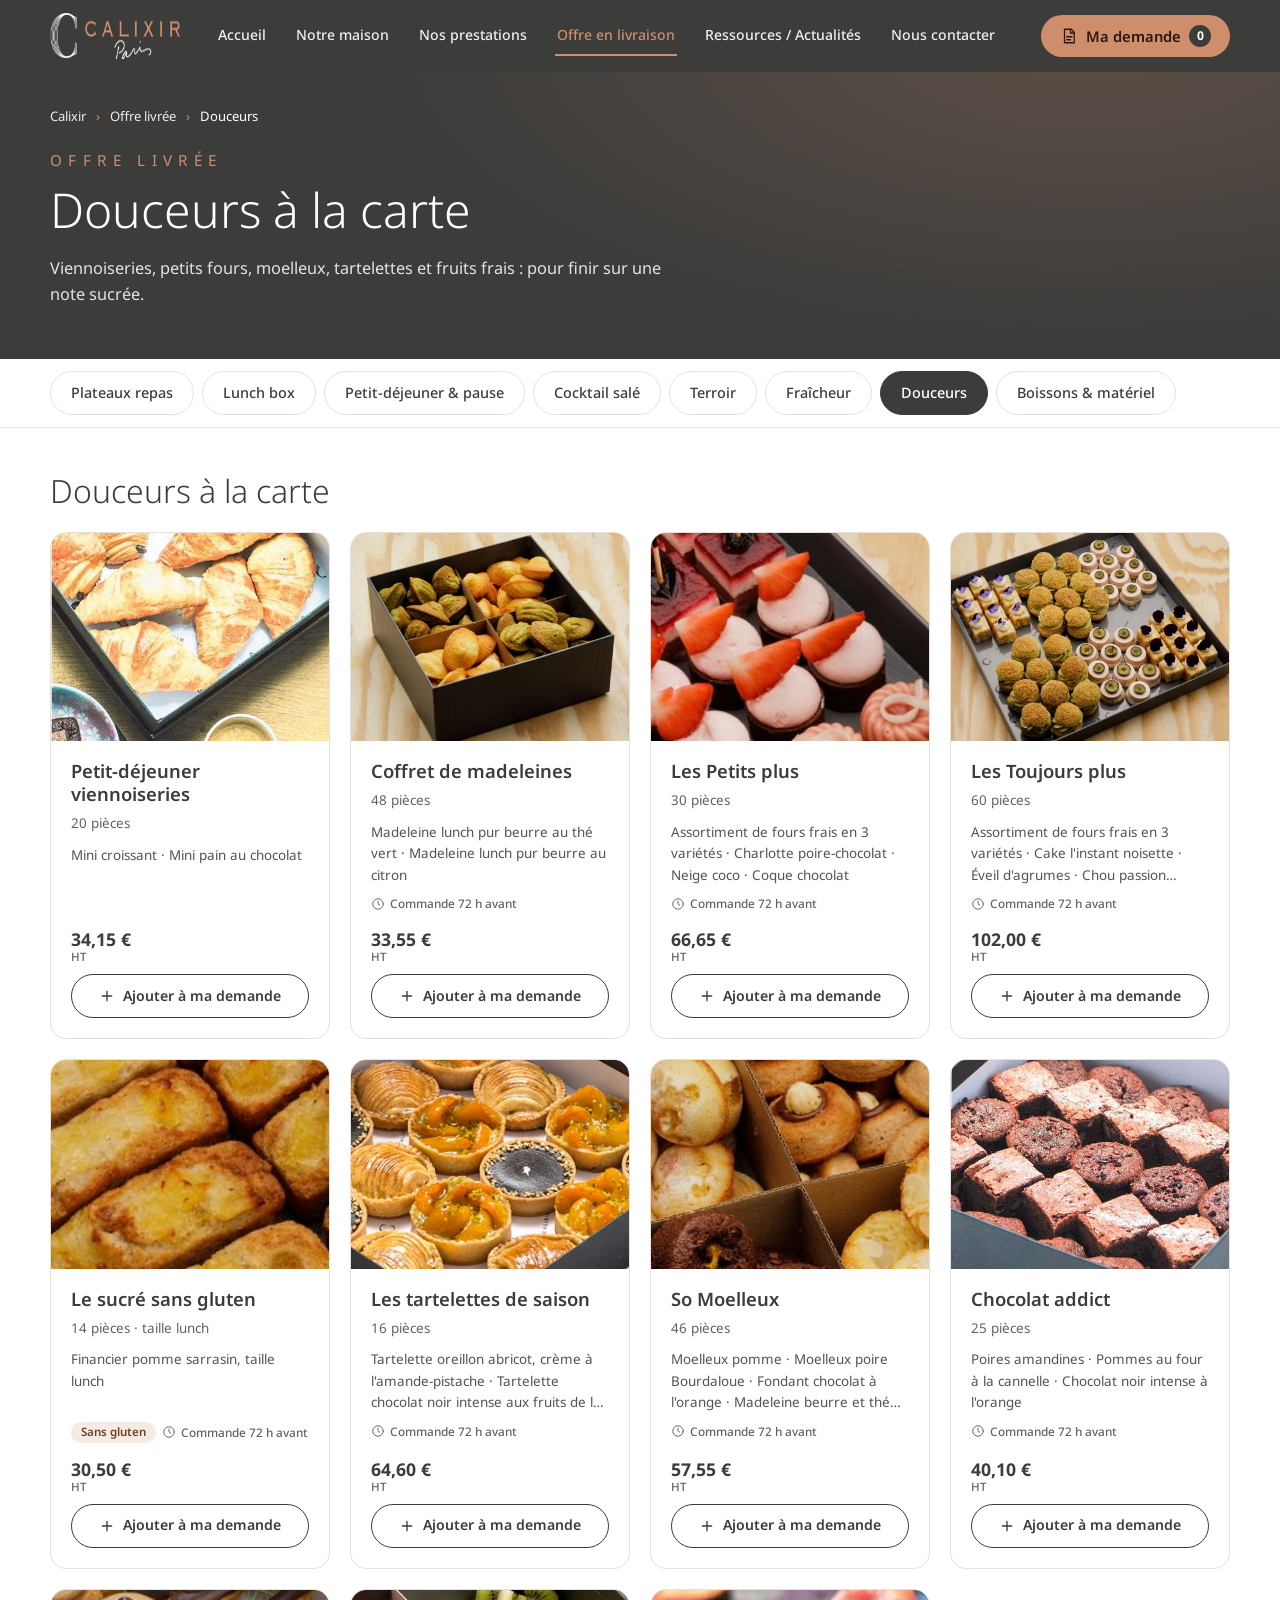
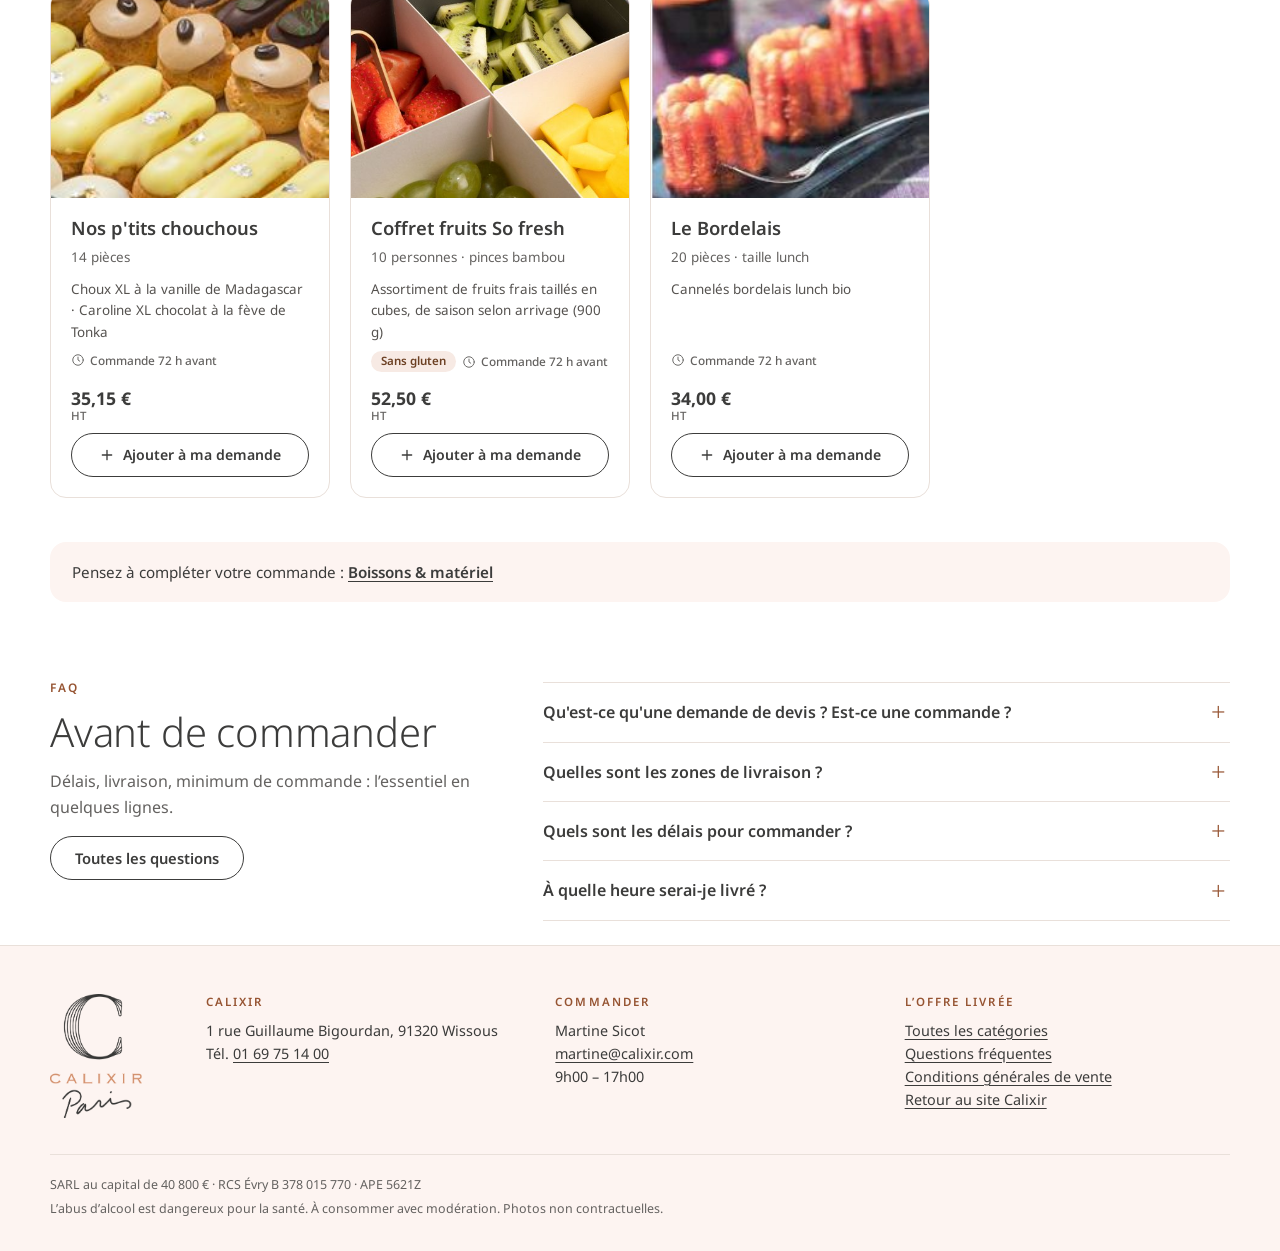
<file: douceurs/index.html>
<!doctype html>
<html lang="fr">
<head>
<meta charset="utf-8">
<meta name="viewport" content="width=device-width, initial-scale=1">
<title>Douceurs à la carte | Offre livrée Calixir</title>
<meta name="description" content="Douceurs livrées par Calixir : viennoiseries, madeleines, petits fours, tartelettes de saison, moelleux, fruits frais. Demandez votre devis."><link rel="canonical" href="https://www.calixir.com/offre-livree/douceurs/"><meta name="robots" content="noindex, nofollow">
<meta name="theme-color" content="#3C3C3B">
<meta property="og:type" content="website">
<meta property="og:locale" content="fr_FR">
<meta property="og:site_name" content="Calixir Paris">
<meta property="og:title" content="Douceurs à la carte | Offre livrée Calixir">
<meta property="og:description" content="Douceurs livrées par Calixir : viennoiseries, madeleines, petits fours, tartelettes de saison, moelleux, fruits frais. Demandez votre devis."><meta property="og:url" content="https://www.calixir.com/offre-livree/douceurs/"><meta property="og:image" content="https://www.calixir.com/offre-livree/assets/img/produits/douceur-so-moelleux.jpg"><link rel="icon" href="../assets/img/brand/logo-c.png" type="image/png">
<link rel="apple-touch-icon" href="../assets/img/brand/logo-c.png">
<link rel="preload" href="../assets/fonts/noto-sans.woff2" as="font" type="font/woff2" crossorigin>
<link rel="stylesheet" href="../assets/css/style.css?v=202610140936">
<script type="application/ld+json">{"@context":"https://schema.org","@type":"BreadcrumbList","itemListElement":[{"@type":"ListItem","position":1,"name":"Calixir","item":"https://www.calixir.com/"},{"@type":"ListItem","position":2,"name":"Offre livrée","item":"https://www.calixir.com/offre-livree/"},{"@type":"ListItem","position":3,"name":"Douceurs","item":"https://www.calixir.com/offre-livree/douceurs/"}]}</script>
<script type="application/ld+json">{"@context":"https://schema.org","@type":"ItemList","name":"Douceurs à la carte","itemListElement":[{"@type":"ListItem","position":1,"item":{"@type":"Product","name":"Petit-déjeuner viennoiseries","offers":{"@type":"Offer","priceCurrency":"EUR","url":"https://www.calixir.com/offre-livree/douceurs/#p-douceur-viennoiseries","availability":"https://schema.org/InStock","price":"34.15","priceSpecification":{"@type":"PriceSpecification","price":"34.15","priceCurrency":"EUR","valueAddedTaxIncluded":false}},"description":"Mini croissant · Mini pain au chocolat","image":"https://www.calixir.com/offre-livree/assets/img/produits/douceur-viennoiseries.jpg"}},{"@type":"ListItem","position":2,"item":{"@type":"Product","name":"Coffret de madeleines","offers":{"@type":"Offer","priceCurrency":"EUR","url":"https://www.calixir.com/offre-livree/douceurs/#p-douceur-madeleines","availability":"https://schema.org/InStock","price":"33.55","priceSpecification":{"@type":"PriceSpecification","price":"33.55","priceCurrency":"EUR","valueAddedTaxIncluded":false}},"description":"Madeleine lunch pur beurre au thé vert · Madeleine lunch pur beurre au citron","image":"https://www.calixir.com/offre-livree/assets/img/produits/douceur-madeleines.jpg"}},{"@type":"ListItem","position":3,"item":{"@type":"Product","name":"Les Petits plus","offers":{"@type":"Offer","priceCurrency":"EUR","url":"https://www.calixir.com/offre-livree/douceurs/#p-douceur-petits-plus","availability":"https://schema.org/InStock","price":"66.65","priceSpecification":{"@type":"PriceSpecification","price":"66.65","priceCurrency":"EUR","valueAddedTaxIncluded":false}},"description":"Assortiment de fours frais en 3 variétés · Charlotte poire-chocolat · Neige coco · Coque chocolat","image":"https://www.calixir.com/offre-livree/assets/img/produits/douceur-petits-plus.jpg"}},{"@type":"ListItem","position":4,"item":{"@type":"Product","name":"Les Toujours plus","offers":{"@type":"Offer","priceCurrency":"EUR","url":"https://www.calixir.com/offre-livree/douceurs/#p-douceur-toujours-plus","availability":"https://schema.org/InStock","price":"102.00","priceSpecification":{"@type":"PriceSpecification","price":"102.00","priceCurrency":"EUR","valueAddedTaxIncluded":false}},"description":"Assortiment de fours frais en 3 variétés · Cake l'instant noisette · Éveil d'agrumes · Chou passion caramel","image":"https://www.calixir.com/offre-livree/assets/img/produits/douceur-toujours-plus.jpg"}},{"@type":"ListItem","position":5,"item":{"@type":"Product","name":"Le sucré sans gluten","offers":{"@type":"Offer","priceCurrency":"EUR","url":"https://www.calixir.com/offre-livree/douceurs/#p-douceur-sg","availability":"https://schema.org/InStock","price":"30.50","priceSpecification":{"@type":"PriceSpecification","price":"30.50","priceCurrency":"EUR","valueAddedTaxIncluded":false}},"description":"Financier pomme sarrasin, taille lunch","image":"https://www.calixir.com/offre-livree/assets/img/produits/douceur-sans-gluten.jpg"}},{"@type":"ListItem","position":6,"item":{"@type":"Product","name":"Les tartelettes de saison","offers":{"@type":"Offer","priceCurrency":"EUR","url":"https://www.calixir.com/offre-livree/douceurs/#p-douceur-tartelettes","availability":"https://schema.org/InStock","price":"64.60","priceSpecification":{"@type":"PriceSpecification","price":"64.60","priceCurrency":"EUR","valueAddedTaxIncluded":false}},"description":"Tartelette oreillon abricot, crème à l'amande-pistache · Tartelette chocolat noir intense aux fruits de la passion · Tartelette pomme au four à la cannelle","image":"https://www.calixir.com/offre-livree/assets/img/produits/douceur-tartelettes.jpg"}},{"@type":"ListItem","position":7,"item":{"@type":"Product","name":"So Moelleux","offers":{"@type":"Offer","priceCurrency":"EUR","url":"https://www.calixir.com/offre-livree/douceurs/#p-douceur-so-moelleux","availability":"https://schema.org/InStock","price":"57.55","priceSpecification":{"@type":"PriceSpecification","price":"57.55","priceCurrency":"EUR","valueAddedTaxIncluded":false}},"description":"Moelleux pomme · Moelleux poire Bourdaloue · Fondant chocolat à l'orange · Madeleine beurre et thé vert","image":"https://www.calixir.com/offre-livree/assets/img/produits/douceur-so-moelleux.jpg"}},{"@type":"ListItem","position":8,"item":{"@type":"Product","name":"Chocolat addict","offers":{"@type":"Offer","priceCurrency":"EUR","url":"https://www.calixir.com/offre-livree/douceurs/#p-douceur-chocolat-addict","availability":"https://schema.org/InStock","price":"40.10","priceSpecification":{"@type":"PriceSpecification","price":"40.10","priceCurrency":"EUR","valueAddedTaxIncluded":false}},"description":"Poires amandines · Pommes au four à la cannelle · Chocolat noir intense à l'orange","image":"https://www.calixir.com/offre-livree/assets/img/produits/douceur-chocolat-addict.jpg"}},{"@type":"ListItem","position":9,"item":{"@type":"Product","name":"Nos p'tits chouchous","offers":{"@type":"Offer","priceCurrency":"EUR","url":"https://www.calixir.com/offre-livree/douceurs/#p-douceur-chouchous","availability":"https://schema.org/InStock","price":"35.15","priceSpecification":{"@type":"PriceSpecification","price":"35.15","priceCurrency":"EUR","valueAddedTaxIncluded":false}},"description":"Choux XL à la vanille de Madagascar · Caroline XL chocolat à la fève de Tonka","image":"https://www.calixir.com/offre-livree/assets/img/produits/douceur-chouchous.jpg"}},{"@type":"ListItem","position":10,"item":{"@type":"Product","name":"Coffret fruits So fresh","offers":{"@type":"Offer","priceCurrency":"EUR","url":"https://www.calixir.com/offre-livree/douceurs/#p-douceur-fruits","availability":"https://schema.org/InStock","price":"52.50","priceSpecification":{"@type":"PriceSpecification","price":"52.50","priceCurrency":"EUR","valueAddedTaxIncluded":false}},"description":"Assortiment de fruits frais taillés en cubes, de saison selon arrivage (900 g)","image":"https://www.calixir.com/offre-livree/assets/img/produits/douceur-fruits.jpg"}},{"@type":"ListItem","position":11,"item":{"@type":"Product","name":"Le Bordelais","offers":{"@type":"Offer","priceCurrency":"EUR","url":"https://www.calixir.com/offre-livree/douceurs/#p-douceur-bordelais","availability":"https://schema.org/InStock","price":"34.00","priceSpecification":{"@type":"PriceSpecification","price":"34.00","priceCurrency":"EUR","valueAddedTaxIncluded":false}},"description":"Cannelés bordelais lunch bio","image":"https://www.calixir.com/offre-livree/assets/img/produits/douceur-bordelais.jpg"}}]}</script>
</head>
<body data-page="category" data-root="../" data-cat="douceurs">
<a class="skip" href="#contenu">Aller au contenu</a>
<header class="site-header" id="top">
  <div class="container header-inner">
    <a class="brand" href="https://www.calixir.com/" aria-label="Calixir Paris, retour au site principal">
      <img src="../assets/img/brand/logo-horizontal-light.png" alt="Calixir Paris" width="412" height="96">
    </a>
    <nav class="main-nav" id="mainNav" aria-label="Menu principal Calixir">
      <a href="https://www.calixir.com/">Accueil</a>
      <a href="https://www.calixir.com/notre-maison/">Notre maison</a>
      <a href="https://www.calixir.com/prestations-servies/">Nos prestations</a>
      <a href="../" class="is-current">Offre en livraison</a>
      <a href="https://www.calixir.com/blog/">Ressources / Actualités</a>
      <a href="https://www.calixir.com/contact/">Nous contacter</a>
    </nav>
    <button class="btn btn-copper cart-btn" type="button" data-action="open-quote" aria-label="Ouvrir ma demande de devis">
      <svg viewBox="0 0 24 24" width="18" height="18" fill="none" stroke="currentColor" stroke-width="1.7" stroke-linecap="round" stroke-linejoin="round" aria-hidden="true"><path d="M6 3h9l4 4v14H6z"/><path d="M14 3v5h5"/><path d="M9 13h7M9 17h5"/></svg>
      <span class="cart-btn-label">Ma demande</span>
      <span class="count" id="headerCount" hidden>0</span>
    </button>
    <button class="nav-toggle" type="button" aria-expanded="false" aria-controls="mainNav" aria-label="Menu">
      <svg viewBox="0 0 24 24" width="22" height="22" fill="none" stroke="currentColor" stroke-width="1.8" stroke-linecap="round" aria-hidden="true"><path d="M4 7h16M4 12h16M4 17h16"/></svg>
    </button>
  </div>
</header><main id="contenu">

<section class="band band-page">
  <div class="container">
    <nav class="breadcrumb" aria-label="Fil d’Ariane">
      <ol>
        <li><a href="https://www.calixir.com/">Calixir</a></li>
        <li><a href="../">Offre livrée</a></li>
        <li aria-current="page">Douceurs</li>
      </ol>
    </nav>
    <p class="eyebrow eyebrow-light">Offre livrée</p>
    <h1>Douceurs à la carte</h1>
<p class="lead">Viennoiseries, petits fours, moelleux, tartelettes et fruits frais : pour finir sur une note sucrée.</p>  </div>
</section>

<div class="catnav-bar" id="catNav">
  <div class="container">
    <nav class="catnav" aria-label="Catégories de la carte">
      <a href="../plateaux-repas/" data-cat-link="plateaux-repas">Plateaux repas<span class="dot" hidden></span></a>
      <a href="../lunch-box/" data-cat-link="lunch-box">Lunch box<span class="dot" hidden></span></a>
      <a href="../petit-dejeuner-pause/" data-cat-link="petit-dejeuner-pause">Petit-déjeuner &amp; pause<span class="dot" hidden></span></a>
      <a href="../cocktail-sale/" data-cat-link="cocktail-sale">Cocktail salé<span class="dot" hidden></span></a>
      <a href="../terroir/" data-cat-link="terroir">Terroir<span class="dot" hidden></span></a>
      <a href="../fraicheur/" data-cat-link="fraicheur">Fraîcheur<span class="dot" hidden></span></a>
      <a href="./" data-cat-link="douceurs" aria-current="page" class="is-active">Douceurs<span class="dot" hidden></span></a>
      <a href="../boissons-materiel/" data-cat-link="boissons-materiel">Boissons &amp; matériel<span class="dot" hidden></span></a>
    </nav>
  </div>
</div>

<div class="container catalog">
  <section class="group" aria-labelledby="g-douceurs" id="douceurs">
  <div class="group-head">
    <h2 id="g-douceurs">Douceurs à la carte</h2>
  </div>
  <div class="cards"><article class="card" data-id="douceur-viennoiseries" id="p-douceur-viennoiseries">
  <div class="card-media">
<img src="../assets/img/produits/douceur-viennoiseries.jpg" alt="Petit-déjeuner viennoiseries · 20 pièces" width="428" height="428" loading="lazy" decoding="async">
    <span class="in-cart" hidden></span>
  </div>
  <div class="card-body">
    <h3 class="card-title"><button type="button" data-action="open-product" data-id="douceur-viennoiseries">Petit-déjeuner viennoiseries</button></h3>
<p class="card-sub">20 pièces</p><p class="card-teaser">Mini croissant · Mini pain au chocolat</p>    
    <div class="card-foot"><span class="price"><b>34,15 €</b><small>HT</small></span>
<div class="ctrl" data-ctrl="douceur-viennoiseries"><button type="button" class="add-btn" data-action="add" data-id="douceur-viennoiseries"><svg viewBox="0 0 24 24" aria-hidden="true"><path d="M12 5v14M5 12h14"/></svg>Ajouter à ma demande</button></div>
</div>
  </div>
</article>
<article class="card" data-id="douceur-madeleines" id="p-douceur-madeleines">
  <div class="card-media">
<img src="../assets/img/produits/douceur-madeleines.jpg" alt="Coffret de madeleines · 48 pièces" width="462" height="391" loading="lazy" decoding="async">
    <span class="in-cart" hidden></span>
  </div>
  <div class="card-body">
    <h3 class="card-title"><button type="button" data-action="open-product" data-id="douceur-madeleines">Coffret de madeleines</button></h3>
<p class="card-sub">48 pièces</p><p class="card-teaser">Madeleine lunch pur beurre au thé vert · Madeleine lunch pur beurre au citron</p>    <div class="meta">
<span class="lead72" title="À commander 72 h à l’avance"><svg viewBox="0 0 24 24" aria-hidden="true"><circle cx="12" cy="12" r="9"/><path d="M12 7v5l3 2"/></svg>Commande 72 h avant</span></div>

    <div class="card-foot"><span class="price"><b>33,55 €</b><small>HT</small></span>
<div class="ctrl" data-ctrl="douceur-madeleines"><button type="button" class="add-btn" data-action="add" data-id="douceur-madeleines"><svg viewBox="0 0 24 24" aria-hidden="true"><path d="M12 5v14M5 12h14"/></svg>Ajouter à ma demande</button></div>
</div>
  </div>
</article>
<article class="card" data-id="douceur-petits-plus" id="p-douceur-petits-plus">
  <div class="card-media">
<img src="../assets/img/produits/douceur-petits-plus.jpg" alt="Les Petits plus · 30 pièces" width="250" height="253" loading="lazy" decoding="async">
    <span class="in-cart" hidden></span>
  </div>
  <div class="card-body">
    <h3 class="card-title"><button type="button" data-action="open-product" data-id="douceur-petits-plus">Les Petits plus</button></h3>
<p class="card-sub">30 pièces</p><p class="card-teaser">Assortiment de fours frais en 3 variétés · Charlotte poire-chocolat · Neige coco · Coque chocolat</p>    <div class="meta">
<span class="lead72" title="À commander 72 h à l’avance"><svg viewBox="0 0 24 24" aria-hidden="true"><circle cx="12" cy="12" r="9"/><path d="M12 7v5l3 2"/></svg>Commande 72 h avant</span></div>

    <div class="card-foot"><span class="price"><b>66,65 €</b><small>HT</small></span>
<div class="ctrl" data-ctrl="douceur-petits-plus"><button type="button" class="add-btn" data-action="add" data-id="douceur-petits-plus"><svg viewBox="0 0 24 24" aria-hidden="true"><path d="M12 5v14M5 12h14"/></svg>Ajouter à ma demande</button></div>
</div>
  </div>
</article>
<article class="card" data-id="douceur-toujours-plus" id="p-douceur-toujours-plus">
  <div class="card-media">
<img src="../assets/img/produits/douceur-toujours-plus.jpg" alt="Les Toujours plus · 60 pièces" width="433" height="388" loading="lazy" decoding="async">
    <span class="in-cart" hidden></span>
  </div>
  <div class="card-body">
    <h3 class="card-title"><button type="button" data-action="open-product" data-id="douceur-toujours-plus">Les Toujours plus</button></h3>
<p class="card-sub">60 pièces</p><p class="card-teaser">Assortiment de fours frais en 3 variétés · Cake l&#39;instant noisette · Éveil d&#39;agrumes · Chou passion caramel</p>    <div class="meta">
<span class="lead72" title="À commander 72 h à l’avance"><svg viewBox="0 0 24 24" aria-hidden="true"><circle cx="12" cy="12" r="9"/><path d="M12 7v5l3 2"/></svg>Commande 72 h avant</span></div>

    <div class="card-foot"><span class="price"><b>102,00 €</b><small>HT</small></span>
<div class="ctrl" data-ctrl="douceur-toujours-plus"><button type="button" class="add-btn" data-action="add" data-id="douceur-toujours-plus"><svg viewBox="0 0 24 24" aria-hidden="true"><path d="M12 5v14M5 12h14"/></svg>Ajouter à ma demande</button></div>
</div>
  </div>
</article>
<article class="card" data-id="douceur-sg" id="p-douceur-sg">
  <div class="card-media">
<img src="../assets/img/produits/douceur-sans-gluten.jpg" alt="Le sucré sans gluten · 14 pièces · taille lunch" width="217" height="269" loading="lazy" decoding="async">
    <span class="in-cart" hidden></span>
  </div>
  <div class="card-body">
    <h3 class="card-title"><button type="button" data-action="open-product" data-id="douceur-sg">Le sucré sans gluten</button></h3>
<p class="card-sub">14 pièces · taille lunch</p><p class="card-teaser">Financier pomme sarrasin, taille lunch</p>    <div class="meta">
<span class="tag tag-sans-gluten">Sans gluten</span><span class="lead72" title="À commander 72 h à l’avance"><svg viewBox="0 0 24 24" aria-hidden="true"><circle cx="12" cy="12" r="9"/><path d="M12 7v5l3 2"/></svg>Commande 72 h avant</span></div>

    <div class="card-foot"><span class="price"><b>30,50 €</b><small>HT</small></span>
<div class="ctrl" data-ctrl="douceur-sg"><button type="button" class="add-btn" data-action="add" data-id="douceur-sg"><svg viewBox="0 0 24 24" aria-hidden="true"><path d="M12 5v14M5 12h14"/></svg>Ajouter à ma demande</button></div>
</div>
  </div>
</article>
<article class="card" data-id="douceur-tartelettes" id="p-douceur-tartelettes">
  <div class="card-media">
<img src="../assets/img/produits/douceur-tartelettes.jpg" alt="Les tartelettes de saison · 16 pièces" width="308" height="308" loading="lazy" decoding="async">
    <span class="in-cart" hidden></span>
  </div>
  <div class="card-body">
    <h3 class="card-title"><button type="button" data-action="open-product" data-id="douceur-tartelettes">Les tartelettes de saison</button></h3>
<p class="card-sub">16 pièces</p><p class="card-teaser">Tartelette oreillon abricot, crème à l&#39;amande-pistache · Tartelette chocolat noir intense aux fruits de la passion · Tartelette pomme au four à la cannelle</p>    <div class="meta">
<span class="lead72" title="À commander 72 h à l’avance"><svg viewBox="0 0 24 24" aria-hidden="true"><circle cx="12" cy="12" r="9"/><path d="M12 7v5l3 2"/></svg>Commande 72 h avant</span></div>

    <div class="card-foot"><span class="price"><b>64,60 €</b><small>HT</small></span>
<div class="ctrl" data-ctrl="douceur-tartelettes"><button type="button" class="add-btn" data-action="add" data-id="douceur-tartelettes"><svg viewBox="0 0 24 24" aria-hidden="true"><path d="M12 5v14M5 12h14"/></svg>Ajouter à ma demande</button></div>
</div>
  </div>
</article>
<article class="card" data-id="douceur-so-moelleux" id="p-douceur-so-moelleux">
  <div class="card-media">
<img src="../assets/img/produits/douceur-so-moelleux.jpg" alt="So Moelleux · 46 pièces" width="289" height="311" loading="lazy" decoding="async">
    <span class="in-cart" hidden></span>
  </div>
  <div class="card-body">
    <h3 class="card-title"><button type="button" data-action="open-product" data-id="douceur-so-moelleux">So Moelleux</button></h3>
<p class="card-sub">46 pièces</p><p class="card-teaser">Moelleux pomme · Moelleux poire Bourdaloue · Fondant chocolat à l&#39;orange · Madeleine beurre et thé vert</p>    <div class="meta">
<span class="lead72" title="À commander 72 h à l’avance"><svg viewBox="0 0 24 24" aria-hidden="true"><circle cx="12" cy="12" r="9"/><path d="M12 7v5l3 2"/></svg>Commande 72 h avant</span></div>

    <div class="card-foot"><span class="price"><b>57,55 €</b><small>HT</small></span>
<div class="ctrl" data-ctrl="douceur-so-moelleux"><button type="button" class="add-btn" data-action="add" data-id="douceur-so-moelleux"><svg viewBox="0 0 24 24" aria-hidden="true"><path d="M12 5v14M5 12h14"/></svg>Ajouter à ma demande</button></div>
</div>
  </div>
</article>
<article class="card" data-id="douceur-chocolat-addict" id="p-douceur-chocolat-addict">
  <div class="card-media">
<img src="../assets/img/produits/douceur-chocolat-addict.jpg" alt="Chocolat addict · 25 pièces" width="524" height="526" loading="lazy" decoding="async">
    <span class="in-cart" hidden></span>
  </div>
  <div class="card-body">
    <h3 class="card-title"><button type="button" data-action="open-product" data-id="douceur-chocolat-addict">Chocolat addict</button></h3>
<p class="card-sub">25 pièces</p><p class="card-teaser">Poires amandines · Pommes au four à la cannelle · Chocolat noir intense à l&#39;orange</p>    <div class="meta">
<span class="lead72" title="À commander 72 h à l’avance"><svg viewBox="0 0 24 24" aria-hidden="true"><circle cx="12" cy="12" r="9"/><path d="M12 7v5l3 2"/></svg>Commande 72 h avant</span></div>

    <div class="card-foot"><span class="price"><b>40,10 €</b><small>HT</small></span>
<div class="ctrl" data-ctrl="douceur-chocolat-addict"><button type="button" class="add-btn" data-action="add" data-id="douceur-chocolat-addict"><svg viewBox="0 0 24 24" aria-hidden="true"><path d="M12 5v14M5 12h14"/></svg>Ajouter à ma demande</button></div>
</div>
  </div>
</article>
<article class="card" data-id="douceur-chouchous" id="p-douceur-chouchous">
  <div class="card-media">
<img src="../assets/img/produits/douceur-chouchous.jpg" alt="Nos p&#39;tits chouchous · 14 pièces" width="199" height="230" loading="lazy" decoding="async">
    <span class="in-cart" hidden></span>
  </div>
  <div class="card-body">
    <h3 class="card-title"><button type="button" data-action="open-product" data-id="douceur-chouchous">Nos p&#39;tits chouchous</button></h3>
<p class="card-sub">14 pièces</p><p class="card-teaser">Choux XL à la vanille de Madagascar · Caroline XL chocolat à la fève de Tonka</p>    <div class="meta">
<span class="lead72" title="À commander 72 h à l’avance"><svg viewBox="0 0 24 24" aria-hidden="true"><circle cx="12" cy="12" r="9"/><path d="M12 7v5l3 2"/></svg>Commande 72 h avant</span></div>

    <div class="card-foot"><span class="price"><b>35,15 €</b><small>HT</small></span>
<div class="ctrl" data-ctrl="douceur-chouchous"><button type="button" class="add-btn" data-action="add" data-id="douceur-chouchous"><svg viewBox="0 0 24 24" aria-hidden="true"><path d="M12 5v14M5 12h14"/></svg>Ajouter à ma demande</button></div>
</div>
  </div>
</article>
<article class="card" data-id="douceur-fruits" id="p-douceur-fruits">
  <div class="card-media">
<img src="../assets/img/produits/douceur-fruits.jpg" alt="Coffret fruits So fresh · 10 personnes · pinces bambou" width="441" height="470" loading="lazy" decoding="async">
    <span class="in-cart" hidden></span>
  </div>
  <div class="card-body">
    <h3 class="card-title"><button type="button" data-action="open-product" data-id="douceur-fruits">Coffret fruits So fresh</button></h3>
<p class="card-sub">10 personnes · pinces bambou</p><p class="card-teaser">Assortiment de fruits frais taillés en cubes, de saison selon arrivage (900 g)</p>    <div class="meta">
<span class="tag tag-sans-gluten">Sans gluten</span><span class="lead72" title="À commander 72 h à l’avance"><svg viewBox="0 0 24 24" aria-hidden="true"><circle cx="12" cy="12" r="9"/><path d="M12 7v5l3 2"/></svg>Commande 72 h avant</span></div>

    <div class="card-foot"><span class="price"><b>52,50 €</b><small>HT</small></span>
<div class="ctrl" data-ctrl="douceur-fruits"><button type="button" class="add-btn" data-action="add" data-id="douceur-fruits"><svg viewBox="0 0 24 24" aria-hidden="true"><path d="M12 5v14M5 12h14"/></svg>Ajouter à ma demande</button></div>
</div>
  </div>
</article>
<article class="card" data-id="douceur-bordelais" id="p-douceur-bordelais">
  <div class="card-media">
<img src="../assets/img/produits/douceur-bordelais.jpg" alt="Le Bordelais · 20 pièces · taille lunch" width="231" height="236" loading="lazy" decoding="async">
    <span class="in-cart" hidden></span>
  </div>
  <div class="card-body">
    <h3 class="card-title"><button type="button" data-action="open-product" data-id="douceur-bordelais">Le Bordelais</button></h3>
<p class="card-sub">20 pièces · taille lunch</p><p class="card-teaser">Cannelés bordelais lunch bio</p>    <div class="meta">
<span class="lead72" title="À commander 72 h à l’avance"><svg viewBox="0 0 24 24" aria-hidden="true"><circle cx="12" cy="12" r="9"/><path d="M12 7v5l3 2"/></svg>Commande 72 h avant</span></div>

    <div class="card-foot"><span class="price"><b>34,00 €</b><small>HT</small></span>
<div class="ctrl" data-ctrl="douceur-bordelais"><button type="button" class="add-btn" data-action="add" data-id="douceur-bordelais"><svg viewBox="0 0 24 24" aria-hidden="true"><path d="M12 5v14M5 12h14"/></svg>Ajouter à ma demande</button></div>
</div>
  </div>
</article>
</div>
</section>


  <div class="hint-box">
    Pensez à compléter votre commande :
<a href="../boissons-materiel/">Boissons &amp; matériel</a>  </div>
</div>

<section class="faq-home faq-cat" aria-labelledby="faqTitle">
  <div class="container faq-wrap">
    <div>
      <p class="eyebrow">FAQ</p>
      <h2 id="faqTitle" class="h-section">Avant de commander</h2>
      <p class="muted">Délais, livraison, minimum de commande : l’essentiel en quelques lignes.</p>
      <p><a class="btn btn-ghost" href="../faq/">Toutes les questions</a></p>
    </div>
    <div class="faq-list">
  <details class="faq-item">
    <summary>Qu&#39;est-ce qu&#39;une demande de devis ? Est-ce une commande ?</summary>
    <div class="faq-a"><p>Non. Votre demande n&#39;est pas une commande et ne vous engage à rien. Calixir étudie votre sélection, puis vous répond par e-mail avec un devis personnalisé, valable 2 mois après la date d&#39;envoi. La commande n&#39;est définitive qu&#39;une fois ce devis accepté et retourné.</p></div>
  </details>
  <details class="faq-item">
    <summary>Quelles sont les zones de livraison ?</summary>
    <div class="faq-a"><p>Calixir livre à Paris intra-muros, en petite couronne (Hauts-de-Seine, Seine-Saint-Denis, Val-de-Marne) et dans certaines zones de grande couronne, notamment l&#39;Essonne. Les frais de livraison dépendent du lieu de livraison et sont précisés dans votre devis.</p></div>
  </details>
  <details class="faq-item">
    <summary>Quels sont les délais pour commander ?</summary>
    <div class="faq-a"><p>Pour les commandes passées jusqu&#39;à 12h00, la livraison peut se faire le lendemain. Les coffrets de la collection à partager se commandent 72 heures à l&#39;avance (jour ouvré), à l&#39;exception de certains produits disponibles à 48 heures. Une commande « dernière minute » est possible par téléphone le jour même avant 10h00, avec une majoration de 10 € HT. Pour une commande hors délais, contactez-nous.</p></div>
  </details>
  <details class="faq-item">
    <summary>À quelle heure serai-je livré ?</summary>
    <div class="faq-a"><p>Les livraisons se font par créneau : petit-déjeuner de 7h à 9h30 (créneau d&#39;une heure) ; plateaux repas et offres à partager par tranches de 2 heures, déjeuners de 10h à 13h30, dîners de 15h30 à 17h30, soirée de 17h30 à 19h30 (frais de livraison en supplément). Dans les zones denses ou en cas de circulation difficile, le créneau peut être porté à 2 heures, voire davantage.</p></div>
  </details>
</div>

  </div>
</section>
</main>
<footer class="site-footer">
  <div class="container footer-inner">
    <img class="footer-logo" src="../assets/img/brand/logo.png" alt="Calixir Paris" width="517" height="700" loading="lazy">
    <div class="footer-cols">
      <div>
        <h2>Calixir</h2>
        <address>1 rue Guillaume Bigourdan, 91320 Wissous<br>Tél. <a href="tel:+33169751400">01 69 75 14 00</a></address>
      </div>
      <div>
        <h2>Commander</h2>
        <p>Martine Sicot<br><a href="mailto:martine@calixir.com">martine@calixir.com</a><br>9h00 – 17h00</p>
      </div>
      <div>
        <h2>L’offre livrée</h2>
        <p>
          <a href="../">Toutes les catégories</a><br>
          <a href="../faq/">Questions fréquentes</a><br>
          <a href="../cgv/">Conditions générales de vente</a><br>
          <a href="https://www.calixir.com/">Retour au site Calixir</a>
        </p>
      </div>
    </div>
  </div>
  <div class="container footer-legal">
    <p>SARL au capital de 40 800 € · RCS Évry B 378 015 770 · APE 5621Z</p>
    <p>L’abus d’alcool est dangereux pour la santé. À consommer avec modération. Photos non contractuelles.</p>
  </div>
</footer>
<div class="cart-bar" id="cartBar" hidden>
  <div class="cart-bar-inner">
    <div class="cart-bar-info">
      <strong id="barCount">0 produit</strong>
      <span id="barTotal">0,00 € HT</span>
    </div>
    <button class="btn btn-light" type="button" data-action="open-quote">Demander un devis</button>
  </div>
</div><!-- ============ FICHE PRODUIT ============ -->
<dialog id="productDialog" class="sheet" aria-labelledby="pdTitle">
  <div class="sheet-inner">
    <button class="icon-btn sheet-close" type="button" data-action="close-dialog" aria-label="Fermer">
      <svg viewBox="0 0 24 24" width="20" height="20" fill="none" stroke="currentColor" stroke-width="1.8" stroke-linecap="round" aria-hidden="true"><path d="M6 6l12 12M18 6L6 18"/></svg>
    </button>
    <div class="sheet-scroll" id="pdBody"></div>
    <div class="sheet-foot" id="pdFoot"></div>
  </div>
</dialog>

<!-- ============ DEMANDE DE DEVIS ============ -->
<dialog id="quoteDialog" class="drawer" aria-labelledby="qTitle">
  <div class="drawer-inner">
    <header class="drawer-head">
      <h2 id="qTitle">Ma demande de devis</h2>
      <button class="icon-btn" type="button" data-action="close-dialog" aria-label="Fermer">
        <svg viewBox="0 0 24 24" width="20" height="20" fill="none" stroke="currentColor" stroke-width="1.8" stroke-linecap="round" aria-hidden="true"><path d="M6 6l12 12M18 6L6 18"/></svg>
      </button>
    </header>
    <ol class="progress" id="qProgress" aria-label="Étapes de la demande">
      <li data-step="1"><span>1</span><em>Sélection</em></li>
      <li data-step="2"><span>2</span><em>Livraison</em></li>
      <li data-step="3"><span>3</span><em>Coordonnées</em></li>
      <li data-step="4"><span>4</span><em>Récapitulatif</em></li>
    </ol>

    <div class="drawer-body" id="qBody">
      <section data-step="1" id="qStep1"></section>

      <section data-step="2" id="qStep2" hidden>
        <h3 class="step-title">Quand et où livrer ?</h3>
        <div class="sel-slot"></div>
        <form class="form" novalidate autocomplete="on" onsubmit="return false">
          <div class="row2">
            <div class="field">
              <label for="f-date">Date de livraison</label>
              <input id="f-date" name="date" type="date" required>
            </div>
            <div class="field">
              <label for="f-guests">Nombre de personnes</label>
              <input id="f-guests" name="guests" type="number" min="1" inputmode="numeric" required>
            </div>
          </div>
          <p class="hint" id="dateHint" hidden></p>
          <div class="row2">
            <div class="field">
              <label for="f-timeFrom">Heure de livraison souhaitée</label>
              <input id="f-timeFrom" name="timeFrom" type="time" required>
            </div>
            <div class="field">
              <label for="f-timeTo">Au plus tard <span class="opt">(facultatif)</span></label>
              <input id="f-timeTo" name="timeTo" type="time">
            </div>
          </div>
<p class="hint">Petit-déjeuner : 7h – 9h30 (créneau d&#39;1 h) · Déjeuner : 10h – 13h30 · Dîner : 15h30 – 17h30 · Soirée : 17h30 – 19h30 (frais de livraison en supplément). Créneaux de 2 h.</p>          <p class="hint" id="timeHint" hidden></p>
          <div class="field">
            <label for="f-address">Adresse de livraison</label>
            <input id="f-address" name="address" type="text" autocomplete="street-address" required placeholder="Numéro et nom de la rue">
          </div>
          <div class="row2 row-zip">
            <div class="field">
              <label for="f-zip">Code postal</label>
              <input id="f-zip" name="zip" type="text" inputmode="numeric" pattern="[0-9]{5}" maxlength="5" autocomplete="postal-code" required>
            </div>
            <div class="field">
              <label for="f-city">Ville</label>
              <input id="f-city" name="city" type="text" autocomplete="address-level2" required>
            </div>
          </div>
          <div class="field">
            <label for="f-access">Instructions d’accès <span class="opt">(facultatif)</span></label>
            <textarea id="f-access" name="access" rows="2" placeholder="Étage, digicode, interlocuteur sur place, accès livreur…"></textarea>
          </div>
          <fieldset class="field chips">
            <legend>Régimes particuliers <span class="opt">(facultatif)</span></legend>
            <label class="chip"><input type="checkbox" name="diet" value="Végétarien"><span>Végétarien</span></label>
            <label class="chip"><input type="checkbox" name="diet" value="Végan"><span>Végan</span></label>
            <label class="chip"><input type="checkbox" name="diet" value="Sans gluten"><span>Sans gluten</span></label>
            <label class="chip"><input type="checkbox" name="diet" value="Sans porc"><span>Sans porc</span></label>
            <label class="chip"><input type="checkbox" name="diet" value="Allergies à préciser"><span>Allergies</span></label>
          </fieldset>
          <div class="field">
            <label for="f-notes">Commentaires <span class="opt">(facultatif)</span></label>
            <textarea id="f-notes" name="notes" rows="3" placeholder="Allergies, budget, besoin de matériel, commande récurrente…"></textarea>
          </div>
        </form>
      </section>

      <section data-step="3" id="qStep3" hidden>
        <h3 class="step-title">À qui envoyer le devis ?</h3>
        <div class="sel-slot"></div>
        <form class="form" novalidate autocomplete="on" onsubmit="return false">
          <div class="field">
            <label for="f-company">Société</label>
            <input id="f-company" name="company" type="text" autocomplete="organization" required>
          </div>
          <div class="row2">
            <div class="field">
              <label for="f-firstName">Prénom</label>
              <input id="f-firstName" name="firstName" type="text" autocomplete="given-name" required>
            </div>
            <div class="field">
              <label for="f-lastName">Nom</label>
              <input id="f-lastName" name="lastName" type="text" autocomplete="family-name" required>
            </div>
          </div>
          <div class="field">
            <label for="f-email">Adresse e-mail</label>
            <input id="f-email" name="email" type="email" autocomplete="email" required>
          </div>
          <div class="field">
            <label for="f-phone">Téléphone</label>
            <input id="f-phone" name="phone" type="tel" autocomplete="tel" required>
          </div>
          <div class="field">
            <label for="f-po">N° de bon de commande ou référence interne <span class="opt">(facultatif)</span></label>
            <input id="f-po" name="po" type="text">
          </div>
          <div class="field">
            <label class="check"><input type="checkbox" id="f-billDiff" name="billDiff"><span>L’adresse de facturation est différente</span></label>
          </div>
          <div class="field" id="billingField" hidden>
            <label for="f-billing">Nom et adresse de facturation</label>
            <textarea id="f-billing" name="billing" rows="3"></textarea>
          </div>
          <input class="hp" type="text" name="website" tabindex="-1" autocomplete="off" aria-hidden="true">
          <div class="field">
            <label class="check"><input type="checkbox" id="f-consent" name="consent" required><span>J’accepte que Calixir utilise ces informations pour répondre à ma demande de devis.</span></label>
            <p class="hint">Vos données servent uniquement à établir et suivre votre devis. Vous pouvez en demander la suppression à tout moment en écrivant à Calixir.</p>
          </div>
        </form>
      </section>

      <section data-step="4" id="qStep4" hidden></section>
      <section data-step="5" id="qStep5" hidden></section>
    </div>

    <footer class="drawer-foot" id="qFoot"></footer>
  </div>
</dialog><div id="printArea" aria-hidden="true"></div>
<div class="toast" id="toast" role="status" aria-live="polite" hidden></div>
<script src="../assets/js/data.js?v=202610140936"></script>
<script src="../assets/js/app.js?v=202610140936"></script>
</body>
</html>
</file>
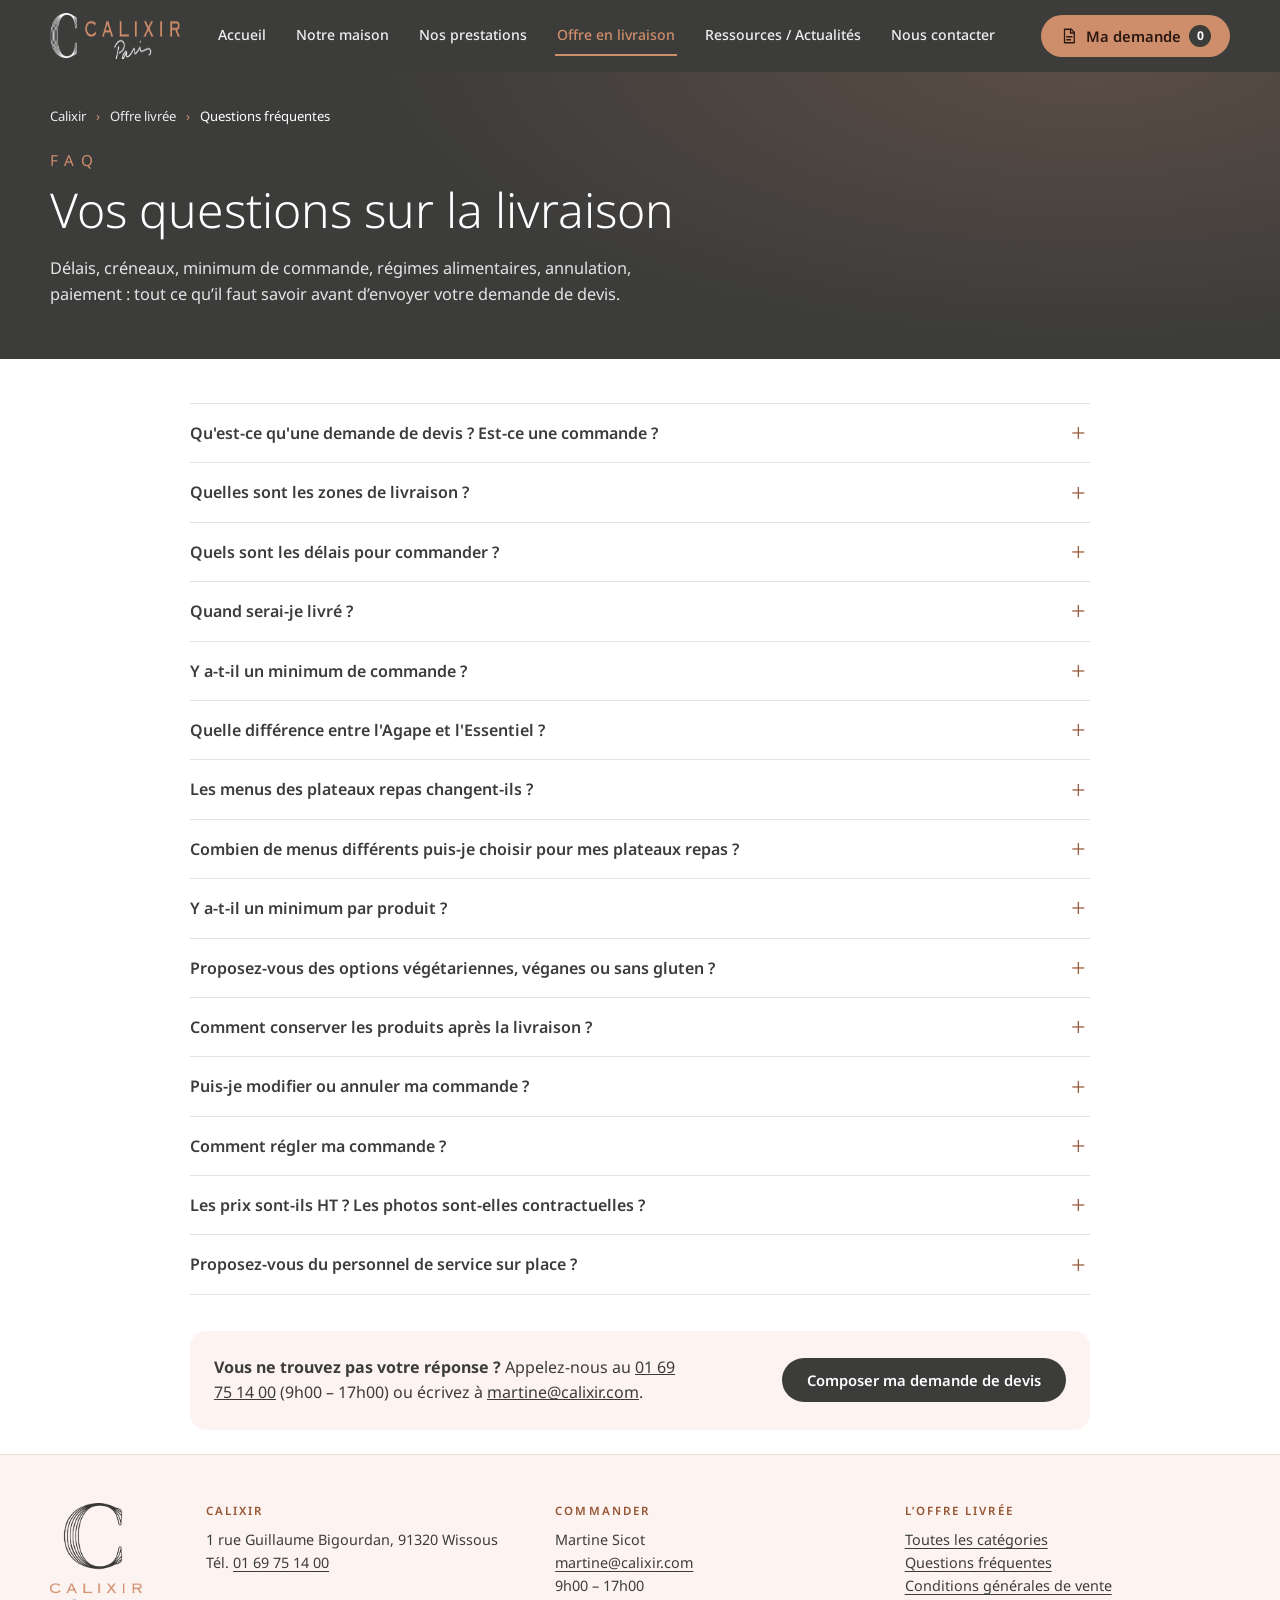
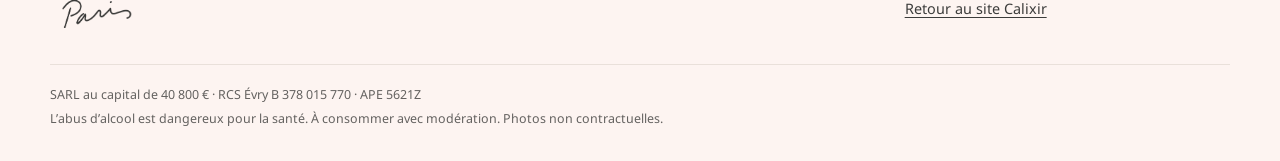
<file: faq/index.html>
<!doctype html>
<html lang="fr">
<head>
<meta charset="utf-8">
<meta name="viewport" content="width=device-width, initial-scale=1">
<title>Questions fréquentes | Offre livrée Calixir</title>
<meta name="description" content="Délais, livraison, minimum de commande, régimes alimentaires, annulation, paiement : les réponses aux questions fréquentes sur l&#39;offre livrée de Calixir."><link rel="canonical" href="https://www.calixir.com/offre-livree/faq/"><meta name="robots" content="noindex, nofollow">
<meta name="theme-color" content="#3C3C3B">
<meta property="og:type" content="website">
<meta property="og:locale" content="fr_FR">
<meta property="og:site_name" content="Calixir Paris">
<meta property="og:title" content="Questions fréquentes | Offre livrée Calixir">
<meta property="og:description" content="Délais, livraison, minimum de commande, régimes alimentaires, annulation, paiement : les réponses aux questions fréquentes sur l&#39;offre livrée de Calixir."><meta property="og:url" content="https://www.calixir.com/offre-livree/faq/"><link rel="icon" href="../assets/img/brand/logo-c.png" type="image/png">
<link rel="apple-touch-icon" href="../assets/img/brand/logo-c.png">
<link rel="preload" href="../assets/fonts/noto-sans.woff2" as="font" type="font/woff2" crossorigin>
<link rel="stylesheet" href="../assets/css/style.css?v=202610201644">
<script type="application/ld+json">{"@context":"https://schema.org","@type":"BreadcrumbList","itemListElement":[{"@type":"ListItem","position":1,"name":"Calixir","item":"https://www.calixir.com/"},{"@type":"ListItem","position":2,"name":"Offre livrée","item":"https://www.calixir.com/offre-livree/"},{"@type":"ListItem","position":3,"name":"Questions fréquentes","item":"https://www.calixir.com/offre-livree/faq/"}]}</script>
<script type="application/ld+json">{"@context":"https://schema.org","@type":"FAQPage","mainEntity":[{"@type":"Question","name":"Qu'est-ce qu'une demande de devis ? Est-ce une commande ?","acceptedAnswer":{"@type":"Answer","text":"Non. Votre demande n'est pas une commande et ne vous engage à rien. Calixir étudie votre sélection, puis vous répond par e-mail avec un devis personnalisé, valable 2 mois après la date d'envoi. La commande n'est définitive qu'une fois ce devis accepté et retourné."}},{"@type":"Question","name":"Quelles sont les zones de livraison ?","acceptedAnswer":{"@type":"Answer","text":"Calixir livre à Paris intra-muros, en petite couronne (Hauts-de-Seine, Seine-Saint-Denis, Val-de-Marne) et dans certaines zones de grande couronne, notamment l'Essonne. Les frais de transport démarrent à 30,50 € HT, dépendent de l'adresse de livraison et sont précisés dans votre devis."}},{"@type":"Question","name":"Quels sont les délais pour commander ?","acceptedAnswer":{"@type":"Answer","text":"Pour les commandes passées jusqu'à 12h00, la livraison peut se faire le lendemain. Les coffrets de la collection à partager se commandent 72 heures à l'avance (jour ouvré), à l'exception de certains produits disponibles à 48 heures. Une commande « dernière minute » est possible par téléphone le jour même avant 10h00, avec une majoration de 10 € HT. Pour une commande hors délais, contactez-nous."}},{"@type":"Question","name":"Quand serai-je livré ?","acceptedAnswer":{"@type":"Answer","text":"La livraison se fait le matin ou l'après-midi. Indiquez votre préférence et, si besoin, l'heure souhaitée : Calixir confirme le créneau dans son devis. Les créneaux sont de 2 heures (1 heure pour les petits-déjeuners, de 7h à 9h30). Dans les zones denses ou en cas de circulation difficile, le créneau peut être porté à 2 heures, voire davantage."}},{"@type":"Question","name":"Y a-t-il un minimum de commande ?","acceptedAnswer":{"@type":"Answer","text":"Oui : 150 € HT hors transport en semaine, et 300 € HT les week-ends et jours fériés. Les frais de transport, à partir de 30,50 € HT, s'ajoutent selon votre lieu de livraison."}},{"@type":"Question","name":"Quelle différence entre l'Agape et l'Essentiel ?","acceptedAnswer":{"@type":"Answer","text":"L'Agape comprend 4 plats (entrée, plat, fromage et dessert) et un verre. L'Essentiel comprend 3 plats, sans le fromage et sans verre. Les deux formules sont servies en bocaux individuels avec des couverts en inox et une boule de pain."}},{"@type":"Question","name":"Les menus des plateaux repas changent-ils ?","acceptedAnswer":{"@type":"Answer","text":"Oui, chaque mois. Seuls les plateaux-repas proposés pour le mois en cours sont disponibles à la vente ; l'offre est renouvelée chaque mois et les menus du mois suivant sont visibles à l'avance."}},{"@type":"Question","name":"Combien de menus différents puis-je choisir pour mes plateaux repas ?","acceptedAnswer":{"@type":"Answer","text":"Pour une commande de 15 personnes ou moins, 3 variétés de plateaux sont possibles ; au-delà de 15 personnes, 4 variétés. Au-delà de 50 plateaux, des conditions de livraison spécifiques sont étudiées."}},{"@type":"Question","name":"Y a-t-il un minimum par produit ?","acceptedAnswer":{"@type":"Answer","text":"Pour les lunch box, un minimum de 5 par variété est demandé par commande. Les cocktails et les buffets se commandent à partir de 20 personnes."}},{"@type":"Question","name":"Proposez-vous des options végétariennes, véganes ou sans gluten ?","acceptedAnswer":{"@type":"Answer","text":"Oui, ces recettes sont signalées sur la carte par un pictogramme (veggie, végan, sans gluten). Précisez vos régimes et vos allergies dans votre demande. Nos repas sont préparés dans un laboratoire où sont utilisés fruits à coque, poissons, crustacés, produits laitiers, soja, œufs et céréales : Calixir ne peut pas garantir l'absence totale d'allergènes. Aucune de nos préparations ne contient de gélatine de porc."}},{"@type":"Question","name":"Comment conserver les produits après la livraison ?","acceptedAnswer":{"@type":"Answer","text":"Sauf indication contraire, les produits se consomment froids. Conservez-les entre 0 °C et 4 °C et consommez-les dans les 6 heures suivant la livraison. Sans stockage au froid, ils doivent être consommés dans les 2 heures et gardés à moins de 20 °C."}},{"@type":"Question","name":"Puis-je modifier ou annuler ma commande ?","acceptedAnswer":{"@type":"Answer","text":"Une commande est modifiable par écrit au plus tard la veille avant 12h00 (jour ouvré), et 48 heures avant 12h00 pour les coffrets à partager. Elle peut être annulée jusqu'à 48 heures avant la livraison, à 12h00 (jour ouvré). Passé ce délai, 50 % de la commande est facturée hors frais de livraison ; une annulation la veille est facturée à 100 %. Les commandes « dernière minute » sont définitives. Aucune commande, modification ou annulation n'est possible le week-end pour une livraison du même week-end ou du lundi suivant."}},{"@type":"Question","name":"Comment régler ma commande ?","acceptedAnswer":{"@type":"Answer","text":"Par carte bancaire (Visa, Mastercard) ou par virement. Un compte de crédit est possible sur demande et sous réserve d'acceptation de Calixir (factures à régler en fin de mois). La première commande se règle avant la livraison. Pour une commande de 1 000 € HT ou plus, un acompte d'au moins 50 % est demandé à la commande. Une facture détaillée est envoyée sous 48 heures."}},{"@type":"Question","name":"Les prix sont-ils HT ? Les photos sont-elles contractuelles ?","acceptedAnswer":{"@type":"Answer","text":"Les prix sont indiqués en euros hors taxes et hors frais de transport, et sont valables jusqu'au prochain changement de carte. La TVA en vigueur s'applique à la facturation. Les photos sont non contractuelles."}},{"@type":"Question","name":"Proposez-vous du personnel de service sur place ?","acceptedAnswer":{"@type":"Answer","text":"Cette offre est livrée sans service. Calixir peut toutefois fournir des maîtres d'hôtel ou louer du matériel : la demande se fait au plus tard 10 jours à l'avance et fait l'objet d'un devis préalable. Contactez-nous pour en parler."}}]}</script>
</head>
<body data-page="faq" data-root="../">
<a class="skip" href="#contenu">Aller au contenu</a>
<header class="site-header" id="top">
  <div class="container header-inner">
    <a class="brand" href="https://www.calixir.com/" aria-label="Calixir Paris, retour au site principal">
      <img src="../assets/img/brand/logo-horizontal-light.png" alt="Calixir Paris" width="412" height="96">
    </a>
    <nav class="main-nav" id="mainNav" aria-label="Menu principal Calixir">
      <a href="https://www.calixir.com/">Accueil</a>
      <a href="https://www.calixir.com/notre-maison/">Notre maison</a>
      <a href="https://www.calixir.com/prestations-servies/">Nos prestations</a>
      <a href="../" class="is-current">Offre en livraison</a>
      <a href="https://www.calixir.com/blog/">Ressources / Actualités</a>
      <a href="https://www.calixir.com/contact/">Nous contacter</a>
    </nav>
    <button class="btn btn-copper cart-btn" type="button" data-action="open-quote" aria-label="Ouvrir ma demande de devis">
      <svg viewBox="0 0 24 24" width="18" height="18" fill="none" stroke="currentColor" stroke-width="1.7" stroke-linecap="round" stroke-linejoin="round" aria-hidden="true"><path d="M6 3h9l4 4v14H6z"/><path d="M14 3v5h5"/><path d="M9 13h7M9 17h5"/></svg>
      <span class="cart-btn-label">Ma demande</span>
      <span class="count" id="headerCount" hidden>0</span>
    </button>
    <button class="nav-toggle" type="button" aria-expanded="false" aria-controls="mainNav" aria-label="Menu">
      <svg viewBox="0 0 24 24" width="22" height="22" fill="none" stroke="currentColor" stroke-width="1.8" stroke-linecap="round" aria-hidden="true"><path d="M4 7h16M4 12h16M4 17h16"/></svg>
    </button>
  </div>
</header><main id="contenu">
<section class="band band-page">
  <div class="container">
    <nav class="breadcrumb" aria-label="Fil d’Ariane">
      <ol>
        <li><a href="https://www.calixir.com/">Calixir</a></li>
        <li><a href="../">Offre livrée</a></li>
        <li aria-current="page">Questions fréquentes</li>
      </ol>
    </nav>
    <p class="eyebrow eyebrow-light">FAQ</p>
    <h1>Vos questions sur la livraison</h1>
    <p class="lead">Délais, créneaux, minimum de commande, régimes alimentaires, annulation, paiement : tout ce qu’il faut savoir avant d’envoyer votre demande de devis.</p>
  </div>
</section>
<div class="container faq-page">
  <div class="faq-list">
  <details class="faq-item">
    <summary>Qu&#39;est-ce qu&#39;une demande de devis ? Est-ce une commande ?</summary>
    <div class="faq-a"><p>Non. Votre demande n&#39;est pas une commande et ne vous engage à rien. Calixir étudie votre sélection, puis vous répond par e-mail avec un devis personnalisé, valable 2 mois après la date d&#39;envoi. La commande n&#39;est définitive qu&#39;une fois ce devis accepté et retourné.</p></div>
  </details>
  <details class="faq-item">
    <summary>Quelles sont les zones de livraison ?</summary>
    <div class="faq-a"><p>Calixir livre à Paris intra-muros, en petite couronne (Hauts-de-Seine, Seine-Saint-Denis, Val-de-Marne) et dans certaines zones de grande couronne, notamment l&#39;Essonne. Les frais de transport démarrent à 30,50 € HT, dépendent de l&#39;adresse de livraison et sont précisés dans votre devis.</p></div>
  </details>
  <details class="faq-item">
    <summary>Quels sont les délais pour commander ?</summary>
    <div class="faq-a"><p>Pour les commandes passées jusqu&#39;à 12h00, la livraison peut se faire le lendemain. Les coffrets de la collection à partager se commandent 72 heures à l&#39;avance (jour ouvré), à l&#39;exception de certains produits disponibles à 48 heures. Une commande « dernière minute » est possible par téléphone le jour même avant 10h00, avec une majoration de 10 € HT. Pour une commande hors délais, contactez-nous.</p></div>
  </details>
  <details class="faq-item">
    <summary>Quand serai-je livré ?</summary>
    <div class="faq-a"><p>La livraison se fait le matin ou l&#39;après-midi. Indiquez votre préférence et, si besoin, l&#39;heure souhaitée : Calixir confirme le créneau dans son devis. Les créneaux sont de 2 heures (1 heure pour les petits-déjeuners, de 7h à 9h30). Dans les zones denses ou en cas de circulation difficile, le créneau peut être porté à 2 heures, voire davantage.</p></div>
  </details>
  <details class="faq-item">
    <summary>Y a-t-il un minimum de commande ?</summary>
    <div class="faq-a"><p>Oui : 150 € HT hors transport en semaine, et 300 € HT les week-ends et jours fériés. Les frais de transport, à partir de 30,50 € HT, s&#39;ajoutent selon votre lieu de livraison.</p></div>
  </details>
  <details class="faq-item">
    <summary>Quelle différence entre l&#39;Agape et l&#39;Essentiel ?</summary>
    <div class="faq-a"><p>L&#39;Agape comprend 4 plats (entrée, plat, fromage et dessert) et un verre. L&#39;Essentiel comprend 3 plats, sans le fromage et sans verre. Les deux formules sont servies en bocaux individuels avec des couverts en inox et une boule de pain.</p></div>
  </details>
  <details class="faq-item">
    <summary>Les menus des plateaux repas changent-ils ?</summary>
    <div class="faq-a"><p>Oui, chaque mois. Seuls les plateaux-repas proposés pour le mois en cours sont disponibles à la vente ; l&#39;offre est renouvelée chaque mois et les menus du mois suivant sont visibles à l&#39;avance.</p></div>
  </details>
  <details class="faq-item">
    <summary>Combien de menus différents puis-je choisir pour mes plateaux repas ?</summary>
    <div class="faq-a"><p>Pour une commande de 15 personnes ou moins, 3 variétés de plateaux sont possibles ; au-delà de 15 personnes, 4 variétés. Au-delà de 50 plateaux, des conditions de livraison spécifiques sont étudiées.</p></div>
  </details>
  <details class="faq-item">
    <summary>Y a-t-il un minimum par produit ?</summary>
    <div class="faq-a"><p>Pour les lunch box, un minimum de 5 par variété est demandé par commande. Les cocktails et les buffets se commandent à partir de 20 personnes.</p></div>
  </details>
  <details class="faq-item">
    <summary>Proposez-vous des options végétariennes, véganes ou sans gluten ?</summary>
    <div class="faq-a"><p>Oui, ces recettes sont signalées sur la carte par un pictogramme (veggie, végan, sans gluten). Précisez vos régimes et vos allergies dans votre demande. Nos repas sont préparés dans un laboratoire où sont utilisés fruits à coque, poissons, crustacés, produits laitiers, soja, œufs et céréales : Calixir ne peut pas garantir l&#39;absence totale d&#39;allergènes. Aucune de nos préparations ne contient de gélatine de porc.</p></div>
  </details>
  <details class="faq-item">
    <summary>Comment conserver les produits après la livraison ?</summary>
    <div class="faq-a"><p>Sauf indication contraire, les produits se consomment froids. Conservez-les entre 0 °C et 4 °C et consommez-les dans les 6 heures suivant la livraison. Sans stockage au froid, ils doivent être consommés dans les 2 heures et gardés à moins de 20 °C.</p></div>
  </details>
  <details class="faq-item">
    <summary>Puis-je modifier ou annuler ma commande ?</summary>
    <div class="faq-a"><p>Une commande est modifiable par écrit au plus tard la veille avant 12h00 (jour ouvré), et 48 heures avant 12h00 pour les coffrets à partager. Elle peut être annulée jusqu&#39;à 48 heures avant la livraison, à 12h00 (jour ouvré). Passé ce délai, 50 % de la commande est facturée hors frais de livraison ; une annulation la veille est facturée à 100 %. Les commandes « dernière minute » sont définitives. Aucune commande, modification ou annulation n&#39;est possible le week-end pour une livraison du même week-end ou du lundi suivant.</p></div>
  </details>
  <details class="faq-item">
    <summary>Comment régler ma commande ?</summary>
    <div class="faq-a"><p>Par carte bancaire (Visa, Mastercard) ou par virement. Un compte de crédit est possible sur demande et sous réserve d&#39;acceptation de Calixir (factures à régler en fin de mois). La première commande se règle avant la livraison. Pour une commande de 1 000 € HT ou plus, un acompte d&#39;au moins 50 % est demandé à la commande. Une facture détaillée est envoyée sous 48 heures.</p></div>
  </details>
  <details class="faq-item">
    <summary>Les prix sont-ils HT ? Les photos sont-elles contractuelles ?</summary>
    <div class="faq-a"><p>Les prix sont indiqués en euros hors taxes et hors frais de transport, et sont valables jusqu&#39;au prochain changement de carte. La TVA en vigueur s&#39;applique à la facturation. Les photos sont non contractuelles.</p></div>
  </details>
  <details class="faq-item">
    <summary>Proposez-vous du personnel de service sur place ?</summary>
    <div class="faq-a"><p>Cette offre est livrée sans service. Calixir peut toutefois fournir des maîtres d&#39;hôtel ou louer du matériel : la demande se fait au plus tard 10 jours à l&#39;avance et fait l&#39;objet d&#39;un devis préalable. Contactez-nous pour en parler.</p></div>
  </details>
</div>

  <div class="faq-cta">
    <p><strong>Vous ne trouvez pas votre réponse ?</strong> Appelez-nous au <a href="tel:+33169751400">01 69 75 14 00</a> (9h00 – 17h00) ou écrivez à <a href="mailto:martine@calixir.com">martine@calixir.com</a>.</p>
    <a class="btn btn-primary" href="../#categories">Composer ma demande de devis</a>
  </div>
</div>
</main>
<footer class="site-footer">
  <div class="container footer-inner">
    <img class="footer-logo" src="../assets/img/brand/logo.png" alt="Calixir Paris" width="517" height="700" loading="lazy">
    <div class="footer-cols">
      <div>
        <h2>Calixir</h2>
        <address>1 rue Guillaume Bigourdan, 91320 Wissous<br>Tél. <a href="tel:+33169751400">01 69 75 14 00</a></address>
      </div>
      <div>
        <h2>Commander</h2>
        <p>Martine Sicot<br><a href="mailto:martine@calixir.com">martine@calixir.com</a><br>9h00 – 17h00</p>
      </div>
      <div>
        <h2>L’offre livrée</h2>
        <p>
          <a href="../">Toutes les catégories</a><br>
          <a href="../faq/">Questions fréquentes</a><br>
          <a href="../cgv/">Conditions générales de vente</a><br>
          <a href="https://www.calixir.com/">Retour au site Calixir</a>
        </p>
      </div>
    </div>
  </div>
  <div class="container footer-legal">
    <p>SARL au capital de 40 800 € · RCS Évry B 378 015 770 · APE 5621Z</p>
    <p>L’abus d’alcool est dangereux pour la santé. À consommer avec modération. Photos non contractuelles.</p>
  </div>
</footer>
<div class="cart-bar" id="cartBar" hidden>
  <div class="cart-bar-inner">
    <div class="cart-bar-info">
      <strong id="barCount">0 produit</strong>
      <span id="barTotal">0,00 € HT</span>
    </div>
    <button class="btn btn-light" type="button" data-action="open-quote">Demander un devis</button>
  </div>
</div><!-- ============ FICHE PRODUIT ============ -->
<dialog id="productDialog" class="sheet" aria-labelledby="pdTitle">
  <div class="sheet-inner">
    <button class="icon-btn sheet-close" type="button" data-action="close-dialog" aria-label="Fermer">
      <svg viewBox="0 0 24 24" width="20" height="20" fill="none" stroke="currentColor" stroke-width="1.8" stroke-linecap="round" aria-hidden="true"><path d="M6 6l12 12M18 6L6 18"/></svg>
    </button>
    <div class="sheet-scroll" id="pdBody"></div>
    <div class="sheet-foot" id="pdFoot"></div>
  </div>
</dialog>

<!-- ============ DEMANDE DE DEVIS ============ -->
<dialog id="quoteDialog" class="drawer" aria-labelledby="qTitle">
  <div class="drawer-inner">
    <header class="drawer-head">
      <h2 id="qTitle">Ma demande de devis</h2>
      <button class="icon-btn" type="button" data-action="close-dialog" aria-label="Fermer">
        <svg viewBox="0 0 24 24" width="20" height="20" fill="none" stroke="currentColor" stroke-width="1.8" stroke-linecap="round" aria-hidden="true"><path d="M6 6l12 12M18 6L6 18"/></svg>
      </button>
    </header>
    <ol class="progress" id="qProgress" aria-label="Étapes de la demande">
      <li data-step="1"><span>1</span><em>Sélection</em></li>
      <li data-step="2"><span>2</span><em>Livraison</em></li>
      <li data-step="3"><span>3</span><em>Coordonnées</em></li>
      <li data-step="4"><span>4</span><em>Récapitulatif</em></li>
    </ol>

    <div class="drawer-body" id="qBody">
      <section data-step="1" id="qStep1"></section>

      <section data-step="2" id="qStep2" hidden>
        <h3 class="step-title">Quand et où livrer ?</h3>
        <div class="sel-slot"></div>
        <form class="form" novalidate autocomplete="on" onsubmit="return false">
          <div class="row2">
            <div class="field">
              <label for="f-date">Date de livraison</label>
              <input id="f-date" name="date" type="date" required>
            </div>
            <div class="field">
              <label for="f-guests">Nombre de personnes</label>
              <input id="f-guests" name="guests" type="number" min="1" inputmode="numeric" required>
            </div>
          </div>
          <p class="hint" id="dateHint" hidden></p>
          <fieldset class="field chips" id="slotField">
            <legend>Livraison</legend>
            <label class="chip"><input type="radio" name="slot" value="Matin" required><span>Le matin</span></label>
            <label class="chip"><input type="radio" name="slot" value="Après-midi"><span>L’après-midi</span></label>
          </fieldset>
          <div class="field">
            <label for="f-timeFrom">Heure précise souhaitée <span class="opt">(facultatif)</span></label>
            <input id="f-timeFrom" name="timeFrom" type="time">
          </div>
<p class="hint">Livraison le matin ou l&#39;après-midi. Le créneau précis est confirmé dans le devis.</p>          <p class="hint" id="timeHint" hidden></p>
          <div class="field">
            <label for="f-address">Adresse de livraison</label>
            <input id="f-address" name="address" type="text" autocomplete="street-address" required placeholder="Numéro et nom de la rue">
          </div>
          <div class="row2 row-zip">
            <div class="field">
              <label for="f-zip">Code postal</label>
              <input id="f-zip" name="zip" type="text" inputmode="numeric" pattern="[0-9]{5}" maxlength="5" autocomplete="postal-code" required>
            </div>
            <div class="field">
              <label for="f-city">Ville</label>
              <input id="f-city" name="city" type="text" autocomplete="address-level2" required>
            </div>
          </div>
          <div class="field">
            <label for="f-access">Instructions d’accès <span class="opt">(facultatif)</span></label>
            <textarea id="f-access" name="access" rows="2" placeholder="Étage, digicode, interlocuteur sur place, accès livreur…"></textarea>
          </div>
          <fieldset class="field chips">
            <legend>Régimes particuliers <span class="opt">(facultatif)</span></legend>
            <label class="chip"><input type="checkbox" name="diet" value="Végétarien"><span>Végétarien</span></label>
            <label class="chip"><input type="checkbox" name="diet" value="Végan"><span>Végan</span></label>
            <label class="chip"><input type="checkbox" name="diet" value="Sans gluten"><span>Sans gluten</span></label>
            <label class="chip"><input type="checkbox" name="diet" value="Sans porc"><span>Sans porc</span></label>
            <label class="chip"><input type="checkbox" name="diet" value="Allergies à préciser"><span>Allergies</span></label>
          </fieldset>
          <div class="field">
            <label for="f-notes">Commentaires <span class="opt">(facultatif)</span></label>
            <textarea id="f-notes" name="notes" rows="3" placeholder="Allergies, budget, besoin de matériel, commande récurrente…"></textarea>
          </div>
        </form>
      </section>

      <section data-step="3" id="qStep3" hidden>
        <h3 class="step-title">À qui envoyer le devis ?</h3>
        <div class="sel-slot"></div>
        <form class="form" novalidate autocomplete="on" onsubmit="return false">
          <div class="field">
            <label for="f-company">Société</label>
            <input id="f-company" name="company" type="text" autocomplete="organization" required>
          </div>
          <div class="row2">
            <div class="field">
              <label for="f-firstName">Prénom</label>
              <input id="f-firstName" name="firstName" type="text" autocomplete="given-name" required>
            </div>
            <div class="field">
              <label for="f-lastName">Nom</label>
              <input id="f-lastName" name="lastName" type="text" autocomplete="family-name" required>
            </div>
          </div>
          <div class="field">
            <label for="f-email">Adresse e-mail</label>
            <input id="f-email" name="email" type="email" autocomplete="email" required>
          </div>
          <div class="field">
            <label for="f-phone">Téléphone</label>
            <input id="f-phone" name="phone" type="tel" autocomplete="tel" required>
          </div>
          <div class="field">
            <label for="f-po">N° de bon de commande ou référence interne <span class="opt">(facultatif)</span></label>
            <input id="f-po" name="po" type="text">
          </div>
          <div class="field">
            <label class="check"><input type="checkbox" id="f-billDiff" name="billDiff"><span>L’adresse de facturation est différente</span></label>
          </div>
          <div class="field" id="billingField" hidden>
            <label for="f-billing">Nom et adresse de facturation</label>
            <textarea id="f-billing" name="billing" rows="3"></textarea>
          </div>
          <input class="hp" type="text" name="website" tabindex="-1" autocomplete="off" aria-hidden="true">
          <div class="field">
            <label class="check"><input type="checkbox" id="f-consent" name="consent" required><span>J’accepte que Calixir utilise ces informations pour répondre à ma demande de devis.</span></label>
            <p class="hint">Vos données servent uniquement à établir et suivre votre devis. Vous pouvez en demander la suppression à tout moment en écrivant à Calixir.</p>
          </div>
        </form>
      </section>

      <section data-step="4" id="qStep4" hidden></section>
      <section data-step="5" id="qStep5" hidden></section>
    </div>

    <footer class="drawer-foot" id="qFoot"></footer>
  </div>
</dialog><div id="printArea" aria-hidden="true"></div>
<div class="toast" id="toast" role="status" aria-live="polite" hidden></div>
<script src="../assets/js/data.js?v=202610201644"></script>
<script src="../assets/js/app.js?v=202610201644"></script>
</body>
</html>
</file>
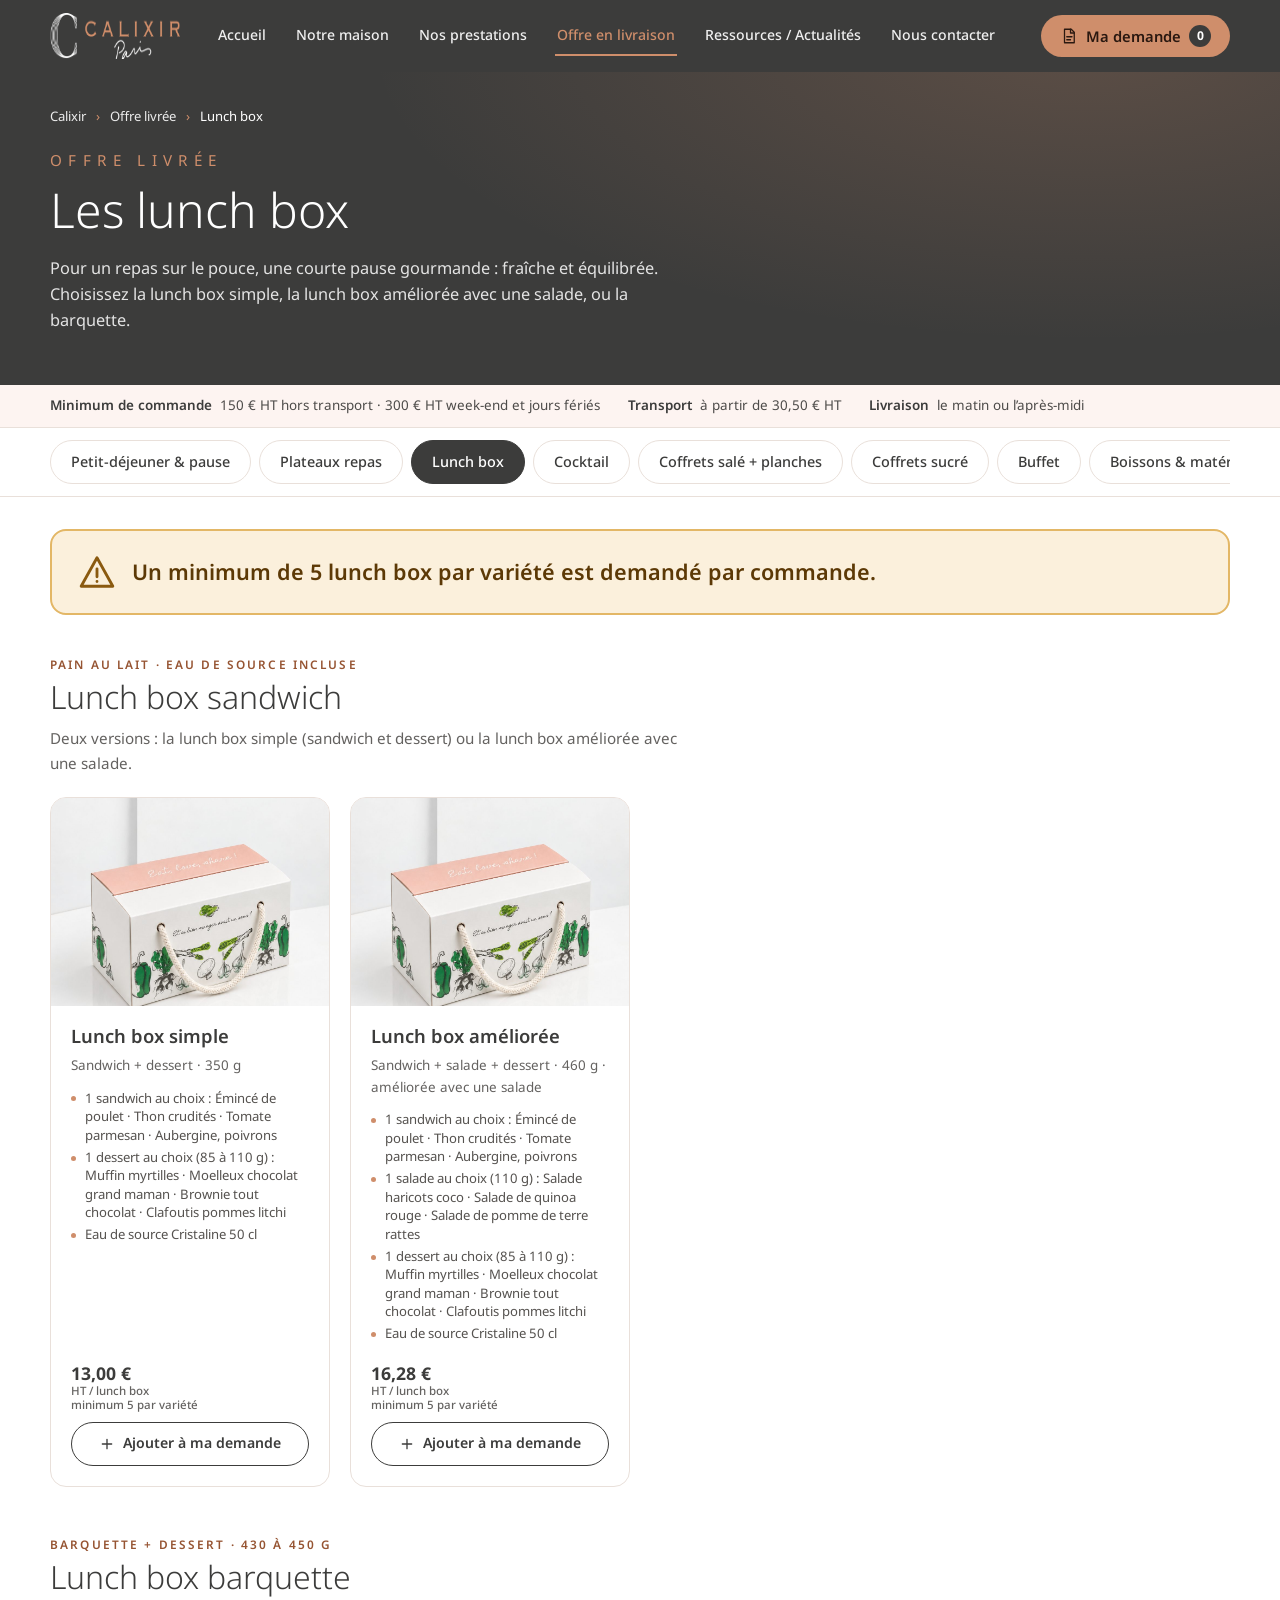
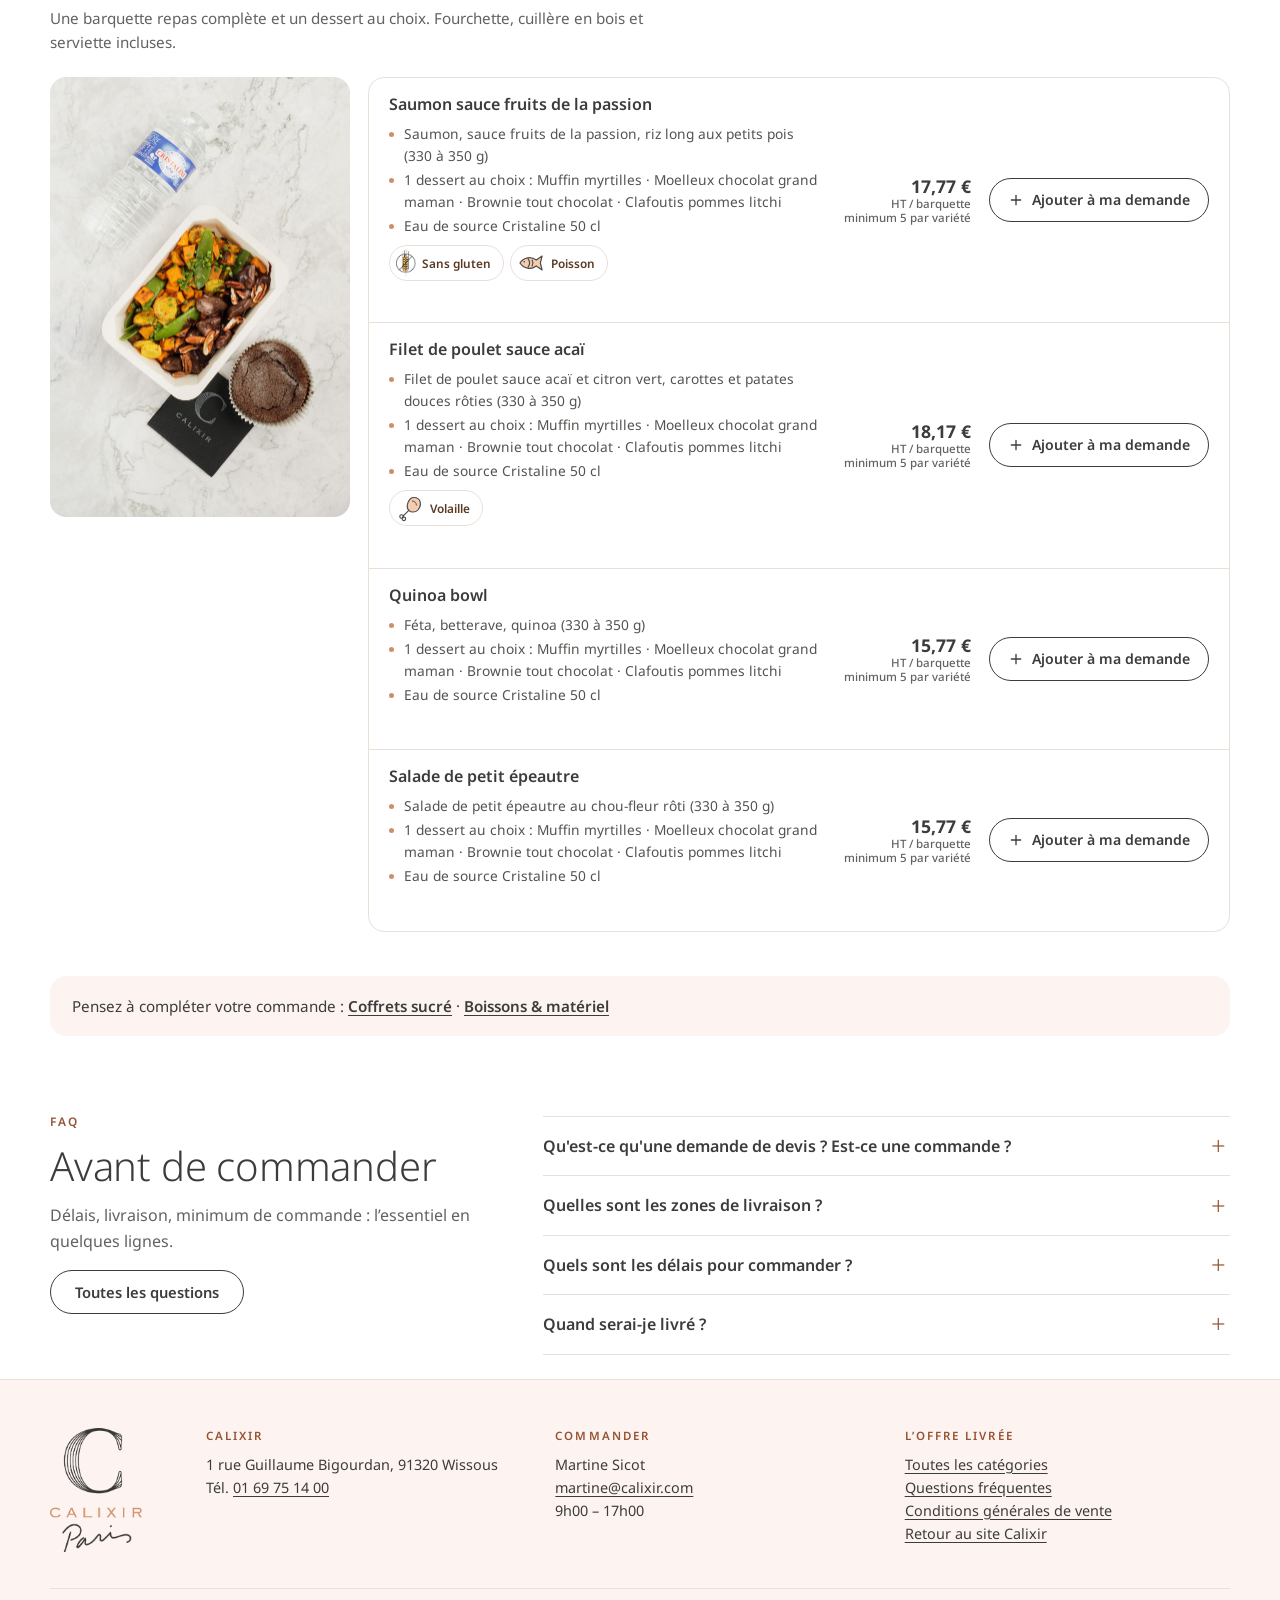
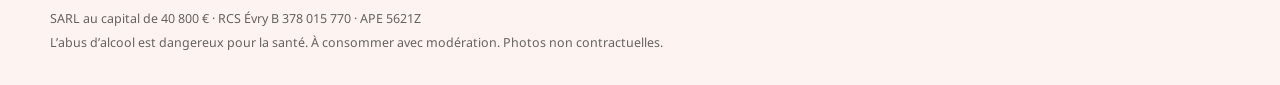
<file: lunch-box/index.html>
<!doctype html>
<html lang="fr">
<head>
<meta charset="utf-8">
<meta name="viewport" content="width=device-width, initial-scale=1">
<title>Les lunch box | Offre livrée Calixir</title>
<meta name="description" content="Lunch box livrées par Calixir : sandwich pain au lait et dessert, version améliorée avec salade, ou barquette repas. Demandez votre devis."><link rel="canonical" href="https://www.calixir.com/offre-livree/lunch-box/"><meta name="robots" content="noindex, nofollow">
<meta name="theme-color" content="#3C3C3B">
<meta property="og:type" content="website">
<meta property="og:locale" content="fr_FR">
<meta property="og:site_name" content="Calixir Paris">
<meta property="og:title" content="Les lunch box | Offre livrée Calixir">
<meta property="og:description" content="Lunch box livrées par Calixir : sandwich pain au lait et dessert, version améliorée avec salade, ou barquette repas. Demandez votre devis."><meta property="og:url" content="https://www.calixir.com/offre-livree/lunch-box/"><meta property="og:image" content="https://www.calixir.com/offre-livree/assets/img/produits/lunchbox-emballage.jpg"><link rel="icon" href="../assets/img/brand/logo-c.png" type="image/png">
<link rel="apple-touch-icon" href="../assets/img/brand/logo-c.png">
<link rel="preload" href="../assets/fonts/noto-sans.woff2" as="font" type="font/woff2" crossorigin>
<link rel="stylesheet" href="../assets/css/style.css?v=202610201644">
<script type="application/ld+json">{"@context":"https://schema.org","@type":"BreadcrumbList","itemListElement":[{"@type":"ListItem","position":1,"name":"Calixir","item":"https://www.calixir.com/"},{"@type":"ListItem","position":2,"name":"Offre livrée","item":"https://www.calixir.com/offre-livree/"},{"@type":"ListItem","position":3,"name":"Lunch box","item":"https://www.calixir.com/offre-livree/lunch-box/"}]}</script>
<script type="application/ld+json">{"@context":"https://schema.org","@type":"ItemList","name":"Les lunch box","itemListElement":[{"@type":"ListItem","position":1,"item":{"@type":"Product","name":"Lunch box simple","offers":{"@type":"Offer","priceCurrency":"EUR","url":"https://www.calixir.com/offre-livree/lunch-box/#p-lunchbox-sandwich-lunchbox-simple","availability":"https://schema.org/InStock","price":"13.00","priceSpecification":{"@type":"PriceSpecification","price":"13.00","priceCurrency":"EUR","valueAddedTaxIncluded":false}},"description":"1 sandwich au choix : Émincé de poulet · Thon crudités · Tomate parmesan · Aubergine, poivrons · 1 dessert au choix (85 à 110 g) : Muffin myrtilles · Moelleux chocolat grand maman · Brownie tout chocolat · Clafoutis pommes litchi · Eau de source Cristaline 50 cl","image":"https://www.calixir.com/offre-livree/assets/img/produits/lunchbox-emballage.jpg"}},{"@type":"ListItem","position":2,"item":{"@type":"Product","name":"Lunch box améliorée","offers":{"@type":"Offer","priceCurrency":"EUR","url":"https://www.calixir.com/offre-livree/lunch-box/#p-lunchbox-sandwich-lunchbox","availability":"https://schema.org/InStock","price":"16.28","priceSpecification":{"@type":"PriceSpecification","price":"16.28","priceCurrency":"EUR","valueAddedTaxIncluded":false}},"description":"1 sandwich au choix : Émincé de poulet · Thon crudités · Tomate parmesan · Aubergine, poivrons · 1 salade au choix (110 g) : Salade haricots coco · Salade de quinoa rouge · Salade de pomme de terre rattes · 1 dessert au choix (85 à 110 g) : Muffin myrtilles · Moelleux chocolat grand maman · Brownie tout chocolat · Clafoutis pommes litchi · Eau de source Cristaline 50 cl","image":"https://www.calixir.com/offre-livree/assets/img/produits/lunchbox-emballage.jpg"}},{"@type":"ListItem","position":3,"item":{"@type":"Product","name":"Saumon sauce fruits de la passion","offers":{"@type":"Offer","priceCurrency":"EUR","url":"https://www.calixir.com/offre-livree/lunch-box/#p-lunchbox-barquette-bag-saumon","availability":"https://schema.org/InStock","price":"17.77","priceSpecification":{"@type":"PriceSpecification","price":"17.77","priceCurrency":"EUR","valueAddedTaxIncluded":false}},"description":"Saumon, sauce fruits de la passion, riz long aux petits pois (330 à 350 g) · 1 dessert au choix : Muffin myrtilles · Moelleux chocolat grand maman · Brownie tout chocolat · Clafoutis pommes litchi · Eau de source Cristaline 50 cl"}},{"@type":"ListItem","position":4,"item":{"@type":"Product","name":"Filet de poulet sauce acaï","offers":{"@type":"Offer","priceCurrency":"EUR","url":"https://www.calixir.com/offre-livree/lunch-box/#p-lunchbox-barquette-bag-poulet","availability":"https://schema.org/InStock","price":"18.17","priceSpecification":{"@type":"PriceSpecification","price":"18.17","priceCurrency":"EUR","valueAddedTaxIncluded":false}},"description":"Filet de poulet sauce acaï et citron vert, carottes et patates douces rôties (330 à 350 g) · 1 dessert au choix : Muffin myrtilles · Moelleux chocolat grand maman · Brownie tout chocolat · Clafoutis pommes litchi · Eau de source Cristaline 50 cl"}},{"@type":"ListItem","position":5,"item":{"@type":"Product","name":"Quinoa bowl","offers":{"@type":"Offer","priceCurrency":"EUR","url":"https://www.calixir.com/offre-livree/lunch-box/#p-lunchbox-barquette-bag-quinoa","availability":"https://schema.org/InStock","price":"15.77","priceSpecification":{"@type":"PriceSpecification","price":"15.77","priceCurrency":"EUR","valueAddedTaxIncluded":false}},"description":"Féta, betterave, quinoa (330 à 350 g) · 1 dessert au choix : Muffin myrtilles · Moelleux chocolat grand maman · Brownie tout chocolat · Clafoutis pommes litchi · Eau de source Cristaline 50 cl"}},{"@type":"ListItem","position":6,"item":{"@type":"Product","name":"Salade de petit épeautre","offers":{"@type":"Offer","priceCurrency":"EUR","url":"https://www.calixir.com/offre-livree/lunch-box/#p-lunchbox-barquette-bag-epeautre","availability":"https://schema.org/InStock","price":"15.77","priceSpecification":{"@type":"PriceSpecification","price":"15.77","priceCurrency":"EUR","valueAddedTaxIncluded":false}},"description":"Salade de petit épeautre au chou-fleur rôti (330 à 350 g) · 1 dessert au choix : Muffin myrtilles · Moelleux chocolat grand maman · Brownie tout chocolat · Clafoutis pommes litchi · Eau de source Cristaline 50 cl"}}]}</script>
</head>
<body data-page="category" data-root="../" data-cat="lunch-box">
<a class="skip" href="#contenu">Aller au contenu</a>
<header class="site-header" id="top">
  <div class="container header-inner">
    <a class="brand" href="https://www.calixir.com/" aria-label="Calixir Paris, retour au site principal">
      <img src="../assets/img/brand/logo-horizontal-light.png" alt="Calixir Paris" width="412" height="96">
    </a>
    <nav class="main-nav" id="mainNav" aria-label="Menu principal Calixir">
      <a href="https://www.calixir.com/">Accueil</a>
      <a href="https://www.calixir.com/notre-maison/">Notre maison</a>
      <a href="https://www.calixir.com/prestations-servies/">Nos prestations</a>
      <a href="../" class="is-current">Offre en livraison</a>
      <a href="https://www.calixir.com/blog/">Ressources / Actualités</a>
      <a href="https://www.calixir.com/contact/">Nous contacter</a>
    </nav>
    <button class="btn btn-copper cart-btn" type="button" data-action="open-quote" aria-label="Ouvrir ma demande de devis">
      <svg viewBox="0 0 24 24" width="18" height="18" fill="none" stroke="currentColor" stroke-width="1.7" stroke-linecap="round" stroke-linejoin="round" aria-hidden="true"><path d="M6 3h9l4 4v14H6z"/><path d="M14 3v5h5"/><path d="M9 13h7M9 17h5"/></svg>
      <span class="cart-btn-label">Ma demande</span>
      <span class="count" id="headerCount" hidden>0</span>
    </button>
    <button class="nav-toggle" type="button" aria-expanded="false" aria-controls="mainNav" aria-label="Menu">
      <svg viewBox="0 0 24 24" width="22" height="22" fill="none" stroke="currentColor" stroke-width="1.8" stroke-linecap="round" aria-hidden="true"><path d="M4 7h16M4 12h16M4 17h16"/></svg>
    </button>
  </div>
</header><main id="contenu">

<section class="band band-page">
  <div class="container">
    <nav class="breadcrumb" aria-label="Fil d’Ariane">
      <ol>
        <li><a href="https://www.calixir.com/">Calixir</a></li>
        <li><a href="../">Offre livrée</a></li>
        <li aria-current="page">Lunch box</li>
      </ol>
    </nav>
    <p class="eyebrow eyebrow-light">Offre livrée</p>
    <h1>Les lunch box</h1>
<p class="lead">Pour un repas sur le pouce, une courte pause gourmande : fraîche et équilibrée. Choisissez la lunch box simple, la lunch box améliorée avec une salade, ou la barquette.</p>  </div>
</section>

<div class="infobar" role="note">
  <div class="container infobar-inner">
<span><strong>Minimum de commande</strong> 150 € HT hors transport · 300 € HT week-end et jours fériés</span><span><strong>Transport</strong> à partir de 30,50 € HT</span>    <span><strong>Livraison</strong> le matin ou l’après-midi</span>
  </div>
</div>
<div class="catnav-bar" id="catNav">
  <div class="container">
    <nav class="catnav" aria-label="Catégories de la carte">
      <a href="../petit-dejeuner-pause/" data-cat-link="petit-dejeuner-pause">Petit-déjeuner &amp; pause<span class="dot" hidden></span></a>
      <a href="../plateaux-repas/" data-cat-link="plateaux-repas">Plateaux repas<span class="dot" hidden></span></a>
      <a href="./" data-cat-link="lunch-box" aria-current="page" class="is-active">Lunch box<span class="dot" hidden></span></a>
      <a href="../cocktail/" data-cat-link="cocktail">Cocktail<span class="dot" hidden></span></a>
      <a href="../coffrets-sale-planches/" data-cat-link="coffrets-sale-planches">Coffrets salé + planches<span class="dot" hidden></span></a>
      <a href="../coffrets-sucre/" data-cat-link="coffrets-sucre">Coffrets sucré<span class="dot" hidden></span></a>
      <a href="../buffet/" data-cat-link="buffet">Buffet<span class="dot" hidden></span></a>
      <a href="../boissons-materiel/" data-cat-link="boissons-materiel">Boissons &amp; matériel<span class="dot" hidden></span></a>
    </nav>
  </div>
</div>

<div class="container catalog">
  <aside class="callout" role="note">
    <svg viewBox="0 0 24 24" aria-hidden="true"><path d="M12 3l10 18H2z"/><path d="M12 10v5M12 18v.01"/></svg>
    <p>Un minimum de 5 lunch box par variété est demandé par commande.</p>
  </aside>


  <section class="group" aria-labelledby="g-lunchbox-sandwich" id="lunchbox-sandwich">
  <div class="group-head">
<p class="eyebrow">Pain au lait · eau de source incluse</p>    <h2 id="g-lunchbox-sandwich">Lunch box sandwich</h2>
<p class="intro">Deux versions : la lunch box simple (sandwich et dessert) ou la lunch box améliorée avec une salade.</p>  </div>
  <div class="cards"><article class="card" data-id="lunchbox-simple" id="p-lunchbox-sandwich-lunchbox-simple">
  <div class="card-media">
<img src="../assets/img/produits/lunchbox-emballage.jpg" alt="Lunch box simple · Sandwich + dessert · 350 g" width="1024" height="1536" loading="lazy" decoding="async">
    <span class="in-cart" hidden></span>
  </div>
  <div class="card-body">
    <h3 class="card-title"><button type="button" data-action="open-product" data-id="lunchbox-simple">Lunch box simple</button></h3>
<p class="card-sub">Sandwich + dessert · 350 g</p><ul class="card-items"><li>1 sandwich au choix : Émincé de poulet · Thon crudités · Tomate parmesan · Aubergine, poivrons</li><li>1 dessert au choix (85 à 110 g) : Muffin myrtilles · Moelleux chocolat grand maman · Brownie tout chocolat · Clafoutis pommes litchi</li><li>Eau de source Cristaline 50 cl</li></ul>
    
    <div class="card-foot"><span class="price"><b>13,00 €</b><small>HT / lunch box</small><small>minimum 5 par variété</small></span>
<div class="ctrl" data-ctrl="lunchbox-simple"><button type="button" class="add-btn" data-action="add" data-id="lunchbox-simple"><svg viewBox="0 0 24 24" aria-hidden="true"><path d="M12 5v14M5 12h14"/></svg>Ajouter à ma demande</button></div>
</div>
  </div>
</article>
<article class="card" data-id="lunchbox" id="p-lunchbox-sandwich-lunchbox">
  <div class="card-media">
<img src="../assets/img/produits/lunchbox-emballage.jpg" alt="Lunch box améliorée · Sandwich + salade + dessert · 460 g · améliorée avec une salade" width="1024" height="1536" loading="lazy" decoding="async">
    <span class="in-cart" hidden></span>
  </div>
  <div class="card-body">
    <h3 class="card-title"><button type="button" data-action="open-product" data-id="lunchbox">Lunch box améliorée</button></h3>
<p class="card-sub">Sandwich + salade + dessert · 460 g · améliorée avec une salade</p><ul class="card-items"><li>1 sandwich au choix : Émincé de poulet · Thon crudités · Tomate parmesan · Aubergine, poivrons</li><li>1 salade au choix (110 g) : Salade haricots coco · Salade de quinoa rouge · Salade de pomme de terre rattes</li><li>1 dessert au choix (85 à 110 g) : Muffin myrtilles · Moelleux chocolat grand maman · Brownie tout chocolat · Clafoutis pommes litchi</li><li>Eau de source Cristaline 50 cl</li></ul>
    
    <div class="card-foot"><span class="price"><b>16,28 €</b><small>HT / lunch box</small><small>minimum 5 par variété</small></span>
<div class="ctrl" data-ctrl="lunchbox"><button type="button" class="add-btn" data-action="add" data-id="lunchbox"><svg viewBox="0 0 24 24" aria-hidden="true"><path d="M12 5v14M5 12h14"/></svg>Ajouter à ma demande</button></div>
</div>
  </div>
</article>
</div>
</section>

  <section class="group" aria-labelledby="g-lunchbox-barquette" id="lunchbox-barquette">
  <div class="group-head">
<p class="eyebrow">Barquette + dessert · 430 à 450 g</p>    <h2 id="g-lunchbox-barquette">Lunch box barquette</h2>
<p class="intro">Une barquette repas complète et un dessert au choix. Fourchette, cuillère en bois et serviette incluses.</p>  </div>
  <div class="rows-wrap has-media">
<div class="rows-media"><img src="../assets/img/produits/lunchbag-barquette.jpg" alt="" width="1200" height="1801" loading="lazy" decoding="async"></div>    <ul class="rows"><li class="row" data-id="bag-saumon" id="p-lunchbox-barquette-bag-saumon">
  <div class="row-info">
    <h3 class="row-name"><button type="button" data-action="open-product" data-id="bag-saumon">Saumon sauce fruits de la passion</button></h3>
<ul class="row-items"><li>Saumon, sauce fruits de la passion, riz long aux petits pois (330 à 350 g)</li><li>1 dessert au choix : Muffin myrtilles · Moelleux chocolat grand maman · Brownie tout chocolat · Clafoutis pommes litchi</li><li>Eau de source Cristaline 50 cl</li></ul>
    <div class="meta">
<span class="picto" title="Sans gluten"><img src="../assets/img/picto/sans-gluten.png" alt="" height="28" loading="lazy"><span>Sans gluten</span></span>
<span class="picto" title="Poisson"><img src="../assets/img/picto/poisson.svg" alt="" height="28" loading="lazy"><span>Poisson</span></span>
</div>

    <span class="in-cart-inline" hidden></span>
  </div>
  <div class="row-act"><span class="price"><b>17,77 €</b><small>HT / barquette</small><small>minimum 5 par variété</small></span>
<div class="ctrl" data-ctrl="bag-saumon"><button type="button" class="add-btn" data-action="add" data-id="bag-saumon"><svg viewBox="0 0 24 24" aria-hidden="true"><path d="M12 5v14M5 12h14"/></svg>Ajouter à ma demande</button></div>
</div>
</li>
<li class="row" data-id="bag-poulet" id="p-lunchbox-barquette-bag-poulet">
  <div class="row-info">
    <h3 class="row-name"><button type="button" data-action="open-product" data-id="bag-poulet">Filet de poulet sauce acaï</button></h3>
<ul class="row-items"><li>Filet de poulet sauce acaï et citron vert, carottes et patates douces rôties (330 à 350 g)</li><li>1 dessert au choix : Muffin myrtilles · Moelleux chocolat grand maman · Brownie tout chocolat · Clafoutis pommes litchi</li><li>Eau de source Cristaline 50 cl</li></ul>
    <div class="meta">
<span class="picto" title="Volaille"><img src="../assets/img/picto/volaille.svg" alt="" height="28" loading="lazy"><span>Volaille</span></span>
</div>

    <span class="in-cart-inline" hidden></span>
  </div>
  <div class="row-act"><span class="price"><b>18,17 €</b><small>HT / barquette</small><small>minimum 5 par variété</small></span>
<div class="ctrl" data-ctrl="bag-poulet"><button type="button" class="add-btn" data-action="add" data-id="bag-poulet"><svg viewBox="0 0 24 24" aria-hidden="true"><path d="M12 5v14M5 12h14"/></svg>Ajouter à ma demande</button></div>
</div>
</li>
<li class="row" data-id="bag-quinoa" id="p-lunchbox-barquette-bag-quinoa">
  <div class="row-info">
    <h3 class="row-name"><button type="button" data-action="open-product" data-id="bag-quinoa">Quinoa bowl</button></h3>
<ul class="row-items"><li>Féta, betterave, quinoa (330 à 350 g)</li><li>1 dessert au choix : Muffin myrtilles · Moelleux chocolat grand maman · Brownie tout chocolat · Clafoutis pommes litchi</li><li>Eau de source Cristaline 50 cl</li></ul>
    
    <span class="in-cart-inline" hidden></span>
  </div>
  <div class="row-act"><span class="price"><b>15,77 €</b><small>HT / barquette</small><small>minimum 5 par variété</small></span>
<div class="ctrl" data-ctrl="bag-quinoa"><button type="button" class="add-btn" data-action="add" data-id="bag-quinoa"><svg viewBox="0 0 24 24" aria-hidden="true"><path d="M12 5v14M5 12h14"/></svg>Ajouter à ma demande</button></div>
</div>
</li>
<li class="row" data-id="bag-epeautre" id="p-lunchbox-barquette-bag-epeautre">
  <div class="row-info">
    <h3 class="row-name"><button type="button" data-action="open-product" data-id="bag-epeautre">Salade de petit épeautre</button></h3>
<ul class="row-items"><li>Salade de petit épeautre au chou-fleur rôti (330 à 350 g)</li><li>1 dessert au choix : Muffin myrtilles · Moelleux chocolat grand maman · Brownie tout chocolat · Clafoutis pommes litchi</li><li>Eau de source Cristaline 50 cl</li></ul>
    
    <span class="in-cart-inline" hidden></span>
  </div>
  <div class="row-act"><span class="price"><b>15,77 €</b><small>HT / barquette</small><small>minimum 5 par variété</small></span>
<div class="ctrl" data-ctrl="bag-epeautre"><button type="button" class="add-btn" data-action="add" data-id="bag-epeautre"><svg viewBox="0 0 24 24" aria-hidden="true"><path d="M12 5v14M5 12h14"/></svg>Ajouter à ma demande</button></div>
</div>
</li>
</ul>
  </div>
</section>



  <div class="hint-box">
    Pensez à compléter votre commande :
<a href="../coffrets-sucre/">Coffrets sucré</a> · <a href="../boissons-materiel/">Boissons &amp; matériel</a>  </div>
</div>

<section class="faq-home faq-cat" aria-labelledby="faqTitle">
  <div class="container faq-wrap">
    <div>
      <p class="eyebrow">FAQ</p>
      <h2 id="faqTitle" class="h-section">Avant de commander</h2>
      <p class="muted">Délais, livraison, minimum de commande : l’essentiel en quelques lignes.</p>
      <p><a class="btn btn-ghost" href="../faq/">Toutes les questions</a></p>
    </div>
    <div class="faq-list">
  <details class="faq-item">
    <summary>Qu&#39;est-ce qu&#39;une demande de devis ? Est-ce une commande ?</summary>
    <div class="faq-a"><p>Non. Votre demande n&#39;est pas une commande et ne vous engage à rien. Calixir étudie votre sélection, puis vous répond par e-mail avec un devis personnalisé, valable 2 mois après la date d&#39;envoi. La commande n&#39;est définitive qu&#39;une fois ce devis accepté et retourné.</p></div>
  </details>
  <details class="faq-item">
    <summary>Quelles sont les zones de livraison ?</summary>
    <div class="faq-a"><p>Calixir livre à Paris intra-muros, en petite couronne (Hauts-de-Seine, Seine-Saint-Denis, Val-de-Marne) et dans certaines zones de grande couronne, notamment l&#39;Essonne. Les frais de transport démarrent à 30,50 € HT, dépendent de l&#39;adresse de livraison et sont précisés dans votre devis.</p></div>
  </details>
  <details class="faq-item">
    <summary>Quels sont les délais pour commander ?</summary>
    <div class="faq-a"><p>Pour les commandes passées jusqu&#39;à 12h00, la livraison peut se faire le lendemain. Les coffrets de la collection à partager se commandent 72 heures à l&#39;avance (jour ouvré), à l&#39;exception de certains produits disponibles à 48 heures. Une commande « dernière minute » est possible par téléphone le jour même avant 10h00, avec une majoration de 10 € HT. Pour une commande hors délais, contactez-nous.</p></div>
  </details>
  <details class="faq-item">
    <summary>Quand serai-je livré ?</summary>
    <div class="faq-a"><p>La livraison se fait le matin ou l&#39;après-midi. Indiquez votre préférence et, si besoin, l&#39;heure souhaitée : Calixir confirme le créneau dans son devis. Les créneaux sont de 2 heures (1 heure pour les petits-déjeuners, de 7h à 9h30). Dans les zones denses ou en cas de circulation difficile, le créneau peut être porté à 2 heures, voire davantage.</p></div>
  </details>
</div>

  </div>
</section>
</main>
<footer class="site-footer">
  <div class="container footer-inner">
    <img class="footer-logo" src="../assets/img/brand/logo.png" alt="Calixir Paris" width="517" height="700" loading="lazy">
    <div class="footer-cols">
      <div>
        <h2>Calixir</h2>
        <address>1 rue Guillaume Bigourdan, 91320 Wissous<br>Tél. <a href="tel:+33169751400">01 69 75 14 00</a></address>
      </div>
      <div>
        <h2>Commander</h2>
        <p>Martine Sicot<br><a href="mailto:martine@calixir.com">martine@calixir.com</a><br>9h00 – 17h00</p>
      </div>
      <div>
        <h2>L’offre livrée</h2>
        <p>
          <a href="../">Toutes les catégories</a><br>
          <a href="../faq/">Questions fréquentes</a><br>
          <a href="../cgv/">Conditions générales de vente</a><br>
          <a href="https://www.calixir.com/">Retour au site Calixir</a>
        </p>
      </div>
    </div>
  </div>
  <div class="container footer-legal">
    <p>SARL au capital de 40 800 € · RCS Évry B 378 015 770 · APE 5621Z</p>
    <p>L’abus d’alcool est dangereux pour la santé. À consommer avec modération. Photos non contractuelles.</p>
  </div>
</footer>
<div class="cart-bar" id="cartBar" hidden>
  <div class="cart-bar-inner">
    <div class="cart-bar-info">
      <strong id="barCount">0 produit</strong>
      <span id="barTotal">0,00 € HT</span>
    </div>
    <button class="btn btn-light" type="button" data-action="open-quote">Demander un devis</button>
  </div>
</div><!-- ============ FICHE PRODUIT ============ -->
<dialog id="productDialog" class="sheet" aria-labelledby="pdTitle">
  <div class="sheet-inner">
    <button class="icon-btn sheet-close" type="button" data-action="close-dialog" aria-label="Fermer">
      <svg viewBox="0 0 24 24" width="20" height="20" fill="none" stroke="currentColor" stroke-width="1.8" stroke-linecap="round" aria-hidden="true"><path d="M6 6l12 12M18 6L6 18"/></svg>
    </button>
    <div class="sheet-scroll" id="pdBody"></div>
    <div class="sheet-foot" id="pdFoot"></div>
  </div>
</dialog>

<!-- ============ DEMANDE DE DEVIS ============ -->
<dialog id="quoteDialog" class="drawer" aria-labelledby="qTitle">
  <div class="drawer-inner">
    <header class="drawer-head">
      <h2 id="qTitle">Ma demande de devis</h2>
      <button class="icon-btn" type="button" data-action="close-dialog" aria-label="Fermer">
        <svg viewBox="0 0 24 24" width="20" height="20" fill="none" stroke="currentColor" stroke-width="1.8" stroke-linecap="round" aria-hidden="true"><path d="M6 6l12 12M18 6L6 18"/></svg>
      </button>
    </header>
    <ol class="progress" id="qProgress" aria-label="Étapes de la demande">
      <li data-step="1"><span>1</span><em>Sélection</em></li>
      <li data-step="2"><span>2</span><em>Livraison</em></li>
      <li data-step="3"><span>3</span><em>Coordonnées</em></li>
      <li data-step="4"><span>4</span><em>Récapitulatif</em></li>
    </ol>

    <div class="drawer-body" id="qBody">
      <section data-step="1" id="qStep1"></section>

      <section data-step="2" id="qStep2" hidden>
        <h3 class="step-title">Quand et où livrer ?</h3>
        <div class="sel-slot"></div>
        <form class="form" novalidate autocomplete="on" onsubmit="return false">
          <div class="row2">
            <div class="field">
              <label for="f-date">Date de livraison</label>
              <input id="f-date" name="date" type="date" required>
            </div>
            <div class="field">
              <label for="f-guests">Nombre de personnes</label>
              <input id="f-guests" name="guests" type="number" min="1" inputmode="numeric" required>
            </div>
          </div>
          <p class="hint" id="dateHint" hidden></p>
          <fieldset class="field chips" id="slotField">
            <legend>Livraison</legend>
            <label class="chip"><input type="radio" name="slot" value="Matin" required><span>Le matin</span></label>
            <label class="chip"><input type="radio" name="slot" value="Après-midi"><span>L’après-midi</span></label>
          </fieldset>
          <div class="field">
            <label for="f-timeFrom">Heure précise souhaitée <span class="opt">(facultatif)</span></label>
            <input id="f-timeFrom" name="timeFrom" type="time">
          </div>
<p class="hint">Livraison le matin ou l&#39;après-midi. Le créneau précis est confirmé dans le devis.</p>          <p class="hint" id="timeHint" hidden></p>
          <div class="field">
            <label for="f-address">Adresse de livraison</label>
            <input id="f-address" name="address" type="text" autocomplete="street-address" required placeholder="Numéro et nom de la rue">
          </div>
          <div class="row2 row-zip">
            <div class="field">
              <label for="f-zip">Code postal</label>
              <input id="f-zip" name="zip" type="text" inputmode="numeric" pattern="[0-9]{5}" maxlength="5" autocomplete="postal-code" required>
            </div>
            <div class="field">
              <label for="f-city">Ville</label>
              <input id="f-city" name="city" type="text" autocomplete="address-level2" required>
            </div>
          </div>
          <div class="field">
            <label for="f-access">Instructions d’accès <span class="opt">(facultatif)</span></label>
            <textarea id="f-access" name="access" rows="2" placeholder="Étage, digicode, interlocuteur sur place, accès livreur…"></textarea>
          </div>
          <fieldset class="field chips">
            <legend>Régimes particuliers <span class="opt">(facultatif)</span></legend>
            <label class="chip"><input type="checkbox" name="diet" value="Végétarien"><span>Végétarien</span></label>
            <label class="chip"><input type="checkbox" name="diet" value="Végan"><span>Végan</span></label>
            <label class="chip"><input type="checkbox" name="diet" value="Sans gluten"><span>Sans gluten</span></label>
            <label class="chip"><input type="checkbox" name="diet" value="Sans porc"><span>Sans porc</span></label>
            <label class="chip"><input type="checkbox" name="diet" value="Allergies à préciser"><span>Allergies</span></label>
          </fieldset>
          <div class="field">
            <label for="f-notes">Commentaires <span class="opt">(facultatif)</span></label>
            <textarea id="f-notes" name="notes" rows="3" placeholder="Allergies, budget, besoin de matériel, commande récurrente…"></textarea>
          </div>
        </form>
      </section>

      <section data-step="3" id="qStep3" hidden>
        <h3 class="step-title">À qui envoyer le devis ?</h3>
        <div class="sel-slot"></div>
        <form class="form" novalidate autocomplete="on" onsubmit="return false">
          <div class="field">
            <label for="f-company">Société</label>
            <input id="f-company" name="company" type="text" autocomplete="organization" required>
          </div>
          <div class="row2">
            <div class="field">
              <label for="f-firstName">Prénom</label>
              <input id="f-firstName" name="firstName" type="text" autocomplete="given-name" required>
            </div>
            <div class="field">
              <label for="f-lastName">Nom</label>
              <input id="f-lastName" name="lastName" type="text" autocomplete="family-name" required>
            </div>
          </div>
          <div class="field">
            <label for="f-email">Adresse e-mail</label>
            <input id="f-email" name="email" type="email" autocomplete="email" required>
          </div>
          <div class="field">
            <label for="f-phone">Téléphone</label>
            <input id="f-phone" name="phone" type="tel" autocomplete="tel" required>
          </div>
          <div class="field">
            <label for="f-po">N° de bon de commande ou référence interne <span class="opt">(facultatif)</span></label>
            <input id="f-po" name="po" type="text">
          </div>
          <div class="field">
            <label class="check"><input type="checkbox" id="f-billDiff" name="billDiff"><span>L’adresse de facturation est différente</span></label>
          </div>
          <div class="field" id="billingField" hidden>
            <label for="f-billing">Nom et adresse de facturation</label>
            <textarea id="f-billing" name="billing" rows="3"></textarea>
          </div>
          <input class="hp" type="text" name="website" tabindex="-1" autocomplete="off" aria-hidden="true">
          <div class="field">
            <label class="check"><input type="checkbox" id="f-consent" name="consent" required><span>J’accepte que Calixir utilise ces informations pour répondre à ma demande de devis.</span></label>
            <p class="hint">Vos données servent uniquement à établir et suivre votre devis. Vous pouvez en demander la suppression à tout moment en écrivant à Calixir.</p>
          </div>
        </form>
      </section>

      <section data-step="4" id="qStep4" hidden></section>
      <section data-step="5" id="qStep5" hidden></section>
    </div>

    <footer class="drawer-foot" id="qFoot"></footer>
  </div>
</dialog><div id="printArea" aria-hidden="true"></div>
<div class="toast" id="toast" role="status" aria-live="polite" hidden></div>
<script src="../assets/js/data.js?v=202610201644"></script>
<script src="../assets/js/app.js?v=202610201644"></script>
</body>
</html>
</file>
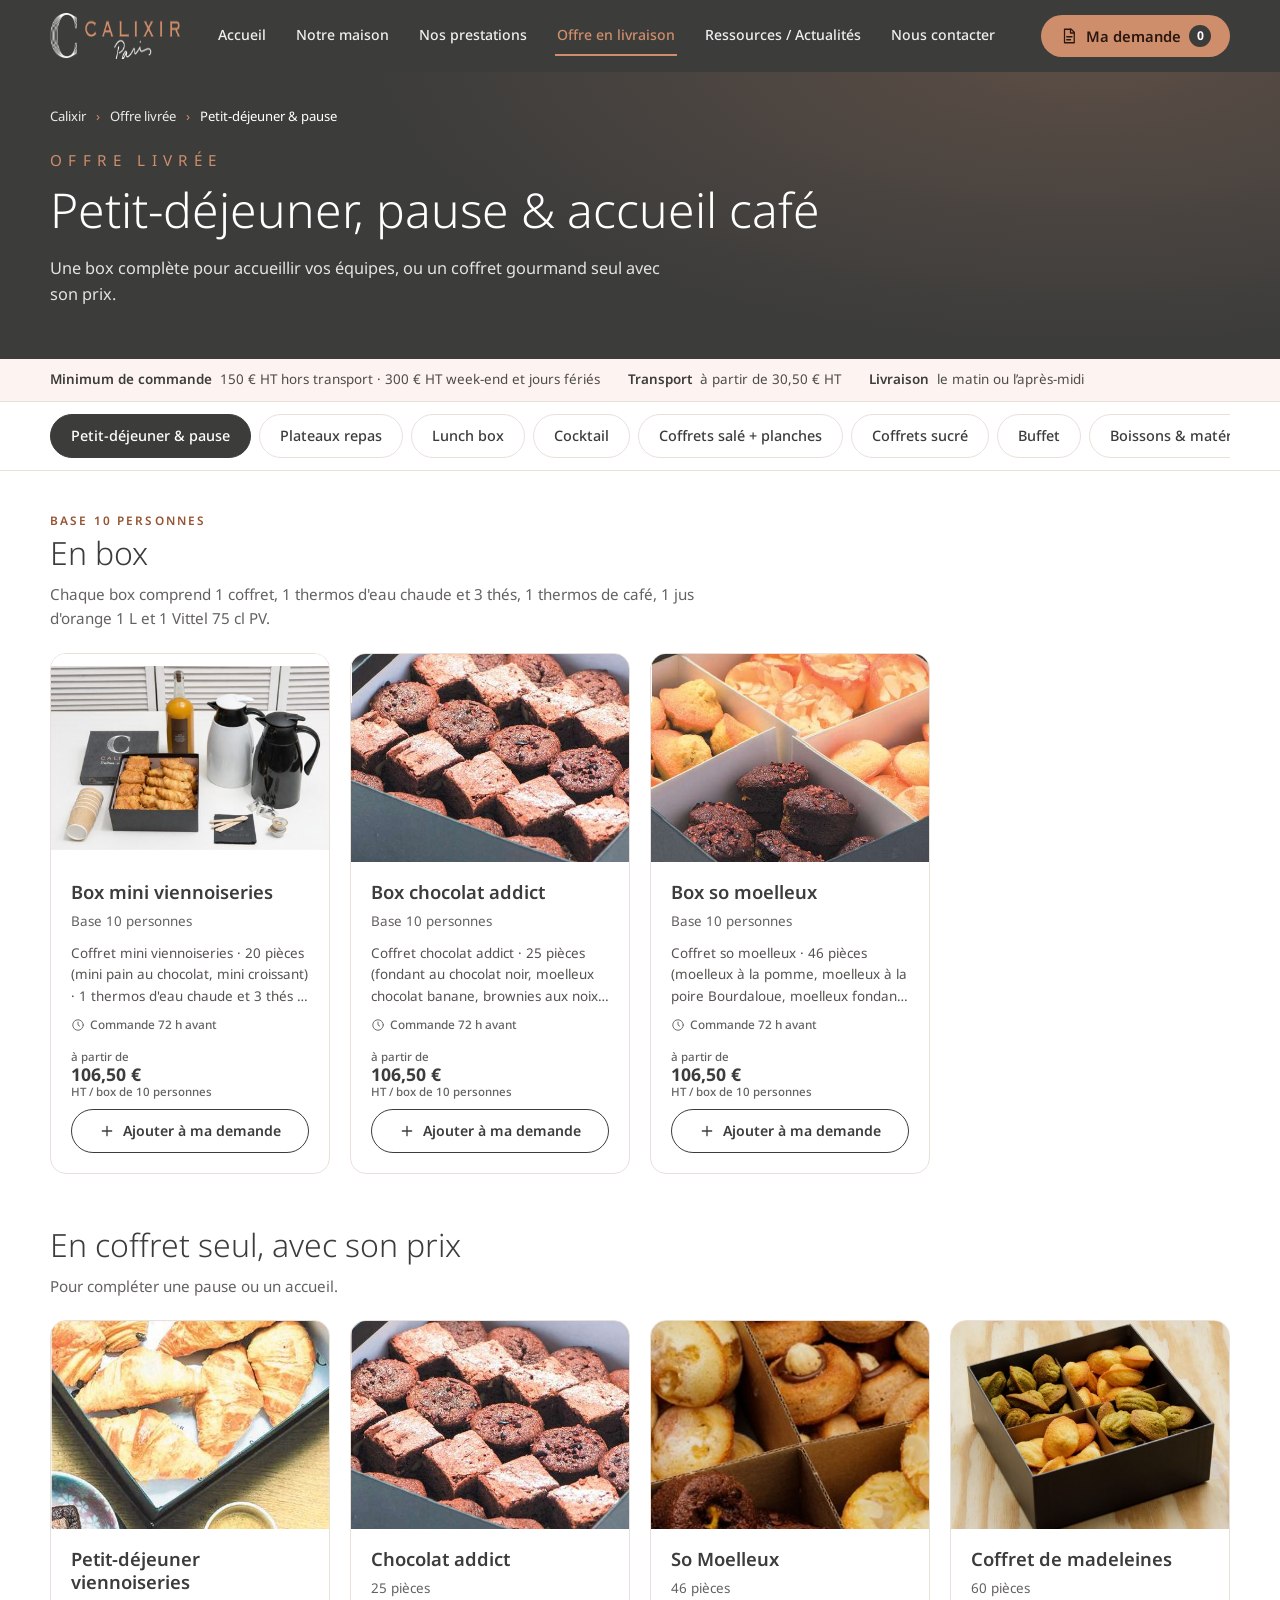
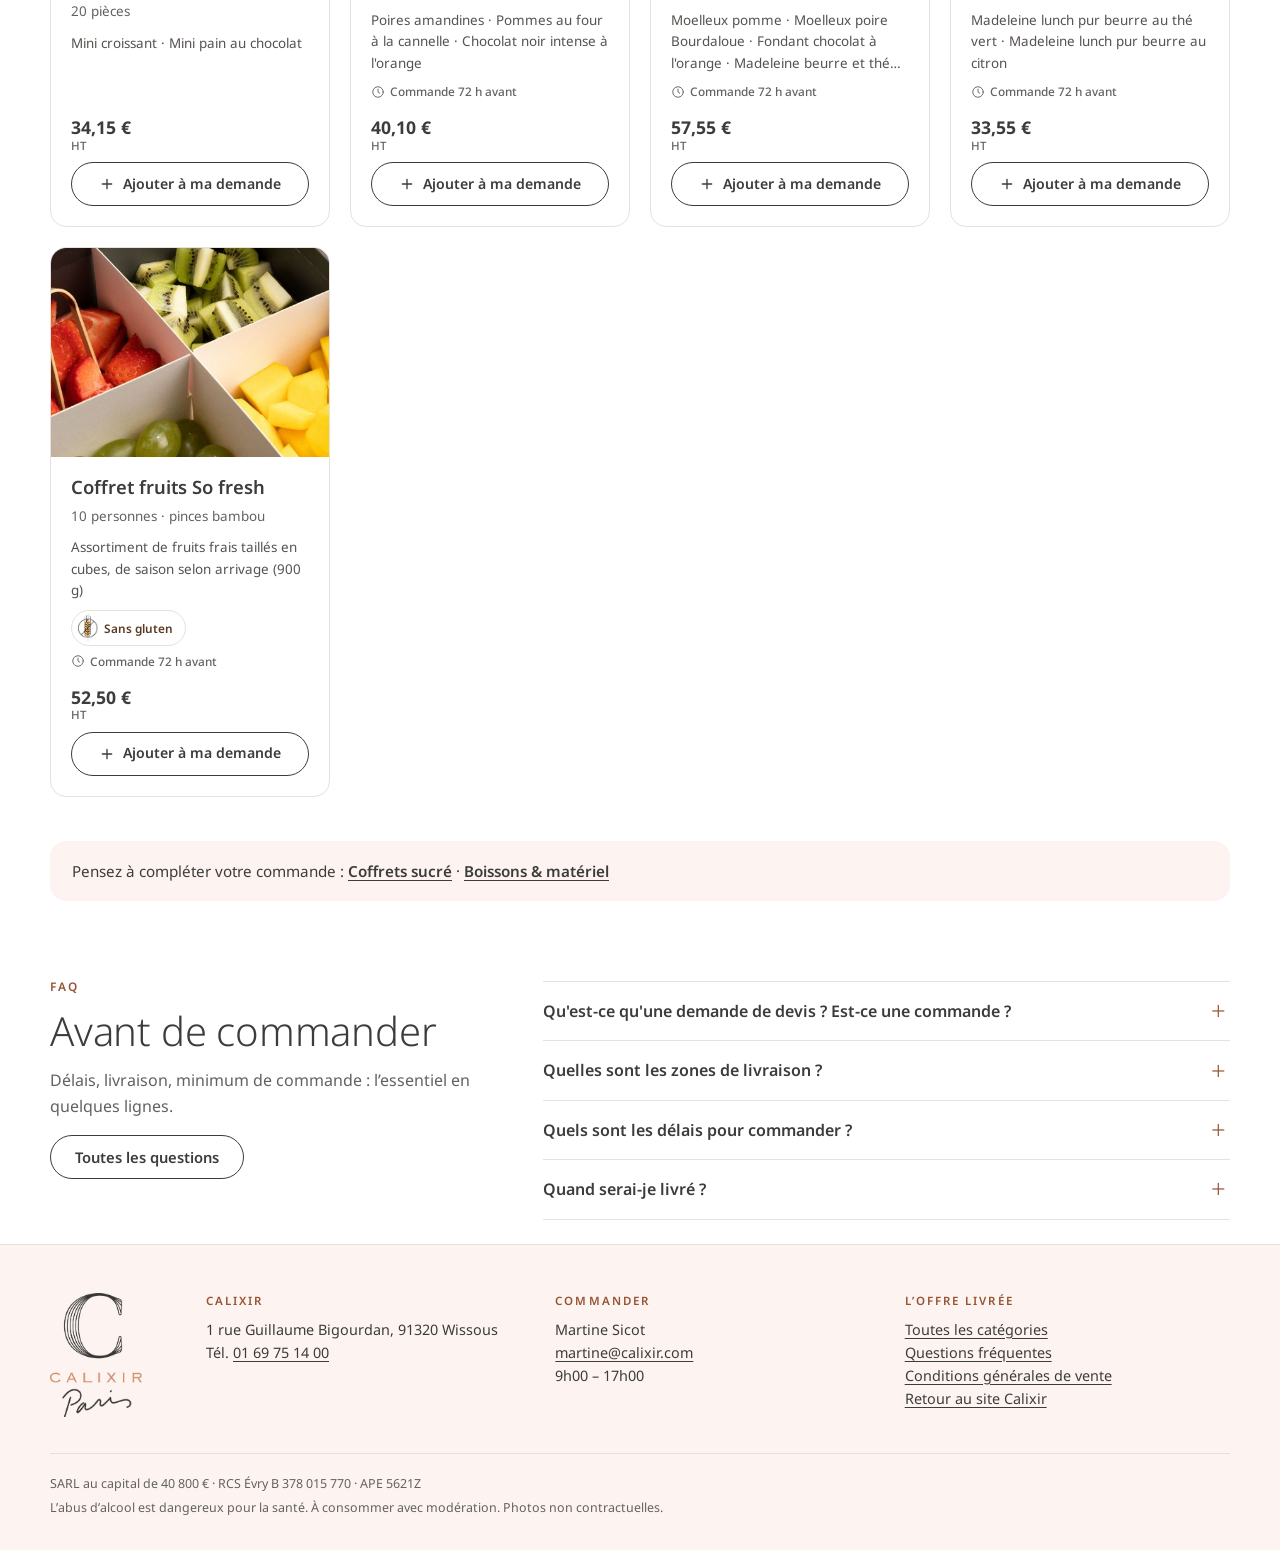
<file: petit-dejeuner-pause/index.html>
<!doctype html>
<html lang="fr">
<head>
<meta charset="utf-8">
<meta name="viewport" content="width=device-width, initial-scale=1">
<title>Petit-déjeuner, pause &amp; accueil café | Offre livrée Calixir</title>
<meta name="description" content="Box petit-déjeuner et pause livrées par Calixir pour 10 personnes : coffret, thermos de café et de thé, jus d&#39;orange, eau. Demandez votre devis."><link rel="canonical" href="https://www.calixir.com/offre-livree/petit-dejeuner-pause/"><meta name="robots" content="noindex, nofollow">
<meta name="theme-color" content="#3C3C3B">
<meta property="og:type" content="website">
<meta property="og:locale" content="fr_FR">
<meta property="og:site_name" content="Calixir Paris">
<meta property="og:title" content="Petit-déjeuner, pause &amp; accueil café | Offre livrée Calixir">
<meta property="og:description" content="Box petit-déjeuner et pause livrées par Calixir pour 10 personnes : coffret, thermos de café et de thé, jus d&#39;orange, eau. Demandez votre devis."><meta property="og:url" content="https://www.calixir.com/offre-livree/petit-dejeuner-pause/"><meta property="og:image" content="https://www.calixir.com/offre-livree/assets/img/produits/pause-box-viennoiseries.jpg"><link rel="icon" href="../assets/img/brand/logo-c.png" type="image/png">
<link rel="apple-touch-icon" href="../assets/img/brand/logo-c.png">
<link rel="preload" href="../assets/fonts/noto-sans.woff2" as="font" type="font/woff2" crossorigin>
<link rel="stylesheet" href="../assets/css/style.css?v=202610201644">
<script type="application/ld+json">{"@context":"https://schema.org","@type":"BreadcrumbList","itemListElement":[{"@type":"ListItem","position":1,"name":"Calixir","item":"https://www.calixir.com/"},{"@type":"ListItem","position":2,"name":"Offre livrée","item":"https://www.calixir.com/offre-livree/"},{"@type":"ListItem","position":3,"name":"Petit-déjeuner & pause","item":"https://www.calixir.com/offre-livree/petit-dejeuner-pause/"}]}</script>
<script type="application/ld+json">{"@context":"https://schema.org","@type":"ItemList","name":"Petit-déjeuner, pause & accueil café","itemListElement":[{"@type":"ListItem","position":1,"item":{"@type":"Product","name":"Box mini viennoiseries","offers":{"@type":"Offer","priceCurrency":"EUR","url":"https://www.calixir.com/offre-livree/petit-dejeuner-pause/#p-pause-box-pause-box-viennoiseries","availability":"https://schema.org/InStock","price":"106.50","priceSpecification":{"@type":"PriceSpecification","price":"106.50","priceCurrency":"EUR","valueAddedTaxIncluded":false}},"description":"Coffret mini viennoiseries · 20 pièces (mini pain au chocolat, mini croissant) · 1 thermos d'eau chaude et 3 thés · 1 thermos de café · 1 jus d'orange 1 L · 1 Vittel 75 cl PV","image":"https://www.calixir.com/offre-livree/assets/img/produits/pause-box-viennoiseries.jpg"}},{"@type":"ListItem","position":2,"item":{"@type":"Product","name":"Box chocolat addict","offers":{"@type":"Offer","priceCurrency":"EUR","url":"https://www.calixir.com/offre-livree/petit-dejeuner-pause/#p-pause-box-pause-box-chocolat","availability":"https://schema.org/InStock","price":"106.50","priceSpecification":{"@type":"PriceSpecification","price":"106.50","priceCurrency":"EUR","valueAddedTaxIncluded":false}},"description":"Coffret chocolat addict · 25 pièces (fondant au chocolat noir, moelleux chocolat banane, brownies aux noix de pécan) · 1 thermos d'eau chaude et 3 thés · 1 thermos de café · 1 jus d'orange 1 L · 1 Vittel 75 cl PV","image":"https://www.calixir.com/offre-livree/assets/img/produits/pause-box-chocolat.jpg"}},{"@type":"ListItem","position":3,"item":{"@type":"Product","name":"Box so moelleux","offers":{"@type":"Offer","priceCurrency":"EUR","url":"https://www.calixir.com/offre-livree/petit-dejeuner-pause/#p-pause-box-pause-box-moelleux","availability":"https://schema.org/InStock","price":"106.50","priceSpecification":{"@type":"PriceSpecification","price":"106.50","priceCurrency":"EUR","valueAddedTaxIncluded":false}},"description":"Coffret so moelleux · 46 pièces (moelleux à la pomme, moelleux à la poire Bourdaloue, moelleux fondant chocolat à l'orange, madeleine lunch pur beurre au thé vert) · 1 thermos d'eau chaude et 3 thés · 1 thermos de café · 1 jus d'orange 1 L · 1 Vittel 75 cl PV","image":"https://www.calixir.com/offre-livree/assets/img/produits/pause-box-moelleux.jpg"}},{"@type":"ListItem","position":4,"item":{"@type":"Product","name":"Petit-déjeuner viennoiseries","offers":{"@type":"Offer","priceCurrency":"EUR","url":"https://www.calixir.com/offre-livree/petit-dejeuner-pause/#p-pause-coffrets-douceur-viennoiseries","availability":"https://schema.org/InStock","price":"34.15","priceSpecification":{"@type":"PriceSpecification","price":"34.15","priceCurrency":"EUR","valueAddedTaxIncluded":false}},"description":"Mini croissant · Mini pain au chocolat","image":"https://www.calixir.com/offre-livree/assets/img/produits/douceur-viennoiseries.jpg"}},{"@type":"ListItem","position":5,"item":{"@type":"Product","name":"Chocolat addict","offers":{"@type":"Offer","priceCurrency":"EUR","url":"https://www.calixir.com/offre-livree/petit-dejeuner-pause/#p-pause-coffrets-douceur-chocolat-addict","availability":"https://schema.org/InStock","price":"40.10","priceSpecification":{"@type":"PriceSpecification","price":"40.10","priceCurrency":"EUR","valueAddedTaxIncluded":false}},"description":"Poires amandines · Pommes au four à la cannelle · Chocolat noir intense à l'orange","image":"https://www.calixir.com/offre-livree/assets/img/produits/douceur-chocolat-addict.jpg"}},{"@type":"ListItem","position":6,"item":{"@type":"Product","name":"So Moelleux","offers":{"@type":"Offer","priceCurrency":"EUR","url":"https://www.calixir.com/offre-livree/petit-dejeuner-pause/#p-pause-coffrets-douceur-so-moelleux","availability":"https://schema.org/InStock","price":"57.55","priceSpecification":{"@type":"PriceSpecification","price":"57.55","priceCurrency":"EUR","valueAddedTaxIncluded":false}},"description":"Moelleux pomme · Moelleux poire Bourdaloue · Fondant chocolat à l'orange · Madeleine beurre et thé vert","image":"https://www.calixir.com/offre-livree/assets/img/produits/douceur-so-moelleux.jpg"}},{"@type":"ListItem","position":7,"item":{"@type":"Product","name":"Coffret de madeleines","offers":{"@type":"Offer","priceCurrency":"EUR","url":"https://www.calixir.com/offre-livree/petit-dejeuner-pause/#p-pause-coffrets-douceur-madeleines","availability":"https://schema.org/InStock","price":"33.55","priceSpecification":{"@type":"PriceSpecification","price":"33.55","priceCurrency":"EUR","valueAddedTaxIncluded":false}},"description":"Madeleine lunch pur beurre au thé vert · Madeleine lunch pur beurre au citron","image":"https://www.calixir.com/offre-livree/assets/img/produits/douceur-madeleines.jpg"}},{"@type":"ListItem","position":8,"item":{"@type":"Product","name":"Coffret fruits So fresh","offers":{"@type":"Offer","priceCurrency":"EUR","url":"https://www.calixir.com/offre-livree/petit-dejeuner-pause/#p-pause-coffrets-douceur-fruits","availability":"https://schema.org/InStock","price":"52.50","priceSpecification":{"@type":"PriceSpecification","price":"52.50","priceCurrency":"EUR","valueAddedTaxIncluded":false}},"description":"Assortiment de fruits frais taillés en cubes, de saison selon arrivage (900 g)","image":"https://www.calixir.com/offre-livree/assets/img/produits/douceur-fruits.jpg"}}]}</script>
</head>
<body data-page="category" data-root="../" data-cat="petit-dejeuner-pause">
<a class="skip" href="#contenu">Aller au contenu</a>
<header class="site-header" id="top">
  <div class="container header-inner">
    <a class="brand" href="https://www.calixir.com/" aria-label="Calixir Paris, retour au site principal">
      <img src="../assets/img/brand/logo-horizontal-light.png" alt="Calixir Paris" width="412" height="96">
    </a>
    <nav class="main-nav" id="mainNav" aria-label="Menu principal Calixir">
      <a href="https://www.calixir.com/">Accueil</a>
      <a href="https://www.calixir.com/notre-maison/">Notre maison</a>
      <a href="https://www.calixir.com/prestations-servies/">Nos prestations</a>
      <a href="../" class="is-current">Offre en livraison</a>
      <a href="https://www.calixir.com/blog/">Ressources / Actualités</a>
      <a href="https://www.calixir.com/contact/">Nous contacter</a>
    </nav>
    <button class="btn btn-copper cart-btn" type="button" data-action="open-quote" aria-label="Ouvrir ma demande de devis">
      <svg viewBox="0 0 24 24" width="18" height="18" fill="none" stroke="currentColor" stroke-width="1.7" stroke-linecap="round" stroke-linejoin="round" aria-hidden="true"><path d="M6 3h9l4 4v14H6z"/><path d="M14 3v5h5"/><path d="M9 13h7M9 17h5"/></svg>
      <span class="cart-btn-label">Ma demande</span>
      <span class="count" id="headerCount" hidden>0</span>
    </button>
    <button class="nav-toggle" type="button" aria-expanded="false" aria-controls="mainNav" aria-label="Menu">
      <svg viewBox="0 0 24 24" width="22" height="22" fill="none" stroke="currentColor" stroke-width="1.8" stroke-linecap="round" aria-hidden="true"><path d="M4 7h16M4 12h16M4 17h16"/></svg>
    </button>
  </div>
</header><main id="contenu">

<section class="band band-page">
  <div class="container">
    <nav class="breadcrumb" aria-label="Fil d’Ariane">
      <ol>
        <li><a href="https://www.calixir.com/">Calixir</a></li>
        <li><a href="../">Offre livrée</a></li>
        <li aria-current="page">Petit-déjeuner &amp; pause</li>
      </ol>
    </nav>
    <p class="eyebrow eyebrow-light">Offre livrée</p>
    <h1>Petit-déjeuner, pause &amp; accueil café</h1>
<p class="lead">Une box complète pour accueillir vos équipes, ou un coffret gourmand seul avec son prix.</p>  </div>
</section>

<div class="infobar" role="note">
  <div class="container infobar-inner">
<span><strong>Minimum de commande</strong> 150 € HT hors transport · 300 € HT week-end et jours fériés</span><span><strong>Transport</strong> à partir de 30,50 € HT</span>    <span><strong>Livraison</strong> le matin ou l’après-midi</span>
  </div>
</div>
<div class="catnav-bar" id="catNav">
  <div class="container">
    <nav class="catnav" aria-label="Catégories de la carte">
      <a href="./" data-cat-link="petit-dejeuner-pause" aria-current="page" class="is-active">Petit-déjeuner &amp; pause<span class="dot" hidden></span></a>
      <a href="../plateaux-repas/" data-cat-link="plateaux-repas">Plateaux repas<span class="dot" hidden></span></a>
      <a href="../lunch-box/" data-cat-link="lunch-box">Lunch box<span class="dot" hidden></span></a>
      <a href="../cocktail/" data-cat-link="cocktail">Cocktail<span class="dot" hidden></span></a>
      <a href="../coffrets-sale-planches/" data-cat-link="coffrets-sale-planches">Coffrets salé + planches<span class="dot" hidden></span></a>
      <a href="../coffrets-sucre/" data-cat-link="coffrets-sucre">Coffrets sucré<span class="dot" hidden></span></a>
      <a href="../buffet/" data-cat-link="buffet">Buffet<span class="dot" hidden></span></a>
      <a href="../boissons-materiel/" data-cat-link="boissons-materiel">Boissons &amp; matériel<span class="dot" hidden></span></a>
    </nav>
  </div>
</div>

<div class="container catalog">


  <section class="group" aria-labelledby="g-pause-box" id="pause-box">
  <div class="group-head">
<p class="eyebrow">Base 10 personnes</p>    <h2 id="g-pause-box">En box</h2>
<p class="intro">Chaque box comprend 1 coffret, 1 thermos d&#39;eau chaude et 3 thés, 1 thermos de café, 1 jus d&#39;orange 1 L et 1 Vittel 75 cl PV.</p>  </div>
  <div class="cards"><article class="card" data-id="pause-box-viennoiseries" id="p-pause-box-pause-box-viennoiseries">
  <div class="card-media contain">
<img src="../assets/img/produits/pause-box-viennoiseries.jpg" alt="Box mini viennoiseries · Base 10 personnes" width="452" height="299" loading="lazy" decoding="async">
    <span class="in-cart" hidden></span>
  </div>
  <div class="card-body">
    <h3 class="card-title"><button type="button" data-action="open-product" data-id="pause-box-viennoiseries">Box mini viennoiseries</button></h3>
<p class="card-sub">Base 10 personnes</p><p class="card-teaser">Coffret mini viennoiseries · 20 pièces (mini pain au chocolat, mini croissant) · 1 thermos d&#39;eau chaude et 3 thés · 1 thermos de café · 1 jus d&#39;orange 1 L · 1 Vittel 75 cl PV</p>    <div class="meta">
<span class="lead72" title="À commander 72 h à l’avance"><svg viewBox="0 0 24 24" aria-hidden="true"><circle cx="12" cy="12" r="9"/><path d="M12 7v5l3 2"/></svg>Commande 72 h avant</span></div>

    <div class="card-foot"><span class="price"><small class="from">à partir de</small><b>106,50 €</b><small>HT / box de 10 personnes</small></span>
<div class="ctrl" data-ctrl="pause-box-viennoiseries"><button type="button" class="add-btn" data-action="add" data-id="pause-box-viennoiseries"><svg viewBox="0 0 24 24" aria-hidden="true"><path d="M12 5v14M5 12h14"/></svg>Ajouter à ma demande</button></div>
</div>
  </div>
</article>
<article class="card" data-id="pause-box-chocolat" id="p-pause-box-pause-box-chocolat">
  <div class="card-media">
<img src="../assets/img/produits/pause-box-chocolat.jpg" alt="Box chocolat addict · Base 10 personnes" width="524" height="528" loading="lazy" decoding="async">
    <span class="in-cart" hidden></span>
  </div>
  <div class="card-body">
    <h3 class="card-title"><button type="button" data-action="open-product" data-id="pause-box-chocolat">Box chocolat addict</button></h3>
<p class="card-sub">Base 10 personnes</p><p class="card-teaser">Coffret chocolat addict · 25 pièces (fondant au chocolat noir, moelleux chocolat banane, brownies aux noix de pécan) · 1 thermos d&#39;eau chaude et 3 thés · 1 thermos de café · 1 jus d&#39;orange 1 L · 1 Vittel 75 cl PV</p>    <div class="meta">
<span class="lead72" title="À commander 72 h à l’avance"><svg viewBox="0 0 24 24" aria-hidden="true"><circle cx="12" cy="12" r="9"/><path d="M12 7v5l3 2"/></svg>Commande 72 h avant</span></div>

    <div class="card-foot"><span class="price"><small class="from">à partir de</small><b>106,50 €</b><small>HT / box de 10 personnes</small></span>
<div class="ctrl" data-ctrl="pause-box-chocolat"><button type="button" class="add-btn" data-action="add" data-id="pause-box-chocolat"><svg viewBox="0 0 24 24" aria-hidden="true"><path d="M12 5v14M5 12h14"/></svg>Ajouter à ma demande</button></div>
</div>
  </div>
</article>
<article class="card" data-id="pause-box-moelleux" id="p-pause-box-pause-box-moelleux">
  <div class="card-media">
<img src="../assets/img/produits/pause-box-moelleux.jpg" alt="Box so moelleux · Base 10 personnes" width="525" height="528" loading="lazy" decoding="async">
    <span class="in-cart" hidden></span>
  </div>
  <div class="card-body">
    <h3 class="card-title"><button type="button" data-action="open-product" data-id="pause-box-moelleux">Box so moelleux</button></h3>
<p class="card-sub">Base 10 personnes</p><p class="card-teaser">Coffret so moelleux · 46 pièces (moelleux à la pomme, moelleux à la poire Bourdaloue, moelleux fondant chocolat à l&#39;orange, madeleine lunch pur beurre au thé vert) · 1 thermos d&#39;eau chaude et 3 thés · 1 thermos de café · 1 jus d&#39;orange 1 L · 1 Vittel 75 cl PV</p>    <div class="meta">
<span class="lead72" title="À commander 72 h à l’avance"><svg viewBox="0 0 24 24" aria-hidden="true"><circle cx="12" cy="12" r="9"/><path d="M12 7v5l3 2"/></svg>Commande 72 h avant</span></div>

    <div class="card-foot"><span class="price"><small class="from">à partir de</small><b>106,50 €</b><small>HT / box de 10 personnes</small></span>
<div class="ctrl" data-ctrl="pause-box-moelleux"><button type="button" class="add-btn" data-action="add" data-id="pause-box-moelleux"><svg viewBox="0 0 24 24" aria-hidden="true"><path d="M12 5v14M5 12h14"/></svg>Ajouter à ma demande</button></div>
</div>
  </div>
</article>
</div>
</section>

  <section class="group" aria-labelledby="g-pause-coffrets" id="pause-coffrets">
  <div class="group-head">
    <h2 id="g-pause-coffrets">En coffret seul, avec son prix</h2>
<p class="intro">Pour compléter une pause ou un accueil.</p>  </div>
  <div class="cards"><article class="card" data-id="douceur-viennoiseries" id="p-pause-coffrets-douceur-viennoiseries">
  <div class="card-media">
<img src="../assets/img/produits/douceur-viennoiseries.jpg" alt="Petit-déjeuner viennoiseries · 20 pièces" width="428" height="428" loading="lazy" decoding="async">
    <span class="in-cart" hidden></span>
  </div>
  <div class="card-body">
    <h3 class="card-title"><button type="button" data-action="open-product" data-id="douceur-viennoiseries">Petit-déjeuner viennoiseries</button></h3>
<p class="card-sub">20 pièces</p><p class="card-teaser">Mini croissant · Mini pain au chocolat</p>    
    <div class="card-foot"><span class="price"><b>34,15 €</b><small>HT</small></span>
<div class="ctrl" data-ctrl="douceur-viennoiseries"><button type="button" class="add-btn" data-action="add" data-id="douceur-viennoiseries"><svg viewBox="0 0 24 24" aria-hidden="true"><path d="M12 5v14M5 12h14"/></svg>Ajouter à ma demande</button></div>
</div>
  </div>
</article>
<article class="card" data-id="douceur-chocolat-addict" id="p-pause-coffrets-douceur-chocolat-addict">
  <div class="card-media">
<img src="../assets/img/produits/douceur-chocolat-addict.jpg" alt="Chocolat addict · 25 pièces" width="524" height="526" loading="lazy" decoding="async">
    <span class="in-cart" hidden></span>
  </div>
  <div class="card-body">
    <h3 class="card-title"><button type="button" data-action="open-product" data-id="douceur-chocolat-addict">Chocolat addict</button></h3>
<p class="card-sub">25 pièces</p><p class="card-teaser">Poires amandines · Pommes au four à la cannelle · Chocolat noir intense à l&#39;orange</p>    <div class="meta">
<span class="lead72" title="À commander 72 h à l’avance"><svg viewBox="0 0 24 24" aria-hidden="true"><circle cx="12" cy="12" r="9"/><path d="M12 7v5l3 2"/></svg>Commande 72 h avant</span></div>

    <div class="card-foot"><span class="price"><b>40,10 €</b><small>HT</small></span>
<div class="ctrl" data-ctrl="douceur-chocolat-addict"><button type="button" class="add-btn" data-action="add" data-id="douceur-chocolat-addict"><svg viewBox="0 0 24 24" aria-hidden="true"><path d="M12 5v14M5 12h14"/></svg>Ajouter à ma demande</button></div>
</div>
  </div>
</article>
<article class="card" data-id="douceur-so-moelleux" id="p-pause-coffrets-douceur-so-moelleux">
  <div class="card-media">
<img src="../assets/img/produits/douceur-so-moelleux.jpg" alt="So Moelleux · 46 pièces" width="289" height="311" loading="lazy" decoding="async">
    <span class="in-cart" hidden></span>
  </div>
  <div class="card-body">
    <h3 class="card-title"><button type="button" data-action="open-product" data-id="douceur-so-moelleux">So Moelleux</button></h3>
<p class="card-sub">46 pièces</p><p class="card-teaser">Moelleux pomme · Moelleux poire Bourdaloue · Fondant chocolat à l&#39;orange · Madeleine beurre et thé vert</p>    <div class="meta">
<span class="lead72" title="À commander 72 h à l’avance"><svg viewBox="0 0 24 24" aria-hidden="true"><circle cx="12" cy="12" r="9"/><path d="M12 7v5l3 2"/></svg>Commande 72 h avant</span></div>

    <div class="card-foot"><span class="price"><b>57,55 €</b><small>HT</small></span>
<div class="ctrl" data-ctrl="douceur-so-moelleux"><button type="button" class="add-btn" data-action="add" data-id="douceur-so-moelleux"><svg viewBox="0 0 24 24" aria-hidden="true"><path d="M12 5v14M5 12h14"/></svg>Ajouter à ma demande</button></div>
</div>
  </div>
</article>
<article class="card" data-id="douceur-madeleines" id="p-pause-coffrets-douceur-madeleines">
  <div class="card-media">
<img src="../assets/img/produits/douceur-madeleines.jpg" alt="Coffret de madeleines · 60 pièces" width="462" height="391" loading="lazy" decoding="async">
    <span class="in-cart" hidden></span>
  </div>
  <div class="card-body">
    <h3 class="card-title"><button type="button" data-action="open-product" data-id="douceur-madeleines">Coffret de madeleines</button></h3>
<p class="card-sub">60 pièces</p><p class="card-teaser">Madeleine lunch pur beurre au thé vert · Madeleine lunch pur beurre au citron</p>    <div class="meta">
<span class="lead72" title="À commander 72 h à l’avance"><svg viewBox="0 0 24 24" aria-hidden="true"><circle cx="12" cy="12" r="9"/><path d="M12 7v5l3 2"/></svg>Commande 72 h avant</span></div>

    <div class="card-foot"><span class="price"><b>33,55 €</b><small>HT</small></span>
<div class="ctrl" data-ctrl="douceur-madeleines"><button type="button" class="add-btn" data-action="add" data-id="douceur-madeleines"><svg viewBox="0 0 24 24" aria-hidden="true"><path d="M12 5v14M5 12h14"/></svg>Ajouter à ma demande</button></div>
</div>
  </div>
</article>
<article class="card" data-id="douceur-fruits" id="p-pause-coffrets-douceur-fruits">
  <div class="card-media">
<img src="../assets/img/produits/douceur-fruits.jpg" alt="Coffret fruits So fresh · 10 personnes · pinces bambou" width="441" height="470" loading="lazy" decoding="async">
    <span class="in-cart" hidden></span>
  </div>
  <div class="card-body">
    <h3 class="card-title"><button type="button" data-action="open-product" data-id="douceur-fruits">Coffret fruits So fresh</button></h3>
<p class="card-sub">10 personnes · pinces bambou</p><p class="card-teaser">Assortiment de fruits frais taillés en cubes, de saison selon arrivage (900 g)</p>    <div class="meta">
<span class="picto" title="Sans gluten"><img src="../assets/img/picto/sans-gluten.png" alt="" height="28" loading="lazy"><span>Sans gluten</span></span>
<span class="lead72" title="À commander 72 h à l’avance"><svg viewBox="0 0 24 24" aria-hidden="true"><circle cx="12" cy="12" r="9"/><path d="M12 7v5l3 2"/></svg>Commande 72 h avant</span></div>

    <div class="card-foot"><span class="price"><b>52,50 €</b><small>HT</small></span>
<div class="ctrl" data-ctrl="douceur-fruits"><button type="button" class="add-btn" data-action="add" data-id="douceur-fruits"><svg viewBox="0 0 24 24" aria-hidden="true"><path d="M12 5v14M5 12h14"/></svg>Ajouter à ma demande</button></div>
</div>
  </div>
</article>
</div>
</section>



  <div class="hint-box">
    Pensez à compléter votre commande :
<a href="../coffrets-sucre/">Coffrets sucré</a> · <a href="../boissons-materiel/">Boissons &amp; matériel</a>  </div>
</div>

<section class="faq-home faq-cat" aria-labelledby="faqTitle">
  <div class="container faq-wrap">
    <div>
      <p class="eyebrow">FAQ</p>
      <h2 id="faqTitle" class="h-section">Avant de commander</h2>
      <p class="muted">Délais, livraison, minimum de commande : l’essentiel en quelques lignes.</p>
      <p><a class="btn btn-ghost" href="../faq/">Toutes les questions</a></p>
    </div>
    <div class="faq-list">
  <details class="faq-item">
    <summary>Qu&#39;est-ce qu&#39;une demande de devis ? Est-ce une commande ?</summary>
    <div class="faq-a"><p>Non. Votre demande n&#39;est pas une commande et ne vous engage à rien. Calixir étudie votre sélection, puis vous répond par e-mail avec un devis personnalisé, valable 2 mois après la date d&#39;envoi. La commande n&#39;est définitive qu&#39;une fois ce devis accepté et retourné.</p></div>
  </details>
  <details class="faq-item">
    <summary>Quelles sont les zones de livraison ?</summary>
    <div class="faq-a"><p>Calixir livre à Paris intra-muros, en petite couronne (Hauts-de-Seine, Seine-Saint-Denis, Val-de-Marne) et dans certaines zones de grande couronne, notamment l&#39;Essonne. Les frais de transport démarrent à 30,50 € HT, dépendent de l&#39;adresse de livraison et sont précisés dans votre devis.</p></div>
  </details>
  <details class="faq-item">
    <summary>Quels sont les délais pour commander ?</summary>
    <div class="faq-a"><p>Pour les commandes passées jusqu&#39;à 12h00, la livraison peut se faire le lendemain. Les coffrets de la collection à partager se commandent 72 heures à l&#39;avance (jour ouvré), à l&#39;exception de certains produits disponibles à 48 heures. Une commande « dernière minute » est possible par téléphone le jour même avant 10h00, avec une majoration de 10 € HT. Pour une commande hors délais, contactez-nous.</p></div>
  </details>
  <details class="faq-item">
    <summary>Quand serai-je livré ?</summary>
    <div class="faq-a"><p>La livraison se fait le matin ou l&#39;après-midi. Indiquez votre préférence et, si besoin, l&#39;heure souhaitée : Calixir confirme le créneau dans son devis. Les créneaux sont de 2 heures (1 heure pour les petits-déjeuners, de 7h à 9h30). Dans les zones denses ou en cas de circulation difficile, le créneau peut être porté à 2 heures, voire davantage.</p></div>
  </details>
</div>

  </div>
</section>
</main>
<footer class="site-footer">
  <div class="container footer-inner">
    <img class="footer-logo" src="../assets/img/brand/logo.png" alt="Calixir Paris" width="517" height="700" loading="lazy">
    <div class="footer-cols">
      <div>
        <h2>Calixir</h2>
        <address>1 rue Guillaume Bigourdan, 91320 Wissous<br>Tél. <a href="tel:+33169751400">01 69 75 14 00</a></address>
      </div>
      <div>
        <h2>Commander</h2>
        <p>Martine Sicot<br><a href="mailto:martine@calixir.com">martine@calixir.com</a><br>9h00 – 17h00</p>
      </div>
      <div>
        <h2>L’offre livrée</h2>
        <p>
          <a href="../">Toutes les catégories</a><br>
          <a href="../faq/">Questions fréquentes</a><br>
          <a href="../cgv/">Conditions générales de vente</a><br>
          <a href="https://www.calixir.com/">Retour au site Calixir</a>
        </p>
      </div>
    </div>
  </div>
  <div class="container footer-legal">
    <p>SARL au capital de 40 800 € · RCS Évry B 378 015 770 · APE 5621Z</p>
    <p>L’abus d’alcool est dangereux pour la santé. À consommer avec modération. Photos non contractuelles.</p>
  </div>
</footer>
<div class="cart-bar" id="cartBar" hidden>
  <div class="cart-bar-inner">
    <div class="cart-bar-info">
      <strong id="barCount">0 produit</strong>
      <span id="barTotal">0,00 € HT</span>
    </div>
    <button class="btn btn-light" type="button" data-action="open-quote">Demander un devis</button>
  </div>
</div><!-- ============ FICHE PRODUIT ============ -->
<dialog id="productDialog" class="sheet" aria-labelledby="pdTitle">
  <div class="sheet-inner">
    <button class="icon-btn sheet-close" type="button" data-action="close-dialog" aria-label="Fermer">
      <svg viewBox="0 0 24 24" width="20" height="20" fill="none" stroke="currentColor" stroke-width="1.8" stroke-linecap="round" aria-hidden="true"><path d="M6 6l12 12M18 6L6 18"/></svg>
    </button>
    <div class="sheet-scroll" id="pdBody"></div>
    <div class="sheet-foot" id="pdFoot"></div>
  </div>
</dialog>

<!-- ============ DEMANDE DE DEVIS ============ -->
<dialog id="quoteDialog" class="drawer" aria-labelledby="qTitle">
  <div class="drawer-inner">
    <header class="drawer-head">
      <h2 id="qTitle">Ma demande de devis</h2>
      <button class="icon-btn" type="button" data-action="close-dialog" aria-label="Fermer">
        <svg viewBox="0 0 24 24" width="20" height="20" fill="none" stroke="currentColor" stroke-width="1.8" stroke-linecap="round" aria-hidden="true"><path d="M6 6l12 12M18 6L6 18"/></svg>
      </button>
    </header>
    <ol class="progress" id="qProgress" aria-label="Étapes de la demande">
      <li data-step="1"><span>1</span><em>Sélection</em></li>
      <li data-step="2"><span>2</span><em>Livraison</em></li>
      <li data-step="3"><span>3</span><em>Coordonnées</em></li>
      <li data-step="4"><span>4</span><em>Récapitulatif</em></li>
    </ol>

    <div class="drawer-body" id="qBody">
      <section data-step="1" id="qStep1"></section>

      <section data-step="2" id="qStep2" hidden>
        <h3 class="step-title">Quand et où livrer ?</h3>
        <div class="sel-slot"></div>
        <form class="form" novalidate autocomplete="on" onsubmit="return false">
          <div class="row2">
            <div class="field">
              <label for="f-date">Date de livraison</label>
              <input id="f-date" name="date" type="date" required>
            </div>
            <div class="field">
              <label for="f-guests">Nombre de personnes</label>
              <input id="f-guests" name="guests" type="number" min="1" inputmode="numeric" required>
            </div>
          </div>
          <p class="hint" id="dateHint" hidden></p>
          <fieldset class="field chips" id="slotField">
            <legend>Livraison</legend>
            <label class="chip"><input type="radio" name="slot" value="Matin" required><span>Le matin</span></label>
            <label class="chip"><input type="radio" name="slot" value="Après-midi"><span>L’après-midi</span></label>
          </fieldset>
          <div class="field">
            <label for="f-timeFrom">Heure précise souhaitée <span class="opt">(facultatif)</span></label>
            <input id="f-timeFrom" name="timeFrom" type="time">
          </div>
<p class="hint">Livraison le matin ou l&#39;après-midi. Le créneau précis est confirmé dans le devis.</p>          <p class="hint" id="timeHint" hidden></p>
          <div class="field">
            <label for="f-address">Adresse de livraison</label>
            <input id="f-address" name="address" type="text" autocomplete="street-address" required placeholder="Numéro et nom de la rue">
          </div>
          <div class="row2 row-zip">
            <div class="field">
              <label for="f-zip">Code postal</label>
              <input id="f-zip" name="zip" type="text" inputmode="numeric" pattern="[0-9]{5}" maxlength="5" autocomplete="postal-code" required>
            </div>
            <div class="field">
              <label for="f-city">Ville</label>
              <input id="f-city" name="city" type="text" autocomplete="address-level2" required>
            </div>
          </div>
          <div class="field">
            <label for="f-access">Instructions d’accès <span class="opt">(facultatif)</span></label>
            <textarea id="f-access" name="access" rows="2" placeholder="Étage, digicode, interlocuteur sur place, accès livreur…"></textarea>
          </div>
          <fieldset class="field chips">
            <legend>Régimes particuliers <span class="opt">(facultatif)</span></legend>
            <label class="chip"><input type="checkbox" name="diet" value="Végétarien"><span>Végétarien</span></label>
            <label class="chip"><input type="checkbox" name="diet" value="Végan"><span>Végan</span></label>
            <label class="chip"><input type="checkbox" name="diet" value="Sans gluten"><span>Sans gluten</span></label>
            <label class="chip"><input type="checkbox" name="diet" value="Sans porc"><span>Sans porc</span></label>
            <label class="chip"><input type="checkbox" name="diet" value="Allergies à préciser"><span>Allergies</span></label>
          </fieldset>
          <div class="field">
            <label for="f-notes">Commentaires <span class="opt">(facultatif)</span></label>
            <textarea id="f-notes" name="notes" rows="3" placeholder="Allergies, budget, besoin de matériel, commande récurrente…"></textarea>
          </div>
        </form>
      </section>

      <section data-step="3" id="qStep3" hidden>
        <h3 class="step-title">À qui envoyer le devis ?</h3>
        <div class="sel-slot"></div>
        <form class="form" novalidate autocomplete="on" onsubmit="return false">
          <div class="field">
            <label for="f-company">Société</label>
            <input id="f-company" name="company" type="text" autocomplete="organization" required>
          </div>
          <div class="row2">
            <div class="field">
              <label for="f-firstName">Prénom</label>
              <input id="f-firstName" name="firstName" type="text" autocomplete="given-name" required>
            </div>
            <div class="field">
              <label for="f-lastName">Nom</label>
              <input id="f-lastName" name="lastName" type="text" autocomplete="family-name" required>
            </div>
          </div>
          <div class="field">
            <label for="f-email">Adresse e-mail</label>
            <input id="f-email" name="email" type="email" autocomplete="email" required>
          </div>
          <div class="field">
            <label for="f-phone">Téléphone</label>
            <input id="f-phone" name="phone" type="tel" autocomplete="tel" required>
          </div>
          <div class="field">
            <label for="f-po">N° de bon de commande ou référence interne <span class="opt">(facultatif)</span></label>
            <input id="f-po" name="po" type="text">
          </div>
          <div class="field">
            <label class="check"><input type="checkbox" id="f-billDiff" name="billDiff"><span>L’adresse de facturation est différente</span></label>
          </div>
          <div class="field" id="billingField" hidden>
            <label for="f-billing">Nom et adresse de facturation</label>
            <textarea id="f-billing" name="billing" rows="3"></textarea>
          </div>
          <input class="hp" type="text" name="website" tabindex="-1" autocomplete="off" aria-hidden="true">
          <div class="field">
            <label class="check"><input type="checkbox" id="f-consent" name="consent" required><span>J’accepte que Calixir utilise ces informations pour répondre à ma demande de devis.</span></label>
            <p class="hint">Vos données servent uniquement à établir et suivre votre devis. Vous pouvez en demander la suppression à tout moment en écrivant à Calixir.</p>
          </div>
        </form>
      </section>

      <section data-step="4" id="qStep4" hidden></section>
      <section data-step="5" id="qStep5" hidden></section>
    </div>

    <footer class="drawer-foot" id="qFoot"></footer>
  </div>
</dialog><div id="printArea" aria-hidden="true"></div>
<div class="toast" id="toast" role="status" aria-live="polite" hidden></div>
<script src="../assets/js/data.js?v=202610201644"></script>
<script src="../assets/js/app.js?v=202610201644"></script>
</body>
</html>
</file>
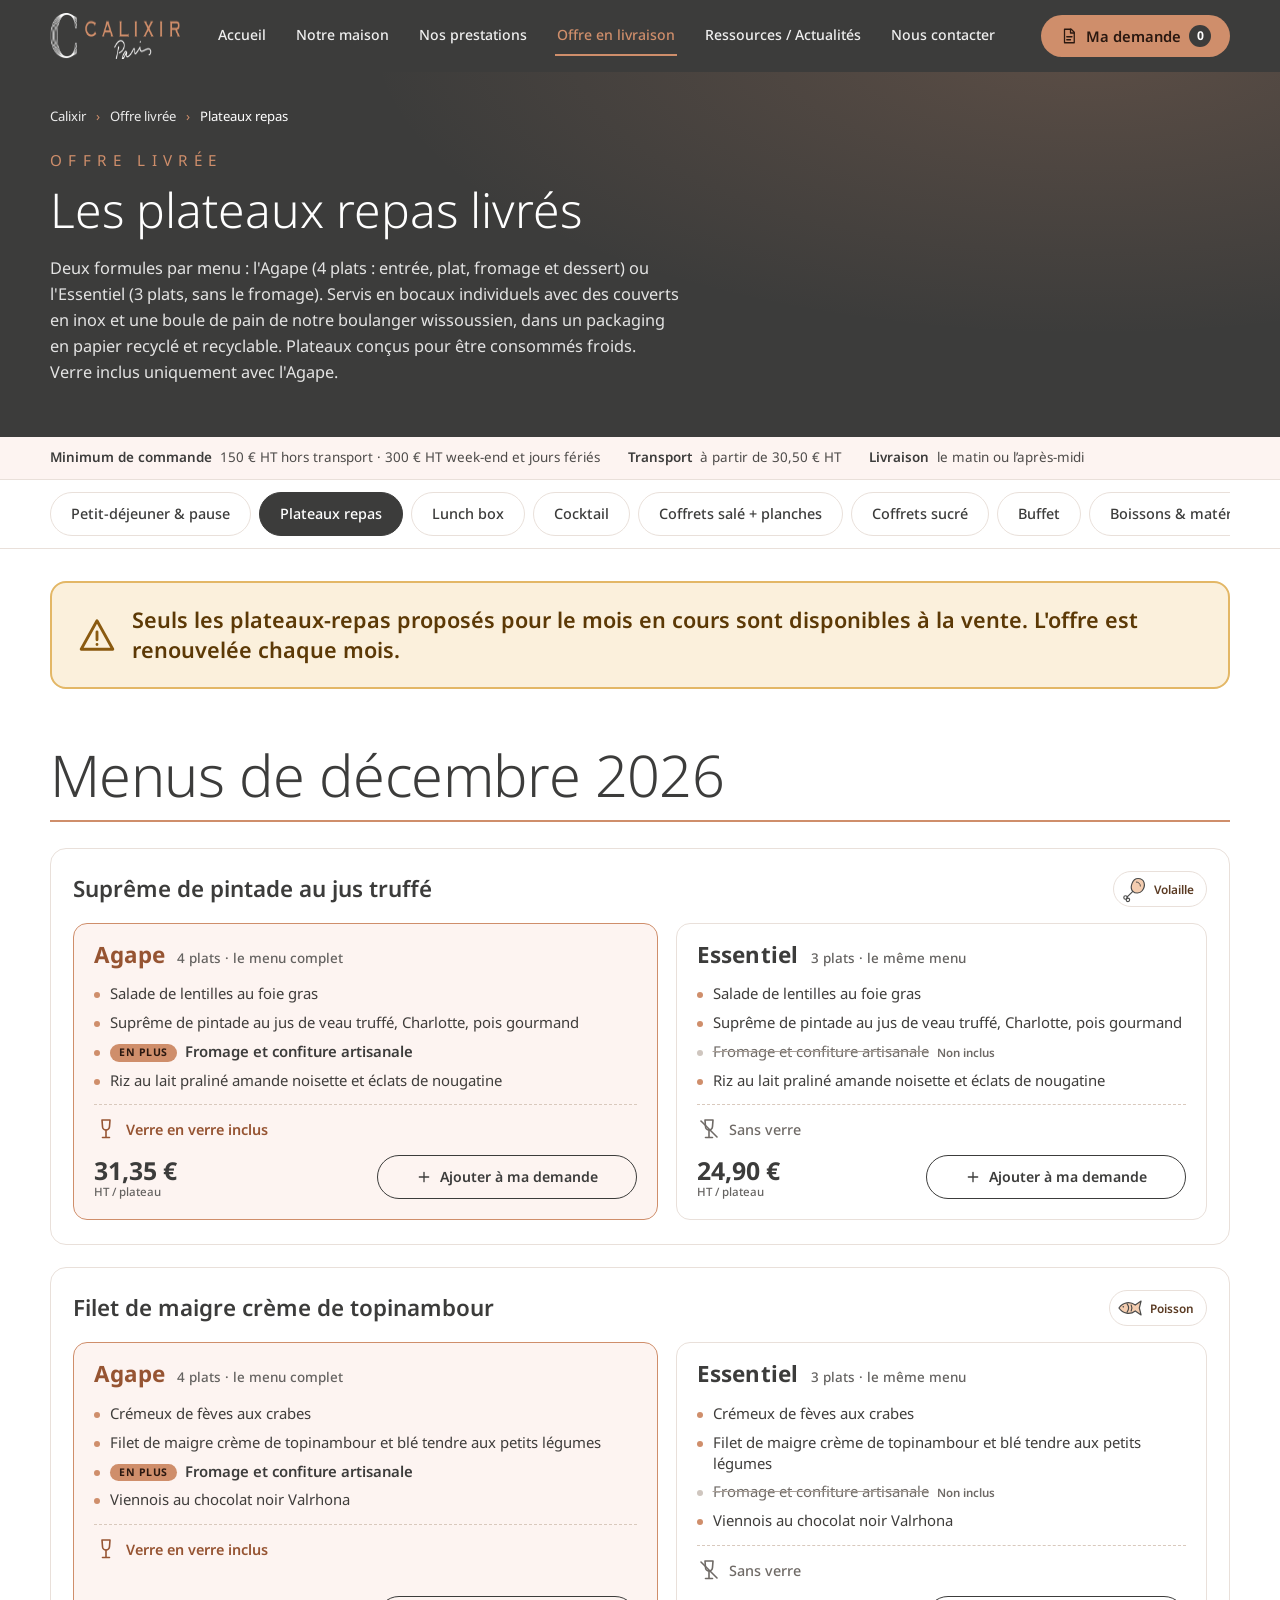
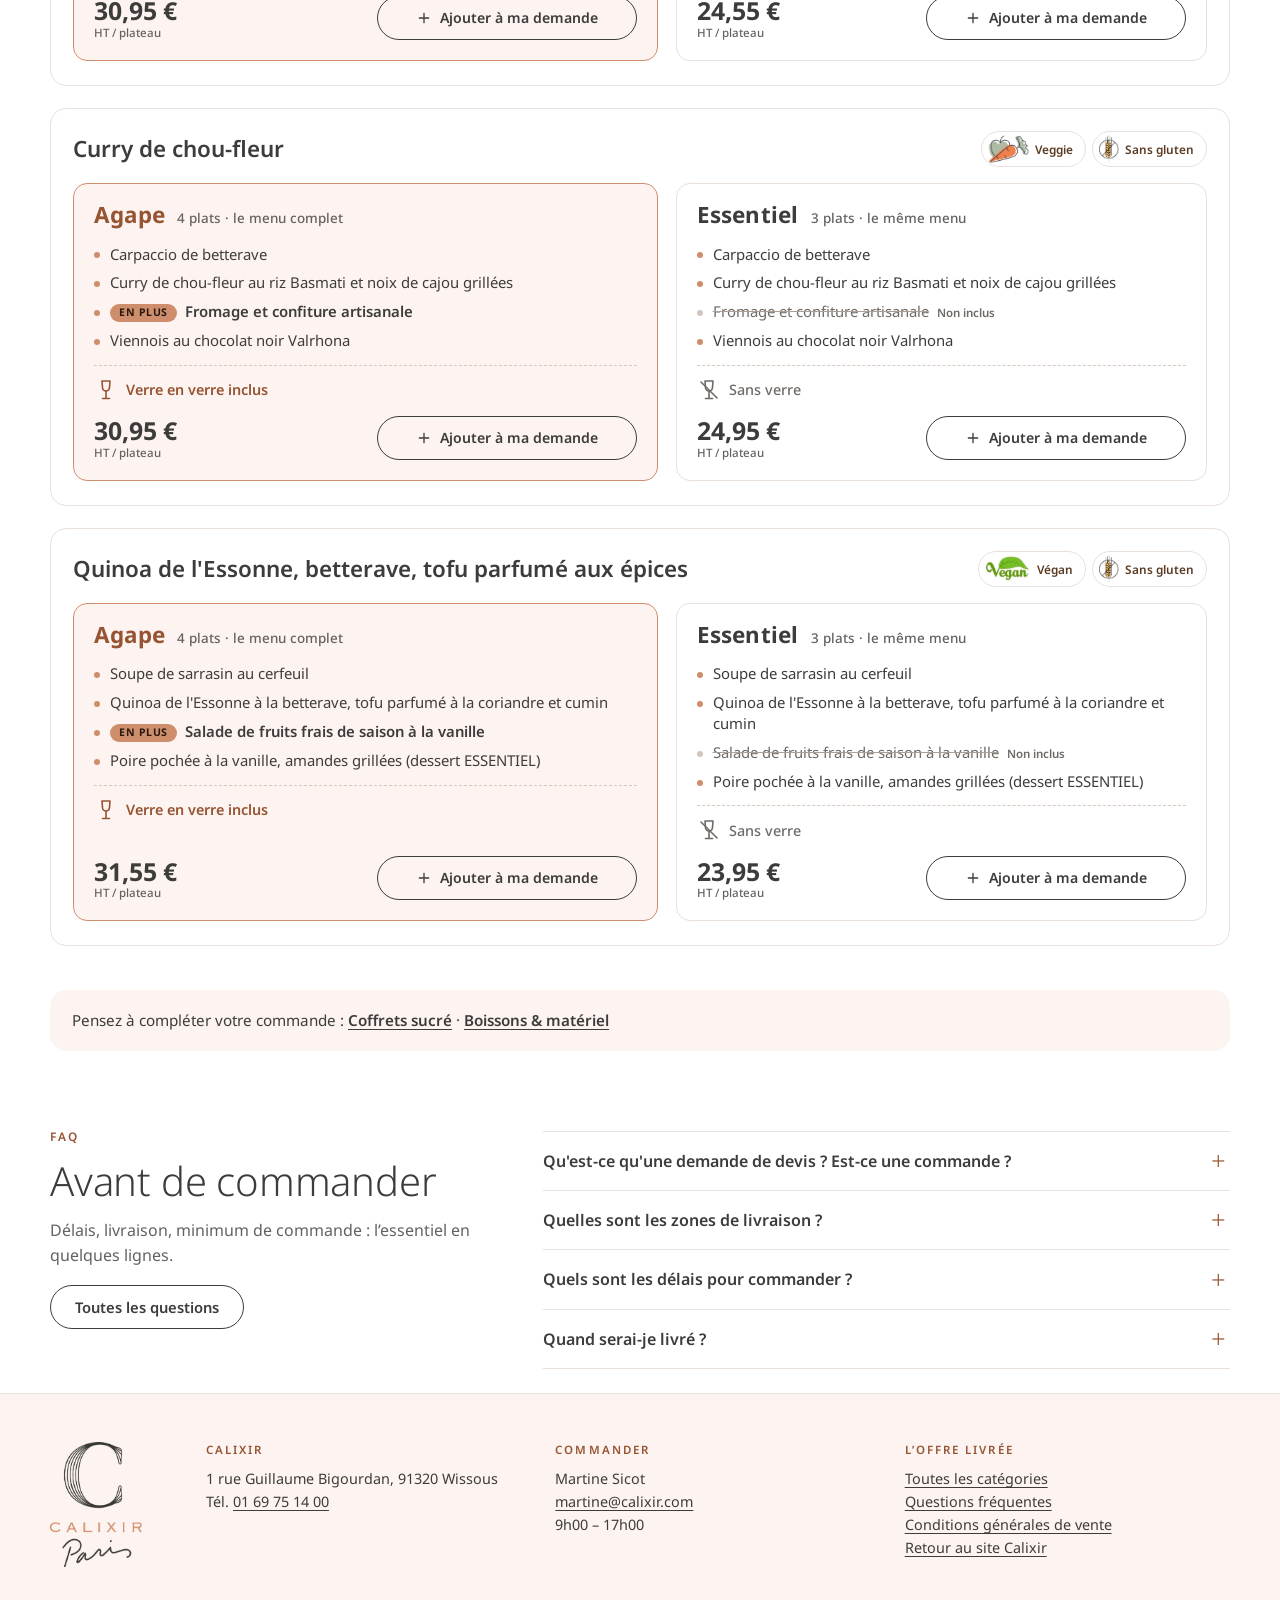
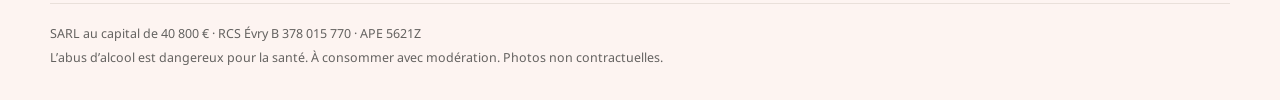
<file: plateaux-repas/index.html>
<!doctype html>
<html lang="fr">
<head>
<meta charset="utf-8">
<meta name="viewport" content="width=device-width, initial-scale=1">
<title>Les plateaux repas livrés | Offre livrée Calixir</title>
<meta name="description" content="Plateaux repas livrés par Calixir : menus de saison faits maison, formules Agape (4 plats) et Essentiel (3 plats). Demandez votre devis."><link rel="canonical" href="https://www.calixir.com/offre-livree/plateaux-repas/"><meta name="robots" content="noindex, nofollow">
<meta name="theme-color" content="#3C3C3B">
<meta property="og:type" content="website">
<meta property="og:locale" content="fr_FR">
<meta property="og:site_name" content="Calixir Paris">
<meta property="og:title" content="Les plateaux repas livrés | Offre livrée Calixir">
<meta property="og:description" content="Plateaux repas livrés par Calixir : menus de saison faits maison, formules Agape (4 plats) et Essentiel (3 plats). Demandez votre devis."><meta property="og:url" content="https://www.calixir.com/offre-livree/plateaux-repas/"><meta property="og:image" content="https://www.calixir.com/offre-livree/assets/img/produits/plateau-novembre.jpg"><link rel="icon" href="../assets/img/brand/logo-c.png" type="image/png">
<link rel="apple-touch-icon" href="../assets/img/brand/logo-c.png">
<link rel="preload" href="../assets/fonts/noto-sans.woff2" as="font" type="font/woff2" crossorigin>
<link rel="stylesheet" href="../assets/css/style.css?v=202610201644">
<script type="application/ld+json">{"@context":"https://schema.org","@type":"BreadcrumbList","itemListElement":[{"@type":"ListItem","position":1,"name":"Calixir","item":"https://www.calixir.com/"},{"@type":"ListItem","position":2,"name":"Offre livrée","item":"https://www.calixir.com/offre-livree/"},{"@type":"ListItem","position":3,"name":"Plateaux repas","item":"https://www.calixir.com/offre-livree/plateaux-repas/"}]}</script>
<script type="application/ld+json">{"@context":"https://schema.org","@type":"ItemList","name":"Les plateaux repas livrés","itemListElement":[{"@type":"ListItem","position":1,"item":{"@type":"Product","name":"Émincé de poulet au soja","offers":{"@type":"Offer","priceCurrency":"EUR","url":"https://www.calixir.com/offre-livree/plateaux-repas/#p-plateaux-2026-10-menu-2026-10-poulet-soja","availability":"https://schema.org/InStock","price":"23.65","priceSpecification":{"@type":"PriceSpecification","price":"23.65","priceCurrency":"EUR","valueAddedTaxIncluded":false}},"description":"Soupe de butternut et éclats de kasha · Émincé de poulet au sésame et soja, chou pak choï et orecchiettes · Fromage et confiture artisanale · Tiramisu gourmand, l'incontournable"}},{"@type":"ListItem","position":2,"item":{"@type":"Product","name":"Saumon sauce moutarde","offers":{"@type":"Offer","priceCurrency":"EUR","url":"https://www.calixir.com/offre-livree/plateaux-repas/#p-plateaux-2026-10-menu-2026-10-saumon-moutarde","availability":"https://schema.org/InStock","price":"24.25","priceSpecification":{"@type":"PriceSpecification","price":"24.25","priceCurrency":"EUR","valueAddedTaxIncluded":false}},"description":"Salade d'avocat / pois chiche · Saumon moutarde à l'ancienne, riz blanc de Camargue, aux shiitakés · Fromage et confiture artisanale · Crumble aux pommes"}},{"@type":"ListItem","position":3,"item":{"@type":"Product","name":"Taboulé aux légumes racines et noisettes grillées","offers":{"@type":"Offer","priceCurrency":"EUR","url":"https://www.calixir.com/offre-livree/plateaux-repas/#p-plateaux-2026-10-menu-2026-10-taboule-racines","availability":"https://schema.org/InStock","price":"24.55","priceSpecification":{"@type":"PriceSpecification","price":"24.55","priceCurrency":"EUR","valueAddedTaxIncluded":false}},"description":"Œuf poché, caviar d'aubergines · Taboulé aux légumes racines et noisettes grillées · Fromage et confiture artisanale · Figues rôties au vin rouge et miel « qui sauve les abeilles »"}},{"@type":"ListItem","position":4,"item":{"@type":"Product","name":"Soupe de courge aux lentilles corail","offers":{"@type":"Offer","priceCurrency":"EUR","url":"https://www.calixir.com/offre-livree/plateaux-repas/#p-plateaux-2026-10-menu-2026-10-soupe-courge","availability":"https://schema.org/InStock","price":"24.50","priceSpecification":{"@type":"PriceSpecification","price":"24.50","priceCurrency":"EUR","valueAddedTaxIncluded":false}},"description":"Salade de fenouil aux canneberges moelleuses et pignons de pin · Soupe de courge aux lentilles corail · Salade de fruits frais de saison à la vanille (dessert ESSENTIEL) · Poire pochée à la vanille, amandes grillées"}},{"@type":"ListItem","position":5,"item":{"@type":"Product","name":"Bœuf au basilic","offers":{"@type":"Offer","priceCurrency":"EUR","url":"https://www.calixir.com/offre-livree/plateaux-repas/#p-plateaux-2026-11-menu-2026-11-boeuf-basilic","availability":"https://schema.org/InStock","price":"24.75","priceSpecification":{"@type":"PriceSpecification","price":"24.75","priceCurrency":"EUR","valueAddedTaxIncluded":false}},"description":"Julienne de légumes d'automne à la grenade · Bœuf au basilic, riz thaï parfumé aux carottes · Fromage et confiture artisanale · Panna cotta exotique"}},{"@type":"ListItem","position":6,"item":{"@type":"Product","name":"Gambas au curry","offers":{"@type":"Offer","priceCurrency":"EUR","url":"https://www.calixir.com/offre-livree/plateaux-repas/#p-plateaux-2026-11-menu-2026-11-gambas-curry","availability":"https://schema.org/InStock","price":"23.25","priceSpecification":{"@type":"PriceSpecification","price":"23.25","priceCurrency":"EUR","valueAddedTaxIncluded":false}},"description":"Crème de betteraves à la féta · Gambas curry coco et ses légumes de saison · Fromage et confiture artisanale · Forêt noire au chocolat grand cru by Valrhona et cerises Amaréna"}},{"@type":"ListItem","position":7,"item":{"@type":"Product","name":"Brouillade d'œuf aux champignons","offers":{"@type":"Offer","priceCurrency":"EUR","url":"https://www.calixir.com/offre-livree/plateaux-repas/#p-plateaux-2026-11-menu-2026-11-brouillade","availability":"https://schema.org/InStock","price":"23.45","priceSpecification":{"@type":"PriceSpecification","price":"23.45","priceCurrency":"EUR","valueAddedTaxIncluded":false}},"description":"Champignon de Paris au fromage frais et ciboulette · Brouillade d'œufs aux champignons, petit épeautre aux légumes · Fromage et confiture artisanale · Poirier"}},{"@type":"ListItem","position":8,"item":{"@type":"Product","name":"Endives braisées aux agrumes","offers":{"@type":"Offer","priceCurrency":"EUR","url":"https://www.calixir.com/offre-livree/plateaux-repas/#p-plateaux-2026-11-menu-2026-11-endives","availability":"https://schema.org/InStock","price":"22.55","priceSpecification":{"@type":"PriceSpecification","price":"22.55","priceCurrency":"EUR","valueAddedTaxIncluded":false}},"description":"Salade caponata artichaut · Endives braisées aux agrumes, boulgour aux herbes · Panna cotta exotique (dessert ESSENTIEL) · Ananas rôti au caramel parfumé au clou de girofle"}}]}</script>
</head>
<body data-page="category" data-root="../" data-cat="plateaux-repas">
<a class="skip" href="#contenu">Aller au contenu</a>
<header class="site-header" id="top">
  <div class="container header-inner">
    <a class="brand" href="https://www.calixir.com/" aria-label="Calixir Paris, retour au site principal">
      <img src="../assets/img/brand/logo-horizontal-light.png" alt="Calixir Paris" width="412" height="96">
    </a>
    <nav class="main-nav" id="mainNav" aria-label="Menu principal Calixir">
      <a href="https://www.calixir.com/">Accueil</a>
      <a href="https://www.calixir.com/notre-maison/">Notre maison</a>
      <a href="https://www.calixir.com/prestations-servies/">Nos prestations</a>
      <a href="../" class="is-current">Offre en livraison</a>
      <a href="https://www.calixir.com/blog/">Ressources / Actualités</a>
      <a href="https://www.calixir.com/contact/">Nous contacter</a>
    </nav>
    <button class="btn btn-copper cart-btn" type="button" data-action="open-quote" aria-label="Ouvrir ma demande de devis">
      <svg viewBox="0 0 24 24" width="18" height="18" fill="none" stroke="currentColor" stroke-width="1.7" stroke-linecap="round" stroke-linejoin="round" aria-hidden="true"><path d="M6 3h9l4 4v14H6z"/><path d="M14 3v5h5"/><path d="M9 13h7M9 17h5"/></svg>
      <span class="cart-btn-label">Ma demande</span>
      <span class="count" id="headerCount" hidden>0</span>
    </button>
    <button class="nav-toggle" type="button" aria-expanded="false" aria-controls="mainNav" aria-label="Menu">
      <svg viewBox="0 0 24 24" width="22" height="22" fill="none" stroke="currentColor" stroke-width="1.8" stroke-linecap="round" aria-hidden="true"><path d="M4 7h16M4 12h16M4 17h16"/></svg>
    </button>
  </div>
</header><main id="contenu">

<section class="band band-page">
  <div class="container">
    <nav class="breadcrumb" aria-label="Fil d’Ariane">
      <ol>
        <li><a href="https://www.calixir.com/">Calixir</a></li>
        <li><a href="../">Offre livrée</a></li>
        <li aria-current="page">Plateaux repas</li>
      </ol>
    </nav>
    <p class="eyebrow eyebrow-light">Offre livrée</p>
    <h1>Les plateaux repas livrés</h1>
<p class="lead">Deux formules par menu : l&#39;Agape (4 plats : entrée, plat, fromage et dessert) ou l&#39;Essentiel (3 plats, sans le fromage). Servis en bocaux individuels avec des couverts en inox et une boule de pain de notre boulanger wissoussien, dans un packaging en papier recyclé et recyclable. Plateaux conçus pour être consommés froids. Verre inclus uniquement avec l&#39;Agape.</p>  </div>
</section>

<div class="infobar" role="note">
  <div class="container infobar-inner">
<span><strong>Minimum de commande</strong> 150 € HT hors transport · 300 € HT week-end et jours fériés</span><span><strong>Transport</strong> à partir de 30,50 € HT</span>    <span><strong>Livraison</strong> le matin ou l’après-midi</span>
  </div>
</div>
<div class="catnav-bar" id="catNav">
  <div class="container">
    <nav class="catnav" aria-label="Catégories de la carte">
      <a href="../petit-dejeuner-pause/" data-cat-link="petit-dejeuner-pause">Petit-déjeuner &amp; pause<span class="dot" hidden></span></a>
      <a href="./" data-cat-link="plateaux-repas" aria-current="page" class="is-active">Plateaux repas<span class="dot" hidden></span></a>
      <a href="../lunch-box/" data-cat-link="lunch-box">Lunch box<span class="dot" hidden></span></a>
      <a href="../cocktail/" data-cat-link="cocktail">Cocktail<span class="dot" hidden></span></a>
      <a href="../coffrets-sale-planches/" data-cat-link="coffrets-sale-planches">Coffrets salé + planches<span class="dot" hidden></span></a>
      <a href="../coffrets-sucre/" data-cat-link="coffrets-sucre">Coffrets sucré<span class="dot" hidden></span></a>
      <a href="../buffet/" data-cat-link="buffet">Buffet<span class="dot" hidden></span></a>
      <a href="../boissons-materiel/" data-cat-link="boissons-materiel">Boissons &amp; matériel<span class="dot" hidden></span></a>
    </nav>
  </div>
</div>

<div class="container catalog">
  <aside class="callout" role="note">
    <svg viewBox="0 0 24 24" aria-hidden="true"><path d="M12 3l10 18H2z"/><path d="M12 10v5M12 18v.01"/></svg>
    <p>Seuls les plateaux-repas proposés pour le mois en cours sont disponibles à la vente. L&#39;offre est renouvelée chaque mois.</p>
  </aside>


  <section class="group group-month" aria-labelledby="g-plateaux-2026-10" id="plateaux-2026-10" data-mois="2026-10">
  <div class="group-head">
    <h2 id="g-plateaux-2026-10">Menus d&#39;octobre 2026</h2>
  </div>
  <div class="menus"><article class="menu" data-id="menu-2026-10-poulet-soja" id="p-plateaux-2026-10-menu-2026-10-poulet-soja">
  <header class="menu-head">
    <h3 class="menu-name"><button type="button" data-action="open-product" data-id="menu-2026-10-poulet-soja">Émincé de poulet au soja</button></h3>
    <div class="meta">
<span class="picto" title="Volaille"><img src="../assets/img/picto/volaille.svg" alt="" height="28" loading="lazy"><span>Volaille</span></span>
</div>

  </header>
  <div class="formules"><section class="formule formule-full" aria-label="Agape">
  <div class="formule-head">
    <h4 class="formule-name">Agape</h4>
    <p class="formule-count">4 plats · le menu complet</p>
  </div>
  <ul class="plats">
    <li>
<span class="plat-txt">Soupe de butternut et éclats de kasha</span>    </li>
    <li>
<span class="plat-txt">Émincé de poulet au sésame et soja, chou pak choï et orecchiettes</span>    </li>
    <li class="is-plus">
<span class="plus-badge">En plus</span><span class="plat-txt">Fromage et confiture artisanale</span>    </li>
    <li>
<span class="plat-txt">Tiramisu gourmand, l&#39;incontournable</span>    </li>
  </ul>
<p class="formule-verre"><svg viewBox="0 0 24 24" aria-hidden="true"><path d="M8 3h8l-.5 6.5a3.5 3.5 0 0 1-7 0L8 3z"/><path d="M12 13v7M8.5 20.5h7"/></svg><span>Verre en verre inclus</span></p>  <div class="formule-foot">
    <span class="price"><b>29,95 €</b><small>HT / plateau</small></span>
    <div class="ctrl" data-ctrl="menu-2026-10-poulet-soja" data-formule="Agape"><button type="button" class="add-btn" data-action="formule-add" data-id="menu-2026-10-poulet-soja" data-val="Agape"><svg viewBox="0 0 24 24" aria-hidden="true"><path d="M12 5v14M5 12h14"/></svg>Ajouter à ma demande</button></div>
  </div>
</section>
<section class="formule" aria-label="Essentiel">
  <div class="formule-head">
    <h4 class="formule-name">Essentiel</h4>
    <p class="formule-count">3 plats · le même menu</p>
  </div>
  <ul class="plats">
    <li>
<span class="plat-txt">Soupe de butternut et éclats de kasha</span>    </li>
    <li>
<span class="plat-txt">Émincé de poulet au sésame et soja, chou pak choï et orecchiettes</span>    </li>
    <li class="is-off">
<span class="plat-txt">Fromage et confiture artisanale</span><span class="off-badge">Non inclus</span>    </li>
    <li>
<span class="plat-txt">Tiramisu gourmand, l&#39;incontournable</span>    </li>
  </ul>
<p class="formule-verre is-off"><svg viewBox="0 0 24 24" aria-hidden="true"><path d="M8 3h8l-.5 6.5a3.5 3.5 0 0 1-7 0L8 3z"/><path d="M12 13v7M8.5 20.5h7"/><path d="M4 4l16 16"/></svg><span>Sans verre</span></p>  <div class="formule-foot">
    <span class="price"><b>23,65 €</b><small>HT / plateau</small></span>
    <div class="ctrl" data-ctrl="menu-2026-10-poulet-soja" data-formule="Essentiel"><button type="button" class="add-btn" data-action="formule-add" data-id="menu-2026-10-poulet-soja" data-val="Essentiel"><svg viewBox="0 0 24 24" aria-hidden="true"><path d="M12 5v14M5 12h14"/></svg>Ajouter à ma demande</button></div>
  </div>
</section>
</div>
</article>
<article class="menu" data-id="menu-2026-10-saumon-moutarde" id="p-plateaux-2026-10-menu-2026-10-saumon-moutarde">
  <header class="menu-head">
    <h3 class="menu-name"><button type="button" data-action="open-product" data-id="menu-2026-10-saumon-moutarde">Saumon sauce moutarde</button></h3>
    <div class="meta">
<span class="picto" title="Poisson"><img src="../assets/img/picto/poisson.svg" alt="" height="28" loading="lazy"><span>Poisson</span></span>
</div>

  </header>
  <div class="formules"><section class="formule formule-full" aria-label="Agape">
  <div class="formule-head">
    <h4 class="formule-name">Agape</h4>
    <p class="formule-count">4 plats · le menu complet</p>
  </div>
  <ul class="plats">
    <li>
<span class="plat-txt">Salade d&#39;avocat / pois chiche</span>    </li>
    <li>
<span class="plat-txt">Saumon moutarde à l&#39;ancienne, riz blanc de Camargue, aux shiitakés</span>    </li>
    <li class="is-plus">
<span class="plus-badge">En plus</span><span class="plat-txt">Fromage et confiture artisanale</span>    </li>
    <li>
<span class="plat-txt">Crumble aux pommes</span>    </li>
  </ul>
<p class="formule-verre"><svg viewBox="0 0 24 24" aria-hidden="true"><path d="M8 3h8l-.5 6.5a3.5 3.5 0 0 1-7 0L8 3z"/><path d="M12 13v7M8.5 20.5h7"/></svg><span>Verre en verre inclus</span></p>  <div class="formule-foot">
    <span class="price"><b>30,65 €</b><small>HT / plateau</small></span>
    <div class="ctrl" data-ctrl="menu-2026-10-saumon-moutarde" data-formule="Agape"><button type="button" class="add-btn" data-action="formule-add" data-id="menu-2026-10-saumon-moutarde" data-val="Agape"><svg viewBox="0 0 24 24" aria-hidden="true"><path d="M12 5v14M5 12h14"/></svg>Ajouter à ma demande</button></div>
  </div>
</section>
<section class="formule" aria-label="Essentiel">
  <div class="formule-head">
    <h4 class="formule-name">Essentiel</h4>
    <p class="formule-count">3 plats · le même menu</p>
  </div>
  <ul class="plats">
    <li>
<span class="plat-txt">Salade d&#39;avocat / pois chiche</span>    </li>
    <li>
<span class="plat-txt">Saumon moutarde à l&#39;ancienne, riz blanc de Camargue, aux shiitakés</span>    </li>
    <li class="is-off">
<span class="plat-txt">Fromage et confiture artisanale</span><span class="off-badge">Non inclus</span>    </li>
    <li>
<span class="plat-txt">Crumble aux pommes</span>    </li>
  </ul>
<p class="formule-verre is-off"><svg viewBox="0 0 24 24" aria-hidden="true"><path d="M8 3h8l-.5 6.5a3.5 3.5 0 0 1-7 0L8 3z"/><path d="M12 13v7M8.5 20.5h7"/><path d="M4 4l16 16"/></svg><span>Sans verre</span></p>  <div class="formule-foot">
    <span class="price"><b>24,25 €</b><small>HT / plateau</small></span>
    <div class="ctrl" data-ctrl="menu-2026-10-saumon-moutarde" data-formule="Essentiel"><button type="button" class="add-btn" data-action="formule-add" data-id="menu-2026-10-saumon-moutarde" data-val="Essentiel"><svg viewBox="0 0 24 24" aria-hidden="true"><path d="M12 5v14M5 12h14"/></svg>Ajouter à ma demande</button></div>
  </div>
</section>
</div>
</article>
<article class="menu" data-id="menu-2026-10-taboule-racines" id="p-plateaux-2026-10-menu-2026-10-taboule-racines">
  <header class="menu-head">
    <h3 class="menu-name"><button type="button" data-action="open-product" data-id="menu-2026-10-taboule-racines">Taboulé aux légumes racines et noisettes grillées</button></h3>
    <div class="meta">
<span class="picto" title="Veggie"><img src="../assets/img/picto/veggie.png" alt="" height="28" loading="lazy"><span>Veggie</span></span>
</div>

  </header>
  <div class="formules"><section class="formule formule-full" aria-label="Agape">
  <div class="formule-head">
    <h4 class="formule-name">Agape</h4>
    <p class="formule-count">4 plats · le menu complet</p>
  </div>
  <ul class="plats">
    <li>
<span class="plat-txt">Œuf poché, caviar d&#39;aubergines</span>    </li>
    <li>
<span class="plat-txt">Taboulé aux légumes racines et noisettes grillées</span>    </li>
    <li class="is-plus">
<span class="plus-badge">En plus</span><span class="plat-txt">Fromage et confiture artisanale</span>    </li>
    <li>
<span class="plat-txt">Figues rôties au vin rouge et miel « qui sauve les abeilles »</span>    </li>
  </ul>
<p class="formule-verre"><svg viewBox="0 0 24 24" aria-hidden="true"><path d="M8 3h8l-.5 6.5a3.5 3.5 0 0 1-7 0L8 3z"/><path d="M12 13v7M8.5 20.5h7"/></svg><span>Verre en verre inclus</span></p>  <div class="formule-foot">
    <span class="price"><b>31,25 €</b><small>HT / plateau</small></span>
    <div class="ctrl" data-ctrl="menu-2026-10-taboule-racines" data-formule="Agape"><button type="button" class="add-btn" data-action="formule-add" data-id="menu-2026-10-taboule-racines" data-val="Agape"><svg viewBox="0 0 24 24" aria-hidden="true"><path d="M12 5v14M5 12h14"/></svg>Ajouter à ma demande</button></div>
  </div>
</section>
<section class="formule" aria-label="Essentiel">
  <div class="formule-head">
    <h4 class="formule-name">Essentiel</h4>
    <p class="formule-count">3 plats · le même menu</p>
  </div>
  <ul class="plats">
    <li>
<span class="plat-txt">Œuf poché, caviar d&#39;aubergines</span>    </li>
    <li>
<span class="plat-txt">Taboulé aux légumes racines et noisettes grillées</span>    </li>
    <li class="is-off">
<span class="plat-txt">Fromage et confiture artisanale</span><span class="off-badge">Non inclus</span>    </li>
    <li>
<span class="plat-txt">Figues rôties au vin rouge et miel « qui sauve les abeilles »</span>    </li>
  </ul>
<p class="formule-verre is-off"><svg viewBox="0 0 24 24" aria-hidden="true"><path d="M8 3h8l-.5 6.5a3.5 3.5 0 0 1-7 0L8 3z"/><path d="M12 13v7M8.5 20.5h7"/><path d="M4 4l16 16"/></svg><span>Sans verre</span></p>  <div class="formule-foot">
    <span class="price"><b>24,55 €</b><small>HT / plateau</small></span>
    <div class="ctrl" data-ctrl="menu-2026-10-taboule-racines" data-formule="Essentiel"><button type="button" class="add-btn" data-action="formule-add" data-id="menu-2026-10-taboule-racines" data-val="Essentiel"><svg viewBox="0 0 24 24" aria-hidden="true"><path d="M12 5v14M5 12h14"/></svg>Ajouter à ma demande</button></div>
  </div>
</section>
</div>
</article>
<article class="menu" data-id="menu-2026-10-soupe-courge" id="p-plateaux-2026-10-menu-2026-10-soupe-courge">
  <header class="menu-head">
    <h3 class="menu-name"><button type="button" data-action="open-product" data-id="menu-2026-10-soupe-courge">Soupe de courge aux lentilles corail</button></h3>
    <div class="meta">
<span class="picto" title="Sans gluten"><img src="../assets/img/picto/sans-gluten.png" alt="" height="28" loading="lazy"><span>Sans gluten</span></span>
<span class="picto" title="Végan"><img src="../assets/img/picto/vegan.png" alt="" height="28" loading="lazy"><span>Végan</span></span>
</div>

  </header>
  <div class="formules"><section class="formule formule-full" aria-label="Agape">
  <div class="formule-head">
    <h4 class="formule-name">Agape</h4>
    <p class="formule-count">4 plats · le menu complet</p>
  </div>
  <ul class="plats">
    <li>
<span class="plat-txt">Salade de fenouil aux canneberges moelleuses et pignons de pin</span>    </li>
    <li>
<span class="plat-txt">Soupe de courge aux lentilles corail</span>    </li>
    <li>
<span class="plat-txt">Salade de fruits frais de saison à la vanille (dessert ESSENTIEL)</span>    </li>
    <li class="is-plus">
<span class="plus-badge">En plus</span><span class="plat-txt">Poire pochée à la vanille, amandes grillées</span>    </li>
  </ul>
<p class="formule-verre"><svg viewBox="0 0 24 24" aria-hidden="true"><path d="M8 3h8l-.5 6.5a3.5 3.5 0 0 1-7 0L8 3z"/><path d="M12 13v7M8.5 20.5h7"/></svg><span>Verre en verre inclus</span></p>  <div class="formule-foot">
    <span class="price"><b>30,95 €</b><small>HT / plateau</small></span>
    <div class="ctrl" data-ctrl="menu-2026-10-soupe-courge" data-formule="Agape"><button type="button" class="add-btn" data-action="formule-add" data-id="menu-2026-10-soupe-courge" data-val="Agape"><svg viewBox="0 0 24 24" aria-hidden="true"><path d="M12 5v14M5 12h14"/></svg>Ajouter à ma demande</button></div>
  </div>
</section>
<section class="formule" aria-label="Essentiel">
  <div class="formule-head">
    <h4 class="formule-name">Essentiel</h4>
    <p class="formule-count">3 plats · le même menu</p>
  </div>
  <ul class="plats">
    <li>
<span class="plat-txt">Salade de fenouil aux canneberges moelleuses et pignons de pin</span>    </li>
    <li>
<span class="plat-txt">Soupe de courge aux lentilles corail</span>    </li>
    <li>
<span class="plat-txt">Salade de fruits frais de saison à la vanille (dessert ESSENTIEL)</span>    </li>
    <li class="is-off">
<span class="plat-txt">Poire pochée à la vanille, amandes grillées</span><span class="off-badge">Non inclus</span>    </li>
  </ul>
<p class="formule-verre is-off"><svg viewBox="0 0 24 24" aria-hidden="true"><path d="M8 3h8l-.5 6.5a3.5 3.5 0 0 1-7 0L8 3z"/><path d="M12 13v7M8.5 20.5h7"/><path d="M4 4l16 16"/></svg><span>Sans verre</span></p>  <div class="formule-foot">
    <span class="price"><b>24,50 €</b><small>HT / plateau</small></span>
    <div class="ctrl" data-ctrl="menu-2026-10-soupe-courge" data-formule="Essentiel"><button type="button" class="add-btn" data-action="formule-add" data-id="menu-2026-10-soupe-courge" data-val="Essentiel"><svg viewBox="0 0 24 24" aria-hidden="true"><path d="M12 5v14M5 12h14"/></svg>Ajouter à ma demande</button></div>
  </div>
</section>
</div>
</article>
</div>
</section>

  <section class="group group-month" aria-labelledby="g-plateaux-2026-11" id="plateaux-2026-11" data-mois="2026-11">
  <div class="group-head">
    <h2 id="g-plateaux-2026-11">Menus de novembre 2026</h2>
  </div>
  <div class="menus"><article class="menu" data-id="menu-2026-11-boeuf-basilic" id="p-plateaux-2026-11-menu-2026-11-boeuf-basilic">
  <header class="menu-head">
    <h3 class="menu-name"><button type="button" data-action="open-product" data-id="menu-2026-11-boeuf-basilic">Bœuf au basilic</button></h3>
    <div class="meta">
<span class="picto" title="Bœuf"><img src="../assets/img/picto/boeuf.svg" alt="" height="28" loading="lazy"><span>Bœuf</span></span>
<span class="picto" title="Sans gluten"><img src="../assets/img/picto/sans-gluten.png" alt="" height="28" loading="lazy"><span>Sans gluten</span></span>
</div>

  </header>
  <div class="formules"><section class="formule formule-full" aria-label="Agape">
  <div class="formule-head">
    <h4 class="formule-name">Agape</h4>
    <p class="formule-count">4 plats · le menu complet</p>
  </div>
  <ul class="plats">
    <li>
<span class="plat-txt">Julienne de légumes d&#39;automne à la grenade</span>    </li>
    <li>
<span class="plat-txt">Bœuf au basilic, riz thaï parfumé aux carottes</span>    </li>
    <li class="is-plus">
<span class="plus-badge">En plus</span><span class="plat-txt">Fromage et confiture artisanale</span>    </li>
    <li>
<span class="plat-txt">Panna cotta exotique</span>    </li>
  </ul>
<p class="formule-verre"><svg viewBox="0 0 24 24" aria-hidden="true"><path d="M8 3h8l-.5 6.5a3.5 3.5 0 0 1-7 0L8 3z"/><path d="M12 13v7M8.5 20.5h7"/></svg><span>Verre en verre inclus</span></p>  <div class="formule-foot">
    <span class="price"><b>30,95 €</b><small>HT / plateau</small></span>
    <div class="ctrl" data-ctrl="menu-2026-11-boeuf-basilic" data-formule="Agape"><button type="button" class="add-btn" data-action="formule-add" data-id="menu-2026-11-boeuf-basilic" data-val="Agape"><svg viewBox="0 0 24 24" aria-hidden="true"><path d="M12 5v14M5 12h14"/></svg>Ajouter à ma demande</button></div>
  </div>
</section>
<section class="formule" aria-label="Essentiel">
  <div class="formule-head">
    <h4 class="formule-name">Essentiel</h4>
    <p class="formule-count">3 plats · le même menu</p>
  </div>
  <ul class="plats">
    <li>
<span class="plat-txt">Julienne de légumes d&#39;automne à la grenade</span>    </li>
    <li>
<span class="plat-txt">Bœuf au basilic, riz thaï parfumé aux carottes</span>    </li>
    <li class="is-off">
<span class="plat-txt">Fromage et confiture artisanale</span><span class="off-badge">Non inclus</span>    </li>
    <li>
<span class="plat-txt">Panna cotta exotique</span>    </li>
  </ul>
<p class="formule-verre is-off"><svg viewBox="0 0 24 24" aria-hidden="true"><path d="M8 3h8l-.5 6.5a3.5 3.5 0 0 1-7 0L8 3z"/><path d="M12 13v7M8.5 20.5h7"/><path d="M4 4l16 16"/></svg><span>Sans verre</span></p>  <div class="formule-foot">
    <span class="price"><b>24,75 €</b><small>HT / plateau</small></span>
    <div class="ctrl" data-ctrl="menu-2026-11-boeuf-basilic" data-formule="Essentiel"><button type="button" class="add-btn" data-action="formule-add" data-id="menu-2026-11-boeuf-basilic" data-val="Essentiel"><svg viewBox="0 0 24 24" aria-hidden="true"><path d="M12 5v14M5 12h14"/></svg>Ajouter à ma demande</button></div>
  </div>
</section>
</div>
</article>
<article class="menu" data-id="menu-2026-11-gambas-curry" id="p-plateaux-2026-11-menu-2026-11-gambas-curry">
  <header class="menu-head">
    <h3 class="menu-name"><button type="button" data-action="open-product" data-id="menu-2026-11-gambas-curry">Gambas au curry</button></h3>
    <div class="meta">
<span class="picto" title="Crustacés"><img src="../assets/img/picto/crustaces.svg" alt="" height="28" loading="lazy"><span>Crustacés</span></span>
</div>

  </header>
  <div class="formules"><section class="formule formule-full" aria-label="Agape">
  <div class="formule-head">
    <h4 class="formule-name">Agape</h4>
    <p class="formule-count">4 plats · le menu complet</p>
  </div>
  <ul class="plats">
    <li>
<span class="plat-txt">Crème de betteraves à la féta</span>    </li>
    <li>
<span class="plat-txt">Gambas curry coco et ses légumes de saison</span>    </li>
    <li class="is-plus">
<span class="plus-badge">En plus</span><span class="plat-txt">Fromage et confiture artisanale</span>    </li>
    <li>
<span class="plat-txt">Forêt noire au chocolat grand cru by Valrhona et cerises Amaréna</span>    </li>
  </ul>
<p class="formule-verre"><svg viewBox="0 0 24 24" aria-hidden="true"><path d="M8 3h8l-.5 6.5a3.5 3.5 0 0 1-7 0L8 3z"/><path d="M12 13v7M8.5 20.5h7"/></svg><span>Verre en verre inclus</span></p>  <div class="formule-foot">
    <span class="price"><b>29,95 €</b><small>HT / plateau</small></span>
    <div class="ctrl" data-ctrl="menu-2026-11-gambas-curry" data-formule="Agape"><button type="button" class="add-btn" data-action="formule-add" data-id="menu-2026-11-gambas-curry" data-val="Agape"><svg viewBox="0 0 24 24" aria-hidden="true"><path d="M12 5v14M5 12h14"/></svg>Ajouter à ma demande</button></div>
  </div>
</section>
<section class="formule" aria-label="Essentiel">
  <div class="formule-head">
    <h4 class="formule-name">Essentiel</h4>
    <p class="formule-count">3 plats · le même menu</p>
  </div>
  <ul class="plats">
    <li>
<span class="plat-txt">Crème de betteraves à la féta</span>    </li>
    <li>
<span class="plat-txt">Gambas curry coco et ses légumes de saison</span>    </li>
    <li class="is-off">
<span class="plat-txt">Fromage et confiture artisanale</span><span class="off-badge">Non inclus</span>    </li>
    <li>
<span class="plat-txt">Forêt noire au chocolat grand cru by Valrhona et cerises Amaréna</span>    </li>
  </ul>
<p class="formule-verre is-off"><svg viewBox="0 0 24 24" aria-hidden="true"><path d="M8 3h8l-.5 6.5a3.5 3.5 0 0 1-7 0L8 3z"/><path d="M12 13v7M8.5 20.5h7"/><path d="M4 4l16 16"/></svg><span>Sans verre</span></p>  <div class="formule-foot">
    <span class="price"><b>23,25 €</b><small>HT / plateau</small></span>
    <div class="ctrl" data-ctrl="menu-2026-11-gambas-curry" data-formule="Essentiel"><button type="button" class="add-btn" data-action="formule-add" data-id="menu-2026-11-gambas-curry" data-val="Essentiel"><svg viewBox="0 0 24 24" aria-hidden="true"><path d="M12 5v14M5 12h14"/></svg>Ajouter à ma demande</button></div>
  </div>
</section>
</div>
</article>
<article class="menu" data-id="menu-2026-11-brouillade" id="p-plateaux-2026-11-menu-2026-11-brouillade">
  <header class="menu-head">
    <h3 class="menu-name"><button type="button" data-action="open-product" data-id="menu-2026-11-brouillade">Brouillade d&#39;œuf aux champignons</button></h3>
    <div class="meta">
<span class="picto" title="Veggie"><img src="../assets/img/picto/veggie.png" alt="" height="28" loading="lazy"><span>Veggie</span></span>
</div>

  </header>
  <div class="formules"><section class="formule formule-full" aria-label="Agape">
  <div class="formule-head">
    <h4 class="formule-name">Agape</h4>
    <p class="formule-count">4 plats · le menu complet</p>
  </div>
  <ul class="plats">
    <li>
<span class="plat-txt">Champignon de Paris au fromage frais et ciboulette</span>    </li>
    <li>
<span class="plat-txt">Brouillade d&#39;œufs aux champignons, petit épeautre aux légumes</span>    </li>
    <li class="is-plus">
<span class="plus-badge">En plus</span><span class="plat-txt">Fromage et confiture artisanale</span>    </li>
    <li>
<span class="plat-txt">Poirier</span>    </li>
  </ul>
<p class="formule-verre"><svg viewBox="0 0 24 24" aria-hidden="true"><path d="M8 3h8l-.5 6.5a3.5 3.5 0 0 1-7 0L8 3z"/><path d="M12 13v7M8.5 20.5h7"/></svg><span>Verre en verre inclus</span></p>  <div class="formule-foot">
    <span class="price"><b>29,25 €</b><small>HT / plateau</small></span>
    <div class="ctrl" data-ctrl="menu-2026-11-brouillade" data-formule="Agape"><button type="button" class="add-btn" data-action="formule-add" data-id="menu-2026-11-brouillade" data-val="Agape"><svg viewBox="0 0 24 24" aria-hidden="true"><path d="M12 5v14M5 12h14"/></svg>Ajouter à ma demande</button></div>
  </div>
</section>
<section class="formule" aria-label="Essentiel">
  <div class="formule-head">
    <h4 class="formule-name">Essentiel</h4>
    <p class="formule-count">3 plats · le même menu</p>
  </div>
  <ul class="plats">
    <li>
<span class="plat-txt">Champignon de Paris au fromage frais et ciboulette</span>    </li>
    <li>
<span class="plat-txt">Brouillade d&#39;œufs aux champignons, petit épeautre aux légumes</span>    </li>
    <li class="is-off">
<span class="plat-txt">Fromage et confiture artisanale</span><span class="off-badge">Non inclus</span>    </li>
    <li>
<span class="plat-txt">Poirier</span>    </li>
  </ul>
<p class="formule-verre is-off"><svg viewBox="0 0 24 24" aria-hidden="true"><path d="M8 3h8l-.5 6.5a3.5 3.5 0 0 1-7 0L8 3z"/><path d="M12 13v7M8.5 20.5h7"/><path d="M4 4l16 16"/></svg><span>Sans verre</span></p>  <div class="formule-foot">
    <span class="price"><b>23,45 €</b><small>HT / plateau</small></span>
    <div class="ctrl" data-ctrl="menu-2026-11-brouillade" data-formule="Essentiel"><button type="button" class="add-btn" data-action="formule-add" data-id="menu-2026-11-brouillade" data-val="Essentiel"><svg viewBox="0 0 24 24" aria-hidden="true"><path d="M12 5v14M5 12h14"/></svg>Ajouter à ma demande</button></div>
  </div>
</section>
</div>
</article>
<article class="menu" data-id="menu-2026-11-endives" id="p-plateaux-2026-11-menu-2026-11-endives">
  <header class="menu-head">
    <h3 class="menu-name"><button type="button" data-action="open-product" data-id="menu-2026-11-endives">Endives braisées aux agrumes</button></h3>
    <div class="meta">
<span class="picto" title="Végan"><img src="../assets/img/picto/vegan.png" alt="" height="28" loading="lazy"><span>Végan</span></span>
</div>

  </header>
  <div class="formules"><section class="formule formule-full" aria-label="Agape">
  <div class="formule-head">
    <h4 class="formule-name">Agape</h4>
    <p class="formule-count">4 plats · le menu complet</p>
  </div>
  <ul class="plats">
    <li>
<span class="plat-txt">Salade caponata artichaut</span>    </li>
    <li>
<span class="plat-txt">Endives braisées aux agrumes, boulgour aux herbes</span>    </li>
    <li>
<span class="plat-txt">Panna cotta exotique (dessert ESSENTIEL)</span>    </li>
    <li class="is-plus">
<span class="plus-badge">En plus</span><span class="plat-txt">Ananas rôti au caramel parfumé au clou de girofle</span>    </li>
  </ul>
<p class="formule-verre"><svg viewBox="0 0 24 24" aria-hidden="true"><path d="M8 3h8l-.5 6.5a3.5 3.5 0 0 1-7 0L8 3z"/><path d="M12 13v7M8.5 20.5h7"/></svg><span>Verre en verre inclus</span></p>  <div class="formule-foot">
    <span class="price"><b>29,95 €</b><small>HT / plateau</small></span>
    <div class="ctrl" data-ctrl="menu-2026-11-endives" data-formule="Agape"><button type="button" class="add-btn" data-action="formule-add" data-id="menu-2026-11-endives" data-val="Agape"><svg viewBox="0 0 24 24" aria-hidden="true"><path d="M12 5v14M5 12h14"/></svg>Ajouter à ma demande</button></div>
  </div>
</section>
<section class="formule" aria-label="Essentiel">
  <div class="formule-head">
    <h4 class="formule-name">Essentiel</h4>
    <p class="formule-count">3 plats · le même menu</p>
  </div>
  <ul class="plats">
    <li>
<span class="plat-txt">Salade caponata artichaut</span>    </li>
    <li>
<span class="plat-txt">Endives braisées aux agrumes, boulgour aux herbes</span>    </li>
    <li>
<span class="plat-txt">Panna cotta exotique (dessert ESSENTIEL)</span>    </li>
    <li class="is-off">
<span class="plat-txt">Ananas rôti au caramel parfumé au clou de girofle</span><span class="off-badge">Non inclus</span>    </li>
  </ul>
<p class="formule-verre is-off"><svg viewBox="0 0 24 24" aria-hidden="true"><path d="M8 3h8l-.5 6.5a3.5 3.5 0 0 1-7 0L8 3z"/><path d="M12 13v7M8.5 20.5h7"/><path d="M4 4l16 16"/></svg><span>Sans verre</span></p>  <div class="formule-foot">
    <span class="price"><b>22,55 €</b><small>HT / plateau</small></span>
    <div class="ctrl" data-ctrl="menu-2026-11-endives" data-formule="Essentiel"><button type="button" class="add-btn" data-action="formule-add" data-id="menu-2026-11-endives" data-val="Essentiel"><svg viewBox="0 0 24 24" aria-hidden="true"><path d="M12 5v14M5 12h14"/></svg>Ajouter à ma demande</button></div>
  </div>
</section>
</div>
</article>
</div>
</section>

  <section class="group group-month" aria-labelledby="g-plateaux-2026-12" id="plateaux-2026-12" data-mois="2026-12" hidden>
  <div class="group-head">
    <h2 id="g-plateaux-2026-12">Menus de décembre 2026</h2>
  </div>
  <div class="menus"><article class="menu" data-id="menu-2026-12-pintade" id="p-plateaux-2026-12-menu-2026-12-pintade">
  <header class="menu-head">
    <h3 class="menu-name"><button type="button" data-action="open-product" data-id="menu-2026-12-pintade">Suprême de pintade au jus truffé</button></h3>
    <div class="meta">
<span class="picto" title="Volaille"><img src="../assets/img/picto/volaille.svg" alt="" height="28" loading="lazy"><span>Volaille</span></span>
</div>

  </header>
  <div class="formules"><section class="formule formule-full" aria-label="Agape">
  <div class="formule-head">
    <h4 class="formule-name">Agape</h4>
    <p class="formule-count">4 plats · le menu complet</p>
  </div>
  <ul class="plats">
    <li>
<span class="plat-txt">Salade de lentilles au foie gras</span>    </li>
    <li>
<span class="plat-txt">Suprême de pintade au jus de veau truffé, Charlotte, pois gourmand</span>    </li>
    <li class="is-plus">
<span class="plus-badge">En plus</span><span class="plat-txt">Fromage et confiture artisanale</span>    </li>
    <li>
<span class="plat-txt">Riz au lait praliné amande noisette et éclats de nougatine</span>    </li>
  </ul>
<p class="formule-verre"><svg viewBox="0 0 24 24" aria-hidden="true"><path d="M8 3h8l-.5 6.5a3.5 3.5 0 0 1-7 0L8 3z"/><path d="M12 13v7M8.5 20.5h7"/></svg><span>Verre en verre inclus</span></p>  <div class="formule-foot">
    <span class="price"><b>31,35 €</b><small>HT / plateau</small></span>
    <div class="ctrl" data-ctrl="menu-2026-12-pintade" data-formule="Agape"><button type="button" class="add-btn" data-action="formule-add" data-id="menu-2026-12-pintade" data-val="Agape"><svg viewBox="0 0 24 24" aria-hidden="true"><path d="M12 5v14M5 12h14"/></svg>Ajouter à ma demande</button></div>
  </div>
</section>
<section class="formule" aria-label="Essentiel">
  <div class="formule-head">
    <h4 class="formule-name">Essentiel</h4>
    <p class="formule-count">3 plats · le même menu</p>
  </div>
  <ul class="plats">
    <li>
<span class="plat-txt">Salade de lentilles au foie gras</span>    </li>
    <li>
<span class="plat-txt">Suprême de pintade au jus de veau truffé, Charlotte, pois gourmand</span>    </li>
    <li class="is-off">
<span class="plat-txt">Fromage et confiture artisanale</span><span class="off-badge">Non inclus</span>    </li>
    <li>
<span class="plat-txt">Riz au lait praliné amande noisette et éclats de nougatine</span>    </li>
  </ul>
<p class="formule-verre is-off"><svg viewBox="0 0 24 24" aria-hidden="true"><path d="M8 3h8l-.5 6.5a3.5 3.5 0 0 1-7 0L8 3z"/><path d="M12 13v7M8.5 20.5h7"/><path d="M4 4l16 16"/></svg><span>Sans verre</span></p>  <div class="formule-foot">
    <span class="price"><b>24,90 €</b><small>HT / plateau</small></span>
    <div class="ctrl" data-ctrl="menu-2026-12-pintade" data-formule="Essentiel"><button type="button" class="add-btn" data-action="formule-add" data-id="menu-2026-12-pintade" data-val="Essentiel"><svg viewBox="0 0 24 24" aria-hidden="true"><path d="M12 5v14M5 12h14"/></svg>Ajouter à ma demande</button></div>
  </div>
</section>
</div>
</article>
<article class="menu" data-id="menu-2026-12-maigre" id="p-plateaux-2026-12-menu-2026-12-maigre">
  <header class="menu-head">
    <h3 class="menu-name"><button type="button" data-action="open-product" data-id="menu-2026-12-maigre">Filet de maigre crème de topinambour</button></h3>
    <div class="meta">
<span class="picto" title="Poisson"><img src="../assets/img/picto/poisson.svg" alt="" height="28" loading="lazy"><span>Poisson</span></span>
</div>

  </header>
  <div class="formules"><section class="formule formule-full" aria-label="Agape">
  <div class="formule-head">
    <h4 class="formule-name">Agape</h4>
    <p class="formule-count">4 plats · le menu complet</p>
  </div>
  <ul class="plats">
    <li>
<span class="plat-txt">Crémeux de fèves aux crabes</span>    </li>
    <li>
<span class="plat-txt">Filet de maigre crème de topinambour et blé tendre aux petits légumes</span>    </li>
    <li class="is-plus">
<span class="plus-badge">En plus</span><span class="plat-txt">Fromage et confiture artisanale</span>    </li>
    <li>
<span class="plat-txt">Viennois au chocolat noir Valrhona</span>    </li>
  </ul>
<p class="formule-verre"><svg viewBox="0 0 24 24" aria-hidden="true"><path d="M8 3h8l-.5 6.5a3.5 3.5 0 0 1-7 0L8 3z"/><path d="M12 13v7M8.5 20.5h7"/></svg><span>Verre en verre inclus</span></p>  <div class="formule-foot">
    <span class="price"><b>30,95 €</b><small>HT / plateau</small></span>
    <div class="ctrl" data-ctrl="menu-2026-12-maigre" data-formule="Agape"><button type="button" class="add-btn" data-action="formule-add" data-id="menu-2026-12-maigre" data-val="Agape"><svg viewBox="0 0 24 24" aria-hidden="true"><path d="M12 5v14M5 12h14"/></svg>Ajouter à ma demande</button></div>
  </div>
</section>
<section class="formule" aria-label="Essentiel">
  <div class="formule-head">
    <h4 class="formule-name">Essentiel</h4>
    <p class="formule-count">3 plats · le même menu</p>
  </div>
  <ul class="plats">
    <li>
<span class="plat-txt">Crémeux de fèves aux crabes</span>    </li>
    <li>
<span class="plat-txt">Filet de maigre crème de topinambour et blé tendre aux petits légumes</span>    </li>
    <li class="is-off">
<span class="plat-txt">Fromage et confiture artisanale</span><span class="off-badge">Non inclus</span>    </li>
    <li>
<span class="plat-txt">Viennois au chocolat noir Valrhona</span>    </li>
  </ul>
<p class="formule-verre is-off"><svg viewBox="0 0 24 24" aria-hidden="true"><path d="M8 3h8l-.5 6.5a3.5 3.5 0 0 1-7 0L8 3z"/><path d="M12 13v7M8.5 20.5h7"/><path d="M4 4l16 16"/></svg><span>Sans verre</span></p>  <div class="formule-foot">
    <span class="price"><b>24,55 €</b><small>HT / plateau</small></span>
    <div class="ctrl" data-ctrl="menu-2026-12-maigre" data-formule="Essentiel"><button type="button" class="add-btn" data-action="formule-add" data-id="menu-2026-12-maigre" data-val="Essentiel"><svg viewBox="0 0 24 24" aria-hidden="true"><path d="M12 5v14M5 12h14"/></svg>Ajouter à ma demande</button></div>
  </div>
</section>
</div>
</article>
<article class="menu" data-id="menu-2026-12-curry-chou-fleur" id="p-plateaux-2026-12-menu-2026-12-curry-chou-fleur">
  <header class="menu-head">
    <h3 class="menu-name"><button type="button" data-action="open-product" data-id="menu-2026-12-curry-chou-fleur">Curry de chou-fleur</button></h3>
    <div class="meta">
<span class="picto" title="Veggie"><img src="../assets/img/picto/veggie.png" alt="" height="28" loading="lazy"><span>Veggie</span></span>
<span class="picto" title="Sans gluten"><img src="../assets/img/picto/sans-gluten.png" alt="" height="28" loading="lazy"><span>Sans gluten</span></span>
</div>

  </header>
  <div class="formules"><section class="formule formule-full" aria-label="Agape">
  <div class="formule-head">
    <h4 class="formule-name">Agape</h4>
    <p class="formule-count">4 plats · le menu complet</p>
  </div>
  <ul class="plats">
    <li>
<span class="plat-txt">Carpaccio de betterave</span>    </li>
    <li>
<span class="plat-txt">Curry de chou-fleur au riz Basmati et noix de cajou grillées</span>    </li>
    <li class="is-plus">
<span class="plus-badge">En plus</span><span class="plat-txt">Fromage et confiture artisanale</span>    </li>
    <li>
<span class="plat-txt">Viennois au chocolat noir Valrhona</span>    </li>
  </ul>
<p class="formule-verre"><svg viewBox="0 0 24 24" aria-hidden="true"><path d="M8 3h8l-.5 6.5a3.5 3.5 0 0 1-7 0L8 3z"/><path d="M12 13v7M8.5 20.5h7"/></svg><span>Verre en verre inclus</span></p>  <div class="formule-foot">
    <span class="price"><b>30,95 €</b><small>HT / plateau</small></span>
    <div class="ctrl" data-ctrl="menu-2026-12-curry-chou-fleur" data-formule="Agape"><button type="button" class="add-btn" data-action="formule-add" data-id="menu-2026-12-curry-chou-fleur" data-val="Agape"><svg viewBox="0 0 24 24" aria-hidden="true"><path d="M12 5v14M5 12h14"/></svg>Ajouter à ma demande</button></div>
  </div>
</section>
<section class="formule" aria-label="Essentiel">
  <div class="formule-head">
    <h4 class="formule-name">Essentiel</h4>
    <p class="formule-count">3 plats · le même menu</p>
  </div>
  <ul class="plats">
    <li>
<span class="plat-txt">Carpaccio de betterave</span>    </li>
    <li>
<span class="plat-txt">Curry de chou-fleur au riz Basmati et noix de cajou grillées</span>    </li>
    <li class="is-off">
<span class="plat-txt">Fromage et confiture artisanale</span><span class="off-badge">Non inclus</span>    </li>
    <li>
<span class="plat-txt">Viennois au chocolat noir Valrhona</span>    </li>
  </ul>
<p class="formule-verre is-off"><svg viewBox="0 0 24 24" aria-hidden="true"><path d="M8 3h8l-.5 6.5a3.5 3.5 0 0 1-7 0L8 3z"/><path d="M12 13v7M8.5 20.5h7"/><path d="M4 4l16 16"/></svg><span>Sans verre</span></p>  <div class="formule-foot">
    <span class="price"><b>24,95 €</b><small>HT / plateau</small></span>
    <div class="ctrl" data-ctrl="menu-2026-12-curry-chou-fleur" data-formule="Essentiel"><button type="button" class="add-btn" data-action="formule-add" data-id="menu-2026-12-curry-chou-fleur" data-val="Essentiel"><svg viewBox="0 0 24 24" aria-hidden="true"><path d="M12 5v14M5 12h14"/></svg>Ajouter à ma demande</button></div>
  </div>
</section>
</div>
</article>
<article class="menu" data-id="menu-2026-12-quinoa-essonne" id="p-plateaux-2026-12-menu-2026-12-quinoa-essonne">
  <header class="menu-head">
    <h3 class="menu-name"><button type="button" data-action="open-product" data-id="menu-2026-12-quinoa-essonne">Quinoa de l&#39;Essonne, betterave, tofu parfumé aux épices</button></h3>
    <div class="meta">
<span class="picto" title="Végan"><img src="../assets/img/picto/vegan.png" alt="" height="28" loading="lazy"><span>Végan</span></span>
<span class="picto" title="Sans gluten"><img src="../assets/img/picto/sans-gluten.png" alt="" height="28" loading="lazy"><span>Sans gluten</span></span>
</div>

  </header>
  <div class="formules"><section class="formule formule-full" aria-label="Agape">
  <div class="formule-head">
    <h4 class="formule-name">Agape</h4>
    <p class="formule-count">4 plats · le menu complet</p>
  </div>
  <ul class="plats">
    <li>
<span class="plat-txt">Soupe de sarrasin au cerfeuil</span>    </li>
    <li>
<span class="plat-txt">Quinoa de l&#39;Essonne à la betterave, tofu parfumé à la coriandre et cumin</span>    </li>
    <li class="is-plus">
<span class="plus-badge">En plus</span><span class="plat-txt">Salade de fruits frais de saison à la vanille</span>    </li>
    <li>
<span class="plat-txt">Poire pochée à la vanille, amandes grillées (dessert ESSENTIEL)</span>    </li>
  </ul>
<p class="formule-verre"><svg viewBox="0 0 24 24" aria-hidden="true"><path d="M8 3h8l-.5 6.5a3.5 3.5 0 0 1-7 0L8 3z"/><path d="M12 13v7M8.5 20.5h7"/></svg><span>Verre en verre inclus</span></p>  <div class="formule-foot">
    <span class="price"><b>31,55 €</b><small>HT / plateau</small></span>
    <div class="ctrl" data-ctrl="menu-2026-12-quinoa-essonne" data-formule="Agape"><button type="button" class="add-btn" data-action="formule-add" data-id="menu-2026-12-quinoa-essonne" data-val="Agape"><svg viewBox="0 0 24 24" aria-hidden="true"><path d="M12 5v14M5 12h14"/></svg>Ajouter à ma demande</button></div>
  </div>
</section>
<section class="formule" aria-label="Essentiel">
  <div class="formule-head">
    <h4 class="formule-name">Essentiel</h4>
    <p class="formule-count">3 plats · le même menu</p>
  </div>
  <ul class="plats">
    <li>
<span class="plat-txt">Soupe de sarrasin au cerfeuil</span>    </li>
    <li>
<span class="plat-txt">Quinoa de l&#39;Essonne à la betterave, tofu parfumé à la coriandre et cumin</span>    </li>
    <li class="is-off">
<span class="plat-txt">Salade de fruits frais de saison à la vanille</span><span class="off-badge">Non inclus</span>    </li>
    <li>
<span class="plat-txt">Poire pochée à la vanille, amandes grillées (dessert ESSENTIEL)</span>    </li>
  </ul>
<p class="formule-verre is-off"><svg viewBox="0 0 24 24" aria-hidden="true"><path d="M8 3h8l-.5 6.5a3.5 3.5 0 0 1-7 0L8 3z"/><path d="M12 13v7M8.5 20.5h7"/><path d="M4 4l16 16"/></svg><span>Sans verre</span></p>  <div class="formule-foot">
    <span class="price"><b>23,95 €</b><small>HT / plateau</small></span>
    <div class="ctrl" data-ctrl="menu-2026-12-quinoa-essonne" data-formule="Essentiel"><button type="button" class="add-btn" data-action="formule-add" data-id="menu-2026-12-quinoa-essonne" data-val="Essentiel"><svg viewBox="0 0 24 24" aria-hidden="true"><path d="M12 5v14M5 12h14"/></svg>Ajouter à ma demande</button></div>
  </div>
</section>
</div>
</article>
</div>
</section>



  <div class="hint-box">
    Pensez à compléter votre commande :
<a href="../coffrets-sucre/">Coffrets sucré</a> · <a href="../boissons-materiel/">Boissons &amp; matériel</a>  </div>
</div>

<section class="faq-home faq-cat" aria-labelledby="faqTitle">
  <div class="container faq-wrap">
    <div>
      <p class="eyebrow">FAQ</p>
      <h2 id="faqTitle" class="h-section">Avant de commander</h2>
      <p class="muted">Délais, livraison, minimum de commande : l’essentiel en quelques lignes.</p>
      <p><a class="btn btn-ghost" href="../faq/">Toutes les questions</a></p>
    </div>
    <div class="faq-list">
  <details class="faq-item">
    <summary>Qu&#39;est-ce qu&#39;une demande de devis ? Est-ce une commande ?</summary>
    <div class="faq-a"><p>Non. Votre demande n&#39;est pas une commande et ne vous engage à rien. Calixir étudie votre sélection, puis vous répond par e-mail avec un devis personnalisé, valable 2 mois après la date d&#39;envoi. La commande n&#39;est définitive qu&#39;une fois ce devis accepté et retourné.</p></div>
  </details>
  <details class="faq-item">
    <summary>Quelles sont les zones de livraison ?</summary>
    <div class="faq-a"><p>Calixir livre à Paris intra-muros, en petite couronne (Hauts-de-Seine, Seine-Saint-Denis, Val-de-Marne) et dans certaines zones de grande couronne, notamment l&#39;Essonne. Les frais de transport démarrent à 30,50 € HT, dépendent de l&#39;adresse de livraison et sont précisés dans votre devis.</p></div>
  </details>
  <details class="faq-item">
    <summary>Quels sont les délais pour commander ?</summary>
    <div class="faq-a"><p>Pour les commandes passées jusqu&#39;à 12h00, la livraison peut se faire le lendemain. Les coffrets de la collection à partager se commandent 72 heures à l&#39;avance (jour ouvré), à l&#39;exception de certains produits disponibles à 48 heures. Une commande « dernière minute » est possible par téléphone le jour même avant 10h00, avec une majoration de 10 € HT. Pour une commande hors délais, contactez-nous.</p></div>
  </details>
  <details class="faq-item">
    <summary>Quand serai-je livré ?</summary>
    <div class="faq-a"><p>La livraison se fait le matin ou l&#39;après-midi. Indiquez votre préférence et, si besoin, l&#39;heure souhaitée : Calixir confirme le créneau dans son devis. Les créneaux sont de 2 heures (1 heure pour les petits-déjeuners, de 7h à 9h30). Dans les zones denses ou en cas de circulation difficile, le créneau peut être porté à 2 heures, voire davantage.</p></div>
  </details>
</div>

  </div>
</section>
</main>
<footer class="site-footer">
  <div class="container footer-inner">
    <img class="footer-logo" src="../assets/img/brand/logo.png" alt="Calixir Paris" width="517" height="700" loading="lazy">
    <div class="footer-cols">
      <div>
        <h2>Calixir</h2>
        <address>1 rue Guillaume Bigourdan, 91320 Wissous<br>Tél. <a href="tel:+33169751400">01 69 75 14 00</a></address>
      </div>
      <div>
        <h2>Commander</h2>
        <p>Martine Sicot<br><a href="mailto:martine@calixir.com">martine@calixir.com</a><br>9h00 – 17h00</p>
      </div>
      <div>
        <h2>L’offre livrée</h2>
        <p>
          <a href="../">Toutes les catégories</a><br>
          <a href="../faq/">Questions fréquentes</a><br>
          <a href="../cgv/">Conditions générales de vente</a><br>
          <a href="https://www.calixir.com/">Retour au site Calixir</a>
        </p>
      </div>
    </div>
  </div>
  <div class="container footer-legal">
    <p>SARL au capital de 40 800 € · RCS Évry B 378 015 770 · APE 5621Z</p>
    <p>L’abus d’alcool est dangereux pour la santé. À consommer avec modération. Photos non contractuelles.</p>
  </div>
</footer>
<div class="cart-bar" id="cartBar" hidden>
  <div class="cart-bar-inner">
    <div class="cart-bar-info">
      <strong id="barCount">0 produit</strong>
      <span id="barTotal">0,00 € HT</span>
    </div>
    <button class="btn btn-light" type="button" data-action="open-quote">Demander un devis</button>
  </div>
</div><!-- ============ FICHE PRODUIT ============ -->
<dialog id="productDialog" class="sheet" aria-labelledby="pdTitle">
  <div class="sheet-inner">
    <button class="icon-btn sheet-close" type="button" data-action="close-dialog" aria-label="Fermer">
      <svg viewBox="0 0 24 24" width="20" height="20" fill="none" stroke="currentColor" stroke-width="1.8" stroke-linecap="round" aria-hidden="true"><path d="M6 6l12 12M18 6L6 18"/></svg>
    </button>
    <div class="sheet-scroll" id="pdBody"></div>
    <div class="sheet-foot" id="pdFoot"></div>
  </div>
</dialog>

<!-- ============ DEMANDE DE DEVIS ============ -->
<dialog id="quoteDialog" class="drawer" aria-labelledby="qTitle">
  <div class="drawer-inner">
    <header class="drawer-head">
      <h2 id="qTitle">Ma demande de devis</h2>
      <button class="icon-btn" type="button" data-action="close-dialog" aria-label="Fermer">
        <svg viewBox="0 0 24 24" width="20" height="20" fill="none" stroke="currentColor" stroke-width="1.8" stroke-linecap="round" aria-hidden="true"><path d="M6 6l12 12M18 6L6 18"/></svg>
      </button>
    </header>
    <ol class="progress" id="qProgress" aria-label="Étapes de la demande">
      <li data-step="1"><span>1</span><em>Sélection</em></li>
      <li data-step="2"><span>2</span><em>Livraison</em></li>
      <li data-step="3"><span>3</span><em>Coordonnées</em></li>
      <li data-step="4"><span>4</span><em>Récapitulatif</em></li>
    </ol>

    <div class="drawer-body" id="qBody">
      <section data-step="1" id="qStep1"></section>

      <section data-step="2" id="qStep2" hidden>
        <h3 class="step-title">Quand et où livrer ?</h3>
        <div class="sel-slot"></div>
        <form class="form" novalidate autocomplete="on" onsubmit="return false">
          <div class="row2">
            <div class="field">
              <label for="f-date">Date de livraison</label>
              <input id="f-date" name="date" type="date" required>
            </div>
            <div class="field">
              <label for="f-guests">Nombre de personnes</label>
              <input id="f-guests" name="guests" type="number" min="1" inputmode="numeric" required>
            </div>
          </div>
          <p class="hint" id="dateHint" hidden></p>
          <fieldset class="field chips" id="slotField">
            <legend>Livraison</legend>
            <label class="chip"><input type="radio" name="slot" value="Matin" required><span>Le matin</span></label>
            <label class="chip"><input type="radio" name="slot" value="Après-midi"><span>L’après-midi</span></label>
          </fieldset>
          <div class="field">
            <label for="f-timeFrom">Heure précise souhaitée <span class="opt">(facultatif)</span></label>
            <input id="f-timeFrom" name="timeFrom" type="time">
          </div>
<p class="hint">Livraison le matin ou l&#39;après-midi. Le créneau précis est confirmé dans le devis.</p>          <p class="hint" id="timeHint" hidden></p>
          <div class="field">
            <label for="f-address">Adresse de livraison</label>
            <input id="f-address" name="address" type="text" autocomplete="street-address" required placeholder="Numéro et nom de la rue">
          </div>
          <div class="row2 row-zip">
            <div class="field">
              <label for="f-zip">Code postal</label>
              <input id="f-zip" name="zip" type="text" inputmode="numeric" pattern="[0-9]{5}" maxlength="5" autocomplete="postal-code" required>
            </div>
            <div class="field">
              <label for="f-city">Ville</label>
              <input id="f-city" name="city" type="text" autocomplete="address-level2" required>
            </div>
          </div>
          <div class="field">
            <label for="f-access">Instructions d’accès <span class="opt">(facultatif)</span></label>
            <textarea id="f-access" name="access" rows="2" placeholder="Étage, digicode, interlocuteur sur place, accès livreur…"></textarea>
          </div>
          <fieldset class="field chips">
            <legend>Régimes particuliers <span class="opt">(facultatif)</span></legend>
            <label class="chip"><input type="checkbox" name="diet" value="Végétarien"><span>Végétarien</span></label>
            <label class="chip"><input type="checkbox" name="diet" value="Végan"><span>Végan</span></label>
            <label class="chip"><input type="checkbox" name="diet" value="Sans gluten"><span>Sans gluten</span></label>
            <label class="chip"><input type="checkbox" name="diet" value="Sans porc"><span>Sans porc</span></label>
            <label class="chip"><input type="checkbox" name="diet" value="Allergies à préciser"><span>Allergies</span></label>
          </fieldset>
          <div class="field">
            <label for="f-notes">Commentaires <span class="opt">(facultatif)</span></label>
            <textarea id="f-notes" name="notes" rows="3" placeholder="Allergies, budget, besoin de matériel, commande récurrente…"></textarea>
          </div>
        </form>
      </section>

      <section data-step="3" id="qStep3" hidden>
        <h3 class="step-title">À qui envoyer le devis ?</h3>
        <div class="sel-slot"></div>
        <form class="form" novalidate autocomplete="on" onsubmit="return false">
          <div class="field">
            <label for="f-company">Société</label>
            <input id="f-company" name="company" type="text" autocomplete="organization" required>
          </div>
          <div class="row2">
            <div class="field">
              <label for="f-firstName">Prénom</label>
              <input id="f-firstName" name="firstName" type="text" autocomplete="given-name" required>
            </div>
            <div class="field">
              <label for="f-lastName">Nom</label>
              <input id="f-lastName" name="lastName" type="text" autocomplete="family-name" required>
            </div>
          </div>
          <div class="field">
            <label for="f-email">Adresse e-mail</label>
            <input id="f-email" name="email" type="email" autocomplete="email" required>
          </div>
          <div class="field">
            <label for="f-phone">Téléphone</label>
            <input id="f-phone" name="phone" type="tel" autocomplete="tel" required>
          </div>
          <div class="field">
            <label for="f-po">N° de bon de commande ou référence interne <span class="opt">(facultatif)</span></label>
            <input id="f-po" name="po" type="text">
          </div>
          <div class="field">
            <label class="check"><input type="checkbox" id="f-billDiff" name="billDiff"><span>L’adresse de facturation est différente</span></label>
          </div>
          <div class="field" id="billingField" hidden>
            <label for="f-billing">Nom et adresse de facturation</label>
            <textarea id="f-billing" name="billing" rows="3"></textarea>
          </div>
          <input class="hp" type="text" name="website" tabindex="-1" autocomplete="off" aria-hidden="true">
          <div class="field">
            <label class="check"><input type="checkbox" id="f-consent" name="consent" required><span>J’accepte que Calixir utilise ces informations pour répondre à ma demande de devis.</span></label>
            <p class="hint">Vos données servent uniquement à établir et suivre votre devis. Vous pouvez en demander la suppression à tout moment en écrivant à Calixir.</p>
          </div>
        </form>
      </section>

      <section data-step="4" id="qStep4" hidden></section>
      <section data-step="5" id="qStep5" hidden></section>
    </div>

    <footer class="drawer-foot" id="qFoot"></footer>
  </div>
</dialog><div id="printArea" aria-hidden="true"></div>
<div class="toast" id="toast" role="status" aria-live="polite" hidden></div>
<script src="../assets/js/data.js?v=202610201644"></script>
<script src="../assets/js/app.js?v=202610201644"></script>
</body>
</html>
</file>
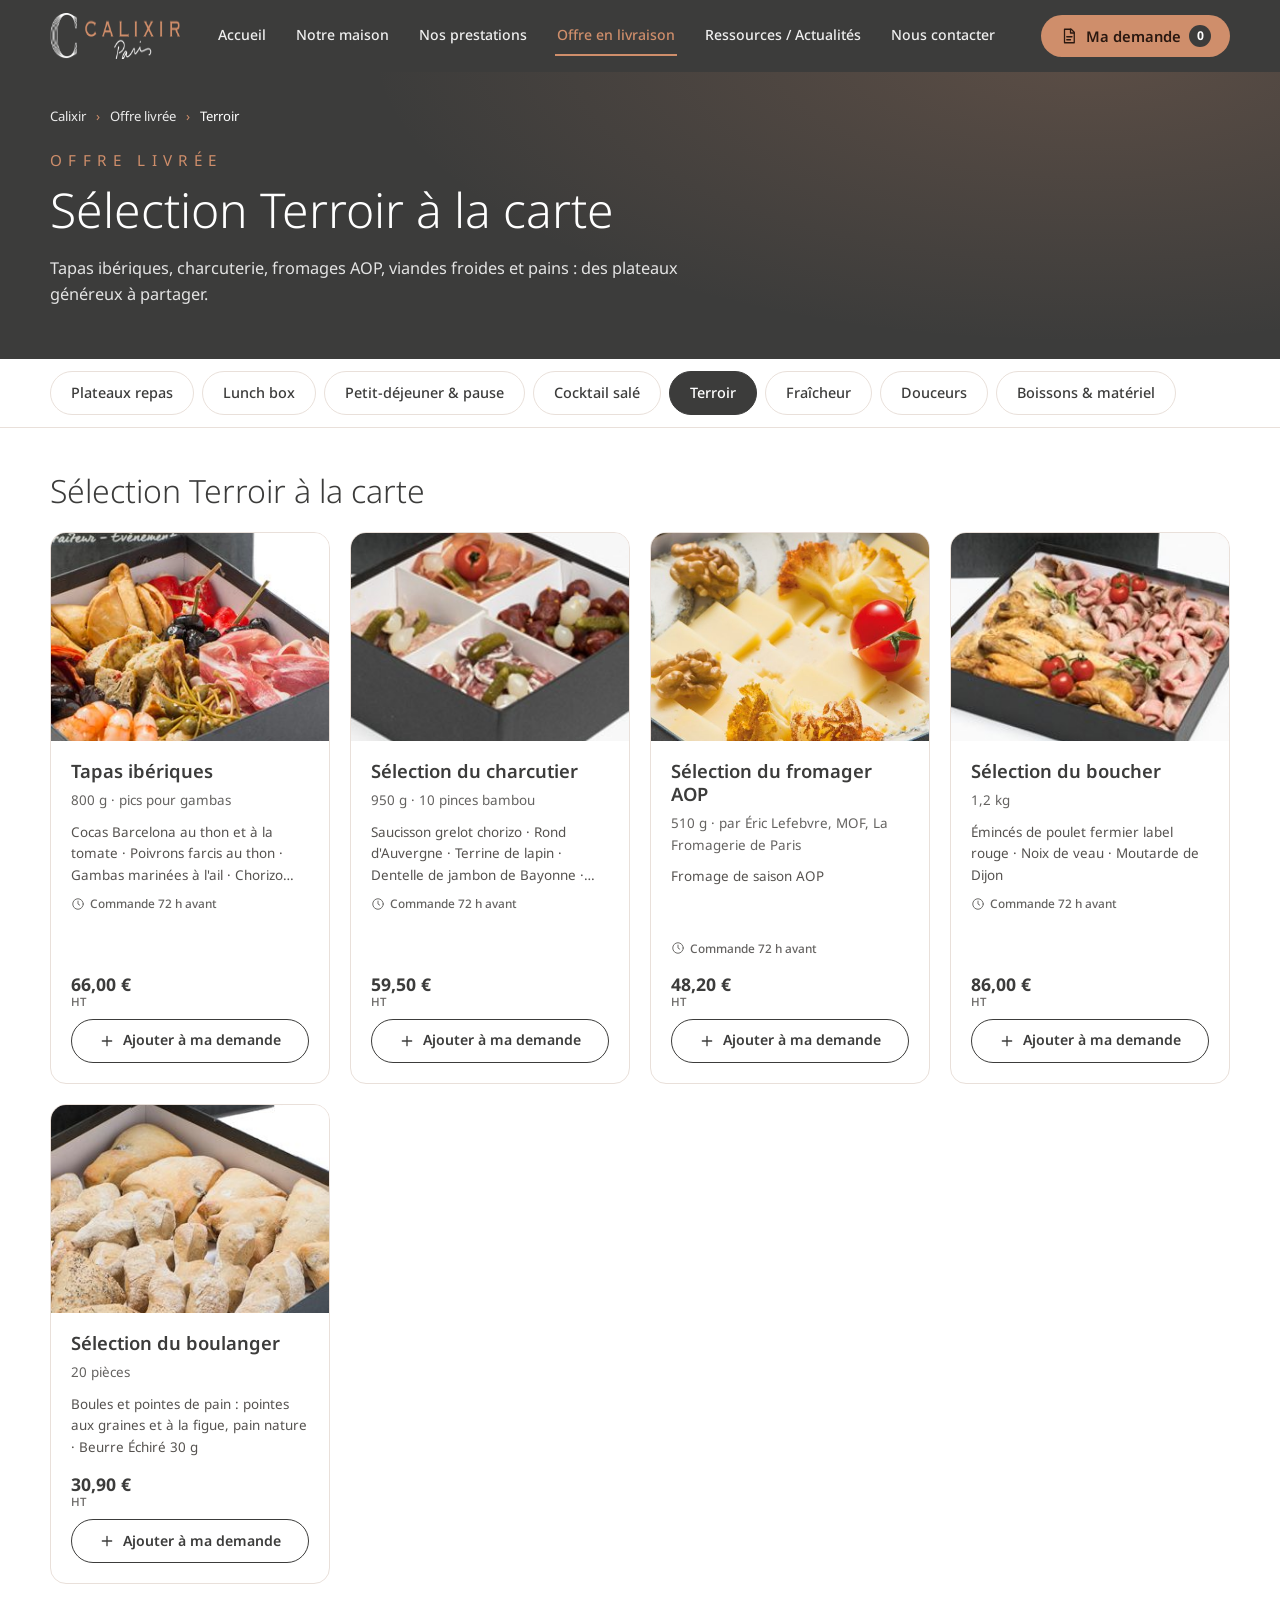
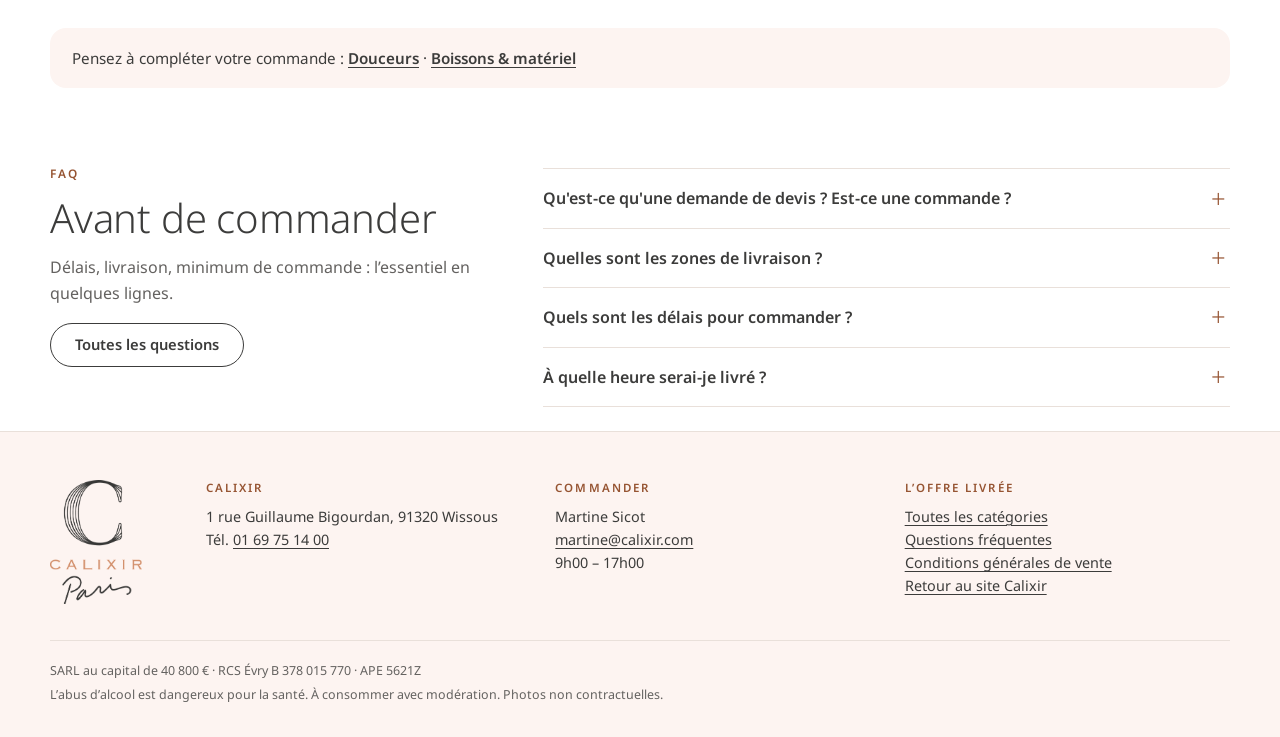
<file: terroir/index.html>
<!doctype html>
<html lang="fr">
<head>
<meta charset="utf-8">
<meta name="viewport" content="width=device-width, initial-scale=1">
<title>Sélection Terroir à la carte | Offre livrée Calixir</title>
<meta name="description" content="Plateaux terroir livrés par Calixir : tapas ibériques, sélection du charcutier, du fromager AOP, du boucher et du boulanger. Demandez votre devis."><link rel="canonical" href="https://www.calixir.com/offre-livree/terroir/"><meta name="robots" content="noindex, nofollow">
<meta name="theme-color" content="#3C3C3B">
<meta property="og:type" content="website">
<meta property="og:locale" content="fr_FR">
<meta property="og:site_name" content="Calixir Paris">
<meta property="og:title" content="Sélection Terroir à la carte | Offre livrée Calixir">
<meta property="og:description" content="Plateaux terroir livrés par Calixir : tapas ibériques, sélection du charcutier, du fromager AOP, du boucher et du boulanger. Demandez votre devis."><meta property="og:url" content="https://www.calixir.com/offre-livree/terroir/"><meta property="og:image" content="https://www.calixir.com/offre-livree/assets/img/produits/terroir-tapas.jpg"><link rel="icon" href="../assets/img/brand/logo-c.png" type="image/png">
<link rel="apple-touch-icon" href="../assets/img/brand/logo-c.png">
<link rel="preload" href="../assets/fonts/noto-sans.woff2" as="font" type="font/woff2" crossorigin>
<link rel="stylesheet" href="../assets/css/style.css?v=202610140936">
<script type="application/ld+json">{"@context":"https://schema.org","@type":"BreadcrumbList","itemListElement":[{"@type":"ListItem","position":1,"name":"Calixir","item":"https://www.calixir.com/"},{"@type":"ListItem","position":2,"name":"Offre livrée","item":"https://www.calixir.com/offre-livree/"},{"@type":"ListItem","position":3,"name":"Terroir","item":"https://www.calixir.com/offre-livree/terroir/"}]}</script>
<script type="application/ld+json">{"@context":"https://schema.org","@type":"ItemList","name":"Sélection Terroir à la carte","itemListElement":[{"@type":"ListItem","position":1,"item":{"@type":"Product","name":"Tapas ibériques","offers":{"@type":"Offer","priceCurrency":"EUR","url":"https://www.calixir.com/offre-livree/terroir/#p-terroir-tapas","availability":"https://schema.org/InStock","price":"66.00","priceSpecification":{"@type":"PriceSpecification","price":"66.00","priceCurrency":"EUR","valueAddedTaxIncluded":false}},"description":"Cocas Barcelona au thon et à la tomate · Poivrons farcis au thon · Gambas marinées à l'ail · Chorizo ibérico Pata Negra · Épaule de porc ibérico Pata Negra · Quartiers de tortilla (omelette, pomme de terre, oignons et poivrons) · Fleurs de câpres","image":"https://www.calixir.com/offre-livree/assets/img/produits/terroir-tapas.jpg"}},{"@type":"ListItem","position":2,"item":{"@type":"Product","name":"Sélection du charcutier","offers":{"@type":"Offer","priceCurrency":"EUR","url":"https://www.calixir.com/offre-livree/terroir/#p-terroir-charcutier","availability":"https://schema.org/InStock","price":"59.50","priceSpecification":{"@type":"PriceSpecification","price":"59.50","priceCurrency":"EUR","valueAddedTaxIncluded":false}},"description":"Saucisson grelot chorizo · Rond d'Auvergne · Terrine de lapin · Dentelle de jambon de Bayonne · Cornichons et oignons au vinaigre","image":"https://www.calixir.com/offre-livree/assets/img/produits/terroir-charcutier.jpg"}},{"@type":"ListItem","position":3,"item":{"@type":"Product","name":"Sélection du fromager AOP","offers":{"@type":"Offer","priceCurrency":"EUR","url":"https://www.calixir.com/offre-livree/terroir/#p-terroir-fromager","availability":"https://schema.org/InStock","price":"48.20","priceSpecification":{"@type":"PriceSpecification","price":"48.20","priceCurrency":"EUR","valueAddedTaxIncluded":false}},"description":"Fromage de saison AOP","image":"https://www.calixir.com/offre-livree/assets/img/produits/terroir-fromager.jpg"}},{"@type":"ListItem","position":4,"item":{"@type":"Product","name":"Sélection du boucher","offers":{"@type":"Offer","priceCurrency":"EUR","url":"https://www.calixir.com/offre-livree/terroir/#p-terroir-boucher","availability":"https://schema.org/InStock","price":"86.00","priceSpecification":{"@type":"PriceSpecification","price":"86.00","priceCurrency":"EUR","valueAddedTaxIncluded":false}},"description":"Émincés de poulet fermier label rouge · Noix de veau · Moutarde de Dijon","image":"https://www.calixir.com/offre-livree/assets/img/produits/terroir-boucher.jpg"}},{"@type":"ListItem","position":5,"item":{"@type":"Product","name":"Sélection du boulanger","offers":{"@type":"Offer","priceCurrency":"EUR","url":"https://www.calixir.com/offre-livree/terroir/#p-terroir-boulanger","availability":"https://schema.org/InStock","price":"30.90","priceSpecification":{"@type":"PriceSpecification","price":"30.90","priceCurrency":"EUR","valueAddedTaxIncluded":false}},"description":"Boules et pointes de pain : pointes aux graines et à la figue, pain nature · Beurre Échiré 30 g","image":"https://www.calixir.com/offre-livree/assets/img/produits/terroir-boulanger.jpg"}}]}</script>
</head>
<body data-page="category" data-root="../" data-cat="terroir">
<a class="skip" href="#contenu">Aller au contenu</a>
<header class="site-header" id="top">
  <div class="container header-inner">
    <a class="brand" href="https://www.calixir.com/" aria-label="Calixir Paris, retour au site principal">
      <img src="../assets/img/brand/logo-horizontal-light.png" alt="Calixir Paris" width="412" height="96">
    </a>
    <nav class="main-nav" id="mainNav" aria-label="Menu principal Calixir">
      <a href="https://www.calixir.com/">Accueil</a>
      <a href="https://www.calixir.com/notre-maison/">Notre maison</a>
      <a href="https://www.calixir.com/prestations-servies/">Nos prestations</a>
      <a href="../" class="is-current">Offre en livraison</a>
      <a href="https://www.calixir.com/blog/">Ressources / Actualités</a>
      <a href="https://www.calixir.com/contact/">Nous contacter</a>
    </nav>
    <button class="btn btn-copper cart-btn" type="button" data-action="open-quote" aria-label="Ouvrir ma demande de devis">
      <svg viewBox="0 0 24 24" width="18" height="18" fill="none" stroke="currentColor" stroke-width="1.7" stroke-linecap="round" stroke-linejoin="round" aria-hidden="true"><path d="M6 3h9l4 4v14H6z"/><path d="M14 3v5h5"/><path d="M9 13h7M9 17h5"/></svg>
      <span class="cart-btn-label">Ma demande</span>
      <span class="count" id="headerCount" hidden>0</span>
    </button>
    <button class="nav-toggle" type="button" aria-expanded="false" aria-controls="mainNav" aria-label="Menu">
      <svg viewBox="0 0 24 24" width="22" height="22" fill="none" stroke="currentColor" stroke-width="1.8" stroke-linecap="round" aria-hidden="true"><path d="M4 7h16M4 12h16M4 17h16"/></svg>
    </button>
  </div>
</header><main id="contenu">

<section class="band band-page">
  <div class="container">
    <nav class="breadcrumb" aria-label="Fil d’Ariane">
      <ol>
        <li><a href="https://www.calixir.com/">Calixir</a></li>
        <li><a href="../">Offre livrée</a></li>
        <li aria-current="page">Terroir</li>
      </ol>
    </nav>
    <p class="eyebrow eyebrow-light">Offre livrée</p>
    <h1>Sélection Terroir à la carte</h1>
<p class="lead">Tapas ibériques, charcuterie, fromages AOP, viandes froides et pains : des plateaux généreux à partager.</p>  </div>
</section>

<div class="catnav-bar" id="catNav">
  <div class="container">
    <nav class="catnav" aria-label="Catégories de la carte">
      <a href="../plateaux-repas/" data-cat-link="plateaux-repas">Plateaux repas<span class="dot" hidden></span></a>
      <a href="../lunch-box/" data-cat-link="lunch-box">Lunch box<span class="dot" hidden></span></a>
      <a href="../petit-dejeuner-pause/" data-cat-link="petit-dejeuner-pause">Petit-déjeuner &amp; pause<span class="dot" hidden></span></a>
      <a href="../cocktail-sale/" data-cat-link="cocktail-sale">Cocktail salé<span class="dot" hidden></span></a>
      <a href="./" data-cat-link="terroir" aria-current="page" class="is-active">Terroir<span class="dot" hidden></span></a>
      <a href="../fraicheur/" data-cat-link="fraicheur">Fraîcheur<span class="dot" hidden></span></a>
      <a href="../douceurs/" data-cat-link="douceurs">Douceurs<span class="dot" hidden></span></a>
      <a href="../boissons-materiel/" data-cat-link="boissons-materiel">Boissons &amp; matériel<span class="dot" hidden></span></a>
    </nav>
  </div>
</div>

<div class="container catalog">
  <section class="group" aria-labelledby="g-terroir" id="terroir">
  <div class="group-head">
    <h2 id="g-terroir">Sélection Terroir à la carte</h2>
  </div>
  <div class="cards"><article class="card" data-id="terroir-tapas" id="p-terroir-tapas">
  <div class="card-media">
<img src="../assets/img/produits/terroir-tapas.jpg" alt="Tapas ibériques · 800 g · pics pour gambas" width="303" height="296" loading="lazy" decoding="async">
    <span class="in-cart" hidden></span>
  </div>
  <div class="card-body">
    <h3 class="card-title"><button type="button" data-action="open-product" data-id="terroir-tapas">Tapas ibériques</button></h3>
<p class="card-sub">800 g · pics pour gambas</p><p class="card-teaser">Cocas Barcelona au thon et à la tomate · Poivrons farcis au thon · Gambas marinées à l&#39;ail · Chorizo ibérico Pata Negra · Épaule de porc ibérico Pata Negra · Quartiers de tortilla (omelette, pomme de terre, oignons et poivrons) · Fleurs de câpres</p>    <div class="meta">
<span class="lead72" title="À commander 72 h à l’avance"><svg viewBox="0 0 24 24" aria-hidden="true"><circle cx="12" cy="12" r="9"/><path d="M12 7v5l3 2"/></svg>Commande 72 h avant</span></div>

    <div class="card-foot"><span class="price"><b>66,00 €</b><small>HT</small></span>
<div class="ctrl" data-ctrl="terroir-tapas"><button type="button" class="add-btn" data-action="add" data-id="terroir-tapas"><svg viewBox="0 0 24 24" aria-hidden="true"><path d="M12 5v14M5 12h14"/></svg>Ajouter à ma demande</button></div>
</div>
  </div>
</article>
<article class="card" data-id="terroir-charcutier" id="p-terroir-charcutier">
  <div class="card-media">
<img src="../assets/img/produits/terroir-charcutier.jpg" alt="Sélection du charcutier · 950 g · 10 pinces bambou" width="298" height="266" loading="lazy" decoding="async">
    <span class="in-cart" hidden></span>
  </div>
  <div class="card-body">
    <h3 class="card-title"><button type="button" data-action="open-product" data-id="terroir-charcutier">Sélection du charcutier</button></h3>
<p class="card-sub">950 g · 10 pinces bambou</p><p class="card-teaser">Saucisson grelot chorizo · Rond d&#39;Auvergne · Terrine de lapin · Dentelle de jambon de Bayonne · Cornichons et oignons au vinaigre</p>    <div class="meta">
<span class="lead72" title="À commander 72 h à l’avance"><svg viewBox="0 0 24 24" aria-hidden="true"><circle cx="12" cy="12" r="9"/><path d="M12 7v5l3 2"/></svg>Commande 72 h avant</span></div>

    <div class="card-foot"><span class="price"><b>59,50 €</b><small>HT</small></span>
<div class="ctrl" data-ctrl="terroir-charcutier"><button type="button" class="add-btn" data-action="add" data-id="terroir-charcutier"><svg viewBox="0 0 24 24" aria-hidden="true"><path d="M12 5v14M5 12h14"/></svg>Ajouter à ma demande</button></div>
</div>
  </div>
</article>
<article class="card" data-id="terroir-fromager" id="p-terroir-fromager">
  <div class="card-media">
<img src="../assets/img/produits/terroir-fromager.jpg" alt="Sélection du fromager AOP · 510 g · par Éric Lefebvre, MOF, La Fromagerie de Paris" width="440" height="501" loading="lazy" decoding="async">
    <span class="in-cart" hidden></span>
  </div>
  <div class="card-body">
    <h3 class="card-title"><button type="button" data-action="open-product" data-id="terroir-fromager">Sélection du fromager AOP</button></h3>
<p class="card-sub">510 g · par Éric Lefebvre, MOF, La Fromagerie de Paris</p><p class="card-teaser">Fromage de saison AOP</p>    <div class="meta">
<span class="lead72" title="À commander 72 h à l’avance"><svg viewBox="0 0 24 24" aria-hidden="true"><circle cx="12" cy="12" r="9"/><path d="M12 7v5l3 2"/></svg>Commande 72 h avant</span></div>

    <div class="card-foot"><span class="price"><b>48,20 €</b><small>HT</small></span>
<div class="ctrl" data-ctrl="terroir-fromager"><button type="button" class="add-btn" data-action="add" data-id="terroir-fromager"><svg viewBox="0 0 24 24" aria-hidden="true"><path d="M12 5v14M5 12h14"/></svg>Ajouter à ma demande</button></div>
</div>
  </div>
</article>
<article class="card" data-id="terroir-boucher" id="p-terroir-boucher">
  <div class="card-media">
<img src="../assets/img/produits/terroir-boucher.jpg" alt="Sélection du boucher · 1,2 kg" width="265" height="220" loading="lazy" decoding="async">
    <span class="in-cart" hidden></span>
  </div>
  <div class="card-body">
    <h3 class="card-title"><button type="button" data-action="open-product" data-id="terroir-boucher">Sélection du boucher</button></h3>
<p class="card-sub">1,2 kg</p><p class="card-teaser">Émincés de poulet fermier label rouge · Noix de veau · Moutarde de Dijon</p>    <div class="meta">
<span class="lead72" title="À commander 72 h à l’avance"><svg viewBox="0 0 24 24" aria-hidden="true"><circle cx="12" cy="12" r="9"/><path d="M12 7v5l3 2"/></svg>Commande 72 h avant</span></div>

    <div class="card-foot"><span class="price"><b>86,00 €</b><small>HT</small></span>
<div class="ctrl" data-ctrl="terroir-boucher"><button type="button" class="add-btn" data-action="add" data-id="terroir-boucher"><svg viewBox="0 0 24 24" aria-hidden="true"><path d="M12 5v14M5 12h14"/></svg>Ajouter à ma demande</button></div>
</div>
  </div>
</article>
<article class="card" data-id="terroir-boulanger" id="p-terroir-boulanger">
  <div class="card-media">
<img src="../assets/img/produits/terroir-boulanger.jpg" alt="Sélection du boulanger · 20 pièces" width="298" height="270" loading="lazy" decoding="async">
    <span class="in-cart" hidden></span>
  </div>
  <div class="card-body">
    <h3 class="card-title"><button type="button" data-action="open-product" data-id="terroir-boulanger">Sélection du boulanger</button></h3>
<p class="card-sub">20 pièces</p><p class="card-teaser">Boules et pointes de pain : pointes aux graines et à la figue, pain nature · Beurre Échiré 30 g</p>    
    <div class="card-foot"><span class="price"><b>30,90 €</b><small>HT</small></span>
<div class="ctrl" data-ctrl="terroir-boulanger"><button type="button" class="add-btn" data-action="add" data-id="terroir-boulanger"><svg viewBox="0 0 24 24" aria-hidden="true"><path d="M12 5v14M5 12h14"/></svg>Ajouter à ma demande</button></div>
</div>
  </div>
</article>
</div>
</section>


  <div class="hint-box">
    Pensez à compléter votre commande :
<a href="../douceurs/">Douceurs</a> · <a href="../boissons-materiel/">Boissons &amp; matériel</a>  </div>
</div>

<section class="faq-home faq-cat" aria-labelledby="faqTitle">
  <div class="container faq-wrap">
    <div>
      <p class="eyebrow">FAQ</p>
      <h2 id="faqTitle" class="h-section">Avant de commander</h2>
      <p class="muted">Délais, livraison, minimum de commande : l’essentiel en quelques lignes.</p>
      <p><a class="btn btn-ghost" href="../faq/">Toutes les questions</a></p>
    </div>
    <div class="faq-list">
  <details class="faq-item">
    <summary>Qu&#39;est-ce qu&#39;une demande de devis ? Est-ce une commande ?</summary>
    <div class="faq-a"><p>Non. Votre demande n&#39;est pas une commande et ne vous engage à rien. Calixir étudie votre sélection, puis vous répond par e-mail avec un devis personnalisé, valable 2 mois après la date d&#39;envoi. La commande n&#39;est définitive qu&#39;une fois ce devis accepté et retourné.</p></div>
  </details>
  <details class="faq-item">
    <summary>Quelles sont les zones de livraison ?</summary>
    <div class="faq-a"><p>Calixir livre à Paris intra-muros, en petite couronne (Hauts-de-Seine, Seine-Saint-Denis, Val-de-Marne) et dans certaines zones de grande couronne, notamment l&#39;Essonne. Les frais de livraison dépendent du lieu de livraison et sont précisés dans votre devis.</p></div>
  </details>
  <details class="faq-item">
    <summary>Quels sont les délais pour commander ?</summary>
    <div class="faq-a"><p>Pour les commandes passées jusqu&#39;à 12h00, la livraison peut se faire le lendemain. Les coffrets de la collection à partager se commandent 72 heures à l&#39;avance (jour ouvré), à l&#39;exception de certains produits disponibles à 48 heures. Une commande « dernière minute » est possible par téléphone le jour même avant 10h00, avec une majoration de 10 € HT. Pour une commande hors délais, contactez-nous.</p></div>
  </details>
  <details class="faq-item">
    <summary>À quelle heure serai-je livré ?</summary>
    <div class="faq-a"><p>Les livraisons se font par créneau : petit-déjeuner de 7h à 9h30 (créneau d&#39;une heure) ; plateaux repas et offres à partager par tranches de 2 heures, déjeuners de 10h à 13h30, dîners de 15h30 à 17h30, soirée de 17h30 à 19h30 (frais de livraison en supplément). Dans les zones denses ou en cas de circulation difficile, le créneau peut être porté à 2 heures, voire davantage.</p></div>
  </details>
</div>

  </div>
</section>
</main>
<footer class="site-footer">
  <div class="container footer-inner">
    <img class="footer-logo" src="../assets/img/brand/logo.png" alt="Calixir Paris" width="517" height="700" loading="lazy">
    <div class="footer-cols">
      <div>
        <h2>Calixir</h2>
        <address>1 rue Guillaume Bigourdan, 91320 Wissous<br>Tél. <a href="tel:+33169751400">01 69 75 14 00</a></address>
      </div>
      <div>
        <h2>Commander</h2>
        <p>Martine Sicot<br><a href="mailto:martine@calixir.com">martine@calixir.com</a><br>9h00 – 17h00</p>
      </div>
      <div>
        <h2>L’offre livrée</h2>
        <p>
          <a href="../">Toutes les catégories</a><br>
          <a href="../faq/">Questions fréquentes</a><br>
          <a href="../cgv/">Conditions générales de vente</a><br>
          <a href="https://www.calixir.com/">Retour au site Calixir</a>
        </p>
      </div>
    </div>
  </div>
  <div class="container footer-legal">
    <p>SARL au capital de 40 800 € · RCS Évry B 378 015 770 · APE 5621Z</p>
    <p>L’abus d’alcool est dangereux pour la santé. À consommer avec modération. Photos non contractuelles.</p>
  </div>
</footer>
<div class="cart-bar" id="cartBar" hidden>
  <div class="cart-bar-inner">
    <div class="cart-bar-info">
      <strong id="barCount">0 produit</strong>
      <span id="barTotal">0,00 € HT</span>
    </div>
    <button class="btn btn-light" type="button" data-action="open-quote">Demander un devis</button>
  </div>
</div><!-- ============ FICHE PRODUIT ============ -->
<dialog id="productDialog" class="sheet" aria-labelledby="pdTitle">
  <div class="sheet-inner">
    <button class="icon-btn sheet-close" type="button" data-action="close-dialog" aria-label="Fermer">
      <svg viewBox="0 0 24 24" width="20" height="20" fill="none" stroke="currentColor" stroke-width="1.8" stroke-linecap="round" aria-hidden="true"><path d="M6 6l12 12M18 6L6 18"/></svg>
    </button>
    <div class="sheet-scroll" id="pdBody"></div>
    <div class="sheet-foot" id="pdFoot"></div>
  </div>
</dialog>

<!-- ============ DEMANDE DE DEVIS ============ -->
<dialog id="quoteDialog" class="drawer" aria-labelledby="qTitle">
  <div class="drawer-inner">
    <header class="drawer-head">
      <h2 id="qTitle">Ma demande de devis</h2>
      <button class="icon-btn" type="button" data-action="close-dialog" aria-label="Fermer">
        <svg viewBox="0 0 24 24" width="20" height="20" fill="none" stroke="currentColor" stroke-width="1.8" stroke-linecap="round" aria-hidden="true"><path d="M6 6l12 12M18 6L6 18"/></svg>
      </button>
    </header>
    <ol class="progress" id="qProgress" aria-label="Étapes de la demande">
      <li data-step="1"><span>1</span><em>Sélection</em></li>
      <li data-step="2"><span>2</span><em>Livraison</em></li>
      <li data-step="3"><span>3</span><em>Coordonnées</em></li>
      <li data-step="4"><span>4</span><em>Récapitulatif</em></li>
    </ol>

    <div class="drawer-body" id="qBody">
      <section data-step="1" id="qStep1"></section>

      <section data-step="2" id="qStep2" hidden>
        <h3 class="step-title">Quand et où livrer ?</h3>
        <div class="sel-slot"></div>
        <form class="form" novalidate autocomplete="on" onsubmit="return false">
          <div class="row2">
            <div class="field">
              <label for="f-date">Date de livraison</label>
              <input id="f-date" name="date" type="date" required>
            </div>
            <div class="field">
              <label for="f-guests">Nombre de personnes</label>
              <input id="f-guests" name="guests" type="number" min="1" inputmode="numeric" required>
            </div>
          </div>
          <p class="hint" id="dateHint" hidden></p>
          <div class="row2">
            <div class="field">
              <label for="f-timeFrom">Heure de livraison souhaitée</label>
              <input id="f-timeFrom" name="timeFrom" type="time" required>
            </div>
            <div class="field">
              <label for="f-timeTo">Au plus tard <span class="opt">(facultatif)</span></label>
              <input id="f-timeTo" name="timeTo" type="time">
            </div>
          </div>
<p class="hint">Petit-déjeuner : 7h – 9h30 (créneau d&#39;1 h) · Déjeuner : 10h – 13h30 · Dîner : 15h30 – 17h30 · Soirée : 17h30 – 19h30 (frais de livraison en supplément). Créneaux de 2 h.</p>          <p class="hint" id="timeHint" hidden></p>
          <div class="field">
            <label for="f-address">Adresse de livraison</label>
            <input id="f-address" name="address" type="text" autocomplete="street-address" required placeholder="Numéro et nom de la rue">
          </div>
          <div class="row2 row-zip">
            <div class="field">
              <label for="f-zip">Code postal</label>
              <input id="f-zip" name="zip" type="text" inputmode="numeric" pattern="[0-9]{5}" maxlength="5" autocomplete="postal-code" required>
            </div>
            <div class="field">
              <label for="f-city">Ville</label>
              <input id="f-city" name="city" type="text" autocomplete="address-level2" required>
            </div>
          </div>
          <div class="field">
            <label for="f-access">Instructions d’accès <span class="opt">(facultatif)</span></label>
            <textarea id="f-access" name="access" rows="2" placeholder="Étage, digicode, interlocuteur sur place, accès livreur…"></textarea>
          </div>
          <fieldset class="field chips">
            <legend>Régimes particuliers <span class="opt">(facultatif)</span></legend>
            <label class="chip"><input type="checkbox" name="diet" value="Végétarien"><span>Végétarien</span></label>
            <label class="chip"><input type="checkbox" name="diet" value="Végan"><span>Végan</span></label>
            <label class="chip"><input type="checkbox" name="diet" value="Sans gluten"><span>Sans gluten</span></label>
            <label class="chip"><input type="checkbox" name="diet" value="Sans porc"><span>Sans porc</span></label>
            <label class="chip"><input type="checkbox" name="diet" value="Allergies à préciser"><span>Allergies</span></label>
          </fieldset>
          <div class="field">
            <label for="f-notes">Commentaires <span class="opt">(facultatif)</span></label>
            <textarea id="f-notes" name="notes" rows="3" placeholder="Allergies, budget, besoin de matériel, commande récurrente…"></textarea>
          </div>
        </form>
      </section>

      <section data-step="3" id="qStep3" hidden>
        <h3 class="step-title">À qui envoyer le devis ?</h3>
        <div class="sel-slot"></div>
        <form class="form" novalidate autocomplete="on" onsubmit="return false">
          <div class="field">
            <label for="f-company">Société</label>
            <input id="f-company" name="company" type="text" autocomplete="organization" required>
          </div>
          <div class="row2">
            <div class="field">
              <label for="f-firstName">Prénom</label>
              <input id="f-firstName" name="firstName" type="text" autocomplete="given-name" required>
            </div>
            <div class="field">
              <label for="f-lastName">Nom</label>
              <input id="f-lastName" name="lastName" type="text" autocomplete="family-name" required>
            </div>
          </div>
          <div class="field">
            <label for="f-email">Adresse e-mail</label>
            <input id="f-email" name="email" type="email" autocomplete="email" required>
          </div>
          <div class="field">
            <label for="f-phone">Téléphone</label>
            <input id="f-phone" name="phone" type="tel" autocomplete="tel" required>
          </div>
          <div class="field">
            <label for="f-po">N° de bon de commande ou référence interne <span class="opt">(facultatif)</span></label>
            <input id="f-po" name="po" type="text">
          </div>
          <div class="field">
            <label class="check"><input type="checkbox" id="f-billDiff" name="billDiff"><span>L’adresse de facturation est différente</span></label>
          </div>
          <div class="field" id="billingField" hidden>
            <label for="f-billing">Nom et adresse de facturation</label>
            <textarea id="f-billing" name="billing" rows="3"></textarea>
          </div>
          <input class="hp" type="text" name="website" tabindex="-1" autocomplete="off" aria-hidden="true">
          <div class="field">
            <label class="check"><input type="checkbox" id="f-consent" name="consent" required><span>J’accepte que Calixir utilise ces informations pour répondre à ma demande de devis.</span></label>
            <p class="hint">Vos données servent uniquement à établir et suivre votre devis. Vous pouvez en demander la suppression à tout moment en écrivant à Calixir.</p>
          </div>
        </form>
      </section>

      <section data-step="4" id="qStep4" hidden></section>
      <section data-step="5" id="qStep5" hidden></section>
    </div>

    <footer class="drawer-foot" id="qFoot"></footer>
  </div>
</dialog><div id="printArea" aria-hidden="true"></div>
<div class="toast" id="toast" role="status" aria-live="polite" hidden></div>
<script src="../assets/js/data.js?v=202610140936"></script>
<script src="../assets/js/app.js?v=202610140936"></script>
</body>
</html>
</file>
<file: assets/css/style.css>
/* =========================================================================
   Calixir Paris · Offre livrée
   Identité alignée sur calixir.com : anthracite #3C3C3B, cuivre #CF8E6B,
   fonds crème rosé, Noto Sans (titres en graisse légère), boutons en pilule.
   ========================================================================= */

@font-face { font-family: 'Noto Sans'; font-style: normal; font-weight: 300 700; font-display: swap; src: url('../fonts/noto-sans.woff2') format('woff2'); }

:root {
  --bg: #FFFFFF;
  --surface: #FFFFFF;
  --blush: #FDF4F1;
  --tint: #F7EAE4;
  --ink: #3C3C3B;
  --ink-hover: #262625;
  --muted: #646260;
  --line: #E9E0DA;
  --field: #8F877F;
  --copper: #CF8E6B;
  --copper-hover: #C27E59;
  --copper-ink: #965432;
  --on-copper: #2A1810;
  --error: #B3261E;
  --radius: 16px;
  --header-h: 72px;
  --sans: 'Noto Sans', system-ui, -apple-system, 'Segoe UI', Roboto, sans-serif;
  --shadow: 0 1px 2px rgba(60,60,59,.06), 0 10px 28px rgba(60,60,59,.08);
  color-scheme: light;
}

*, *::before, *::after { box-sizing: border-box; }
html { scroll-behavior: smooth; -webkit-text-size-adjust: 100%; }
body { margin: 0; background: var(--bg); color: var(--ink); font: 400 16px/1.6 var(--sans); -webkit-font-smoothing: antialiased; }
body.lock { overflow: hidden; }
body.has-bar { padding-bottom: 96px; }
img { max-width: 100%; height: auto; display: block; }
h1, h2, h3, h4 { margin: 0; font-family: var(--sans); font-weight: 400; line-height: 1.18; }
p { margin: 0 0 1em; }
a { color: inherit; }
button { font: inherit; color: inherit; }
ul, ol { margin: 0; padding: 0; list-style: none; }
.sr-only { position: absolute; width: 1px; height: 1px; overflow: hidden; clip: rect(0 0 0 0); white-space: nowrap; }
.skip { position: absolute; left: 12px; top: -60px; z-index: 100; background: var(--copper); color: var(--on-copper); padding: 10px 16px; border-radius: 10px; text-decoration: none; font-weight: 600; }
.skip:focus { top: 12px; }
.muted { color: var(--muted); }
:focus-visible { outline: 2px solid var(--copper-ink); outline-offset: 2px; }
.container { width: min(1180px, 100% - 40px); margin-inline: auto; }
.eyebrow { font: 600 .74rem/1 var(--sans); letter-spacing: .18em; text-transform: uppercase; color: var(--copper-ink); margin: 0 0 14px; }
.eyebrow-light { color: var(--copper); font-weight: 400; font-size: .95rem; letter-spacing: .42em; }
.h-section { font-size: clamp(1.7rem, 3.6vw, 2.5rem); font-weight: 300; letter-spacing: -.005em; }

/* ----- Boutons ----- */
.btn { display: inline-flex; align-items: center; justify-content: center; gap: 8px; min-height: 44px; padding: 0 24px; border-radius: 999px; border: 1.5px solid transparent; font-weight: 600; font-size: .92rem; line-height: 1; cursor: pointer; text-decoration: none; transition: background .15s, color .15s, border-color .15s, transform .1s; -webkit-tap-highlight-color: transparent; }
.btn:active { transform: scale(.98); }
.btn-primary { background: var(--ink); color: #fff; }
.btn-primary:hover { background: var(--ink-hover); }
.btn-copper { background: var(--copper); color: var(--on-copper); }
.btn-copper:hover { background: var(--copper-hover); }
.btn-ghost { background: transparent; border-color: var(--ink); color: var(--ink); }
.btn-ghost:hover { background: var(--ink); color: #fff; }
.btn-light { background: #fff; color: var(--ink); }
.btn-light:hover { background: var(--tint); }
.btn-lg { min-height: 54px; padding: 0 30px; font-size: 1rem; }
.btn[disabled] { opacity: .5; cursor: not-allowed; }
.icon-btn { display: inline-grid; place-items: center; width: 44px; height: 44px; border-radius: 50%; border: 0; background: transparent; cursor: pointer; }
.icon-btn:hover { background: var(--tint); }
.link-btn { background: none; border: 0; padding: 0; color: inherit; text-decoration: underline; text-underline-offset: 3px; cursor: pointer; font: inherit; }
.link-btn:hover { color: var(--copper-ink); }

/* ----- En-tête (sombre, comme le site principal) ----- */
.site-header { position: sticky; top: 0; z-index: 30; background: var(--ink); color: #fff; }
.header-inner { display: flex; align-items: center; gap: 20px; height: var(--header-h); }
.brand img { height: 46px; width: auto; }
.main-nav { display: none; gap: 26px; margin-left: auto; font-size: .88rem; font-weight: 500; }
.main-nav a { text-decoration: none; padding: 8px 2px; border-bottom: 2px solid transparent; color: rgba(255,255,255,.92); white-space: nowrap; }
.main-nav a:hover { border-color: var(--copper); }
.main-nav a.is-current { color: var(--copper); border-color: var(--copper); }
.cart-btn { margin-left: auto; padding: 0 18px; min-height: 42px; white-space: nowrap; flex: none; }
.count { display: inline-grid; place-items: center; min-width: 22px; height: 22px; padding: 0 6px; border-radius: 11px; background: var(--ink); color: #fff; font-size: .76rem; font-weight: 700; }
.nav-toggle { display: inline-grid; place-items: center; width: 44px; height: 44px; border: 0; background: transparent; color: #fff; cursor: pointer; border-radius: 50%; }
.nav-toggle:hover { background: rgba(255,255,255,.12); }
@media (max-width: 1079px) {
  :root { --header-h: 64px; }
  .brand img { height: 40px; }
  .main-nav { display: none; position: absolute; left: 0; right: 0; top: 100%; flex-direction: column; gap: 0; margin: 0; padding: 8px 20px 18px; background: var(--ink); border-top: 1px solid rgba(255,255,255,.14); box-shadow: 0 16px 28px rgba(0,0,0,.25); }
  .main-nav.is-open { display: flex; }
  .main-nav a { padding: 14px 2px; font-size: 1rem; border-bottom: 1px solid rgba(255,255,255,.1); }
}
@media (min-width: 1080px) { .main-nav { display: flex; margin-right: 8px; } .nav-toggle { display: none; } .cart-btn { margin-left: 0; } .header-inner { gap: 36px; } }
@media (max-width: 400px) { .cart-btn-label { display: none; } }

/* ----- Bandeaux (accueil + pages internes) ----- */
.band { background: var(--ink) radial-gradient(1200px 500px at 85% -10%, rgba(207,142,107,.22), transparent 60%); color: #fff; }
.band .lead { color: rgba(255,255,255,.86); }
.band-page { padding: 28px 0 40px; }
.band-page h1 { font-size: clamp(1.9rem, 4.6vw, 3rem); font-weight: 300; margin-bottom: 16px; }
.band-page .lead { max-width: 70ch; margin: 0; font-size: 1.02rem; }
.band-hero { padding: 36px 0 52px; }
.hero-grid { display: grid; gap: 34px; align-items: center; }
.band-hero h1 { font-size: clamp(2.2rem, 6vw, 3.9rem); font-weight: 300; letter-spacing: -.01em; margin-bottom: 20px; }
.lead { font-size: 1.1rem; max-width: 52ch; margin: 0 0 14px; }
.lead-sub { color: var(--copper); font-weight: 500; margin: 0 0 28px; }
.hero-cta { display: flex; flex-wrap: wrap; align-items: center; gap: 16px 24px; }
.link-phone { font-weight: 500; font-size: .95rem; text-underline-offset: 4px; color: #fff; }
.link-phone:hover { color: var(--copper); }
.hero-visual img { width: 100%; aspect-ratio: 4 / 3.1; object-fit: cover; border-radius: 22px; box-shadow: 0 24px 60px rgba(0,0,0,.35); }
@media (min-width: 900px) { .band-hero { padding: 56px 0 72px; } .hero-grid { grid-template-columns: 1.05fr 1fr; gap: 64px; } .band-page { padding: 34px 0 52px; } }
.breadcrumb { margin: 0 0 26px; font-size: .82rem; }
.breadcrumb ol { display: flex; flex-wrap: wrap; gap: 4px 0; }
.breadcrumb li { color: rgba(255,255,255,.7); }
.breadcrumb li + li::before { content: '›'; margin: 0 10px; color: var(--copper); }
.breadcrumb a { text-decoration: none; color: rgba(255,255,255,.9); }
.breadcrumb a:hover { color: var(--copper); text-decoration: underline; }
.breadcrumb [aria-current] { color: #fff; }

.trust-wrap { background: var(--blush); border-bottom: 1px solid var(--line); }
.trust { display: grid; grid-template-columns: repeat(2, 1fr); gap: 18px 12px; padding: 22px 0; }
.trust li { display: flex; align-items: center; gap: 12px; font-size: .84rem; line-height: 1.3; font-weight: 500; }
.trust svg { flex: none; width: 30px; height: 30px; fill: none; stroke: var(--copper-ink); stroke-width: 1.4; stroke-linecap: round; stroke-linejoin: round; }
@media (min-width: 760px) { .trust { grid-template-columns: repeat(4, 1fr); } .trust li { justify-content: center; } }

/* ----- Catégories (accueil) ----- */
.categories { padding: 64px 0 24px; scroll-margin-top: var(--header-h); }
.section-lead { max-width: 62ch; margin: 12px 0 30px; }
.cat-tiles { display: grid; grid-template-columns: repeat(2, 1fr); gap: 14px; }
.cat-tile { display: flex; flex-direction: column; height: 100%; background: var(--surface); border: 1px solid var(--line); border-radius: var(--radius); overflow: hidden; text-decoration: none; transition: box-shadow .2s, transform .2s, border-color .2s; }
.cat-tile:hover { box-shadow: var(--shadow); border-color: #dccfc4; transform: translateY(-2px); }
.cat-media { position: relative; display: block; aspect-ratio: 4 / 3; background: var(--tint); overflow: hidden; }
.cat-media img { position: absolute; inset: 0; width: 100%; height: 100%; object-fit: cover; transition: transform .4s; }
.cat-tile:hover .cat-media img { transform: scale(1.04); }
.cat-media .cat-mark { position: absolute; inset: 0; display: grid; place-items: center; background: linear-gradient(135deg, var(--blush), var(--tint)); }
.cat-media .cat-mark img { position: static; width: 56px; height: auto; opacity: .85; transform: none; }
.cat-body { display: flex; flex-direction: column; gap: 3px; padding: 14px 16px 16px; }
.cat-name { font-weight: 600; font-size: 1.02rem; line-height: 1.25; }
.cat-sub { font-size: .84rem; color: var(--muted); line-height: 1.4; }
.cat-meta { margin-top: 4px; font-size: .78rem; font-weight: 600; color: var(--copper-ink); }
.dot { position: absolute; right: 10px; top: 10px; display: inline-grid; place-items: center; min-width: 24px; height: 24px; padding: 0 6px; border-radius: 12px; background: var(--copper); color: var(--on-copper); font-size: .76rem; font-weight: 700; }
.dot[hidden] { display: none; }
.cat-help { grid-column: 1 / -1; display: flex; align-items: center; padding: 22px 24px; background: var(--blush); border: 1px solid var(--line); border-radius: var(--radius); }
.cat-help .cat-name { font-size: 1.2rem; font-weight: 400; margin-bottom: 4px; }
.cat-phone { display: inline-block; margin: 6px 0 2px; font-size: 1.5rem; font-weight: 300; text-decoration: none; }
.cat-phone:hover { color: var(--copper-ink); }
@media (min-width: 700px) { .cat-tiles { grid-template-columns: repeat(3, 1fr); gap: 18px; } }
@media (min-width: 1040px) { .cat-tiles { grid-template-columns: repeat(4, 1fr); gap: 22px; } .cat-body { padding: 16px 18px 18px; } }

/* ----- Étapes ----- */
.steps { padding: 56px 0 24px; }
.steps .h-section { margin-bottom: 26px; }
.steps-list { display: grid; gap: 20px; }
.steps-list li { display: flex; align-items: center; gap: 18px; }
.steps-list .num { flex: none; display: grid; place-items: center; width: 52px; height: 52px; border-radius: 50%; border: 1.5px solid var(--copper); color: var(--copper-ink); font: 300 1.6rem/1 var(--sans); }
.steps-list strong { display: block; font-weight: 600; font-size: 1.05rem; }
.steps-list span:not(.num) { color: var(--muted); font-size: .9rem; }
.steps-note { margin: 26px 0 0; padding: 16px 20px; border-radius: var(--radius); background: var(--blush); border-left: 4px solid var(--copper); font-size: .95rem; }
@media (min-width: 760px) { .steps-list { grid-template-columns: repeat(3, 1fr); gap: 32px; } }

/* ----- Pages catégorie ----- */
.catnav-bar { position: sticky; top: var(--header-h); z-index: 20; background: rgba(255,255,255,.97); backdrop-filter: blur(10px); -webkit-backdrop-filter: blur(10px); border-bottom: 1px solid var(--line); }
.catnav { display: flex; gap: 8px; overflow-x: auto; padding: 12px 0; scrollbar-width: none; scroll-snap-type: x proximity; -webkit-overflow-scrolling: touch; }
.catnav::-webkit-scrollbar { display: none; }
.catnav a { position: relative; flex: none; display: inline-flex; align-items: center; gap: 8px; scroll-snap-align: start; min-height: 44px; padding: 0 20px; border-radius: 999px; border: 1px solid var(--line); background: var(--surface); font-weight: 500; font-size: .9rem; white-space: nowrap; text-decoration: none; transition: background .15s, color .15s, border-color .15s; }
.catnav a:hover { border-color: var(--ink); }
.catnav a.is-active { background: var(--ink); border-color: var(--ink); color: #fff; }
.catnav .dot { position: static; min-width: 20px; height: 20px; font-size: .72rem; }
.catalog { padding-bottom: 24px; }
.group { padding: 44px 0 8px; scroll-margin-top: calc(var(--header-h) + 70px); }
.group-head { margin-bottom: 22px; }
.group-head h2 { font-size: clamp(1.5rem, 3vw, 2rem); font-weight: 300; }
.group-head .intro { color: var(--muted); max-width: 72ch; margin: 10px 0 0; font-size: .95rem; }
.group-head .eyebrow { margin-bottom: 8px; }
.group-note { margin: 14px 0 0; font-size: .85rem; color: var(--muted); }
.hint-box { margin-top: 36px; padding: 18px 22px; border-radius: var(--radius); background: var(--blush); font-size: .95rem; }
.hint-box a { font-weight: 600; text-underline-offset: 3px; }

.cards { display: grid; gap: 14px; grid-template-columns: 1fr; }
@media (min-width: 640px) { .cards { gap: 20px; grid-template-columns: repeat(auto-fill, minmax(250px, 1fr)); } }

.card { position: relative; display: grid; grid-template-columns: 112px 1fr; background: var(--surface); border: 1px solid var(--line); border-radius: var(--radius); overflow: hidden; transition: box-shadow .2s, border-color .2s; scroll-margin-top: calc(var(--header-h) + 70px); }
.card:hover { box-shadow: var(--shadow); border-color: #dccfc4; }
.card-media { position: relative; overflow: hidden; min-height: 112px; background: var(--tint); }
.card-media img { position: absolute; inset: 0; width: 100%; height: 100%; object-fit: cover; }
.card-media .noimg { position: absolute; inset: 0; display: grid; place-items: center; background: linear-gradient(135deg, var(--blush), var(--tint)); }
.card-media .noimg img { position: static; width: 44px; height: auto; opacity: .8; }
.in-cart { position: absolute; left: 8px; top: 8px; padding: 4px 10px; border-radius: 999px; background: var(--ink); color: #fff; font-size: .72rem; font-weight: 600; line-height: 1.2; }
.in-cart[hidden], .in-cart-inline[hidden] { display: none; }
.card-body { display: flex; flex-direction: column; gap: 6px; padding: 14px 16px; min-width: 0; }
.card-title { font-size: 1.1rem; font-weight: 600; line-height: 1.25; }
.card-title button { all: unset; cursor: pointer; display: block; }
.card-title button:hover { color: var(--copper-ink); }
.card-title button:focus-visible { outline: 2px solid var(--copper-ink); outline-offset: 3px; border-radius: 4px; }
.card-sub { font-size: .84rem; color: var(--muted); margin: 0; }
.card-teaser { font-size: .84rem; color: #55524f; margin: 2px 0 0; display: -webkit-box; -webkit-line-clamp: 2; -webkit-box-orient: vertical; overflow: hidden; }
.card-foot { margin-top: auto; padding-top: 8px; display: flex; flex-direction: column; align-items: stretch; gap: 10px; }
.meta { display: flex; flex-wrap: wrap; gap: 6px; align-items: center; }
.tag { display: inline-block; padding: 3px 10px; border-radius: 999px; background: var(--tint); color: #6c4023; font-size: .72rem; font-weight: 600; line-height: 1.3; }
.lead72 { display: inline-flex; align-items: center; gap: 5px; font-size: .74rem; font-weight: 500; color: var(--muted); }
.lead72 svg { width: 14px; height: 14px; fill: none; stroke: currentColor; stroke-width: 1.6; stroke-linecap: round; }
@media (min-width: 640px) {
  .card { display: flex; flex-direction: column; }
  .card-media { aspect-ratio: 4 / 3; min-height: 0; }
  .card-body { flex: 1; padding: 18px 20px 20px; gap: 8px; }
  .card-teaser { -webkit-line-clamp: 3; min-height: calc(3 * 1.6em); }
  .card-title { font-size: 1.15rem; }
}

.price { display: inline-flex; flex-direction: column; line-height: 1.2; }
.price b { font-weight: 700; font-size: 1.1rem; font-variant-numeric: tabular-nums; }
.price small { font-size: .72rem; color: var(--muted); font-weight: 500; }
.price-variants { gap: 2px; min-width: 0; }
.pv { display: flex; justify-content: space-between; align-items: baseline; gap: 14px; font-size: .86rem; }
.pv span { color: var(--muted); font-weight: 500; }
.pv b { font-size: 1rem; }

.ctrl { display: flex; }
.add-btn { display: inline-flex; align-items: center; justify-content: center; gap: 8px; width: 100%; min-height: 44px; padding: 0 16px; border-radius: 999px; border: 1.5px solid var(--ink); background: transparent; font-weight: 600; font-size: .88rem; cursor: pointer; transition: background .15s, color .15s; white-space: nowrap; }
.add-btn:hover { background: var(--ink); color: #fff; }
.add-btn svg, .stepper svg { width: 16px; height: 16px; stroke: currentColor; fill: none; stroke-width: 2; stroke-linecap: round; flex: none; }
.stepper { display: inline-flex; align-items: center; justify-content: space-between; width: 100%; border: 1.5px solid var(--ink); border-radius: 999px; background: var(--surface); }
.stepper button { display: grid; place-items: center; width: 44px; height: 41px; border: 0; background: transparent; border-radius: 999px; cursor: pointer; }
.stepper button:hover { background: var(--tint); }
.stepper input { width: 52px; height: 41px; border: 0; background: transparent; text-align: center; font: 600 .95rem var(--sans); font-variant-numeric: tabular-nums; -moz-appearance: textfield; padding: 0; }
.stepper input::-webkit-outer-spin-button, .stepper input::-webkit-inner-spin-button { -webkit-appearance: none; margin: 0; }
.stepper.sm { width: auto; }
.stepper.sm button { width: 38px; height: 36px; }
.stepper.sm input { width: 38px; height: 36px; }
.sheet-foot .stepper { width: auto; flex: none; }

/* ----- Listes (formules, boissons…) ----- */
.rows-wrap { display: grid; gap: 18px; }
.rows-media { display: none; }
@media (min-width: 900px) {
  .rows-wrap.has-media { grid-template-columns: 300px 1fr; align-items: start; }
  .rows-media { display: block; position: sticky; top: calc(var(--header-h) + 84px); border-radius: var(--radius); overflow: hidden; background: var(--tint); }
  .rows-media img { width: 100%; height: auto; max-height: 440px; object-fit: cover; }
}
.rows { background: var(--surface); border: 1px solid var(--line); border-radius: var(--radius); overflow: hidden; }
.row { display: flex; flex-wrap: wrap; align-items: center; gap: 12px 20px; padding: 16px 20px; border-top: 1px solid var(--line); scroll-margin-top: calc(var(--header-h) + 70px); }
.row:first-child { border-top: 0; }
.row-info { flex: 1 1 260px; min-width: 0; }
.row-name { font-weight: 600; font-size: 1rem; line-height: 1.3; }
.row-name button { all: unset; cursor: pointer; }
.row-name button:hover { color: var(--copper-ink); }
.row-name button:focus-visible { outline: 2px solid var(--copper-ink); outline-offset: 3px; border-radius: 4px; }
.row-sub { font-size: .84rem; color: var(--muted); margin: 3px 0 0; }
.row-items { margin: 8px 0 0; }
.row-items li { position: relative; padding-left: 15px; margin-bottom: 2px; font-size: .86rem; color: #55524f; }
.row-items li::before { content: ''; position: absolute; left: 0; top: .66em; width: 5px; height: 5px; border-radius: 50%; background: var(--copper); }
.row .meta { margin-top: 8px; }
.row .in-cart-inline { display: inline-block; margin-top: 6px; font-size: .76rem; font-weight: 600; color: var(--copper-ink); }
.row-act { display: flex; align-items: center; gap: 18px; margin-left: auto; flex-wrap: wrap; justify-content: flex-end; }
.row-act .price { text-align: right; min-width: 90px; }
.row-act .price-variants { min-width: 150px; text-align: left; }
.row-act .ctrl { width: 220px; }
@media (max-width: 559px) { .row-act { width: 100%; margin-left: 0; justify-content: space-between; } .row-act .price { text-align: left; } .row-act .ctrl { width: auto; flex: 1 1 180px; } }
@media (max-width: 380px) { .add-btn { font-size: .82rem; padding: 0 10px; gap: 6px; } .container { width: calc(100% - 32px); } }

/* ----- Engagements ----- */
.engagements { padding: 88px 0 24px; scroll-margin-top: var(--header-h); }
.eng-head { max-width: 72ch; }
.eng-head .h-section { margin-bottom: 18px; }
.eng-head p { color: #4d4b49; }
.eng-cards { display: grid; gap: 20px; margin-top: 34px; }
.eng-cards li { background: var(--surface); border: 1px solid var(--line); border-radius: var(--radius); overflow: hidden; }
.eng-cards img { width: 100%; aspect-ratio: 16 / 9; object-fit: cover; }
.eng-cards li:first-child img { object-fit: contain; background: #fff; padding: 12px; }
.eng-cards h3 { font-size: 1.15rem; font-weight: 600; padding: 20px 22px 6px; }
.eng-cards p { padding: 0 22px 22px; margin: 0; color: var(--muted); font-size: .92rem; }
.eng-iso { margin: 28px 0 0; font-weight: 300; font-size: 1.25rem; color: var(--copper-ink); }
@media (min-width: 760px) { .eng-cards { grid-template-columns: repeat(3, 1fr); } }

/* ----- Infos pratiques ----- */
.infos { padding: 88px 0 24px; scroll-margin-top: var(--header-h); }
.infos .h-section { margin-bottom: 30px; }
.infos-grid { display: grid; gap: 16px; }
.infos-grid article { background: var(--blush); border-radius: var(--radius); padding: 24px 24px 14px; }
.infos-grid h3 { font-size: 1.1rem; font-weight: 600; margin-bottom: 12px; }
.infos-grid li { position: relative; padding-left: 16px; margin-bottom: 10px; font-size: .9rem; color: #4d4b49; }
.infos-grid li::before { content: ''; position: absolute; left: 0; top: .66em; width: 6px; height: 6px; border-radius: 50%; background: var(--copper); }
.infos-link { margin: 22px 0 0; font-size: .92rem; }
.infos-link a { text-underline-offset: 3px; font-weight: 500; }
@media (min-width: 700px) { .infos-grid { grid-template-columns: repeat(2, 1fr); } }
@media (min-width: 1040px) { .infos-grid { grid-template-columns: repeat(4, 1fr); } }

/* ----- FAQ ----- */
.faq-home { padding: 88px 0 24px; }
.faq-cat { padding-top: 56px; }
.faq-wrap { display: grid; gap: 28px; }
.faq-wrap .h-section { margin-bottom: 14px; }
@media (min-width: 900px) { .faq-wrap { grid-template-columns: 1fr 1.6fr; gap: 64px; align-items: start; } }
.faq-list { border-top: 1px solid var(--line); }
.faq-item { border-bottom: 1px solid var(--line); }
.faq-item summary { cursor: pointer; padding: 18px 40px 18px 0; font-weight: 600; font-size: 1rem; line-height: 1.4; list-style: none; position: relative; }
.faq-item summary::-webkit-details-marker { display: none; }
.faq-item summary::after { content: '+'; position: absolute; right: 4px; top: 50%; transform: translateY(-50%); font-size: 1.6rem; font-weight: 300; color: var(--copper-ink); }
.faq-item[open] summary::after { content: '−'; }
.faq-item summary:hover { color: var(--copper-ink); }
.faq-a { padding: 0 0 18px; color: #4d4b49; font-size: .95rem; }
.faq-a p { margin: 0; max-width: 72ch; }
.faq-page { padding: 44px 0 24px; max-width: 900px; }
.faq-cta { margin-top: 36px; padding: 24px; border-radius: var(--radius); background: var(--blush); display: flex; flex-wrap: wrap; align-items: center; justify-content: space-between; gap: 16px; }
.faq-cta p { margin: 0; max-width: 52ch; }
.cgv-page { padding: 44px 0 24px; max-width: 900px; }
.cgv h2 { font-size: 1.35rem; font-weight: 600; margin: 34px 0 10px; }
.cgv p, .cgv li { font-size: .92rem; color: #3f3d3b; }
.cgv ul { display: grid; gap: 8px; margin: 0 0 1em; }
.cgv li { position: relative; padding-left: 16px; }
.cgv li::before { content: ''; position: absolute; left: 0; top: .66em; width: 5px; height: 5px; border-radius: 50%; background: var(--copper); }

/* ----- Contact ----- */
.contact { padding: 88px 0; scroll-margin-top: var(--header-h); }
.contact-inner { display: grid; gap: 32px; align-items: center; padding: 36px 28px; background: var(--blush); border-radius: 28px; }
.contact-inner .h-section { margin-bottom: 14px; }
.contact-inner p { color: #4d4b49; max-width: 48ch; }
.contact-card { background: var(--surface); border-radius: 22px; padding: 28px; text-align: center; box-shadow: var(--shadow); }
.contact-label { font: 600 .72rem var(--sans); letter-spacing: .18em; text-transform: uppercase; color: var(--copper-ink); margin: 0 0 8px; }
.contact-phone { display: block; font: 300 clamp(1.8rem, 5vw, 2.4rem)/1.1 var(--sans); text-decoration: none; margin-bottom: 4px; }
.contact-phone:hover { color: var(--copper-ink); }
.contact-mail { display: block; margin: 0 0 20px; font-size: .95rem; }
@media (min-width: 860px) { .contact-inner { grid-template-columns: 1.1fr .9fr; padding: 56px; gap: 56px; } }

/* ----- Pied de page ----- */
.site-footer { background: var(--blush); border-top: 1px solid var(--line); padding: 48px 0 28px; }
.footer-inner { display: grid; gap: 32px; align-items: start; }
.footer-logo { width: 92px; height: auto; }
.footer-cols { display: grid; gap: 24px; font-size: .9rem; }
.footer-cols h2 { font: 600 .72rem var(--sans); letter-spacing: .18em; text-transform: uppercase; color: var(--copper-ink); margin-bottom: 10px; }
.footer-cols address { font-style: normal; }
.footer-cols p { margin: 0; }
.footer-cols a { text-underline-offset: 3px; }
.footer-legal { margin-top: 36px; padding-top: 20px; border-top: 1px solid var(--line); font-size: .78rem; color: var(--muted); }
.footer-legal p { margin: 0 0 4px; }
@media (min-width: 760px) { .footer-inner { grid-template-columns: auto 1fr; gap: 64px; } .footer-cols { grid-template-columns: repeat(3, 1fr); } }

/* ----- Barre de demande ----- */
.cart-bar { position: fixed; left: 0; right: 0; bottom: 0; z-index: 40; padding: 0 12px calc(12px + env(safe-area-inset-bottom)); pointer-events: none; }
.cart-bar[hidden] { display: none; }
.cart-bar-inner { pointer-events: auto; display: flex; align-items: center; justify-content: space-between; gap: 16px; max-width: 640px; margin: 0 auto; padding: 10px 10px 10px 24px; border-radius: 999px; background: var(--ink); color: #fff; box-shadow: 0 10px 30px rgba(35,35,34,.4); animation: rise .25s ease; }
.cart-bar-info { display: flex; flex-direction: column; line-height: 1.25; }
.cart-bar-info strong { font-size: .92rem; }
.cart-bar-info span { font-size: .8rem; opacity: .82; font-variant-numeric: tabular-nums; }
@keyframes rise { from { transform: translateY(20px); opacity: 0; } to { transform: none; opacity: 1; } }

/* ----- Dialogues ----- */
dialog { border: 0; padding: 0; color: var(--ink); background: var(--surface); }
dialog::backdrop { background: rgba(35,35,34,.55); backdrop-filter: blur(2px); }
dialog:not([open]) { display: none; }

.sheet { width: min(660px, 100vw); max-width: 100vw; max-height: 92dvh; margin: auto 0 0; border-radius: 22px 22px 0 0; overflow: hidden; animation: sheetUp .28s cubic-bezier(.2,.8,.2,1); }
.sheet-inner { position: relative; display: flex; flex-direction: column; max-height: 92dvh; }
.sheet-close { position: absolute; right: 10px; top: 10px; z-index: 3; background: rgba(255,255,255,.94); box-shadow: 0 1px 6px rgba(0,0,0,.18); }
.sheet-scroll { overflow-y: auto; overscroll-behavior: contain; padding: 0 0 8px; }
.sheet-foot { flex: none; display: flex; align-items: center; gap: 14px; padding: 14px 20px calc(14px + env(safe-area-inset-bottom)); border-top: 1px solid var(--line); background: var(--surface); }
.sheet-foot .btn { flex: 1; flex-direction: column; gap: 3px; min-height: 52px; line-height: 1.15; padding: 6px 16px; white-space: nowrap; }
.sheet-foot .btn small { font-size: .76rem; font-weight: 500; opacity: .85; font-variant-numeric: tabular-nums; }
@media (min-width: 700px) { .sheet { margin: auto; border-radius: 22px; max-height: 88dvh; } .sheet-inner { max-height: 88dvh; } }
@keyframes sheetUp { from { transform: translateY(30px); opacity: 0; } to { transform: none; opacity: 1; } }

.pd-media { position: relative; overflow: hidden; aspect-ratio: 16 / 9; background: var(--tint); }
.pd-media img { position: absolute; inset: 0; width: 100%; height: 100%; object-fit: cover; }
.pd-body { padding: 24px 24px 8px; }
.pd-body h2 { font-size: clamp(1.5rem, 4.6vw, 2rem); font-weight: 400; padding-right: 36px; }
.pd-sub { color: var(--muted); margin: 6px 0 0; }
.pd-price { margin: 16px 0 6px; display: flex; align-items: baseline; gap: 8px 12px; flex-wrap: wrap; }
.pd-price b { font-weight: 700; font-size: 1.4rem; font-variant-numeric: tabular-nums; }
.pd-price span { font-size: .85rem; color: var(--muted); }
.pd-meta { display: flex; flex-wrap: wrap; gap: 8px 14px; margin: 10px 0 0; align-items: center; }
.pd-list { margin: 18px 0 0; }
.pd-list h4 { font: 600 .72rem var(--sans); letter-spacing: .14em; text-transform: uppercase; color: var(--copper-ink); margin-bottom: 8px; }
.pd-list li { position: relative; padding-left: 18px; margin-bottom: 6px; font-size: .94rem; }
.pd-list li::before { content: ''; position: absolute; left: 0; top: .64em; width: 6px; height: 6px; border-radius: 50%; background: var(--copper); }
.pd-note { margin: 16px 0 0; padding: 12px 14px; border-radius: 12px; background: var(--blush); font-size: .88rem; }
.pd-info { margin: 18px 0 0; padding: 14px 16px; border-radius: 12px; border: 1px solid var(--line); }
.pd-info h4 { font: 600 .72rem var(--sans); letter-spacing: .14em; text-transform: uppercase; color: var(--copper-ink); margin-bottom: 8px; }
.pd-info dl { margin: 0; display: grid; gap: 6px; font-size: .86rem; }
.pd-info dt { font-weight: 600; }
.pd-info dd { margin: 0 0 4px; color: #4d4b49; }
.pd-details { margin-top: 12px; border-top: 1px solid var(--line); }
.pd-details summary { cursor: pointer; padding: 12px 0; font-weight: 600; font-size: .92rem; list-style: none; display: flex; justify-content: space-between; align-items: center; }
.pd-details summary::-webkit-details-marker { display: none; }
.pd-details summary::after { content: '+'; font-size: 1.3rem; font-weight: 300; color: var(--copper-ink); }
.pd-details[open] summary::after { content: '−'; }
.pd-details ul { padding-bottom: 10px; }
.pd-details li { font-size: .88rem; color: #54514f; margin-bottom: 4px; padding-left: 16px; position: relative; }
.pd-details li::before { content: ''; position: absolute; left: 0; top: .66em; width: 5px; height: 5px; border-radius: 50%; background: var(--copper); }

.opt-group { border: 0; margin: 22px 0 0; padding: 0; min-width: 0; }
.opt-group legend { font-weight: 600; font-size: .98rem; padding: 0; margin-bottom: 10px; }
.opt-group legend .req { color: var(--muted); font-weight: 500; font-size: .8rem; margin-left: 6px; }
.opt-group.has-error legend { color: var(--error); }
.opt-error { color: var(--error); font-size: .84rem; margin: 6px 0 0; }
.tile { display: flex; align-items: flex-start; gap: 12px; padding: 12px 14px; margin-bottom: 8px; border: 1.5px solid var(--line); border-radius: 14px; cursor: pointer; background: var(--surface); transition: border-color .12s, background .12s; }
.tile:hover { border-color: #c9bcb0; }
.tile input { flex: none; width: 20px; height: 20px; margin: 2px 0 0; accent-color: var(--ink); }
.tile-text { display: flex; flex: 1; flex-direction: column; font-size: .95rem; line-height: 1.3; }
.tile-text small { color: var(--muted); font-size: .8rem; margin-top: 2px; }
.tile-price { flex: none; font-weight: 700; font-variant-numeric: tabular-nums; font-size: .95rem; white-space: nowrap; }
.tile:has(input:checked) { border-color: var(--ink); background: var(--blush); }
.tile:has(input:focus-visible) { outline: 2px solid var(--copper-ink); outline-offset: 2px; }

/* ----- Tiroir « ma demande » ----- */
.drawer { width: 100vw; max-width: 100vw; height: 100dvh; max-height: 100dvh; margin: 0; border-radius: 0; animation: slideIn .28s cubic-bezier(.2,.8,.2,1); }
.drawer-inner { display: flex; flex-direction: column; height: 100%; }
.drawer-head { flex: none; display: flex; align-items: center; justify-content: space-between; padding: 14px 12px 6px 22px; }
.drawer-head h2 { font-size: 1.5rem; font-weight: 300; }
.progress { flex: none; display: flex; gap: 4px; padding: 8px 22px 14px; border-bottom: 1px solid var(--line); font-size: .78rem; font-weight: 500; color: var(--muted); }
.progress li { display: flex; align-items: center; gap: 7px; flex: 1; min-width: 0; }
.progress li em { font-style: normal; overflow: hidden; text-overflow: ellipsis; white-space: nowrap; }
.progress li span { display: grid; place-items: center; width: 24px; height: 24px; border-radius: 50%; border: 1.5px solid var(--line); font-size: .72rem; font-weight: 700; background: #fff; flex: none; }
.progress li.is-active { color: var(--ink); }
.progress li.is-active span { background: var(--ink); border-color: var(--ink); color: #fff; }
.progress li.is-done span { background: var(--copper); border-color: var(--copper); color: var(--on-copper); }
.progress.is-hidden { display: none; }
@media (max-width: 479px) { .progress li:not(.is-active) em { display: none; } .progress li.is-active { flex: 2; } }
.drawer-body { flex: 1; overflow-y: auto; overscroll-behavior: contain; padding: 22px 22px 28px; }
.drawer-foot { flex: none; display: flex; align-items: center; gap: 12px; padding: 14px 22px calc(14px + env(safe-area-inset-bottom)); border-top: 1px solid var(--line); background: var(--surface); }
.drawer-foot .grow { flex: 1; }
.drawer-foot .est { display: none; flex-direction: column; line-height: 1.25; font-size: .76rem; color: var(--muted); }
.drawer-foot .est b { font-size: 1rem; color: var(--ink); font-variant-numeric: tabular-nums; }
@media (min-width: 700px) { .drawer { width: min(600px, 100vw); margin: 0 0 0 auto; } .drawer-foot .est { display: flex; } }
@keyframes slideIn { from { transform: translateX(40px); opacity: 0; } to { transform: none; opacity: 1; } }

.step-title { font-size: 1.5rem; font-weight: 300; margin-bottom: 18px; }
.lines { border-top: 1px solid var(--line); }
.line { display: grid; grid-template-columns: 1fr auto; gap: 8px 14px; padding: 16px 0; border-bottom: 1px solid var(--line); }
.line-name { font-weight: 600; font-size: .96rem; line-height: 1.3; }
.line-opts { font-size: .82rem; color: var(--muted); margin: 3px 0 0; }
.line-unit { font-size: .8rem; color: var(--muted); }
.line-total { text-align: right; font-weight: 600; font-variant-numeric: tabular-nums; }
.line-ctrl { grid-column: 1 / -1; display: flex; align-items: center; justify-content: space-between; }
.line-del { background: none; border: 0; color: var(--muted); font-size: .82rem; text-decoration: underline; text-underline-offset: 3px; cursor: pointer; padding: 10px 0; }
.line-del:hover { color: var(--error); }
.total-box { margin-top: 22px; padding: 18px 20px; border-radius: var(--radius); background: var(--blush); }
.total-row { display: flex; justify-content: space-between; align-items: baseline; gap: 12px; }
.total-row b { font-weight: 700; font-size: 1.4rem; font-variant-numeric: tabular-nums; }
.total-box p { margin: 8px 0 0; font-size: .82rem; color: #5a4a3f; }
.notice { margin: 14px 0 0; padding: 12px 14px; border-radius: 12px; background: #FBF0DC; color: #6d430a; font-size: .86rem; }
.empty { text-align: center; padding: 48px 12px; color: var(--muted); }
.empty h3 { font-size: 1.5rem; font-weight: 300; color: var(--ink); margin-bottom: 8px; }
.add-more { margin-top: 18px; }
.sel-summary { margin: 0 0 20px; border: 1px solid var(--line); border-radius: 14px; background: var(--blush); }
.sel-summary summary { cursor: pointer; padding: 12px 16px; font-weight: 600; font-size: .9rem; list-style: none; display: flex; justify-content: space-between; gap: 12px; }
.sel-summary summary::-webkit-details-marker { display: none; }
.sel-summary summary::after { content: '+'; font-size: 1.2rem; font-weight: 300; color: var(--copper-ink); }
.sel-summary[open] summary::after { content: '−'; }
.sel-summary ul { padding: 0 16px 12px; }
.sel-summary li { display: flex; justify-content: space-between; gap: 12px; font-size: .84rem; padding: 5px 0; border-top: 1px solid rgba(207,142,107,.25); }
.sel-summary li span:last-child { white-space: nowrap; font-variant-numeric: tabular-nums; }
.sel-summary .opts { display: block; color: var(--muted); font-size: .78rem; }

.form .field { margin-bottom: 18px; border: 0; padding: 0; min-width: 0; }
.form label, .form legend { display: block; font-weight: 600; font-size: .88rem; margin-bottom: 6px; padding: 0; }
.form .opt { color: var(--muted); font-weight: 400; }
.form input[type="text"], .form input[type="email"], .form input[type="tel"], .form input[type="date"], .form input[type="time"], .form input[type="number"], .form textarea {
  width: 100%; min-height: 48px; padding: 11px 14px; border: 1.5px solid var(--field); border-radius: 12px; background: #fff; font: inherit; font-size: 1rem; color: var(--ink); }
.form textarea { resize: vertical; min-height: 84px; }
.form input:focus, .form textarea:focus { outline: none; border-color: var(--ink); box-shadow: 0 0 0 3px rgba(207,142,107,.5); }
.form .has-error input, .form .has-error textarea { border-color: var(--error); }
.form .error { color: var(--error); font-size: .82rem; margin: 6px 0 0; }
.form .hint { font-size: .82rem; color: var(--muted); margin: -4px 0 16px; }
.form .hint.warn { color: #6d430a; background: #FBF0DC; padding: 10px 12px; border-radius: 10px; margin-top: 0; }
.row2 { display: grid; grid-template-columns: 1fr 1fr; gap: 12px; }
.row-zip { grid-template-columns: 130px 1fr; }
.check { display: flex !important; align-items: flex-start; gap: 12px; font-weight: 500 !important; font-size: .92rem !important; cursor: pointer; }
.check input { flex: none; width: 22px; height: 22px; margin: 0; accent-color: var(--ink); }
.chips { display: flex; flex-wrap: wrap; gap: 8px; }
.chips legend { width: 100%; }
.chip input { position: absolute; opacity: 0; pointer-events: none; }
.chip span { display: inline-flex; align-items: center; min-height: 44px; padding: 0 16px; border: 1.5px solid var(--field); border-radius: 999px; font-size: .9rem; font-weight: 500; cursor: pointer; background: #fff; transition: background .12s, color .12s; }
.chip input:checked + span { background: var(--ink); border-color: var(--ink); color: #fff; }
.chip input:focus-visible + span { outline: 2px solid var(--copper-ink); outline-offset: 2px; }
.hp { position: absolute; left: -9999px; width: 1px; height: 1px; opacity: 0; }

/* ----- Récapitulatif et confirmation ----- */
.review-intro { color: #4d4b49; font-size: .92rem; margin: -6px 0 18px; }
.review-block { border: 1px solid var(--line); border-radius: 14px; padding: 16px 18px; margin-bottom: 14px; }
.review-head { display: flex; align-items: center; justify-content: space-between; gap: 12px; margin-bottom: 10px; }
.review-head h4 { font: 600 .74rem var(--sans); letter-spacing: .14em; text-transform: uppercase; color: var(--copper-ink); }
.review-head .link-btn { font-size: .84rem; }
.review-block dl { margin: 0; display: grid; grid-template-columns: 120px 1fr; gap: 6px 14px; font-size: .9rem; }
.review-block dt { color: var(--muted); }
.review-block dd { margin: 0; word-break: break-word; }
.review-lines li { display: flex; justify-content: space-between; gap: 14px; padding: 8px 0; border-top: 1px solid var(--line); font-size: .9rem; }
.review-lines li:first-child { border-top: 0; padding-top: 0; }
.review-lines .opts { display: block; color: var(--muted); font-size: .8rem; }
.review-lines .amt { white-space: nowrap; font-weight: 600; font-variant-numeric: tabular-nums; }
.legal-note { margin: 16px 0 0; padding: 14px 16px; border-radius: 12px; background: var(--blush); border-left: 4px solid var(--copper); font-size: .86rem; }
.done { text-align: center; padding: 8px 0 0; }
.done .badge { display: inline-grid; place-items: center; width: 64px; height: 64px; border-radius: 50%; background: var(--tint); color: var(--copper-ink); margin-bottom: 14px; }
.done .badge svg { width: 30px; height: 30px; fill: none; stroke: currentColor; stroke-width: 2; stroke-linecap: round; stroke-linejoin: round; }
.done h3 { font-size: 1.7rem; font-weight: 300; margin-bottom: 10px; }
.done p { color: #4d4b49; max-width: 46ch; margin-inline: auto; }
.done .ref { display: inline-block; margin: 4px 0 14px; padding: 6px 14px; border-radius: 999px; background: var(--blush); font-weight: 600; font-size: .86rem; letter-spacing: .04em; }
.done .legal-note { text-align: left; margin: 18px 0; }
.next-steps { text-align: left; margin: 18px auto; max-width: 440px; display: grid; gap: 10px; }
.next-steps li { display: flex; gap: 12px; align-items: flex-start; font-size: .9rem; }
.next-steps b { flex: none; display: grid; place-items: center; width: 26px; height: 26px; border-radius: 50%; background: var(--copper); color: var(--on-copper); font-size: .78rem; }
.done-actions { display: grid; gap: 10px; margin: 22px 0; }
.recap { margin-top: 20px; padding: 16px 18px; border-radius: var(--radius); background: #fafafa; border: 1px solid var(--line); text-align: left; font-size: .8rem; white-space: pre-wrap; font-family: ui-monospace, SFMono-Regular, Menlo, Consolas, monospace; line-height: 1.5; max-height: 260px; overflow: auto; }
.send-error { margin: 14px 0 0; padding: 12px 14px; border-radius: 12px; background: #FCE9E7; color: #7d1a14; font-size: .88rem; text-align: left; }

/* ----- Toast ----- */
.toast { position: fixed; left: 50%; bottom: 104px; transform: translateX(-50%); z-index: 60; max-width: calc(100vw - 32px); padding: 12px 20px; border-radius: 999px; background: var(--ink); color: #fff; font-size: .9rem; box-shadow: var(--shadow); animation: rise .2s ease; }
.toast[hidden] { display: none; }

/* ----- Impression (récapitulatif) ----- */
#printArea { display: none; }
@media print {
  body > *:not(#printArea) { display: none !important; }
  dialog { display: none !important; }
  #printArea { display: block !important; padding: 0; color: #000; font: 11pt/1.45 var(--sans); }
  #printArea h1 { font: 300 22pt var(--sans); margin: 0 0 4pt; }
  #printArea h2 { font: 600 11pt var(--sans); margin: 14pt 0 4pt; text-transform: uppercase; letter-spacing: .08em; }
  #printArea table { width: 100%; border-collapse: collapse; }
  #printArea td { padding: 4pt 0; border-bottom: .5pt solid #bbb; vertical-align: top; }
  #printArea td:last-child { text-align: right; white-space: nowrap; }
  #printArea img { height: 40pt; width: auto; filter: invert(1) hue-rotate(180deg); }
}

@media (prefers-reduced-motion: reduce) {
  html { scroll-behavior: auto; }
  *, *::before, *::after { animation-duration: .01ms !important; transition-duration: .01ms !important; }
}

/* ===== Retours Calixir (octobre 2026) : bandeau d'infos, encadrés, pictogrammes, mois, galerie ===== */
.infobar { background: var(--blush); border-bottom: 1px solid var(--line); font-size: .84rem; }
.infobar-inner { display: flex; flex-wrap: wrap; gap: 2px 28px; padding: 10px 0; color: #4d4b49; }
.infobar strong { color: var(--ink); font-weight: 600; margin-right: 4px; }

.callout { display: flex; gap: 16px; align-items: center; margin: 32px 0 0; padding: 22px 26px; border-radius: var(--radius); background: #FBF0DC; border: 2px solid #E3B766; color: #5c3906; }
.callout svg { flex: none; width: 38px; height: 38px; fill: none; stroke: #8a5a10; stroke-width: 1.8; stroke-linecap: round; stroke-linejoin: round; }
.callout p { margin: 0; font-size: clamp(1.05rem, 2.6vw, 1.35rem); font-weight: 600; line-height: 1.4; }

.group-month .group-head { margin-bottom: 26px; padding-bottom: 14px; border-bottom: 2px solid var(--copper); }
.group-month .group-head h2 { font-size: clamp(2.1rem, 6vw, 3.6rem); font-weight: 300; letter-spacing: -.01em; line-height: 1.05; }
.group-month[hidden] { display: none; }
.group-month { padding-top: 56px; }

.picto { display: inline-flex; align-items: center; gap: 6px; padding: 3px 12px 3px 6px; border-radius: 999px; background: #fff; border: 1px solid var(--line); font-size: .74rem; font-weight: 600; color: #5a3a22; line-height: 1.2; }
.picto img { height: 28px; width: auto; max-width: 46px; object-fit: contain; flex: none; }

.card-items { margin: 4px 0 0; }
.card-items li { position: relative; padding-left: 14px; margin-bottom: 4px; font-size: .82rem; color: #55524f; line-height: 1.4; }
.card-items li::before { content: ''; position: absolute; left: 0; top: .58em; width: 5px; height: 5px; border-radius: 50%; background: var(--copper); }
.card-media.contain, .card-media.contain img { background: #fff; }
.card-media.contain img { object-fit: contain; }

.gallery { display: grid; gap: 12px; margin: 28px 0 0; grid-template-columns: repeat(2, 1fr); }
.gallery img { width: 100%; height: 100%; aspect-ratio: 3 / 4; object-fit: cover; border-radius: var(--radius); box-shadow: var(--shadow); }
.gallery-2 img { aspect-ratio: 4 / 3; }
@media (min-width: 760px) { .gallery-7, .gallery-6 { grid-template-columns: repeat(4, 1fr); } .gallery-3 { grid-template-columns: repeat(3, 1fr); } .gallery-5 { grid-template-columns: repeat(3, 1fr); } }
.buffet-note { margin: 28px 0 0; padding: 20px 24px; border-radius: var(--radius); background: var(--blush); border-left: 4px solid var(--copper); font-size: 1rem; }
.buffet-note p { margin: 0; }
.buffet-note a { font-weight: 600; text-underline-offset: 3px; }

/* ----- Menus du mois : deux formules côte à côte (Agape = menu complet, Essentiel = sans le « en plus ») ----- */
.menus { display: grid; gap: 22px; }
.menu { padding: 22px 22px 24px; background: var(--surface); border: 1px solid var(--line); border-radius: var(--radius); scroll-margin-top: calc(var(--header-h) + 70px); }
.menu-head { display: flex; flex-wrap: wrap; align-items: center; gap: 8px 18px; margin-bottom: 16px; }
.menu-name { font-size: clamp(1.15rem, 2.6vw, 1.4rem); font-weight: 600; line-height: 1.25; }
.menu-name button { all: unset; cursor: pointer; }
.menu-name button:hover { color: var(--copper-ink); }
.menu-name button:focus-visible { outline: 2px solid var(--copper-ink); outline-offset: 3px; border-radius: 4px; }
.menu-head .meta { margin-left: auto; }
.formules { display: grid; grid-template-columns: 1fr; gap: 14px; }
@media (min-width: 760px) { .formules { grid-template-columns: 1.1fr 1fr; gap: 18px; } }
.formule { display: flex; flex-direction: column; gap: 14px; padding: 18px 20px 20px; border: 1px solid var(--line); border-radius: 14px; background: #fff; transition: box-shadow .15s; }
.formule-full { background: var(--blush); border: 1.5px solid var(--copper); }
.formule.is-selected { box-shadow: 0 0 0 2px var(--ink); }
.formule-head { display: flex; flex-wrap: wrap; align-items: baseline; gap: 2px 12px; }
.formule-name { font-size: 1.4rem; font-weight: 700; letter-spacing: .01em; line-height: 1.2; color: var(--ink); }
.formule-full .formule-name { color: var(--copper-ink); }
.formule-count { margin: 0; font-size: .84rem; font-weight: 500; color: var(--muted); }
.plats { list-style: none; margin: 0; padding: 0; display: grid; gap: 8px; }
.plats li { position: relative; padding-left: 16px; font-size: .93rem; line-height: 1.4; color: #3f3d3b; }
.plats li::before { content: ''; position: absolute; left: 0; top: .6em; width: 6px; height: 6px; border-radius: 50%; background: var(--copper); }
.plats li.is-plus { font-weight: 600; color: var(--ink); }
.plus-badge { display: inline-block; margin-right: 8px; padding: 1px 9px; border-radius: 999px; background: var(--copper); color: var(--on-copper); font-size: .66rem; font-weight: 700; letter-spacing: .05em; text-transform: uppercase; line-height: 1.5; vertical-align: 1px; }
.plats li.is-off, .plats li.is-off .off-badge { color: #6f6a66; }
.plats li.is-off .plat-txt { text-decoration: line-through; text-decoration-color: #aaa098; }
.plats li.is-off::before { background: #cfc6bf; }
.off-badge { margin-left: 8px; font-size: .72rem; font-weight: 600; white-space: nowrap; }
.formule-verre { display: flex; align-items: center; gap: 8px; margin: 0; padding-top: 12px; border-top: 1px dashed #d9c9bd; font-size: .9rem; font-weight: 600; color: var(--copper-ink); }
.formule-verre svg { flex: none; width: 24px; height: 24px; fill: none; stroke: currentColor; stroke-width: 1.6; stroke-linecap: round; stroke-linejoin: round; }
.formule-verre.is-off { color: #6f6a66; font-weight: 500; }
.formule-foot { margin-top: auto; display: flex; flex-wrap: wrap; align-items: center; justify-content: space-between; gap: 12px 16px; }
.formule-foot .price b { font-size: 1.55rem; }
.formule-foot .ctrl { flex: 1 1 190px; max-width: 260px; }
@media (max-width: 559px) { .menu { padding: 16px 14px 18px; } .formule { padding: 16px 16px 18px; } .formule-foot .ctrl { max-width: none; } }
.pd-list .only { color: var(--copper-ink); font-weight: 600; }
</file>
